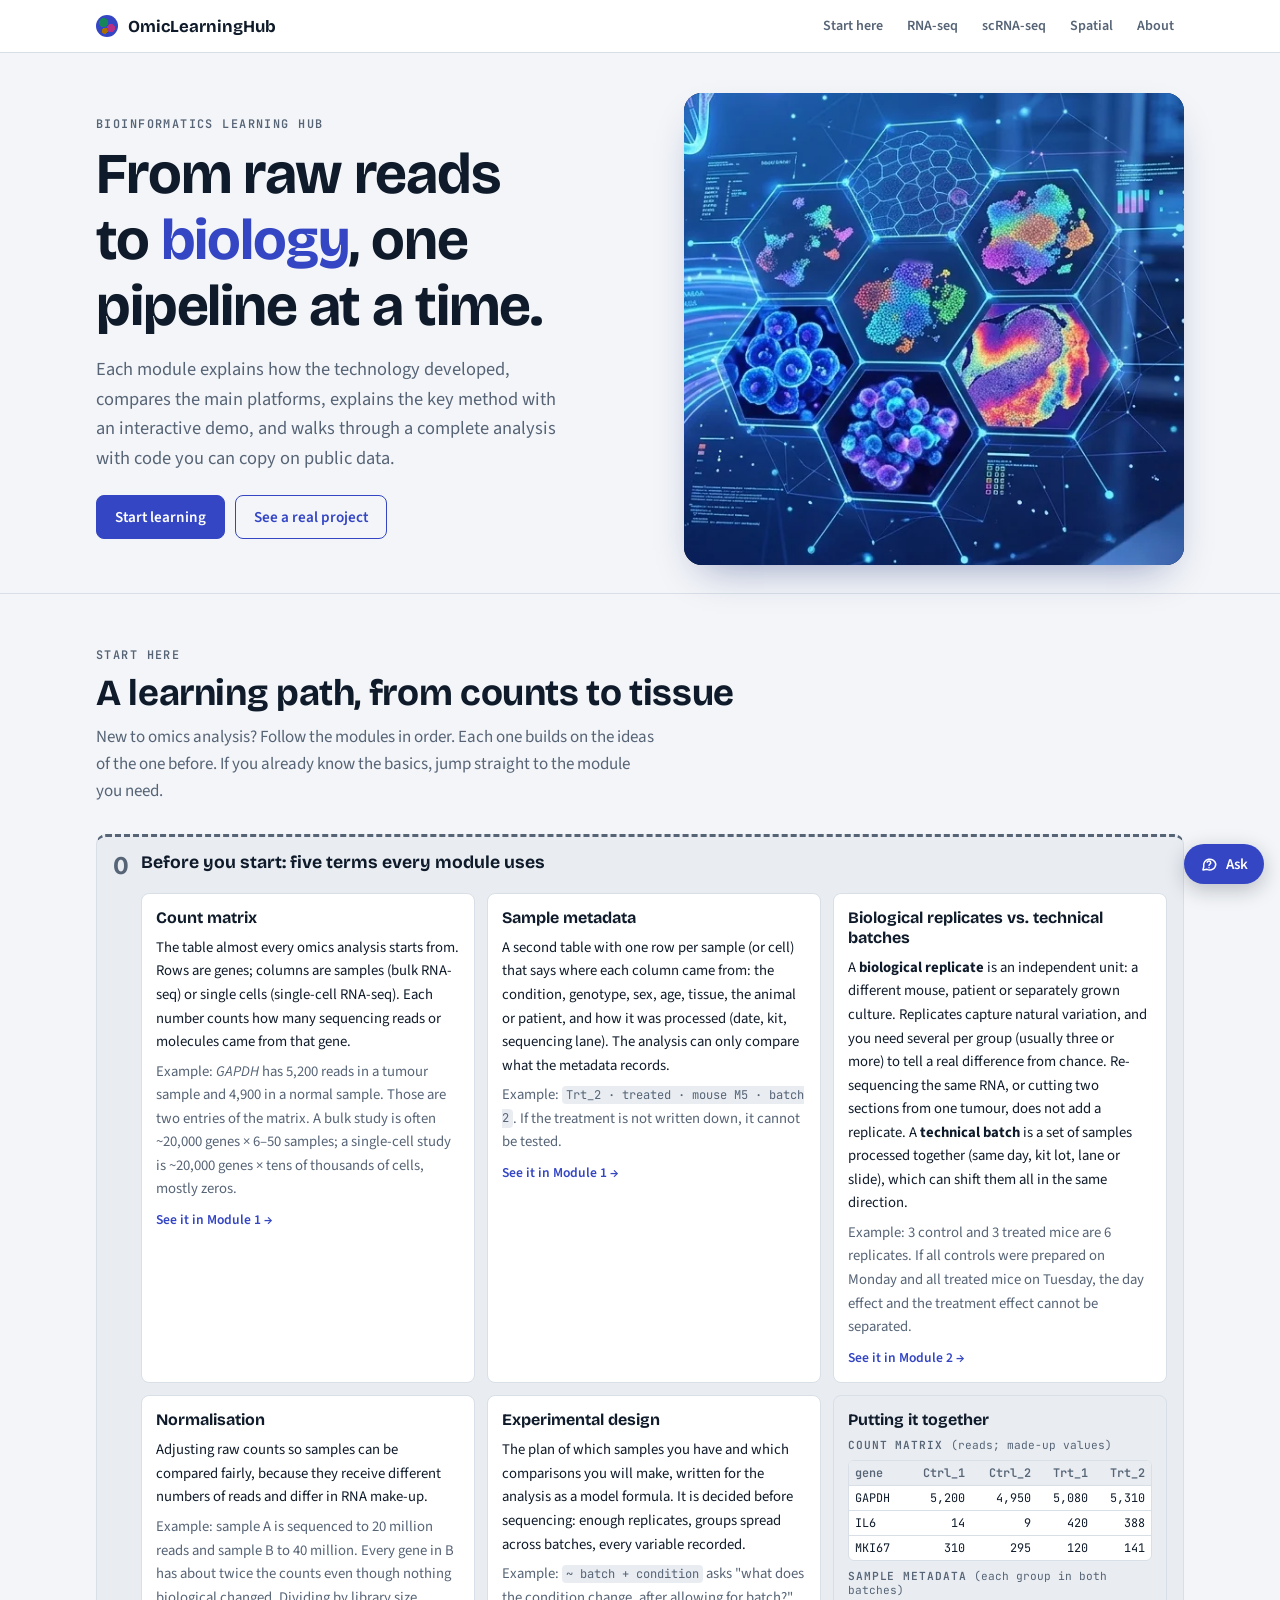
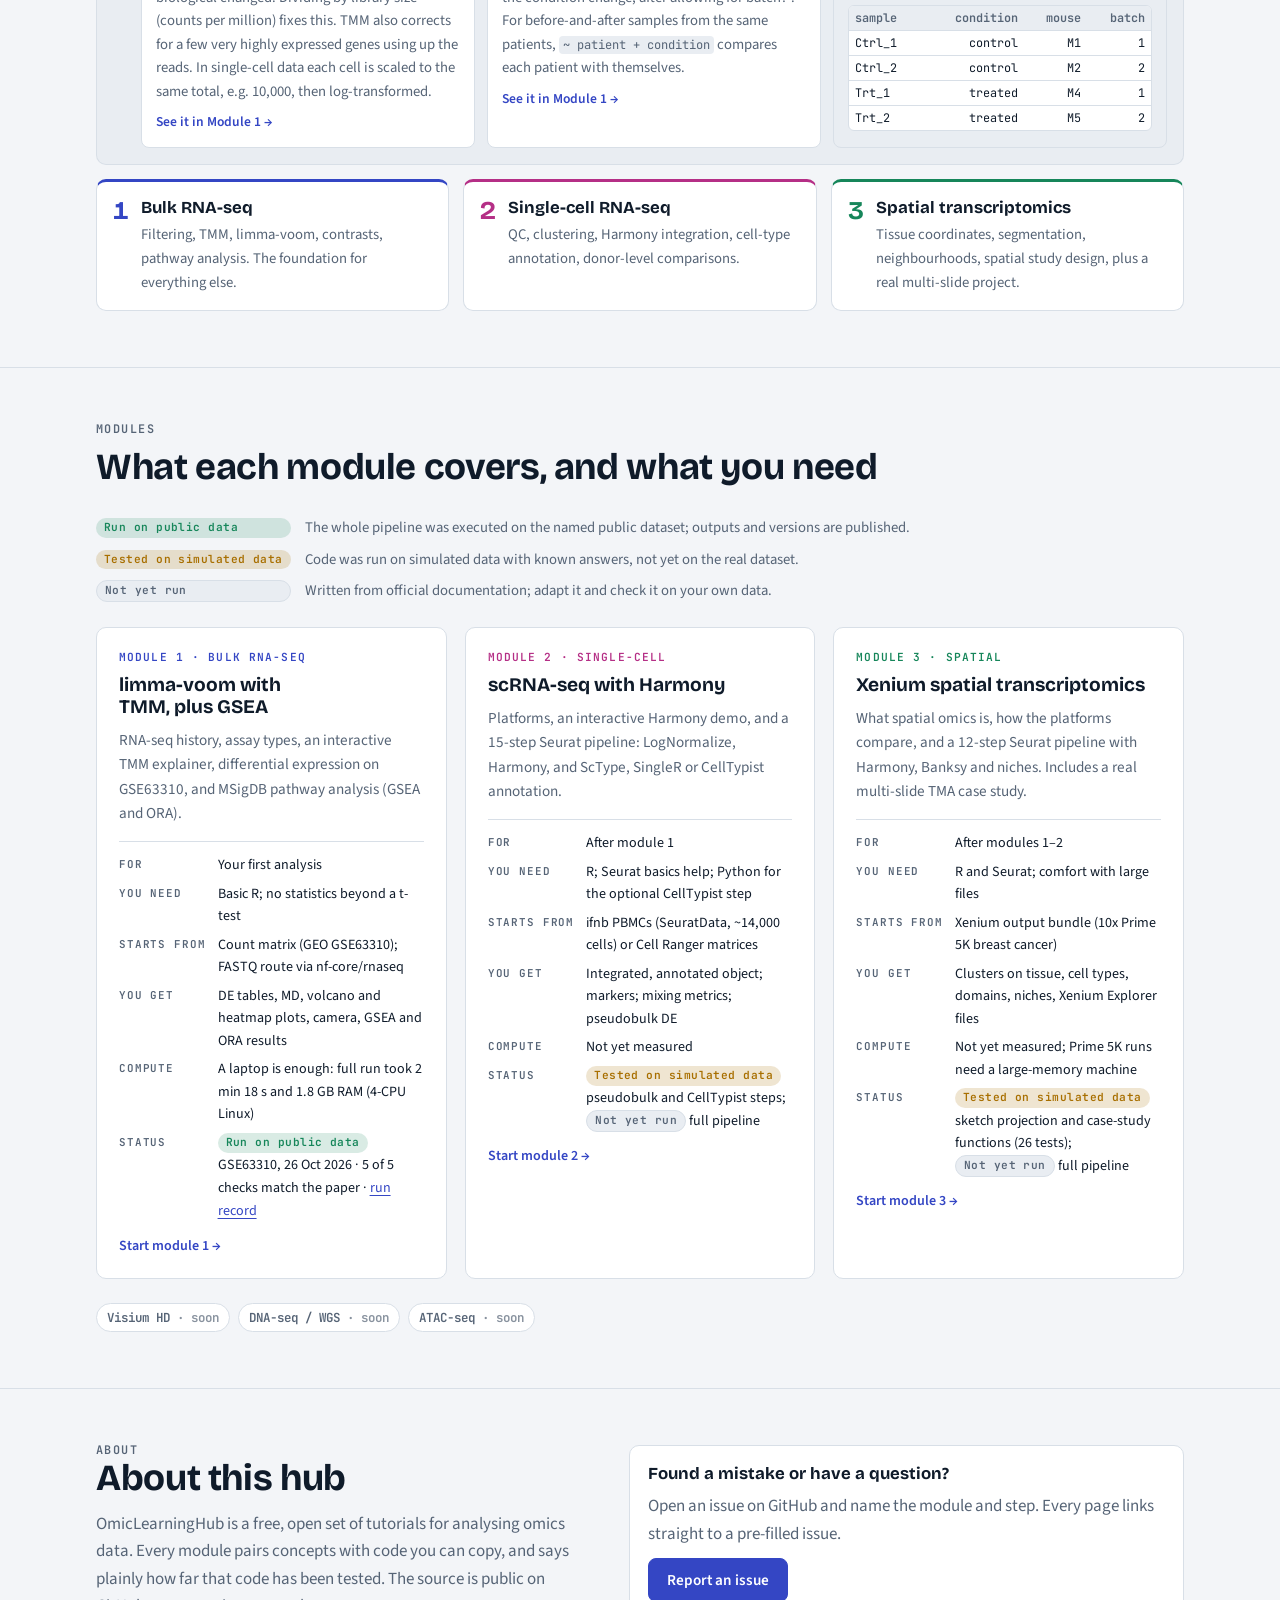
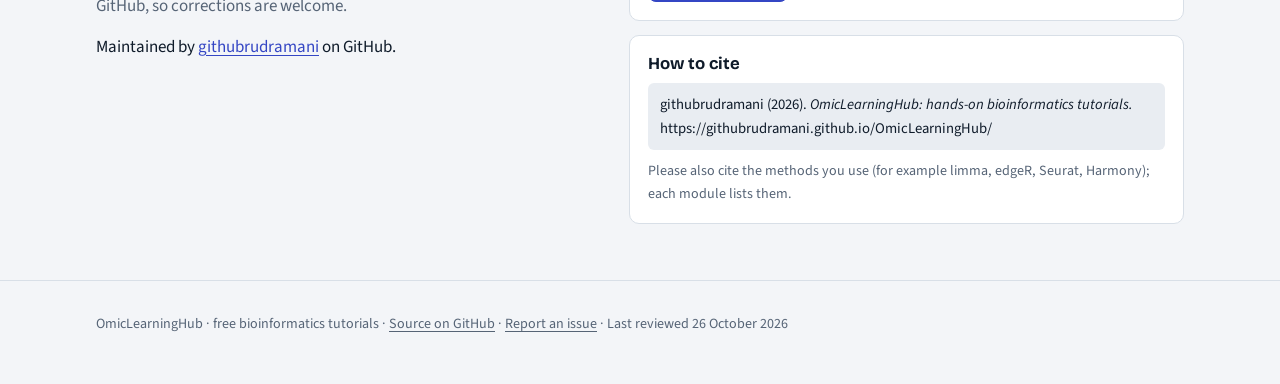
<file: index.html>
<!doctype html>
<html lang="en">
<head>
<meta charset="utf-8">
<meta name="viewport" content="width=device-width, initial-scale=1, viewport-fit=cover">
<title>OmicLearningHub</title>
<meta name="description" content="Hands-on bioinformatics learning modules: spatial transcriptomics (Xenium), bulk RNA-seq with limma-voom, and single-cell RNA-seq with Harmony.">
<meta property="og:title" content="OmicLearningHub">
<meta property="og:description" content="Hands-on bioinformatics learning hub: Xenium spatial, bulk RNA-seq (limma-voom, GSEA) and single-cell RNA-seq (Harmony, ScType, CellTypist).">
<meta property="og:image" content="https://githubrudramani.github.io/OmicLearningHub/assets/og-image.jpg">
<meta property="og:image:width" content="1200"><meta property="og:image:height" content="630">
<meta property="og:url" content="https://githubrudramani.github.io/OmicLearningHub/">
<meta property="og:type" content="website">
<meta name="twitter:card" content="summary_large_image">
<link rel="preconnect" href="https://fonts.googleapis.com">
<link rel="preconnect" href="https://fonts.gstatic.com" crossorigin>
<link rel="stylesheet" href="https://fonts.googleapis.com/css2?family=Bricolage+Grotesque:opsz,wght@12..96,500;12..96,700&family=Source+Sans+3:ital,wght@0,400;0,600;0,700;1,400&family=JetBrains+Mono:wght@400;600&display=swap">
<style>:root{padding-top:env(safe-area-inset-top,0px);padding-bottom:env(safe-area-inset-bottom,0px)}body{margin:0}img{max-width:100%}[hidden]{display:none!important}

:root{
  --bg:#F3F5F8; --surface:#FFFFFF; --sunk:#E9EDF2; --ink:#0F1B2A; --muted:#566476; --line:#D8DFE7;
  --accent:#3446C4; --ch-green:#16865A; --ch-mag:#B52F86; --ch-amber:#A86F00;
  --good:#16865A; --bad:#B42318; --up:#C2410C; --down:#2563EB; --ns:#9AA6B5;
  --code-bg:#0E1622; --code-ink:#DCE6F2; --code-dim:#7F90A6; --plot:#FFFFFF; --grid:#E4E9EF;
  --f-display:"Bricolage Grotesque","Avenir Next","Segoe UI",system-ui,sans-serif;
  --f-body:"Source Sans 3","Segoe UI",system-ui,-apple-system,sans-serif;
  --f-mono:"JetBrains Mono",ui-monospace,"SFMono-Regular",Menlo,Consolas,monospace;
  --r:10px;
}
@media (prefers-color-scheme: dark){:root:not([data-theme="light"]){
  --bg:#0A0F17; --surface:#111925; --sunk:#0D141E; --ink:#E5ECF4; --muted:#93A2B5; --line:#223042;
  --accent:#8E9CFF; --ch-green:#4CD49A; --ch-mag:#F06DC2; --ch-amber:#F0B547;
  --good:#4CD49A; --bad:#FF7A6E; --up:#FB923C; --down:#60A5FA; --ns:#5B6878;
  --code-bg:#070C13; --plot:#0D141E; --grid:#1C2836; color-scheme:dark}}
:root[data-theme="dark"]{
  --bg:#0A0F17; --surface:#111925; --sunk:#0D141E; --ink:#E5ECF4; --muted:#93A2B5; --line:#223042;
  --accent:#8E9CFF; --ch-green:#4CD49A; --ch-mag:#F06DC2; --ch-amber:#F0B547;
  --good:#4CD49A; --bad:#FF7A6E; --up:#FB923C; --down:#60A5FA; --ns:#5B6878;
  --code-bg:#070C13; --plot:#0D141E; --grid:#1C2836; color-scheme:dark}

*{box-sizing:border-box}
body{background:var(--bg);color:var(--ink);font:400 17px/1.6 var(--f-body);-webkit-font-smoothing:antialiased}
body::before{content:"";position:fixed;inset:0 0 auto;height:env(safe-area-inset-top,0px);z-index:10;background:var(--surface)}
a{color:var(--accent);text-underline-offset:3px}
a:focus-visible,button:focus-visible,summary:focus-visible,input:focus-visible{outline:2px solid var(--accent);outline-offset:2px;border-radius:4px}
h1,h2,h3{font-family:var(--f-display);text-wrap:balance;line-height:1.15;margin:0}
h2{font-size:clamp(1.7rem,3.2vw,2.3rem);font-weight:700;letter-spacing:-.01em}
h3{font-size:1.2rem;font-weight:700}
p{margin:0}
.wrap{max-width:1120px;margin:0 auto;padding-left:max(16px,env(safe-area-inset-left,0px));padding-right:max(16px,env(safe-area-inset-right,0px))}
.eyebrow{font:600 .74rem/1 var(--f-mono);letter-spacing:.12em;text-transform:uppercase;color:var(--muted)}
.prose{max-width:66ch;display:grid;gap:14px}
.muted{color:var(--muted)}
code{font-family:var(--f-mono);font-size:.86em;background:var(--sunk);padding:.1em .35em;border-radius:4px}

.top{position:sticky;top:env(safe-area-inset-top,0px);z-index:9;background:var(--surface);border-bottom:1px solid var(--line)}
.top .wrap{display:flex;align-items:center;gap:20px;padding-block:10px;flex-wrap:wrap}
.brand{display:flex;align-items:center;gap:10px;font:700 1.05rem var(--f-display);color:var(--ink);text-decoration:none}
.brand i{width:22px;height:22px;border-radius:50%;background:radial-gradient(circle at 35% 35%,var(--ch-green) 0 22%,transparent 23%),radial-gradient(circle at 68% 60%,var(--ch-mag) 0 20%,transparent 21%),radial-gradient(circle at 40% 72%,var(--ch-amber) 0 14%,transparent 15%),var(--accent);display:block}
.tabs{display:flex;gap:4px;overflow-x:auto;scrollbar-width:none;margin-left:auto}
.tabs a{font:600 .88rem var(--f-body);color:var(--muted);text-decoration:none;padding:6px 10px;border-radius:6px;white-space:nowrap}
.tabs a:hover{color:var(--ink);background:var(--sunk)}
.modules{display:flex;gap:8px;flex-wrap:wrap;margin-top:18px}
.chip{font:600 .78rem var(--f-mono);padding:5px 10px;border-radius:999px;border:1px solid var(--line);color:var(--muted);background:var(--surface);text-decoration:none}
a.chip:hover{border-color:var(--muted);color:var(--ink)}
.chip.on{border-color:var(--accent);color:var(--accent)}
.chip.soon::after{content:" · soon";opacity:.7}

.hero{padding-block:40px 28px}
.hero-grid{display:grid;grid-template-columns:1.05fr .95fr;gap:36px;align-items:center}
.hero h1{font-size:clamp(2.2rem,5vw,3.6rem);font-weight:700;letter-spacing:-.02em}
.hero h1 em{font-style:normal;color:var(--accent)}
.hero .lede{font-size:1.15rem;color:var(--muted);max-width:52ch;margin-top:16px}
.fig{margin:0;background:var(--surface);border:1px solid var(--line);border-radius:14px;padding:14px;max-width:100%}
.fig canvas{width:100%;aspect-ratio:5/4;display:block}
.fig figcaption{font:600 .72rem var(--f-mono);color:var(--muted);display:flex;gap:14px;flex-wrap:wrap;margin-top:6px}
.fig figcaption span{display:flex;align-items:center;gap:5px}
.fig figcaption b{width:8px;height:8px;border-radius:50%;display:inline-block}

section{padding-block:56px;border-top:1px solid var(--line)}
.sec-head{display:grid;gap:10px;margin-bottom:28px}

/* timeline */
.timeline{position:relative;display:grid;gap:0;margin-top:8px}
.era{display:grid;grid-template-columns:110px 28px minmax(0,1fr);gap:0 14px}
.era .yr{font:700 1.15rem/1.3 var(--f-display);text-align:right;font-variant-numeric:tabular-nums;padding-top:2px}
.era .rail{position:relative}
.era .rail::before{content:"";position:absolute;left:50%;top:0;bottom:0;width:2px;transform:translateX(-50%);background:var(--line)}
.era .rail i{position:absolute;left:50%;top:8px;width:14px;height:14px;border-radius:50%;transform:translateX(-50%);background:var(--surface);border:3px solid var(--c,var(--accent))}
.era .body{padding-bottom:26px;display:grid;gap:6px;max-width:72ch}
.era .body h3{font-size:1.08rem}
.era .kind{font:600 .68rem var(--f-mono);text-transform:uppercase;letter-spacing:.1em;color:var(--c,var(--accent))}
.era .body p{color:var(--muted);font-size:.96rem}
.era:last-child .rail::before{bottom:auto;height:20px}

.flav{margin-top:36px;overflow-x:auto;border:1px solid var(--line);border-radius:var(--r);background:var(--surface)}
.flav table,.cmp table,.res-table table{border-collapse:collapse;width:100%;font-size:.93rem}
.flav table{min-width:820px}
.flav th,.flav td,.cmp th,.cmp td,.res-table th,.res-table td{padding:11px 14px;text-align:left;border-bottom:1px solid var(--line);vertical-align:top}
.flav th,.cmp th,.res-table th{font:600 .72rem var(--f-mono);text-transform:uppercase;letter-spacing:.08em;color:var(--muted);background:var(--sunk)}
.flav tr:last-child td,.cmp tr:last-child td,.res-table tr:last-child td{border-bottom:0}
.flav td:first-child{font-weight:700;white-space:nowrap}

/* TMM explainer */
.tmm{display:grid;grid-template-columns:minmax(0,1.1fr) minmax(0,.9fr);gap:28px;align-items:start}
.ctrl{display:grid;gap:14px;background:var(--surface);border:1px solid var(--line);border-radius:var(--r);padding:20px}
.ctrl label{display:grid;gap:4px;font-weight:600;font-size:.94rem}
.ctrl label span{display:flex;justify-content:space-between;gap:8px}
.ctrl output{font:600 .9rem var(--f-mono);color:var(--accent)}
.ctrl input[type=range]{width:100%;accent-color:var(--accent)}
.seg{display:inline-flex;border:1px solid var(--line);border-radius:8px;overflow:hidden}
.seg button{font:600 .86rem var(--f-body);border:0;background:var(--surface);color:var(--muted);padding:7px 12px;cursor:pointer}
.seg button[aria-pressed="true"]{background:var(--ink);color:var(--bg)}
.readout{display:grid;grid-template-columns:1fr 1fr;gap:10px}
.readout div{background:var(--sunk);border-radius:8px;padding:10px 12px}
.readout b{display:block;font:700 1.35rem var(--f-display);font-variant-numeric:tabular-nums}
.readout small{color:var(--muted);font-size:.8rem}
.ma-wrap{background:var(--surface);border:1px solid var(--line);border-radius:var(--r);padding:14px;min-width:0}
.ma-wrap canvas{width:100%;aspect-ratio:4/3;display:block}
.ma-wrap p{font-size:.88rem;color:var(--muted);margin-top:8px}
.steps-list{margin:0;padding-left:1.2em;display:grid;gap:6px}

.cmp{margin-top:28px;overflow-x:auto;border:1px solid var(--line);border-radius:var(--r);background:var(--surface)}
.cmp table{min-width:680px}

/* pipeline */
.pipe-layout{display:grid;grid-template-columns:240px minmax(0,1fr);gap:32px;align-items:start}
.toc{position:sticky;top:calc(env(safe-area-inset-top,0px) + 76px);display:grid;gap:2px;font-size:.9rem}
.toc .prog{font:600 .78rem var(--f-mono);color:var(--muted);margin-bottom:8px}
.toc .bar{height:4px;background:var(--sunk);border-radius:2px;overflow:hidden;margin-bottom:12px}
.toc .bar i{display:block;height:100%;width:0;background:var(--ch-green);transition:width .3s}
.toc a{display:grid;grid-template-columns:28px 1fr;gap:4px;padding:5px 6px;border-radius:6px;color:var(--muted);text-decoration:none}
.toc a:hover{background:var(--sunk);color:var(--ink)}
.toc a.done{color:var(--ch-green)}
.toc a span:first-child{font:600 .78rem/1.7 var(--f-mono)}
.steps{display:grid;gap:22px;min-width:0}
.step{background:var(--surface);border:1px solid var(--line);border-radius:var(--r);padding:24px;display:grid;gap:14px;min-width:0;scroll-margin-top:90px}
.step-head{display:grid;grid-template-columns:auto 1fr auto;gap:14px;align-items:start}
.num{font:700 1.5rem/1 var(--f-display);color:var(--accent);min-width:2ch;font-variant-numeric:tabular-nums}
.step-head .kind{font:600 .7rem var(--f-mono);text-transform:uppercase;letter-spacing:.1em;color:var(--muted);margin-bottom:4px}
.done-toggle{display:flex;align-items:center;gap:6px;font:600 .8rem var(--f-body);color:var(--muted);cursor:pointer;white-space:nowrap}
.done-toggle input{accent-color:var(--ch-green);width:16px;height:16px}
.step .why{color:var(--muted);max-width:70ch}
.callout{border-left:3px solid var(--ch-amber);background:color-mix(in srgb,var(--ch-amber) 8%,var(--surface));padding:10px 14px;border-radius:0 6px 6px 0;font-size:.93rem}
.callout.new{border-color:var(--ch-mag);background:color-mix(in srgb,var(--ch-mag) 7%,var(--surface))}
.callout.warn{border-color:var(--bad);background:color-mix(in srgb,var(--bad) 7%,var(--surface))}
.callout b{font-family:var(--f-mono);font-size:.74rem;letter-spacing:.08em;text-transform:uppercase;margin-right:6px}
.check{border-left:3px solid var(--ch-green);background:color-mix(in srgb,var(--ch-green) 7%,var(--surface));padding:10px 14px;border-radius:0 6px 6px 0;font-size:.93rem}
.check b{font-family:var(--f-mono);font-size:.74rem;letter-spacing:.08em;text-transform:uppercase;margin-right:6px;color:var(--ch-green)}
.code{position:relative;background:var(--code-bg);border-radius:8px;min-width:0}
.code .lang{position:absolute;left:14px;top:9px;font:600 .68rem var(--f-mono);color:var(--code-dim);letter-spacing:.1em;text-transform:uppercase}
.code button{position:absolute;right:8px;top:6px;font:600 .74rem var(--f-mono);background:transparent;border:1px solid #2A3A50;color:var(--code-ink);padding:3px 9px;border-radius:5px;cursor:pointer}
.code button:hover{border-color:var(--code-dim)}
.code pre{margin:0;padding:34px 16px 16px;overflow-x:auto;font:400 .84rem/1.6 var(--f-mono);color:var(--code-ink);tab-size:2}
.code pre .c{color:var(--code-dim)}
.out{font:400 .82rem/1.6 var(--f-mono);background:var(--sunk);border-radius:8px;padding:12px 16px;overflow-x:auto;margin:0;white-space:pre;color:var(--ink)}
.out::before{content:"Output";display:block;font:600 .66rem var(--f-mono);letter-spacing:.1em;text-transform:uppercase;color:var(--muted);margin-bottom:4px}
.res-table{overflow-x:auto;border:1px solid var(--line);border-radius:8px}
.res-table table{min-width:420px;font-variant-numeric:tabular-nums}
.res-table td.n{text-align:right}
.res-table th.n{text-align:right}
details.track{border:1px dashed var(--line);border-radius:8px;padding:10px 14px}
details.track summary{cursor:pointer;font:600 .9rem var(--f-body);color:var(--accent)}
details.track[open] summary{margin-bottom:10px}

.res-grid{display:grid;grid-template-columns:repeat(3,minmax(0,1fr));gap:24px}
.res-grid h3{font-size:1rem;margin-bottom:10px}
.res-grid ul{list-style:none;margin:0;padding:0;display:grid;gap:8px;font-size:.95rem}
.res-grid li span{display:block;color:var(--muted);font-size:.85rem}
dl.gloss{display:grid;grid-template-columns:minmax(150px,max-content) 1fr;gap:8px 20px;margin:0;font-size:.95rem}
dl.gloss dt{font:600 .85rem var(--f-mono);color:var(--accent)}
dl.gloss dd{margin:0}
footer{padding-block:32px 48px;border-top:1px solid var(--line);color:var(--muted);font-size:.88rem}

@media (max-width:900px){
  .hero-grid,.pipe-layout,.tmm{grid-template-columns:1fr}
  .res-grid{grid-template-columns:1fr 1fr}
  .toc{position:static;grid-template-columns:1fr 1fr}
  .toc .prog,.toc .bar{grid-column:1/-1}
}
@media (max-width:560px){
  body{font-size:16px}
  .res-grid,.toc{grid-template-columns:1fr}
  .tabs{margin-left:0;width:100%}
  .step{padding:18px}
  .step-head{grid-template-columns:auto 1fr}
  .done-toggle{grid-column:2}
  .era{grid-template-columns:62px 22px minmax(0,1fr);gap:0 10px}
  .era .yr{font-size:.95rem}
  dl.gloss{grid-template-columns:1fr;gap:2px 0}
  dl.gloss dd{margin-bottom:8px}
}
@media (prefers-reduced-motion:reduce){*{transition:none!important;scroll-behavior:auto!important}}
html{scroll-behavior:smooth}

.mods{display:grid;grid-template-columns:repeat(3,minmax(0,1fr));gap:18px}
.mod{display:grid;gap:10px;align-content:start;background:var(--surface);border:1px solid var(--line);border-radius:var(--r);padding:22px;text-decoration:none;color:var(--ink);transition:border-color .2s,transform .2s}
.mod:hover{border-color:var(--accent);transform:translateY(-2px)}
.mod .k{font:600 .7rem var(--f-mono);text-transform:uppercase;letter-spacing:.1em}
.mod p{color:var(--muted);font-size:.95rem}
.mod .go{font:600 .88rem var(--f-body);color:var(--accent)}
.mod.soon{opacity:.7;border-style:dashed}
@media (max-width:900px){.mods{grid-template-columns:1fr}}

.hero-art{margin:0;border-radius:18px;overflow:hidden;background:#06122b;box-shadow:0 18px 40px -18px rgba(20,40,120,.45);max-width:100%;aspect-ratio:540/510}
.hero-art img{display:block;width:100%;height:100%;object-fit:cover}
.hero-cta{display:flex;gap:10px;flex-wrap:wrap;margin-top:22px}
.btn{font:600 .95rem var(--f-body);text-decoration:none;padding:10px 18px;border-radius:8px;background:var(--accent);color:var(--surface);border:1px solid var(--accent)}
.btn.ghost{background:transparent;color:var(--accent)}
@media (max-width:900px){.hero-art{max-width:520px}}

.sec{padding-block:56px;border-top:1px solid var(--line)}
.path{list-style:none;margin:0;padding:0;display:grid;grid-template-columns:repeat(4,minmax(0,1fr));gap:14px;counter-reset:none}
.path-step{position:relative;display:grid;grid-template-columns:auto minmax(0,1fr);gap:12px;background:var(--surface);border:1px solid var(--line);border-top:3px solid var(--c,var(--muted));border-radius:var(--r);padding:16px}
.path-step.pre{background:var(--sunk);border-top-style:dashed}
.path-n{font:700 1.6rem/1 var(--f-display);color:var(--c,var(--muted));font-variant-numeric:tabular-nums}
.path-step h3{font-size:1.05rem;margin-bottom:6px}
.path-step h3 a{color:var(--ink);text-decoration:none}
.path-step h3 a:hover{color:var(--accent)}
.path-step p,.path-step li{font-size:.92rem;color:var(--muted)}
.path-step ul{margin:6px 0 0;padding-left:1.1em;display:grid;gap:3px}
.legend-row{display:grid;grid-template-columns:max-content minmax(0,1fr);gap:8px 14px;align-items:center;margin-bottom:24px;font-size:.92rem;max-width:860px}
.st{display:inline-block;font:600 .7rem/1.4 var(--f-mono);letter-spacing:.04em;padding:2px 8px;border-radius:999px;white-space:nowrap;vertical-align:1px}
.st-run{background:color-mix(in srgb,var(--good) 16%,transparent);color:var(--good)}
.st-sim{background:color-mix(in srgb,var(--ch-amber) 18%,transparent);color:var(--ch-amber)}
.st-not{background:var(--sunk);color:var(--muted);border:1px solid var(--line)}
.mod{cursor:default}
.mod:hover{transform:none}
.mod h3 a{color:var(--ink);text-decoration:none}
.mod h3 a:hover{color:var(--accent)}
.mod .go{text-decoration:none}
.facts{display:grid;grid-template-columns:max-content minmax(0,1fr);gap:6px 12px;margin:6px 0 4px;font-size:.88rem;border-top:1px solid var(--line);padding-top:12px}
.facts dt{font:600 .68rem/1.9 var(--f-mono);text-transform:uppercase;letter-spacing:.08em;color:var(--muted)}
.facts dd{margin:0}
.about{display:grid;grid-template-columns:minmax(0,1fr) minmax(0,1.1fr);gap:28px;align-items:start}
.about-cards{display:grid;gap:14px}
.about-card{background:var(--surface);border:1px solid var(--line);border-radius:var(--r);padding:18px;display:grid;gap:10px;justify-items:start}
.about-card h3{font-size:1.05rem}
.cite{font-size:.92rem;background:var(--sunk);padding:10px 12px;border-radius:6px;margin:0;overflow-wrap:anywhere}
.foot a{color:var(--muted)}
@media (max-width:900px){.path{grid-template-columns:1fr 1fr}.about{grid-template-columns:1fr}}
@media (max-width:560px){.path{grid-template-columns:1fr}.legend-row{grid-template-columns:1fr;gap:2px}.legend-row .muted{margin-bottom:8px}}

.path{grid-template-columns:repeat(3,minmax(0,1fr))}
.path-step.pre{grid-column:1/-1}
.pre-body{display:grid;grid-template-columns:minmax(0,1.35fr) minmax(0,1fr);gap:24px;align-items:start}
.pre-body p{font-size:.95rem;line-height:1.65;color:var(--ink)}
.pre-body a{color:var(--accent)}
.pre-body code{font-size:.85em}
.pre-ex{display:grid;gap:6px;min-width:0}
.ex-cap{font:600 .7rem var(--f-mono)!important;text-transform:uppercase;letter-spacing:.08em;color:var(--muted)!important;margin-top:4px}
.ex-cap span{text-transform:none;letter-spacing:0;font-weight:400}
.ex-tbl{overflow-x:auto;background:var(--surface);border:1px solid var(--line);border-radius:6px}
.ex-tbl table{border-collapse:collapse;width:100%;font:400 .8rem var(--f-mono);font-variant-numeric:tabular-nums}
.ex-tbl th,.ex-tbl td{padding:5px 10px;text-align:right;border-bottom:1px solid var(--line);white-space:nowrap}
.ex-tbl th:first-child,.ex-tbl td:first-child{text-align:left}
.ex-tbl th{color:var(--muted);font-weight:600;background:var(--sunk)}
.ex-tbl tr:last-child td{border-bottom:0}
@media (max-width:900px){.path{grid-template-columns:1fr 1fr 1fr}.pre-body{grid-template-columns:1fr}}
@media (max-width:700px){.path{grid-template-columns:1fr}}

.pre-wrap{display:grid;gap:14px;min-width:0}
.pre-wrap>h3{font-size:1.1rem}
.terms{display:grid;grid-template-columns:repeat(3,minmax(0,1fr));gap:12px}
.term{background:var(--surface);border:1px solid var(--line);border-radius:8px;padding:14px;display:grid;gap:8px;align-content:start;min-width:0}
.term h4{margin:0;font:700 1rem/1.25 var(--f-display);color:var(--ink)}
.term p{margin:0;font-size:.92rem;line-height:1.6;color:var(--ink)}
.term .eg{display:block;margin-top:6px;color:var(--muted)}
.term a{font-size:.85rem;font-weight:600;color:var(--accent);text-decoration:none}
.term a:hover{text-decoration:underline}
.term code{font-size:.82em}
.term.together{background:var(--sunk)}
.term.together .ex-tbl table{font-size:.74rem}
.term.together .ex-tbl th,.term.together .ex-tbl td{padding:4px 6px}
@media (max-width:1000px){.terms{grid-template-columns:1fr 1fr}}
@media (max-width:640px){.terms{grid-template-columns:1fr}}
</style>
<link rel="stylesheet" href="assets/ask/ask.css">
</head>
<body>
<header class="top"><div class="wrap"><a class="brand" href="index.html"><i aria-hidden="true"></i>OmicLearningHub</a>
<nav class="tabs" aria-label="Site"><a href="#start">Start here</a><a href="rnaseq.html">RNA-seq</a><a href="scrnaseq.html">scRNA-seq</a><a href="xenium.html">Spatial</a><a href="#about">About</a></nav></div></header>
<main>
  <div class="hero"><div class="wrap hero-grid">
    <div>
      <p class="eyebrow">Bioinformatics learning hub</p>
      <h1 style="max-width:18ch;margin-top:10px">From raw reads to <em>biology</em>, one pipeline at a time.</h1>
      <p class="lede">Each module explains how the technology developed, compares the main platforms, explains the key method with an interactive demo, and walks through a complete analysis with code you can copy on public data.</p>
      <div class="hero-cta"><a class="btn" href="#start">Start learning</a><a class="btn ghost" href="xenium.html#case-study">See a real project</a></div>
    </div>
    <figure class="hero-art">
      <picture>
        <source srcset="assets/hero-omics.webp" type="image/webp">
        <img src="assets/hero-omics.jpg" width="540" height="510" alt="Hexagon panels of omics data: single-cell UMAP clusters, cell images, and spatial tissue maps">
      </picture>
    </figure>
  </div></div>
  <section id="start" class="sec"><div class="wrap">
    <div class="sec-head">
      <p class="eyebrow">Start here</p>
      <h2>A learning path, from counts to tissue</h2>
      <p class="muted" style="max-width:70ch">New to omics analysis? Follow the modules in order. Each one builds on the ideas of the one before. If you already know the basics, jump straight to the module you need.</p>
    </div>
    <ol class="path">
      <li class="path-step pre">
        <span class="path-n">0</span>
        <div class="pre-wrap">
          <h3>Before you start: five terms every module uses</h3>
          <div class="terms">
            <div class="term">
              <h4>Count matrix</h4>
              <p>The table almost every omics analysis starts from. Rows are genes; columns are samples (bulk RNA-seq) or single cells (single-cell RNA-seq). Each number counts how many sequencing reads or molecules came from that gene. <span class="eg">Example: <em>GAPDH</em> has 5,200 reads in a tumour sample and 4,900 in a normal sample. Those are two entries of the matrix. A bulk study is often ~20,000 genes × 6–50 samples; a single-cell study is ~20,000 genes × tens of thousands of cells, mostly zeros.</span></p>
              <a href="rnaseq.html#s3">See it in Module 1 →</a>
            </div>
            <div class="term">
              <h4>Sample metadata</h4>
              <p>A second table with one row per sample (or cell) that says where each column came from: the condition, genotype, sex, age, tissue, the animal or patient, and how it was processed (date, kit, sequencing lane). The analysis can only compare what the metadata records. <span class="eg">Example: <code>Trt_2 · treated · mouse M5 · batch 2</code>. If the treatment is not written down, it cannot be tested.</span></p>
              <a href="rnaseq.html#s4">See it in Module 1 →</a>
            </div>
            <div class="term">
              <h4>Biological replicates vs. technical batches</h4>
              <p>A <strong>biological replicate</strong> is an independent unit: a different mouse, patient or separately grown culture. Replicates capture natural variation, and you need several per group (usually three or more) to tell a real difference from chance. Re-sequencing the same RNA, or cutting two sections from one tumour, does not add a replicate. A <strong>technical batch</strong> is a set of samples processed together (same day, kit lot, lane or slide), which can shift them all in the same direction. <span class="eg">Example: 3 control and 3 treated mice are 6 replicates. If all controls were prepared on Monday and all treated mice on Tuesday, the day effect and the treatment effect cannot be separated.</span></p>
              <a href="scrnaseq.html#s14">See it in Module 2 →</a>
            </div>
            <div class="term">
              <h4>Normalisation</h4>
              <p>Adjusting raw counts so samples can be compared fairly, because they receive different numbers of reads and differ in RNA make-up. <span class="eg">Example: sample A is sequenced to 20 million reads and sample B to 40 million. Every gene in B has about twice the counts even though nothing biological changed. Dividing by library size (counts per million) fixes this. TMM also corrects for a few very highly expressed genes using up the reads. In single-cell data each cell is scaled to the same total, e.g. 10,000, then log-transformed.</span></p>
              <a href="rnaseq.html#tmm">See it in Module 1 →</a>
            </div>
            <div class="term">
              <h4>Experimental design</h4>
              <p>The plan of which samples you have and which comparisons you will make, written for the analysis as a model formula. It is decided before sequencing: enough replicates, groups spread across batches, every variable recorded. <span class="eg">Example: <code>~ batch + condition</code> asks "what does the condition change, after allowing for batch?". For before-and-after samples from the same patients, <code>~ patient + condition</code> compares each patient with themselves.</span></p>
              <a href="rnaseq.html#s8">See it in Module 1 →</a>
            </div>
            <div class="term together">
              <h4>Putting it together</h4>
              <p class="ex-cap">Count matrix <span>(reads; made-up values)</span></p>
              <div class="ex-tbl"><table>
                <thead><tr><th>gene</th><th>Ctrl_1</th><th>Ctrl_2</th><th>Trt_1</th><th>Trt_2</th></tr></thead>
                <tbody>
                  <tr><td>GAPDH</td><td>5,200</td><td>4,950</td><td>5,080</td><td>5,310</td></tr>
                  <tr><td>IL6</td><td>14</td><td>9</td><td>420</td><td>388</td></tr>
                  <tr><td>MKI67</td><td>310</td><td>295</td><td>120</td><td>141</td></tr>
                </tbody>
              </table></div>
              <p class="ex-cap">Sample metadata <span>(each group in both batches)</span></p>
              <div class="ex-tbl"><table>
                <thead><tr><th>sample</th><th>condition</th><th>mouse</th><th>batch</th></tr></thead>
                <tbody>
                  <tr><td>Ctrl_1</td><td>control</td><td>M1</td><td>1</td></tr>
                  <tr><td>Ctrl_2</td><td>control</td><td>M2</td><td>2</td></tr>
                  <tr><td>Trt_1</td><td>treated</td><td>M4</td><td>1</td></tr>
                  <tr><td>Trt_2</td><td>treated</td><td>M5</td><td>2</td></tr>
                </tbody>
              </table></div>
            </div>
          </div>
        </div>
      </li>
      <li class="path-step" style="--c:var(--accent)">
        <span class="path-n">1</span>
        <div><h3><a href="rnaseq.html">Bulk RNA-seq</a></h3>
        <p>Filtering, TMM, limma-voom, contrasts, pathway analysis. The foundation for everything else.</p></div>
      </li>
      <li class="path-step" style="--c:var(--ch-mag)">
        <span class="path-n">2</span>
        <div><h3><a href="scrnaseq.html">Single-cell RNA-seq</a></h3>
        <p>QC, clustering, Harmony integration, cell-type annotation, donor-level comparisons.</p></div>
      </li>
      <li class="path-step" style="--c:var(--ch-green)">
        <span class="path-n">3</span>
        <div><h3><a href="xenium.html">Spatial transcriptomics</a></h3>
        <p>Tissue coordinates, segmentation, neighbourhoods, spatial study design, plus a real multi-slide project.</p></div>
      </li>
    </ol>
  </div></section>

  <section id="modules" class="sec"><div class="wrap">
    <div class="sec-head">
      <p class="eyebrow">Modules</p>
      <h2>What each module covers, and what you need</h2>
    </div>
    <div class="legend-row" aria-label="Validation labels">
      <span class="st st-run">Run on public data</span><span class="muted">The whole pipeline was executed on the named public dataset; outputs and versions are published.</span>
      <span class="st st-sim">Tested on simulated data</span><span class="muted">Code was run on simulated data with known answers, not yet on the real dataset.</span>
      <span class="st st-not">Not yet run</span><span class="muted">Written from official documentation; adapt it and check it on your own data.</span>
    </div>
    <div class="mods">
      <article class="mod">
        <p class="k" style="color:var(--accent)">Module 1 · Bulk RNA-seq</p>
        <h3><a href="rnaseq.html">limma-voom with TMM, plus GSEA</a></h3>
        <p>RNA-seq history, assay types, an interactive TMM explainer, differential expression on GSE63310, and MSigDB pathway analysis (GSEA and ORA).</p>
        <dl class="facts">
          <dt>For</dt><dd>Your first analysis</dd>
          <dt>You need</dt><dd>Basic R; no statistics beyond a t-test</dd>
          <dt>Starts from</dt><dd>Count matrix (GEO GSE63310); FASTQ route via nf-core/rnaseq</dd>
          <dt>You get</dt><dd>DE tables, MD, volcano and heatmap plots, camera, GSEA and ORA results</dd>
          <dt>Compute</dt><dd>A laptop is enough: full run took 2 min 18 s and 1.8 GB RAM (4-CPU Linux)</dd>
          <dt>Status</dt><dd><span class="st st-run">Run on public data</span> GSE63310, 26 Oct 2026 · 5 of 5 checks match the paper · <a href="https://github.com/githubrudramani/OmicLearningHub/blob/main/rnaseq-example/RUN_RECORD.md">run record</a></dd>
        </dl>
        <a class="go" href="rnaseq.html">Start module 1 →</a>
      </article>
      <article class="mod">
        <p class="k" style="color:var(--ch-mag)">Module 2 · Single-cell</p>
        <h3><a href="scrnaseq.html">scRNA-seq with Harmony</a></h3>
        <p>Platforms, an interactive Harmony demo, and a 15-step Seurat pipeline: LogNormalize, Harmony, and ScType, SingleR or CellTypist annotation.</p>
        <dl class="facts">
          <dt>For</dt><dd>After module 1</dd>
          <dt>You need</dt><dd>R; Seurat basics help; Python for the optional CellTypist step</dd>
          <dt>Starts from</dt><dd>ifnb PBMCs (SeuratData, ~14,000 cells) or Cell Ranger matrices</dd>
          <dt>You get</dt><dd>Integrated, annotated object; markers; mixing metrics; pseudobulk DE</dd>
          <dt>Compute</dt><dd>Not yet measured</dd>
          <dt>Status</dt><dd><span class="st st-sim">Tested on simulated data</span> pseudobulk and CellTypist steps; <span class="st st-not">Not yet run</span> full pipeline</dd>
        </dl>
        <a class="go" href="scrnaseq.html">Start module 2 →</a>
      </article>
      <article class="mod">
        <p class="k" style="color:var(--ch-green)">Module 3 · Spatial</p>
        <h3><a href="xenium.html">Xenium spatial transcriptomics</a></h3>
        <p>What spatial omics is, how the platforms compare, and a 12-step Seurat pipeline with Harmony, Banksy and niches. Includes a real multi-slide TMA case study.</p>
        <dl class="facts">
          <dt>For</dt><dd>After modules 1–2</dd>
          <dt>You need</dt><dd>R and Seurat; comfort with large files</dd>
          <dt>Starts from</dt><dd>Xenium output bundle (10x Prime 5K breast cancer)</dd>
          <dt>You get</dt><dd>Clusters on tissue, cell types, domains, niches, Xenium Explorer files</dd>
          <dt>Compute</dt><dd>Not yet measured; Prime 5K runs need a large-memory machine</dd>
          <dt>Status</dt><dd><span class="st st-sim">Tested on simulated data</span> sketch projection and case-study functions (26 tests); <span class="st st-not">Not yet run</span> full pipeline</dd>
        </dl>
        <a class="go" href="xenium.html">Start module 3 →</a>
      </article>
    </div>
    <div class="modules" style="margin-top:24px"><span class="chip soon">Visium HD</span><span class="chip soon">DNA-seq / WGS</span><span class="chip soon">ATAC-seq</span></div>
  </div></section>

  <section id="about" class="sec"><div class="wrap about">
    <div>
      <p class="eyebrow">About</p>
      <h2>About this hub</h2>
      <p class="muted" style="max-width:62ch;margin-top:12px">OmicLearningHub is a free, open set of tutorials for analysing omics data. Every module pairs concepts with code you can copy, and says plainly how far that code has been tested. The source is public on GitHub, so corrections are welcome.</p>
      <p style="margin-top:14px">Maintained by <a href="https://github.com/githubrudramani" target="_blank" rel="noopener">githubrudramani</a> on GitHub.</p>
    </div>
    <div class="about-cards">
      <div class="about-card">
        <h3>Found a mistake or have a question?</h3>
        <p class="muted">Open an issue on GitHub and name the module and step. Every page links straight to a pre-filled issue.</p>
        <a class="btn" href="https://github.com/githubrudramani/OmicLearningHub/issues/new" target="_blank" rel="noopener">Report an issue</a>
      </div>
      <div class="about-card">
        <h3>How to cite</h3>
        <p class="cite" id="citeText">githubrudramani (2026). <em>OmicLearningHub: hands-on bioinformatics tutorials.</em> https://githubrudramani.github.io/OmicLearningHub/</p>
        <p class="muted" style="font-size:.88rem">Please also cite the methods you use (for example limma, edgeR, Seurat, Harmony); each module lists them.</p>
      </div>
    </div>
  </div></section>
</main>
<footer><div class="wrap foot">OmicLearningHub · free bioinformatics tutorials · <a href="https://github.com/githubrudramani/OmicLearningHub">Source on GitHub</a> · <a href="https://github.com/githubrudramani/OmicLearningHub/issues/new">Report an issue</a> · Last reviewed 26 October 2026</div></footer>
<script src="assets/ask/ask.js" defer></script>
</body>
</html>
</file>
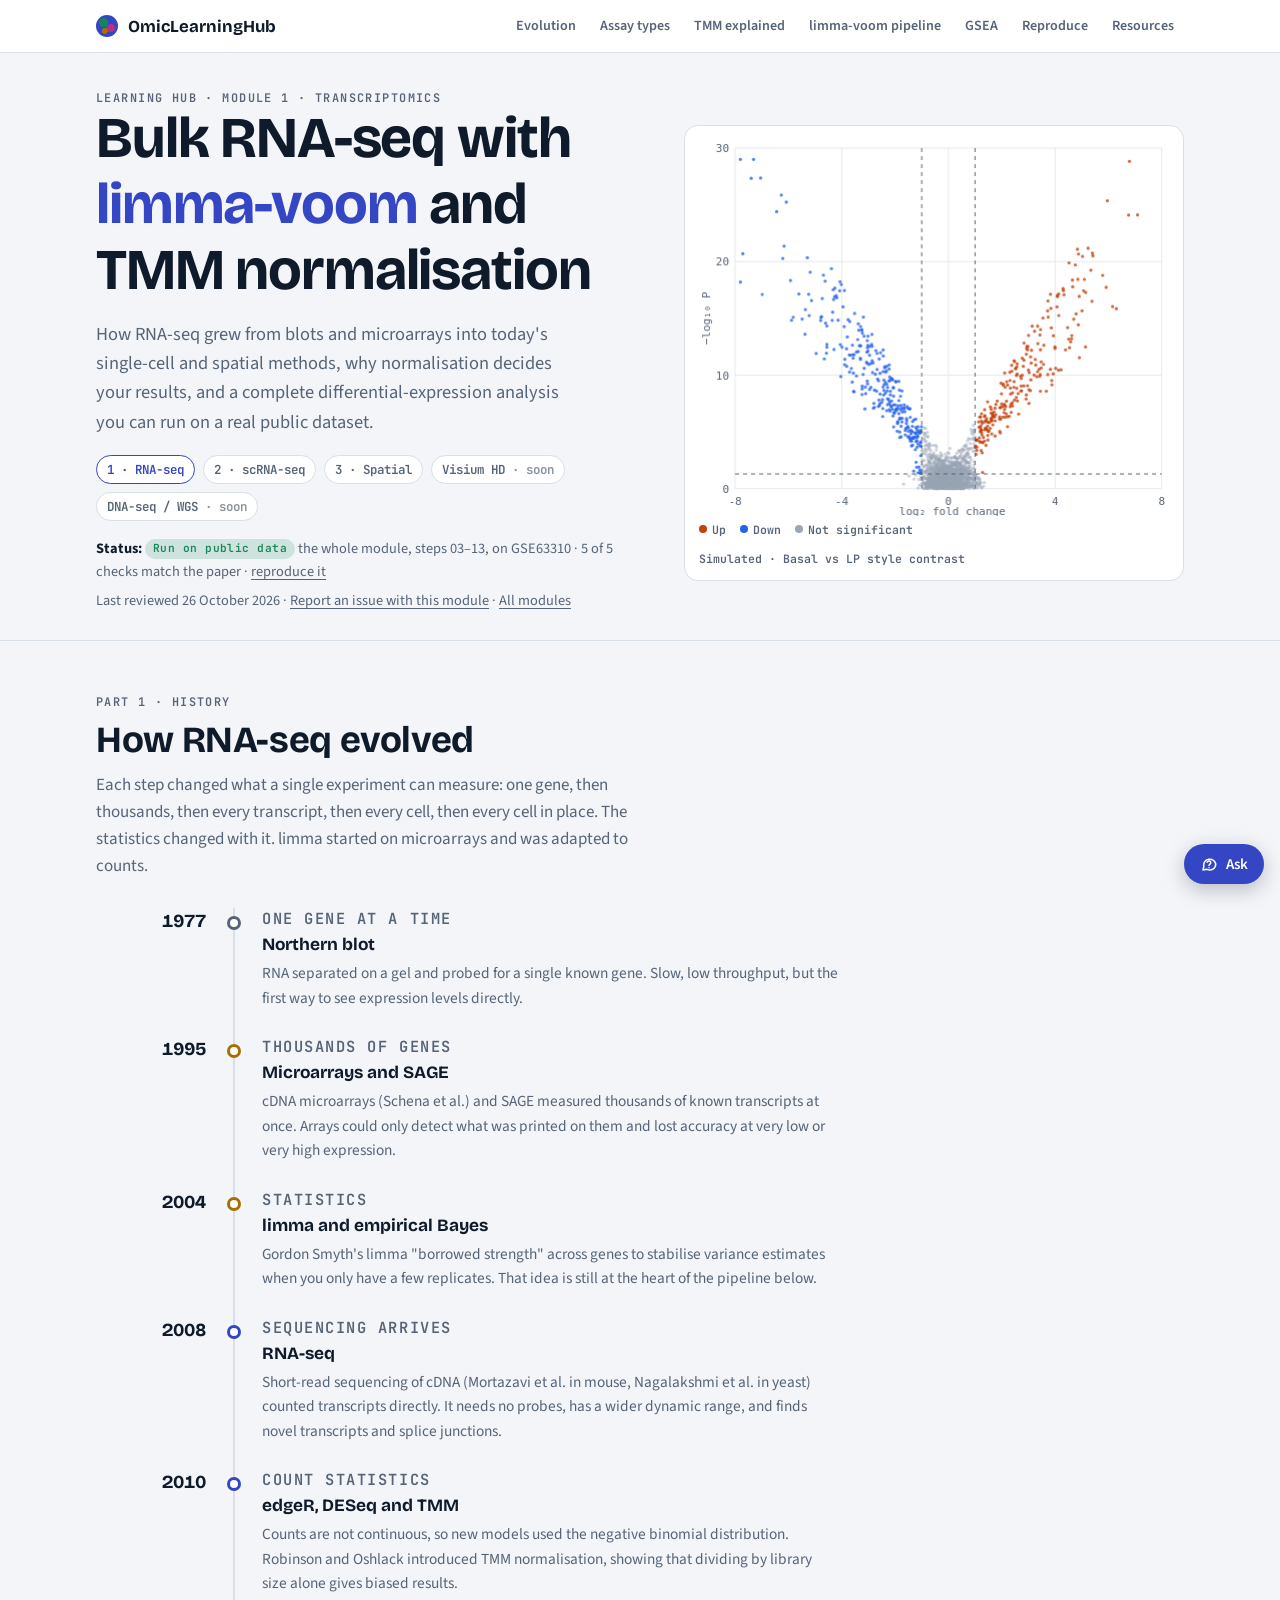
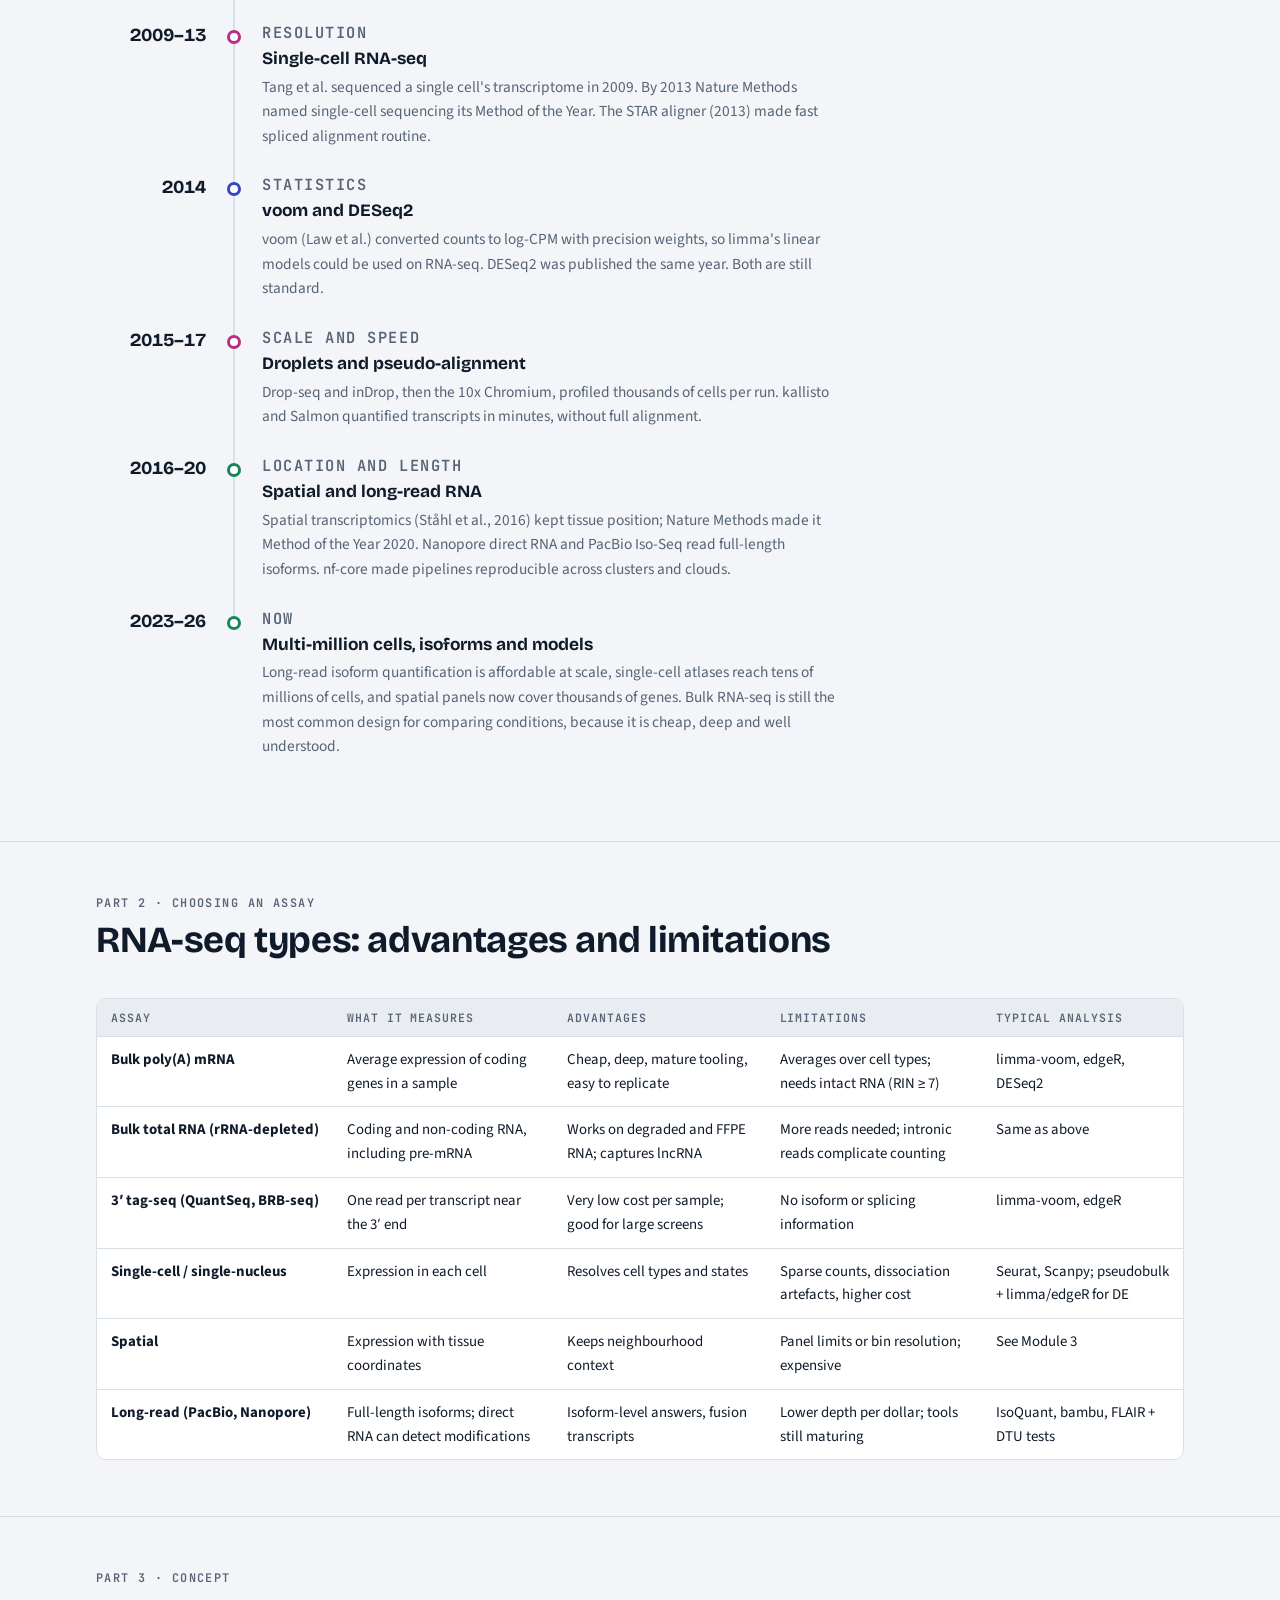
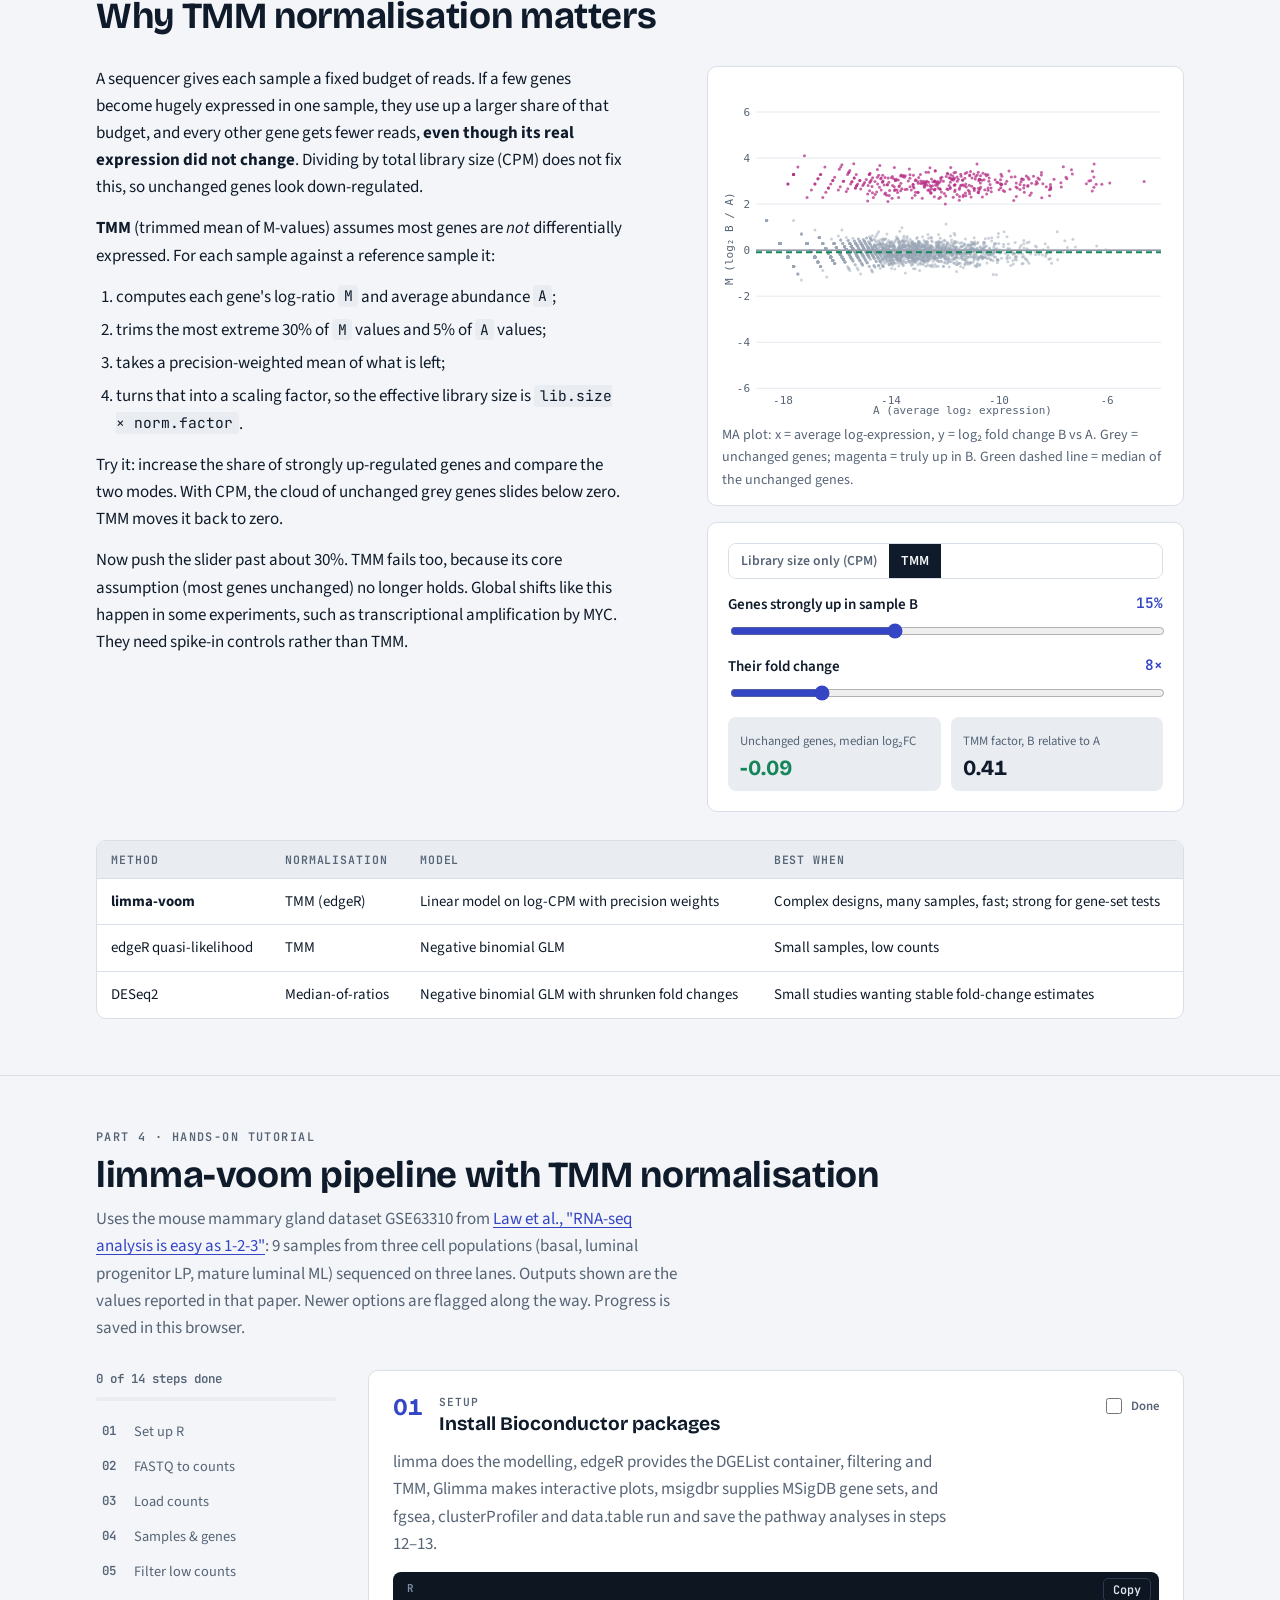
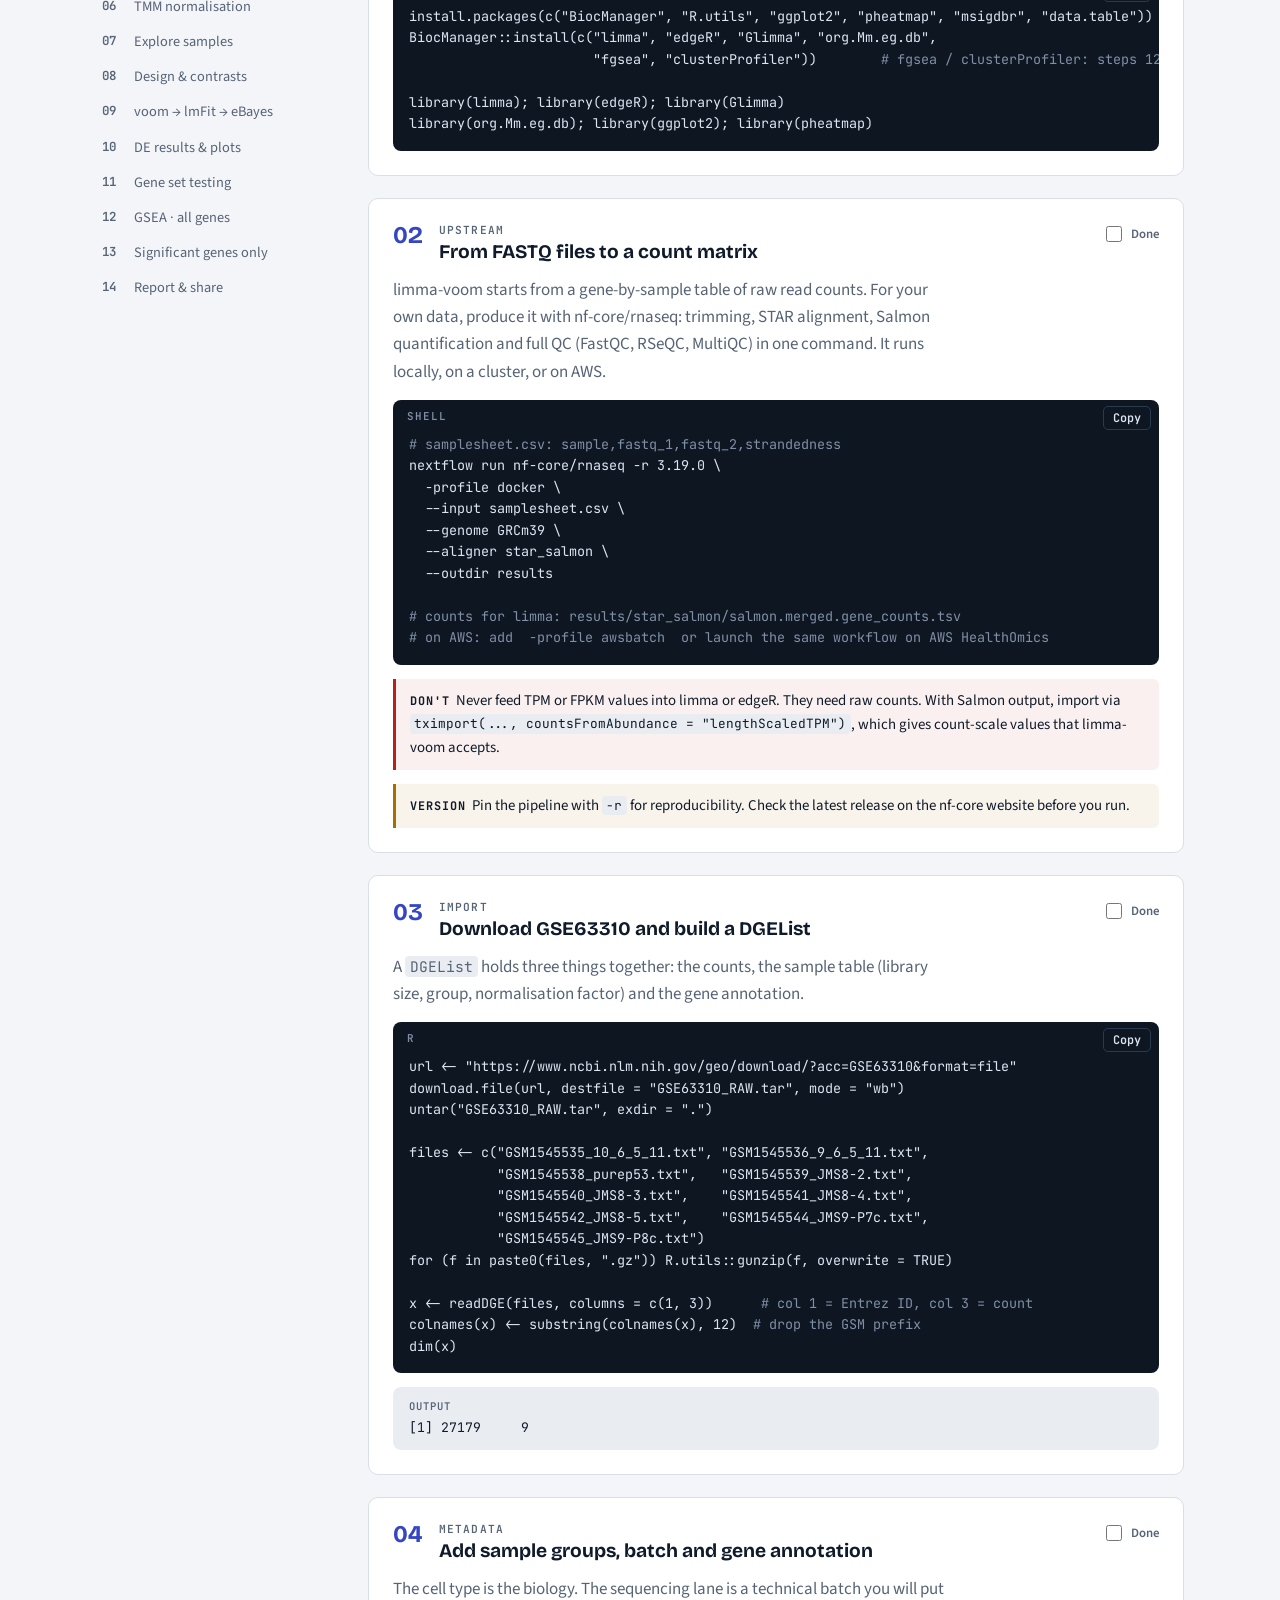
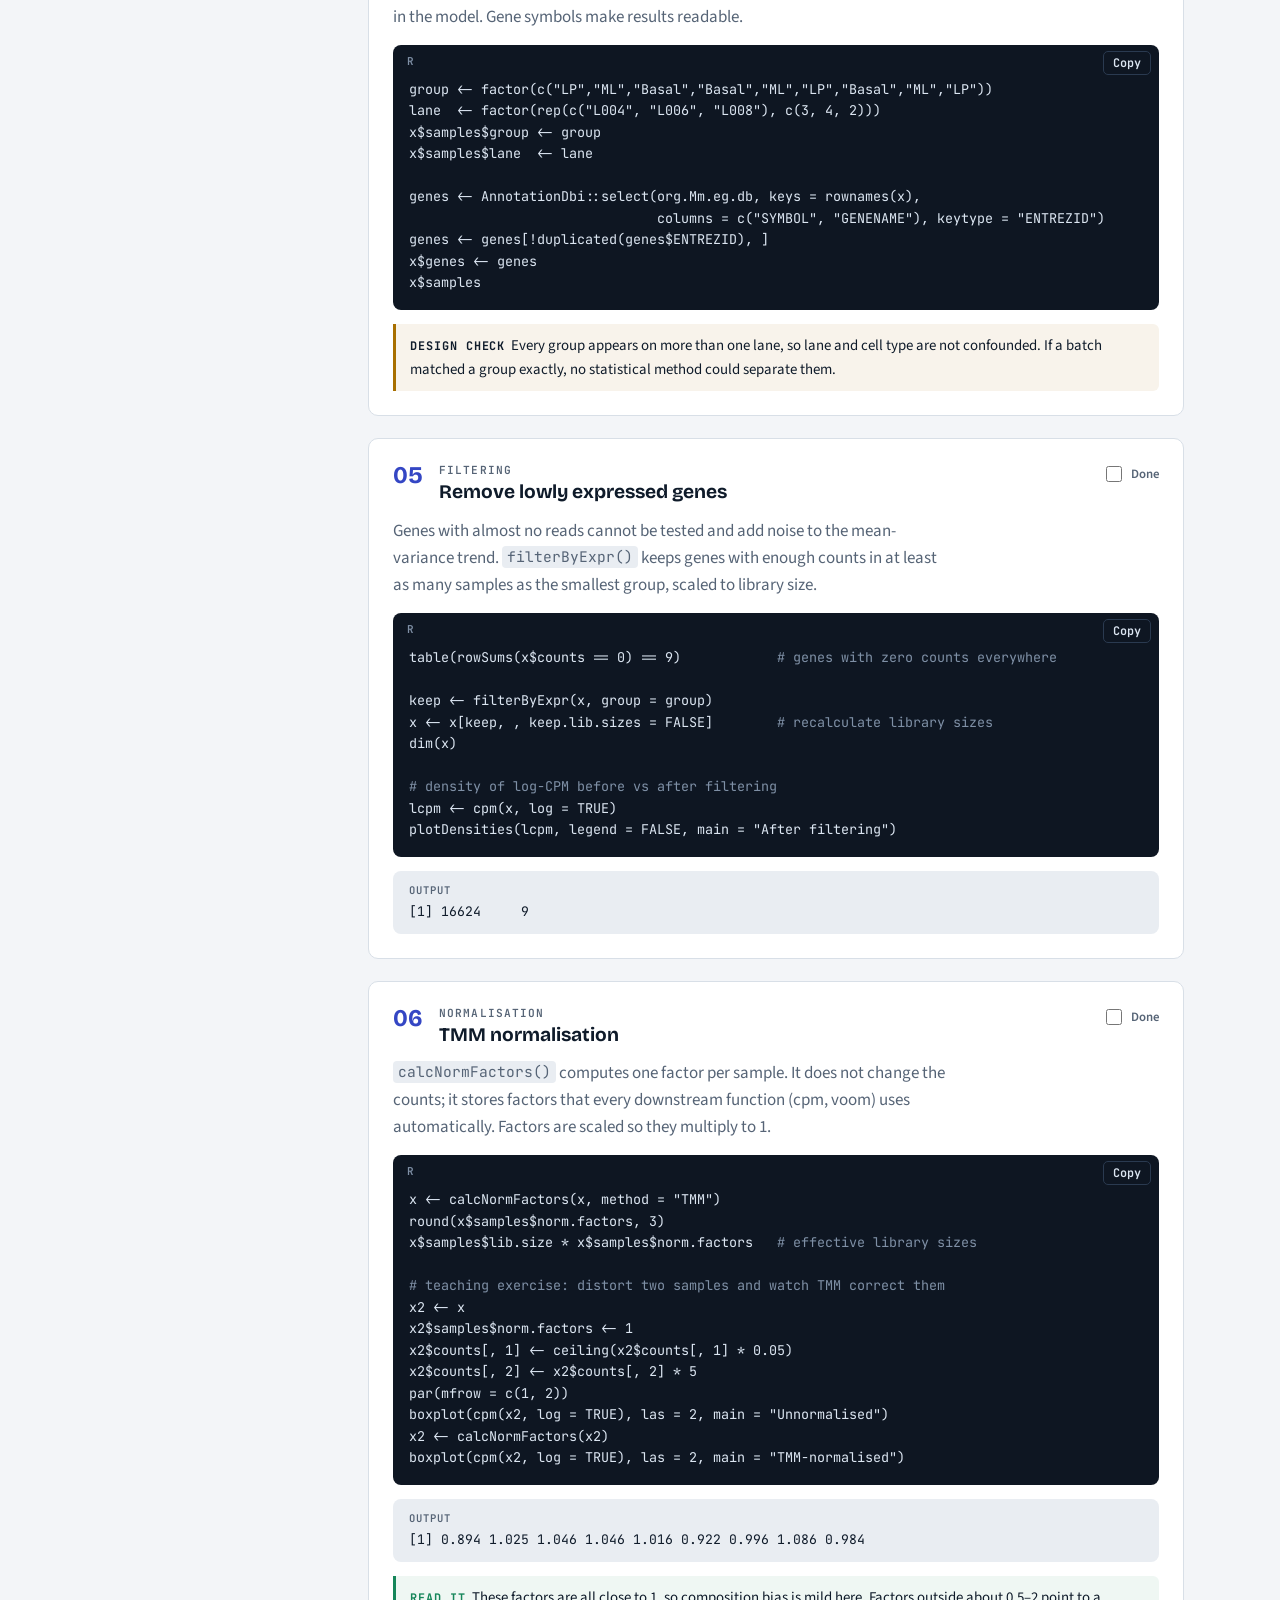
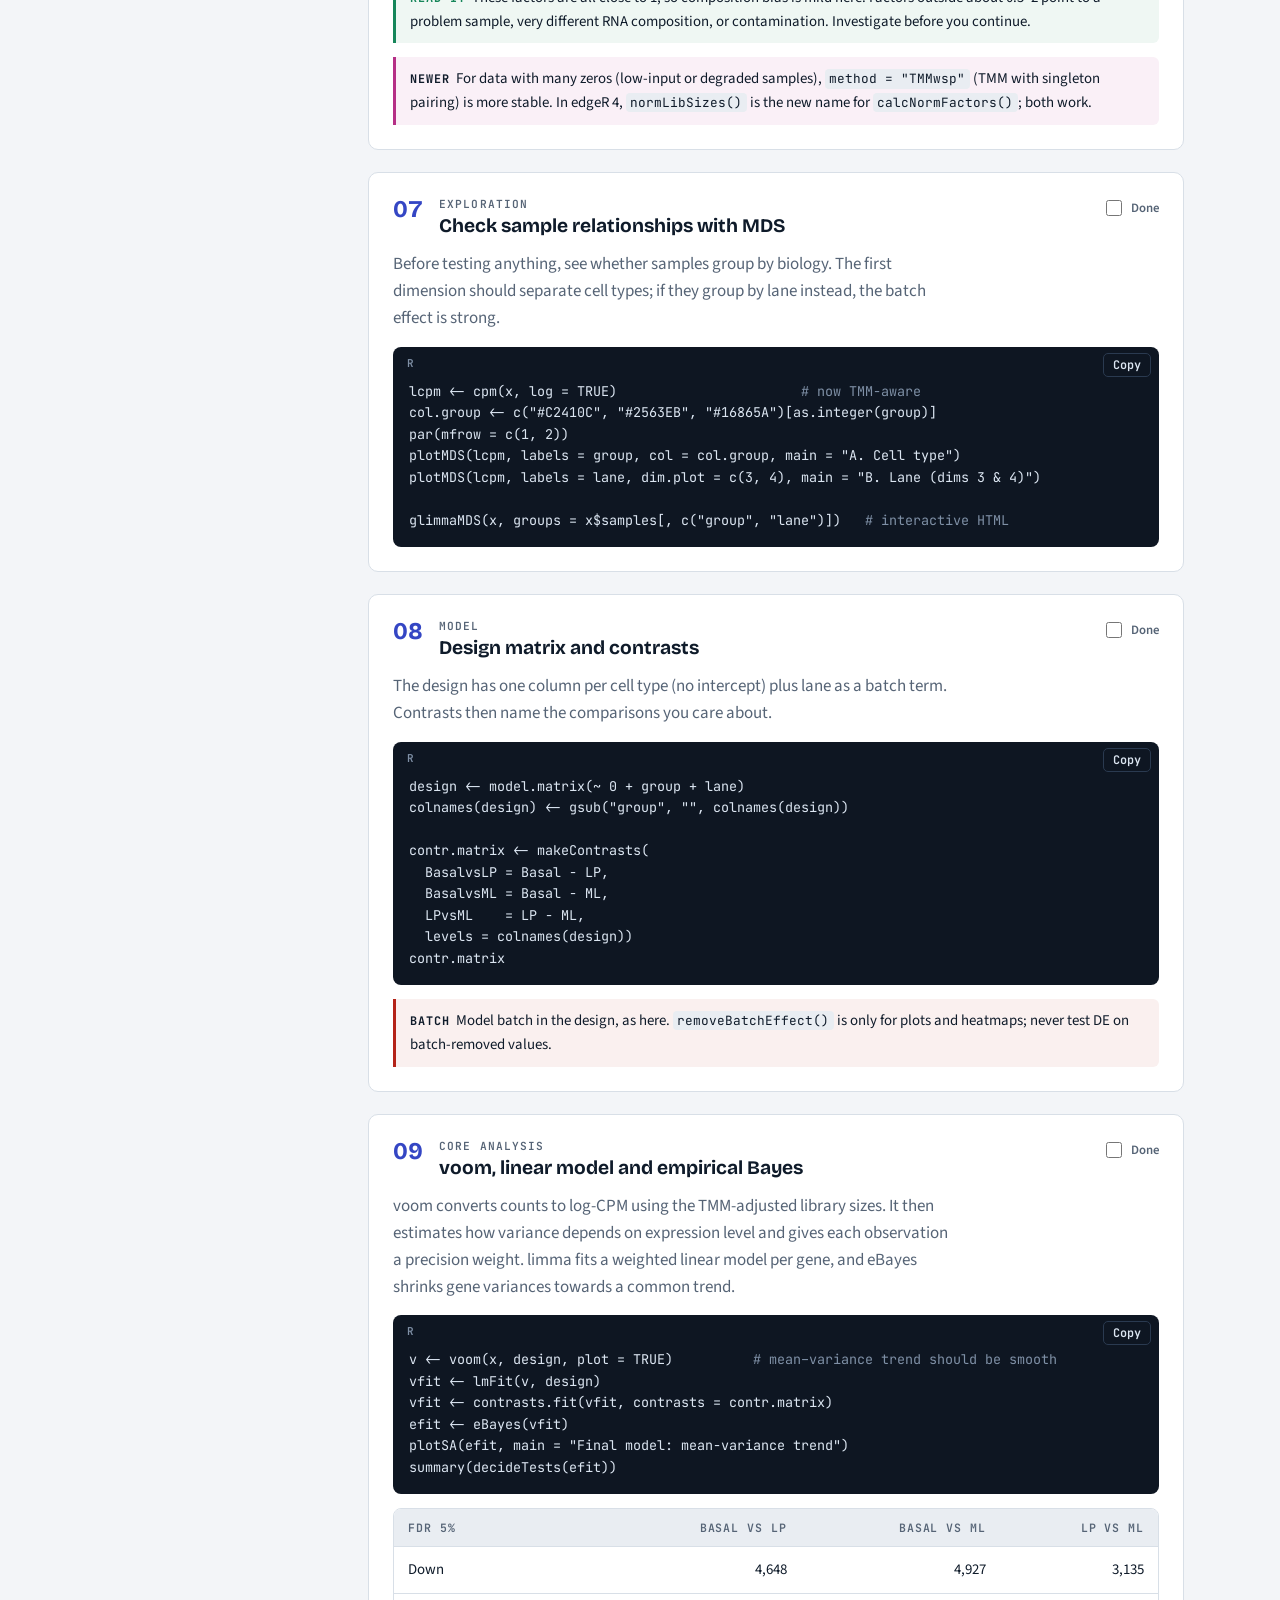
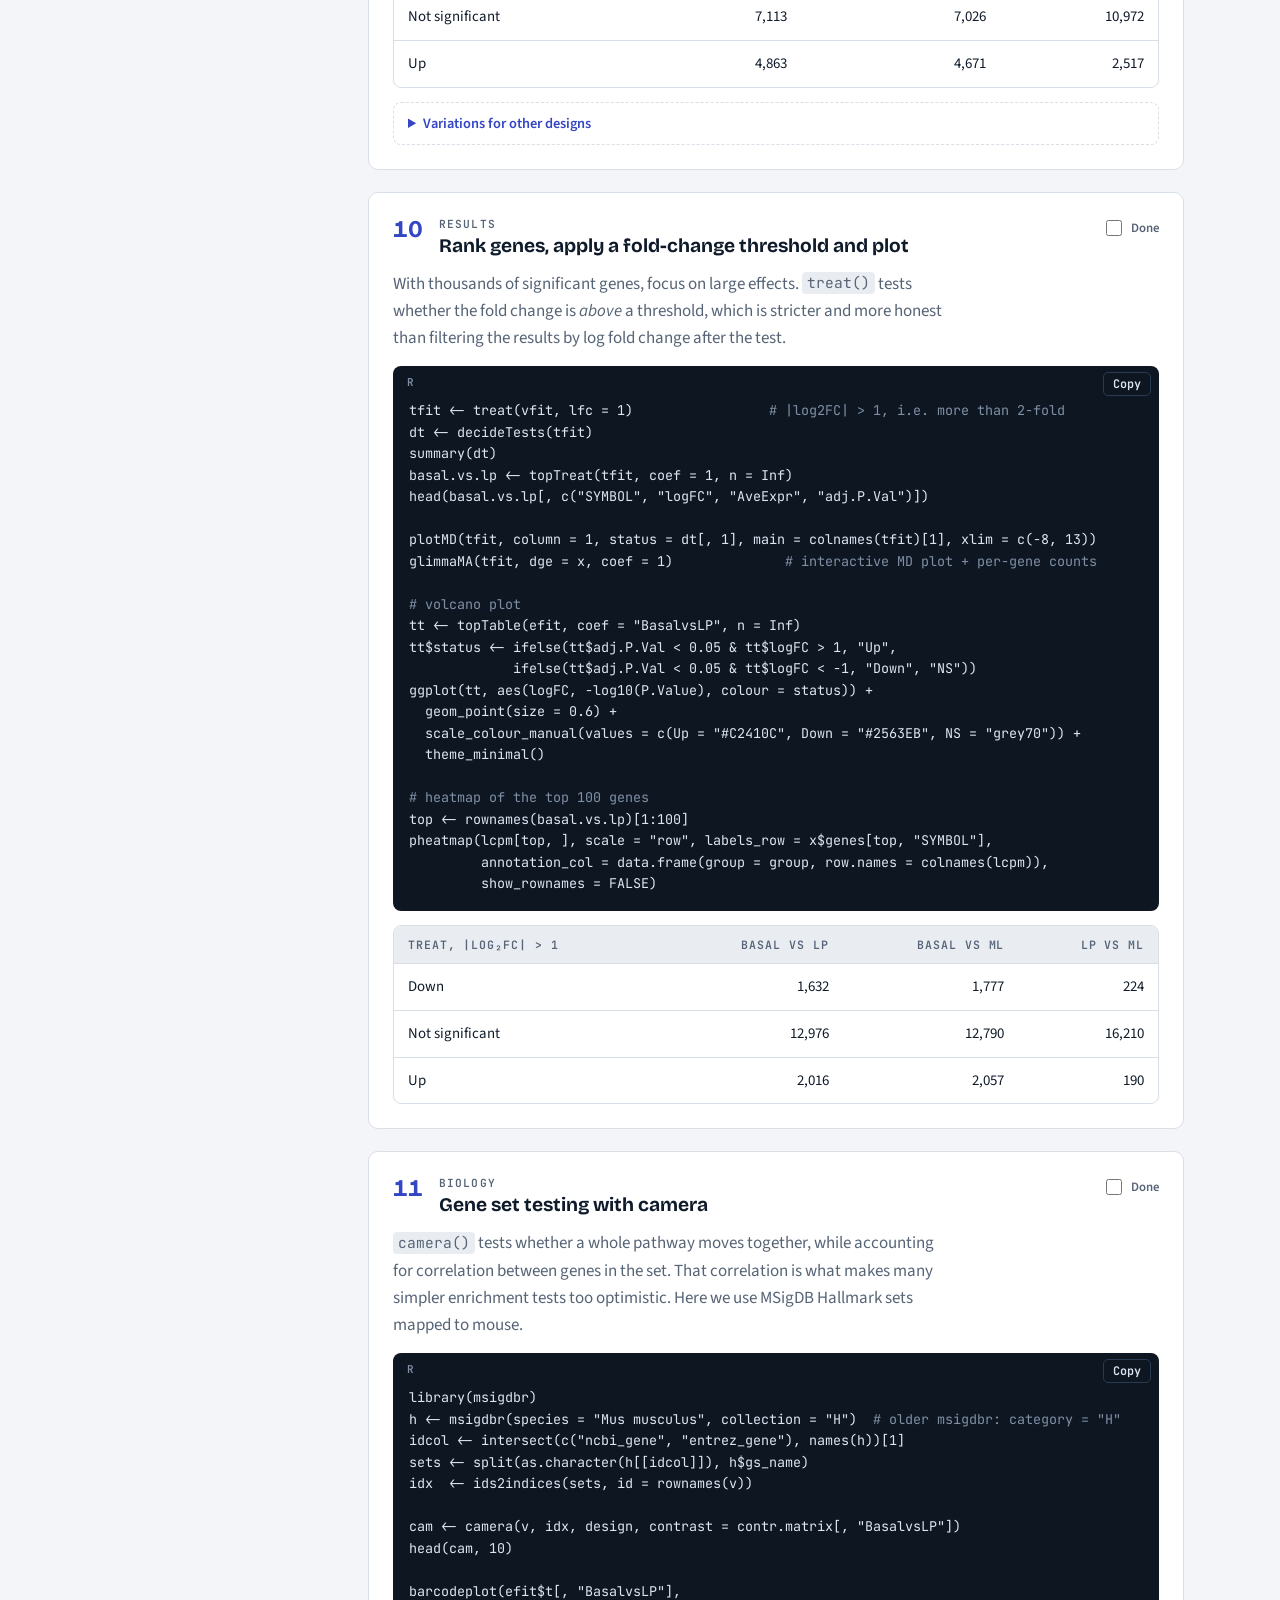
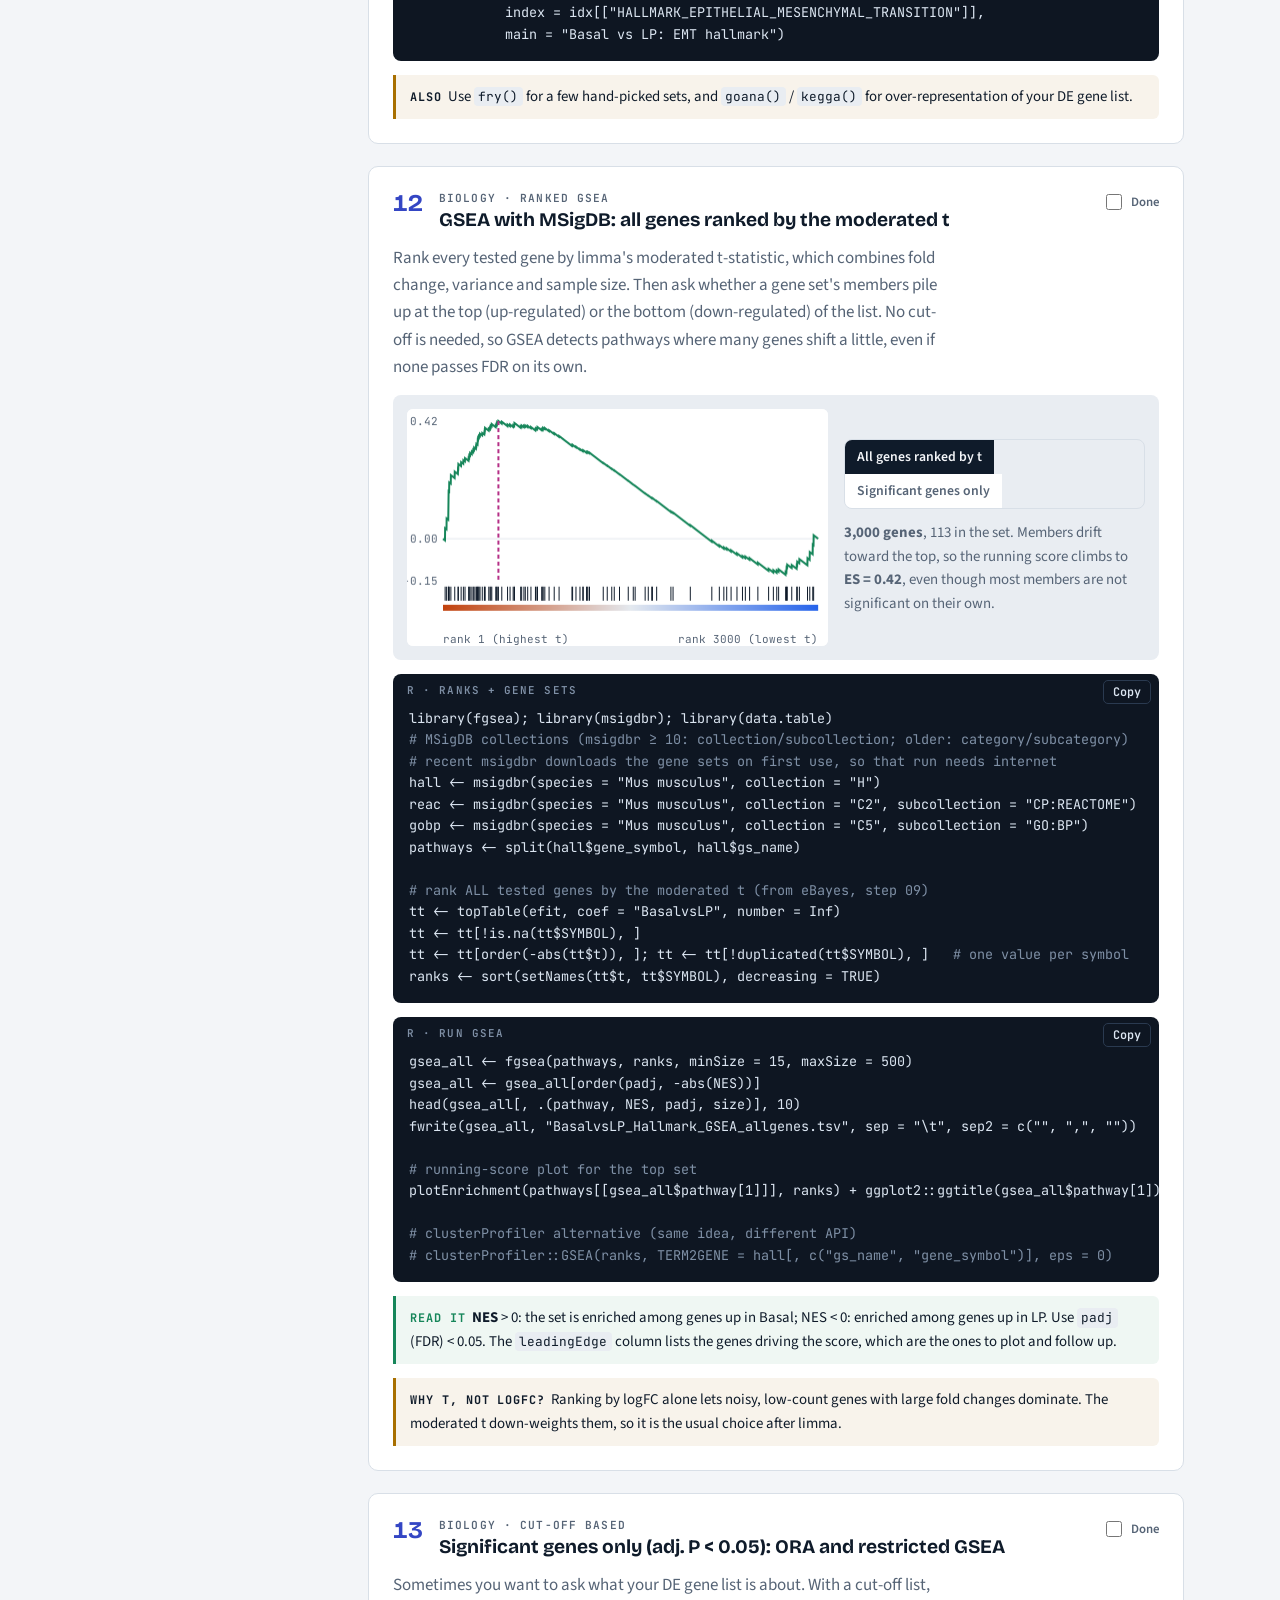
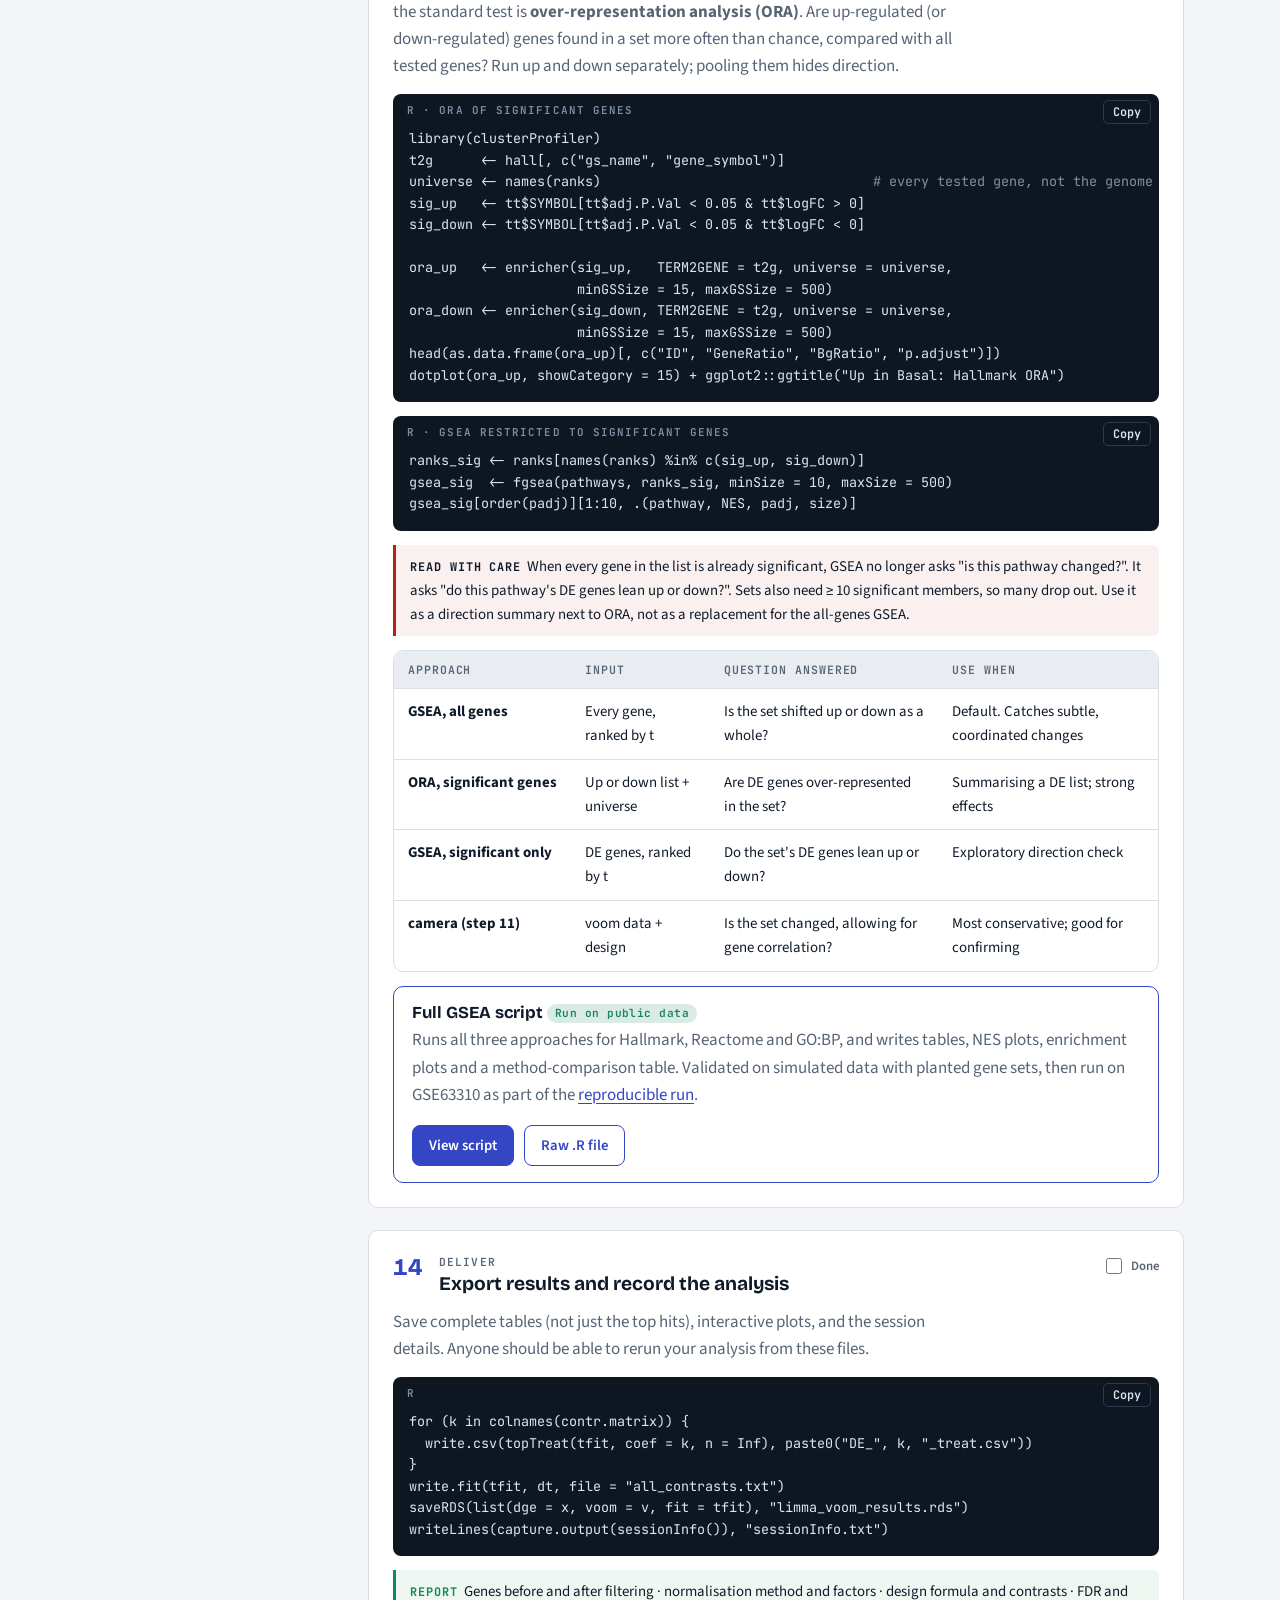
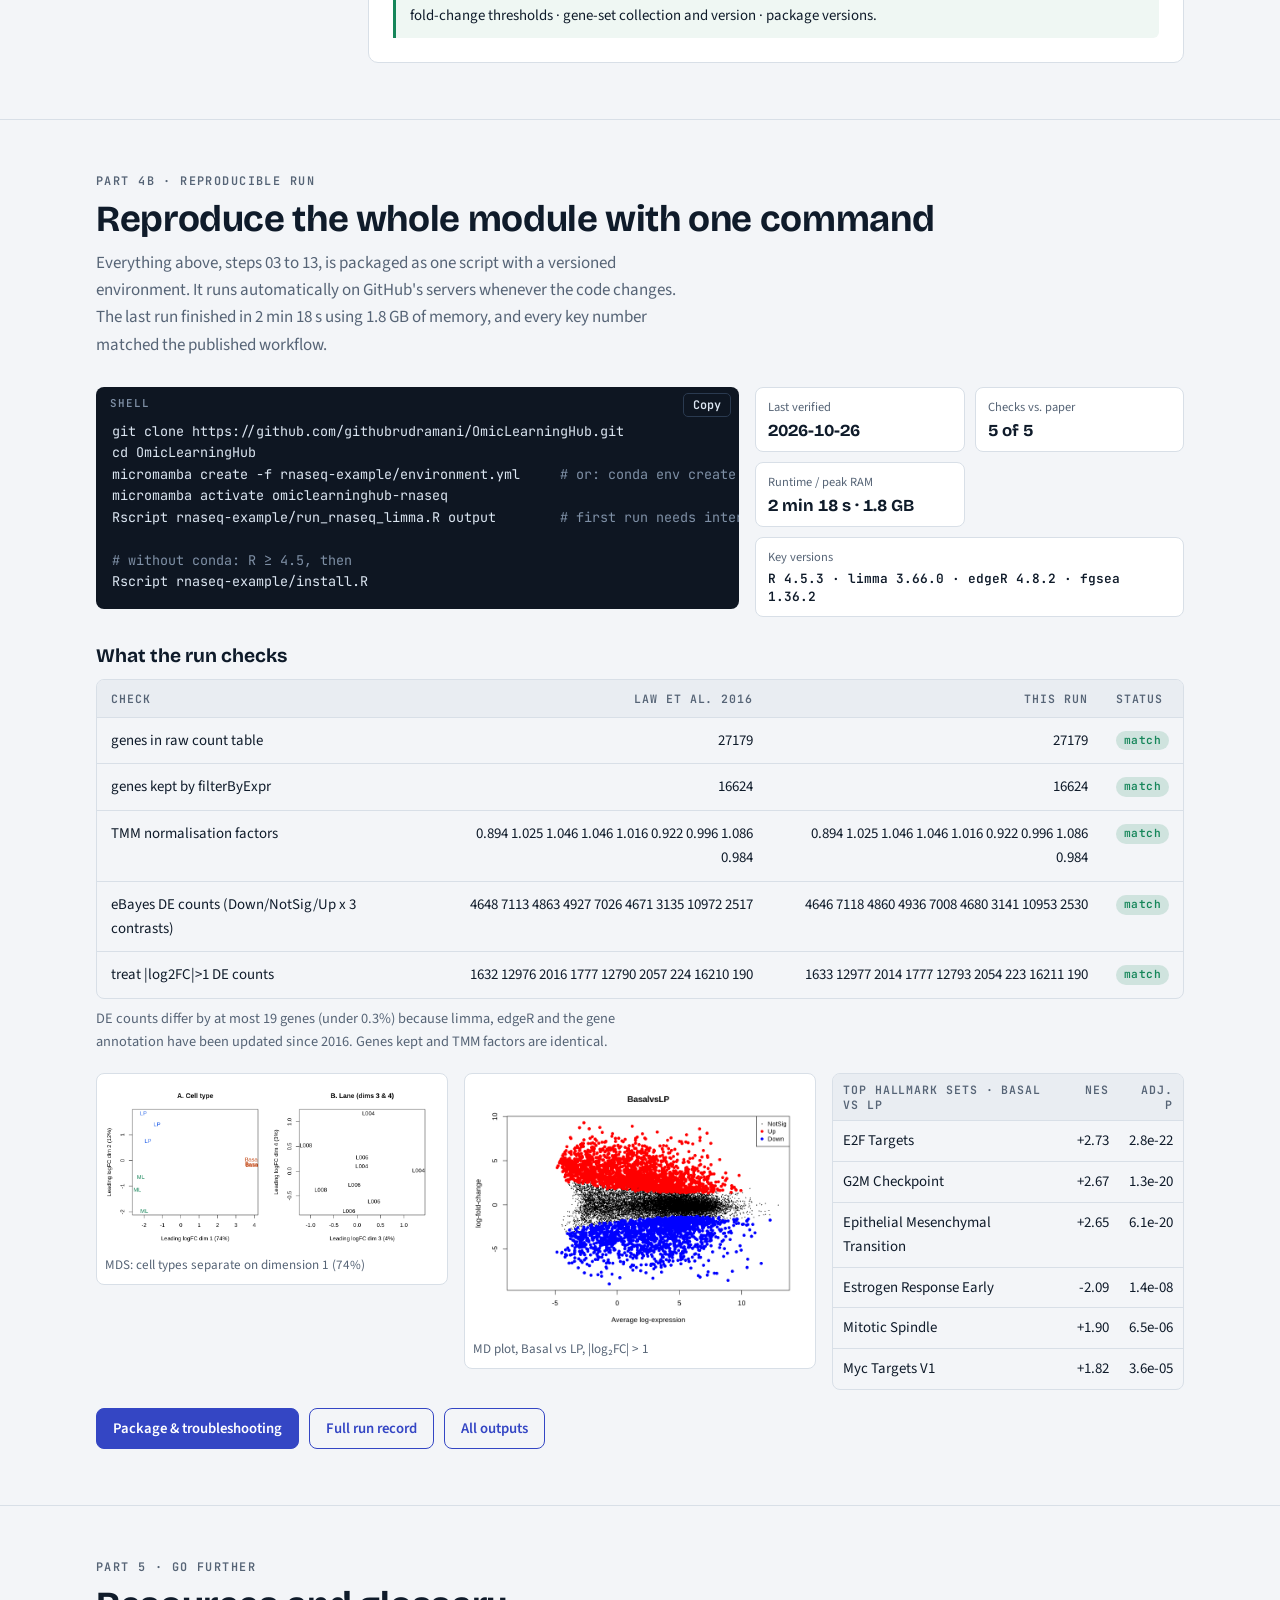
<file: rnaseq.html>
<!doctype html>
<html lang="en">
<head>
<meta charset="utf-8">
<meta name="viewport" content="width=device-width, initial-scale=1, viewport-fit=cover">
<style>:root{padding-top:env(safe-area-inset-top,0px);padding-bottom:env(safe-area-inset-bottom,0px)}body{margin:0}img{max-width:100%}[hidden]{display:none!important}</style>
<title>RNA-seq Learning Hub</title>
<meta name="description" content="Module 1: RNA-seq history, an interactive TMM explainer, limma-voom differential expression on GSE63310, and MSigDB GSEA/ORA, with a reproducible full run.">
<meta property="og:title" content="Bulk RNA-seq with limma-voom · OmicLearningHub">
<meta property="og:description" content="Module 1: RNA-seq history, an interactive TMM explainer, limma-voom differential expression on GSE63310, and MSigDB GSEA/ORA, with a reproducible full run.">
<meta property="og:image" content="https://githubrudramani.github.io/OmicLearningHub/assets/og-rnaseq.jpg">
<meta property="og:image:width" content="1200"><meta property="og:image:height" content="630">
<meta property="og:url" content="https://githubrudramani.github.io/OmicLearningHub/rnaseq.html">
<meta property="og:type" content="article">
<meta name="twitter:card" content="summary_large_image">
<link rel="preconnect" href="https://fonts.googleapis.com">
<link rel="preconnect" href="https://fonts.gstatic.com" crossorigin>
<link rel="stylesheet" href="https://fonts.googleapis.com/css2?family=Bricolage+Grotesque:opsz,wght@12..96,500;12..96,700&family=Source+Sans+3:ital,wght@0,400;0,600;0,700;1,400&family=JetBrains+Mono:wght@400;600&display=swap">
<style>
/* Layout: same lab-notebook system as Module 3 — sticky nav, volcano-plot hero, history timeline → assay types → TMM explainer → numbered limma-voom pipeline → resources. */
:root{
  --bg:#F3F5F8; --surface:#FFFFFF; --sunk:#E9EDF2; --ink:#0F1B2A; --muted:#566476; --line:#D8DFE7;
  --accent:#3446C4; --ch-green:#16865A; --ch-mag:#B52F86; --ch-amber:#A86F00;
  --good:#16865A; --bad:#B42318; --up:#C2410C; --down:#2563EB; --ns:#9AA6B5;
  --code-bg:#0E1622; --code-ink:#DCE6F2; --code-dim:#7F90A6; --plot:#FFFFFF; --grid:#E4E9EF;
  --f-display:"Bricolage Grotesque","Avenir Next","Segoe UI",system-ui,sans-serif;
  --f-body:"Source Sans 3","Segoe UI",system-ui,-apple-system,sans-serif;
  --f-mono:"JetBrains Mono",ui-monospace,"SFMono-Regular",Menlo,Consolas,monospace;
  --r:10px;
}
@media (prefers-color-scheme: dark){:root:not([data-theme="light"]){
  --bg:#0A0F17; --surface:#111925; --sunk:#0D141E; --ink:#E5ECF4; --muted:#93A2B5; --line:#223042;
  --accent:#8E9CFF; --ch-green:#4CD49A; --ch-mag:#F06DC2; --ch-amber:#F0B547;
  --good:#4CD49A; --bad:#FF7A6E; --up:#FB923C; --down:#60A5FA; --ns:#5B6878;
  --code-bg:#070C13; --plot:#0D141E; --grid:#1C2836; color-scheme:dark}}
:root[data-theme="dark"]{
  --bg:#0A0F17; --surface:#111925; --sunk:#0D141E; --ink:#E5ECF4; --muted:#93A2B5; --line:#223042;
  --accent:#8E9CFF; --ch-green:#4CD49A; --ch-mag:#F06DC2; --ch-amber:#F0B547;
  --good:#4CD49A; --bad:#FF7A6E; --up:#FB923C; --down:#60A5FA; --ns:#5B6878;
  --code-bg:#070C13; --plot:#0D141E; --grid:#1C2836; color-scheme:dark}

*{box-sizing:border-box}
body{background:var(--bg);color:var(--ink);font:400 17px/1.6 var(--f-body);-webkit-font-smoothing:antialiased}
body::before{content:"";position:fixed;inset:0 0 auto;height:env(safe-area-inset-top,0px);z-index:10;background:var(--surface)}
a{color:var(--accent);text-underline-offset:3px}
a:focus-visible,button:focus-visible,summary:focus-visible,input:focus-visible{outline:2px solid var(--accent);outline-offset:2px;border-radius:4px}
h1,h2,h3{font-family:var(--f-display);text-wrap:balance;line-height:1.15;margin:0}
h2{font-size:clamp(1.7rem,3.2vw,2.3rem);font-weight:700;letter-spacing:-.01em}
h3{font-size:1.2rem;font-weight:700}
p{margin:0}
.wrap{max-width:1120px;margin:0 auto;padding-left:max(16px,env(safe-area-inset-left,0px));padding-right:max(16px,env(safe-area-inset-right,0px))}
.eyebrow{font:600 .74rem/1 var(--f-mono);letter-spacing:.12em;text-transform:uppercase;color:var(--muted)}
.prose{max-width:66ch;display:grid;gap:14px}
.muted{color:var(--muted)}
code{font-family:var(--f-mono);font-size:.86em;background:var(--sunk);padding:.1em .35em;border-radius:4px}

.top{position:sticky;top:env(safe-area-inset-top,0px);z-index:9;background:var(--surface);border-bottom:1px solid var(--line)}
.top .wrap{display:flex;align-items:center;gap:20px;padding-block:10px;flex-wrap:wrap}
.brand{display:flex;align-items:center;gap:10px;font:700 1.05rem var(--f-display);color:var(--ink);text-decoration:none}
.brand i{width:22px;height:22px;border-radius:50%;background:radial-gradient(circle at 35% 35%,var(--ch-green) 0 22%,transparent 23%),radial-gradient(circle at 68% 60%,var(--ch-mag) 0 20%,transparent 21%),radial-gradient(circle at 40% 72%,var(--ch-amber) 0 14%,transparent 15%),var(--accent);display:block}
.tabs{display:flex;gap:4px;overflow-x:auto;scrollbar-width:none;margin-left:auto}
.tabs a{font:600 .88rem var(--f-body);color:var(--muted);text-decoration:none;padding:6px 10px;border-radius:6px;white-space:nowrap}
.tabs a:hover{color:var(--ink);background:var(--sunk)}
.modules{display:flex;gap:8px;flex-wrap:wrap;margin-top:18px}
.chip{font:600 .78rem var(--f-mono);padding:5px 10px;border-radius:999px;border:1px solid var(--line);color:var(--muted);background:var(--surface);text-decoration:none}
a.chip:hover{border-color:var(--muted);color:var(--ink)}
a.chip{text-decoration:none}
a.chip:hover{border-color:var(--muted);color:var(--ink)}
.chip.on{border-color:var(--accent);color:var(--accent)}
.chip.soon::after{content:" · soon";opacity:.7}

.hero{padding-block:40px 28px}
.hero-grid{display:grid;grid-template-columns:1.05fr .95fr;gap:36px;align-items:center}
.hero h1{font-size:clamp(2.2rem,5vw,3.6rem);font-weight:700;letter-spacing:-.02em}
.hero h1 em{font-style:normal;color:var(--accent)}
.hero .lede{font-size:1.15rem;color:var(--muted);max-width:52ch;margin-top:16px}
.fig{margin:0;background:var(--surface);border:1px solid var(--line);border-radius:14px;padding:14px;max-width:100%}
.fig canvas{width:100%;aspect-ratio:5/4;display:block}
.fig figcaption{font:600 .72rem var(--f-mono);color:var(--muted);display:flex;gap:14px;flex-wrap:wrap;margin-top:6px}
.fig figcaption span{display:flex;align-items:center;gap:5px}
.fig figcaption b{width:8px;height:8px;border-radius:50%;display:inline-block}

section{padding-block:56px;border-top:1px solid var(--line)}
.sec-head{display:grid;gap:10px;margin-bottom:28px}

/* timeline */
.timeline{position:relative;display:grid;gap:0;margin-top:8px}
.era{display:grid;grid-template-columns:110px 28px minmax(0,1fr);gap:0 14px}
.era .yr{font:700 1.15rem/1.3 var(--f-display);text-align:right;font-variant-numeric:tabular-nums;padding-top:2px}
.era .rail{position:relative}
.era .rail::before{content:"";position:absolute;left:50%;top:0;bottom:0;width:2px;transform:translateX(-50%);background:var(--line)}
.era .rail i{position:absolute;left:50%;top:8px;width:14px;height:14px;border-radius:50%;transform:translateX(-50%);background:var(--surface);border:3px solid var(--c,var(--accent))}
.era .body{padding-bottom:26px;display:grid;gap:6px;max-width:72ch}
.era .body h3{font-size:1.08rem}
.era .kind{font:600 .68rem var(--f-mono);text-transform:uppercase;letter-spacing:.1em;color:var(--c,var(--accent))}
.era .body p{color:var(--muted);font-size:.96rem}
.era:last-child .rail::before{bottom:auto;height:20px}

.flav{margin-top:36px;overflow-x:auto;border:1px solid var(--line);border-radius:var(--r);background:var(--surface)}
.flav table,.cmp table,.res-table table{border-collapse:collapse;width:100%;font-size:.93rem}
.flav table{min-width:820px}
.flav th,.flav td,.cmp th,.cmp td,.res-table th,.res-table td{padding:11px 14px;text-align:left;border-bottom:1px solid var(--line);vertical-align:top}
.flav th,.cmp th,.res-table th{font:600 .72rem var(--f-mono);text-transform:uppercase;letter-spacing:.08em;color:var(--muted);background:var(--sunk)}
.flav tr:last-child td,.cmp tr:last-child td,.res-table tr:last-child td{border-bottom:0}
.flav td:first-child{font-weight:700;white-space:nowrap}

/* TMM explainer */
.tmm{display:grid;grid-template-columns:minmax(0,1.1fr) minmax(0,.9fr);gap:28px;align-items:start}
.ctrl{display:grid;gap:14px;background:var(--surface);border:1px solid var(--line);border-radius:var(--r);padding:20px}
.ctrl label{display:grid;gap:4px;font-weight:600;font-size:.94rem}
.ctrl label span{display:flex;justify-content:space-between;gap:8px}
.ctrl output{font:600 .9rem var(--f-mono);color:var(--accent)}
.ctrl input[type=range]{width:100%;accent-color:var(--accent)}
.seg{display:inline-flex;border:1px solid var(--line);border-radius:8px;overflow:hidden}
.seg button{font:600 .86rem var(--f-body);border:0;background:var(--surface);color:var(--muted);padding:7px 12px;cursor:pointer}
.seg button[aria-pressed="true"]{background:var(--ink);color:var(--bg)}
.readout{display:grid;grid-template-columns:1fr 1fr;gap:10px}
.readout div{background:var(--sunk);border-radius:8px;padding:10px 12px}
.readout b{display:block;font:700 1.35rem var(--f-display);font-variant-numeric:tabular-nums}
.readout small{color:var(--muted);font-size:.8rem}
.ma-wrap{background:var(--surface);border:1px solid var(--line);border-radius:var(--r);padding:14px;min-width:0}
.ma-wrap canvas{width:100%;aspect-ratio:4/3;display:block}
.ma-wrap p{font-size:.88rem;color:var(--muted);margin-top:8px}
.steps-list{margin:0;padding-left:1.2em;display:grid;gap:6px}

.cmp{margin-top:28px;overflow-x:auto;border:1px solid var(--line);border-radius:var(--r);background:var(--surface)}
.cmp table{min-width:680px}

/* pipeline */
.pipe-layout{display:grid;grid-template-columns:240px minmax(0,1fr);gap:32px;align-items:start}
.toc{position:sticky;top:calc(env(safe-area-inset-top,0px) + 76px);display:grid;gap:2px;font-size:.9rem}
.toc .prog{font:600 .78rem var(--f-mono);color:var(--muted);margin-bottom:8px}
.toc .bar{height:4px;background:var(--sunk);border-radius:2px;overflow:hidden;margin-bottom:12px}
.toc .bar i{display:block;height:100%;width:0;background:var(--ch-green);transition:width .3s}
.toc a{display:grid;grid-template-columns:28px 1fr;gap:4px;padding:5px 6px;border-radius:6px;color:var(--muted);text-decoration:none}
.toc a:hover{background:var(--sunk);color:var(--ink)}
.toc a.done{color:var(--ch-green)}
.toc a span:first-child{font:600 .78rem/1.7 var(--f-mono)}
.steps{display:grid;gap:22px;min-width:0}
.step{background:var(--surface);border:1px solid var(--line);border-radius:var(--r);padding:24px;display:grid;gap:14px;min-width:0;scroll-margin-top:90px}
.step{grid-template-columns:minmax(0,1fr)}
.step>*{min-width:0}
.step .why code{overflow-wrap:anywhere}
.step-head{display:grid;grid-template-columns:auto minmax(0,1fr) auto;gap:14px;align-items:start}
.step-head h3,.step-head .kind{overflow-wrap:anywhere}
.num{font:700 1.5rem/1 var(--f-display);color:var(--accent);min-width:2ch;font-variant-numeric:tabular-nums}
.step-head .kind{font:600 .7rem var(--f-mono);text-transform:uppercase;letter-spacing:.1em;color:var(--muted);margin-bottom:4px}
.done-toggle{display:flex;align-items:center;gap:6px;font:600 .8rem var(--f-body);color:var(--muted);cursor:pointer;white-space:nowrap}
.done-toggle input{accent-color:var(--ch-green);width:16px;height:16px}
.step .why{color:var(--muted);max-width:70ch}
.callout{border-left:3px solid var(--ch-amber);background:color-mix(in srgb,var(--ch-amber) 8%,var(--surface));padding:10px 14px;border-radius:0 6px 6px 0;font-size:.93rem}
.callout.new{border-color:var(--ch-mag);background:color-mix(in srgb,var(--ch-mag) 7%,var(--surface))}
.callout.warn{border-color:var(--bad);background:color-mix(in srgb,var(--bad) 7%,var(--surface))}
.callout b{font-family:var(--f-mono);font-size:.74rem;letter-spacing:.08em;text-transform:uppercase;margin-right:6px}
.check{border-left:3px solid var(--ch-green);background:color-mix(in srgb,var(--ch-green) 7%,var(--surface));padding:10px 14px;border-radius:0 6px 6px 0;font-size:.93rem}
.check b{font-family:var(--f-mono);font-size:.74rem;letter-spacing:.08em;text-transform:uppercase;margin-right:6px;color:var(--ch-green)}
.code{position:relative;background:var(--code-bg);border-radius:8px;min-width:0}
.code .lang{position:absolute;left:14px;top:9px;font:600 .68rem var(--f-mono);color:var(--code-dim);letter-spacing:.1em;text-transform:uppercase}
.code button{position:absolute;right:8px;top:6px;font:600 .74rem var(--f-mono);background:transparent;border:1px solid #2A3A50;color:var(--code-ink);padding:3px 9px;border-radius:5px;cursor:pointer}
.code button:hover{border-color:var(--code-dim)}
.code pre{margin:0;padding:34px 16px 16px;overflow-x:auto;font:400 .84rem/1.6 var(--f-mono);color:var(--code-ink);tab-size:2}
.code pre .c{color:var(--code-dim)}
.out{font:400 .82rem/1.6 var(--f-mono);background:var(--sunk);border-radius:8px;padding:12px 16px;overflow-x:auto;margin:0;white-space:pre;color:var(--ink)}
.out::before{content:"Output";display:block;font:600 .66rem var(--f-mono);letter-spacing:.1em;text-transform:uppercase;color:var(--muted);margin-bottom:4px}
.res-table{overflow-x:auto;border:1px solid var(--line);border-radius:8px}
.res-table table{min-width:420px;font-variant-numeric:tabular-nums}
.res-table td.n{text-align:right}
.res-table th.n{text-align:right}
details.track{border:1px dashed var(--line);border-radius:8px;padding:10px 14px}
details.track summary{cursor:pointer;font:600 .9rem var(--f-body);color:var(--accent)}
details.track[open] summary{margin-bottom:10px}

.res-grid{display:grid;grid-template-columns:repeat(3,minmax(0,1fr));gap:24px}
.res-grid h3{font-size:1rem;margin-bottom:10px}
.res-grid ul{list-style:none;margin:0;padding:0;display:grid;gap:8px;font-size:.95rem}
.res-grid li span{display:block;color:var(--muted);font-size:.85rem}
dl.gloss{display:grid;grid-template-columns:minmax(150px,max-content) 1fr;gap:8px 20px;margin:0;font-size:.95rem}
dl.gloss dt{font:600 .85rem var(--f-mono);color:var(--accent)}
dl.gloss dd{margin:0}

/* GSEA demo + shared boxes */
.gsea-demo{display:grid;grid-template-columns:minmax(0,1.4fr) minmax(0,1fr);gap:16px;align-items:center;background:var(--sunk);border-radius:8px;padding:14px}
.gsea-demo canvas{width:100%;aspect-ratio:16/9;display:block;background:var(--plot);border-radius:6px}
.gsea-ctrl{display:grid;gap:12px;font-size:.93rem}
.gsea-ctrl .seg{flex-wrap:wrap}
.cs-dl{display:flex;justify-content:space-between;align-items:center;gap:16px;flex-wrap:wrap;background:var(--surface);border:1px solid var(--accent);border-radius:var(--r);padding:16px 18px}
.cs-dl h3{font-size:1.05rem;margin-bottom:4px}
.cs-btns{display:flex;gap:10px;flex-wrap:wrap}
.btn{font:600 .92rem var(--f-body);text-decoration:none;padding:9px 16px;border-radius:8px;background:var(--accent);color:var(--surface);border:1px solid var(--accent)}
.btn.ghost{background:transparent;color:var(--accent)}
@media (max-width:700px){.gsea-demo{grid-template-columns:1fr}}

.st{display:inline-block;font:600 .7rem/1.4 var(--f-mono);letter-spacing:.04em;padding:2px 8px;border-radius:999px;white-space:nowrap;vertical-align:1px}
.st-run{background:color-mix(in srgb,var(--good) 16%,transparent);color:var(--good)}
.st-sim{background:color-mix(in srgb,var(--ch-amber) 18%,transparent);color:var(--ch-amber)}
.st-not{background:var(--sunk);color:var(--muted);border:1px solid var(--line)}
.statusbar{margin-top:16px;display:grid;gap:6px;font-size:.9rem;color:var(--muted)}
.statusbar a{color:var(--muted)}

.repro{display:grid;grid-template-columns:minmax(0,1.5fr) minmax(0,1fr);gap:16px;align-items:start}
.repro-meta{display:grid;grid-template-columns:1fr 1fr;gap:10px}
.repro-meta div{background:var(--surface);border:1px solid var(--line);border-radius:8px;padding:10px 12px;display:grid;gap:2px;min-width:0}
.repro-meta small{color:var(--muted);font-size:.78rem}
.repro-meta b{font:700 1.05rem var(--f-display);font-variant-numeric:tabular-nums}
.repro-meta b.vers{font:600 .8rem/1.4 var(--f-mono)}
.repro-meta div:last-child{grid-column:1/-1}
.repro-grid{display:grid;grid-template-columns:repeat(3,minmax(0,1fr));gap:16px;margin-top:20px;align-items:start}
.repro-grid .res-table table{min-width:0}
.repro-grid .res-table td,.repro-grid .res-table th{padding:8px 10px}
.repro-grid figure{margin:0;background:#fff;border:1px solid var(--line);border-radius:8px;padding:8px;display:grid;gap:6px}
.repro-grid img{width:100%;height:auto;display:block}
.repro-grid figcaption{font-size:.82rem;color:#566476}
@media (max-width:900px){.repro,.repro-grid{grid-template-columns:1fr}}
footer{padding-block:32px 48px;border-top:1px solid var(--line);color:var(--muted);font-size:.88rem}

@media (max-width:900px){
  .hero-grid,.pipe-layout,.tmm{grid-template-columns:1fr}
  .res-grid{grid-template-columns:1fr 1fr}
  .toc{position:static;grid-template-columns:1fr 1fr}
  .toc .prog,.toc .bar{grid-column:1/-1}
}
@media (max-width:560px){
  body{font-size:16px}
  .res-grid,.toc{grid-template-columns:1fr}
  .tabs{margin-left:0;width:100%}
  .step{padding:18px}
  .step-head{grid-template-columns:auto minmax(0,1fr)}
  .done-toggle{grid-column:2}
  .era{grid-template-columns:62px 22px minmax(0,1fr);gap:0 10px}
  .era .yr{font-size:.95rem}
  dl.gloss{grid-template-columns:1fr;gap:2px 0}
  dl.gloss dd{margin-bottom:8px}
}
@media (prefers-reduced-motion:reduce){*{transition:none!important;scroll-behavior:auto!important}}
html{scroll-behavior:smooth}
</style>
<link rel="stylesheet" href="assets/ask/ask.css">
</head>
<body>


<header class="top">
  <div class="wrap">
    <a class="brand" href="index.html"><i aria-hidden="true"></i>OmicLearningHub</a>
    <nav class="tabs" aria-label="Sections">
      <a href="#evolution">Evolution</a>
      <a href="#types">Assay types</a>
      <a href="#tmm">TMM explained</a>
      <a href="#pipeline">limma-voom pipeline</a>
      <a href="#s12">GSEA</a>
      <a href="#reproduce">Reproduce</a>
      <a href="#resources">Resources</a>
    </nav>
  </div>
</header>

<main id="top">
  <div class="hero">
    <div class="wrap hero-grid">
      <div>
        <p class="eyebrow">Learning hub · Module 1 · Transcriptomics</p>
        <h1>Bulk RNA-seq with <em>limma-voom</em> and TMM normalisation</h1>
        <p class="lede">How RNA-seq grew from blots and microarrays into today's single-cell and spatial methods, why normalisation decides your results, and a complete differential-expression analysis you can run on a real public dataset.</p>
        <div class="modules" aria-label="Learning modules"><span class="chip on">1 · RNA-seq</span><a class="chip" href="scrnaseq.html">2 · scRNA-seq</a><a class="chip" href="xenium.html">3 · Spatial</a><span class="chip soon">Visium HD</span><span class="chip soon">DNA-seq / WGS</span></div>
        <div class="statusbar"><div><strong style="color:var(--ink)">Status:</strong> <span class="st st-run">Run on public data</span> the whole module, steps 03–13, on GSE63310 · 5 of 5 checks match the paper · <a href="#reproduce">reproduce it</a></div><div>Last reviewed 26 October 2026 · <a href="https://github.com/githubrudramani/OmicLearningHub/issues/new?title=%5BModule%201%20%28bulk%20RNA-seq%29%5D%20step%20__%3A%20" target="_blank" rel="noopener">Report an issue with this module</a> · <a href="index.html">All modules</a></div></div>
      </div>
      <figure class="fig">
        <canvas id="volcano" aria-label="Example volcano plot: log2 fold change against significance, up-regulated genes in orange, down-regulated in blue"></canvas>
        <figcaption><span><b style="background:var(--up)"></b>Up</span><span><b style="background:var(--down)"></b>Down</span><span><b style="background:var(--ns)"></b>Not significant</span><span>Simulated · Basal vs LP style contrast</span></figcaption>
      </figure>
    </div>
  </div>

  <!-- EVOLUTION -->
  <section id="evolution">
    <div class="wrap">
      <div class="sec-head">
        <p class="eyebrow">Part 1 · History</p>
        <h2>How RNA-seq evolved</h2>
        <p class="muted" style="max-width:68ch">Each step changed what a single experiment can measure: one gene, then thousands, then every transcript, then every cell, then every cell in place. The statistics changed with it. limma started on microarrays and was adapted to counts.</p>
      </div>
      <div class="timeline">
        <div class="era" style="--c:var(--muted)"><div class="yr">1977</div><div class="rail"><i></i></div><div class="body"><p class="kind">One gene at a time</p><h3>Northern blot</h3><p>RNA separated on a gel and probed for a single known gene. Slow, low throughput, but the first way to see expression levels directly.</p></div></div>
        <div class="era" style="--c:var(--ch-amber)"><div class="yr">1995</div><div class="rail"><i></i></div><div class="body"><p class="kind">Thousands of genes</p><h3>Microarrays and SAGE</h3><p>cDNA microarrays (Schena et al.) and SAGE measured thousands of known transcripts at once. Arrays could only detect what was printed on them and lost accuracy at very low or very high expression.</p></div></div>
        <div class="era" style="--c:var(--ch-amber)"><div class="yr">2004</div><div class="rail"><i></i></div><div class="body"><p class="kind">Statistics</p><h3>limma and empirical Bayes</h3><p>Gordon Smyth's limma "borrowed strength" across genes to stabilise variance estimates when you only have a few replicates. That idea is still at the heart of the pipeline below.</p></div></div>
        <div class="era" style="--c:var(--accent)"><div class="yr">2008</div><div class="rail"><i></i></div><div class="body"><p class="kind">Sequencing arrives</p><h3>RNA-seq</h3><p>Short-read sequencing of cDNA (Mortazavi et al. in mouse, Nagalakshmi et al. in yeast) counted transcripts directly. It needs no probes, has a wider dynamic range, and finds novel transcripts and splice junctions.</p></div></div>
        <div class="era" style="--c:var(--accent)"><div class="yr">2010</div><div class="rail"><i></i></div><div class="body"><p class="kind">Count statistics</p><h3>edgeR, DESeq and TMM</h3><p>Counts are not continuous, so new models used the negative binomial distribution. Robinson and Oshlack introduced TMM normalisation, showing that dividing by library size alone gives biased results.</p></div></div>
        <div class="era" style="--c:var(--ch-mag)"><div class="yr">2009–13</div><div class="rail"><i></i></div><div class="body"><p class="kind">Resolution</p><h3>Single-cell RNA-seq</h3><p>Tang et al. sequenced a single cell's transcriptome in 2009. By 2013 Nature Methods named single-cell sequencing its Method of the Year. The STAR aligner (2013) made fast spliced alignment routine.</p></div></div>
        <div class="era" style="--c:var(--accent)"><div class="yr">2014</div><div class="rail"><i></i></div><div class="body"><p class="kind">Statistics</p><h3>voom and DESeq2</h3><p>voom (Law et al.) converted counts to log-CPM with precision weights, so limma's linear models could be used on RNA-seq. DESeq2 was published the same year. Both are still standard.</p></div></div>
        <div class="era" style="--c:var(--ch-mag)"><div class="yr">2015–17</div><div class="rail"><i></i></div><div class="body"><p class="kind">Scale and speed</p><h3>Droplets and pseudo-alignment</h3><p>Drop-seq and inDrop, then the 10x Chromium, profiled thousands of cells per run. kallisto and Salmon quantified transcripts in minutes, without full alignment.</p></div></div>
        <div class="era" style="--c:var(--ch-green)"><div class="yr">2016–20</div><div class="rail"><i></i></div><div class="body"><p class="kind">Location and length</p><h3>Spatial and long-read RNA</h3><p>Spatial transcriptomics (Ståhl et al., 2016) kept tissue position; Nature Methods made it Method of the Year 2020. Nanopore direct RNA and PacBio Iso-Seq read full-length isoforms. nf-core made pipelines reproducible across clusters and clouds.</p></div></div>
        <div class="era" style="--c:var(--ch-green)"><div class="yr">2023–26</div><div class="rail"><i></i></div><div class="body"><p class="kind">Now</p><h3>Multi-million cells, isoforms and models</h3><p>Long-read isoform quantification is affordable at scale, single-cell atlases reach tens of millions of cells, and spatial panels now cover thousands of genes. Bulk RNA-seq is still the most common design for comparing conditions, because it is cheap, deep and well understood.</p></div></div>
      </div>
    </div>
  </section>

  <!-- TYPES -->
  <section id="types">
    <div class="wrap">
      <div class="sec-head">
        <p class="eyebrow">Part 2 · Choosing an assay</p>
        <h2>RNA-seq types: advantages and limitations</h2>
      </div>
      <div class="flav">
        <table>
          <thead><tr><th>Assay</th><th>What it measures</th><th>Advantages</th><th>Limitations</th><th>Typical analysis</th></tr></thead>
          <tbody>
            <tr><td>Bulk poly(A) mRNA</td><td>Average expression of coding genes in a sample</td><td>Cheap, deep, mature tooling, easy to replicate</td><td>Averages over cell types; needs intact RNA (RIN ≥ 7)</td><td>limma-voom, edgeR, DESeq2</td></tr>
            <tr><td>Bulk total RNA (rRNA-depleted)</td><td>Coding and non-coding RNA, including pre-mRNA</td><td>Works on degraded and FFPE RNA; captures lncRNA</td><td>More reads needed; intronic reads complicate counting</td><td>Same as above</td></tr>
            <tr><td>3′ tag-seq (QuantSeq, BRB-seq)</td><td>One read per transcript near the 3′ end</td><td>Very low cost per sample; good for large screens</td><td>No isoform or splicing information</td><td>limma-voom, edgeR</td></tr>
            <tr><td>Single-cell / single-nucleus</td><td>Expression in each cell</td><td>Resolves cell types and states</td><td>Sparse counts, dissociation artefacts, higher cost</td><td>Seurat, Scanpy; pseudobulk + limma/edgeR for DE</td></tr>
            <tr><td>Spatial</td><td>Expression with tissue coordinates</td><td>Keeps neighbourhood context</td><td>Panel limits or bin resolution; expensive</td><td>See Module 3</td></tr>
            <tr><td>Long-read (PacBio, Nanopore)</td><td>Full-length isoforms; direct RNA can detect modifications</td><td>Isoform-level answers, fusion transcripts</td><td>Lower depth per dollar; tools still maturing</td><td>IsoQuant, bambu, FLAIR + DTU tests</td></tr>
          </tbody>
        </table>
      </div>
    </div>
  </section>

  <!-- TMM -->
  <section id="tmm">
    <div class="wrap">
      <div class="sec-head">
        <p class="eyebrow">Part 3 · Concept</p>
        <h2>Why TMM normalisation matters</h2>
      </div>
      <div class="tmm">
        <div class="prose">
          <p>A sequencer gives each sample a fixed budget of reads. If a few genes become hugely expressed in one sample, they use up a larger share of that budget, and every other gene gets fewer reads, <strong>even though its real expression did not change</strong>. Dividing by total library size (CPM) does not fix this, so unchanged genes look down-regulated.</p>
          <p><strong>TMM</strong> (trimmed mean of M-values) assumes most genes are <em>not</em> differentially expressed. For each sample against a reference sample it:</p>
          <ol class="steps-list">
            <li>computes each gene's log-ratio <code>M</code> and average abundance <code>A</code>;</li>
            <li>trims the most extreme 30% of <code>M</code> values and 5% of <code>A</code> values;</li>
            <li>takes a precision-weighted mean of what is left;</li>
            <li>turns that into a scaling factor, so the effective library size is <code>lib.size × norm.factor</code>.</li>
          </ol>
          <p>Try it: increase the share of strongly up-regulated genes and compare the two modes. With CPM, the cloud of unchanged grey genes slides below zero. TMM moves it back to zero.</p>
          <p>Now push the slider past about 30%. TMM fails too, because its core assumption (most genes unchanged) no longer holds. Global shifts like this happen in some experiments, such as transcriptional amplification by MYC. They need spike-in controls rather than TMM.</p>
        </div>
        <div style="display:grid;gap:16px;min-width:0">
          <div class="ma-wrap">
            <canvas id="ma" aria-label="MA plot of simulated genes in sample B versus sample A, showing the effect of normalisation"></canvas>
            <p>MA plot: x = average log-expression, y = log₂ fold change B vs A. Grey = unchanged genes; magenta = truly up in B. Green dashed line = median of the unchanged genes.</p>
          </div>
          <div class="ctrl">
            <div class="seg" role="group" aria-label="Normalisation method">
              <button type="button" data-m="cpm" aria-pressed="false">Library size only (CPM)</button>
              <button type="button" data-m="tmm" aria-pressed="true">TMM</button>
            </div>
            <label for="pDE"><span>Genes strongly up in sample B <output id="pDEo">15%</output></span><input type="range" id="pDE" min="0" max="40" step="1" value="15"></label>
            <label for="fc"><span>Their fold change <output id="fco">8×</output></span><input type="range" id="fc" min="2" max="32" step="1" value="8"></label>
            <div class="readout">
              <div><small>Unchanged genes, median log₂FC</small><b id="medM">0.00</b></div>
              <div><small>TMM factor, B relative to A</small><b id="tmmF">1.00</b></div>
            </div>
          </div>
        </div>
      </div>

      <div class="cmp">
        <table>
          <thead><tr><th>Method</th><th>Normalisation</th><th>Model</th><th>Best when</th></tr></thead>
          <tbody>
            <tr><td><strong>limma-voom</strong></td><td>TMM (edgeR)</td><td>Linear model on log-CPM with precision weights</td><td>Complex designs, many samples, fast; strong for gene-set tests</td></tr>
            <tr><td>edgeR quasi-likelihood</td><td>TMM</td><td>Negative binomial GLM</td><td>Small samples, low counts</td></tr>
            <tr><td>DESeq2</td><td>Median-of-ratios</td><td>Negative binomial GLM with shrunken fold changes</td><td>Small studies wanting stable fold-change estimates</td></tr>
          </tbody>
        </table>
      </div>
    </div>
  </section>

  <!-- PIPELINE -->
  <section id="pipeline">
    <div class="wrap">
      <div class="sec-head">
        <p class="eyebrow">Part 4 · Hands-on tutorial</p>
        <h2>limma-voom pipeline with TMM normalisation</h2>
        <p class="muted" style="max-width:74ch">Uses the mouse mammary gland dataset GSE63310 from <a href="https://pmc.ncbi.nlm.nih.gov/articles/PMC4937821/" target="_blank" rel="noopener">Law et al., "RNA-seq analysis is easy as 1-2-3"</a>: 9 samples from three cell populations (basal, luminal progenitor LP, mature luminal ML) sequenced on three lanes. Outputs shown are the values reported in that paper. Newer options are flagged along the way. Progress is saved in this browser.</p>
      </div>

      <div class="pipe-layout">
        <nav class="toc" aria-label="Pipeline steps" id="toc">
          <p class="prog" id="progtxt">0 of 14 steps done</p>
          <div class="bar"><i id="progbar"></i></div>
        </nav>

        <div class="steps">

          <article class="step" id="s1" data-title="Set up R">
            <div class="step-head"><span class="num">01</span><div><p class="kind">Setup</p><h3>Install Bioconductor packages</h3></div><label class="done-toggle"><input type="checkbox" id="d-s1">Done</label></div>
            <p class="why">limma does the modelling, edgeR provides the DGEList container, filtering and TMM, Glimma makes interactive plots, msigdbr supplies MSigDB gene sets, and fgsea, clusterProfiler and data.table run and save the pathway analyses in steps 12–13.</p>
            <div class="code"><span class="lang">R</span><button type="button">Copy</button><pre>install.packages(c("BiocManager", "R.utils", "ggplot2", "pheatmap", "msigdbr", "data.table"))
BiocManager::install(c("limma", "edgeR", "Glimma", "org.Mm.eg.db",
                       "fgsea", "clusterProfiler"))        <span class="c"># fgsea / clusterProfiler: steps 12–13</span>

library(limma); library(edgeR); library(Glimma)
library(org.Mm.eg.db); library(ggplot2); library(pheatmap)</pre></div>
          </article>

          <article class="step" id="s2" data-title="FASTQ to counts">
            <div class="step-head"><span class="num">02</span><div><p class="kind">Upstream</p><h3>From FASTQ files to a count matrix</h3></div><label class="done-toggle"><input type="checkbox" id="d-s2">Done</label></div>
            <p class="why">limma-voom starts from a gene-by-sample table of raw read counts. For your own data, produce it with nf-core/rnaseq: trimming, STAR alignment, Salmon quantification and full QC (FastQC, RSeQC, MultiQC) in one command. It runs locally, on a cluster, or on AWS.</p>
            <div class="code"><span class="lang">Shell</span><button type="button">Copy</button><pre><span class="c"># samplesheet.csv: sample,fastq_1,fastq_2,strandedness</span>
nextflow run nf-core/rnaseq -r 3.19.0 \
  -profile docker \
  --input samplesheet.csv \
  --genome GRCm39 \
  --aligner star_salmon \
  --outdir results

<span class="c"># counts for limma: results/star_salmon/salmon.merged.gene_counts.tsv</span>
<span class="c"># on AWS: add  -profile awsbatch  or launch the same workflow on AWS HealthOmics</span></pre></div>
            <div class="callout warn"><b>Don't</b>Never feed TPM or FPKM values into limma or edgeR. They need raw counts. With Salmon output, import via <code>tximport(..., countsFromAbundance = "lengthScaledTPM")</code>, which gives count-scale values that limma-voom accepts.</div>
            <div class="callout"><b>Version</b>Pin the pipeline with <code>-r</code> for reproducibility. Check the latest release on the nf-core website before you run.</div>
          </article>

          <article class="step" id="s3" data-title="Load counts">
            <div class="step-head"><span class="num">03</span><div><p class="kind">Import</p><h3>Download GSE63310 and build a DGEList</h3></div><label class="done-toggle"><input type="checkbox" id="d-s3">Done</label></div>
            <p class="why">A <code>DGEList</code> holds three things together: the counts, the sample table (library size, group, normalisation factor) and the gene annotation.</p>
            <div class="code"><span class="lang">R</span><button type="button">Copy</button><pre>url &lt;- "https://www.ncbi.nlm.nih.gov/geo/download/?acc=GSE63310&amp;format=file"
download.file(url, destfile = "GSE63310_RAW.tar", mode = "wb")
untar("GSE63310_RAW.tar", exdir = ".")

files &lt;- c("GSM1545535_10_6_5_11.txt", "GSM1545536_9_6_5_11.txt",
           "GSM1545538_purep53.txt",   "GSM1545539_JMS8-2.txt",
           "GSM1545540_JMS8-3.txt",    "GSM1545541_JMS8-4.txt",
           "GSM1545542_JMS8-5.txt",    "GSM1545544_JMS9-P7c.txt",
           "GSM1545545_JMS9-P8c.txt")
for (f in paste0(files, ".gz")) R.utils::gunzip(f, overwrite = TRUE)

x &lt;- readDGE(files, columns = c(1, 3))      <span class="c"># col 1 = Entrez ID, col 3 = count</span>
colnames(x) &lt;- substring(colnames(x), 12)  <span class="c"># drop the GSM prefix</span>
dim(x)</pre></div>
            <pre class="out">[1] 27179     9</pre>
          </article>

          <article class="step" id="s4" data-title="Samples &amp; genes">
            <div class="step-head"><span class="num">04</span><div><p class="kind">Metadata</p><h3>Add sample groups, batch and gene annotation</h3></div><label class="done-toggle"><input type="checkbox" id="d-s4">Done</label></div>
            <p class="why">The cell type is the biology. The sequencing lane is a technical batch you will put in the model. Gene symbols make results readable.</p>
            <div class="code"><span class="lang">R</span><button type="button">Copy</button><pre>group &lt;- factor(c("LP","ML","Basal","Basal","ML","LP","Basal","ML","LP"))
lane  &lt;- factor(rep(c("L004", "L006", "L008"), c(3, 4, 2)))
x$samples$group &lt;- group
x$samples$lane  &lt;- lane

genes &lt;- AnnotationDbi::select(org.Mm.eg.db, keys = rownames(x),
                               columns = c("SYMBOL", "GENENAME"), keytype = "ENTREZID")
genes &lt;- genes[!duplicated(genes$ENTREZID), ]
x$genes &lt;- genes
x$samples</pre></div>
            <div class="callout"><b>Design check</b>Every group appears on more than one lane, so lane and cell type are not confounded. If a batch matched a group exactly, no statistical method could separate them.</div>
          </article>

          <article class="step" id="s5" data-title="Filter low counts">
            <div class="step-head"><span class="num">05</span><div><p class="kind">Filtering</p><h3>Remove lowly expressed genes</h3></div><label class="done-toggle"><input type="checkbox" id="d-s5">Done</label></div>
            <p class="why">Genes with almost no reads cannot be tested and add noise to the mean-variance trend. <code>filterByExpr()</code> keeps genes with enough counts in at least as many samples as the smallest group, scaled to library size.</p>
            <div class="code"><span class="lang">R</span><button type="button">Copy</button><pre>table(rowSums(x$counts == 0) == 9)            <span class="c"># genes with zero counts everywhere</span>

keep &lt;- filterByExpr(x, group = group)
x &lt;- x[keep, , keep.lib.sizes = FALSE]        <span class="c"># recalculate library sizes</span>
dim(x)

<span class="c"># density of log-CPM before vs after filtering</span>
lcpm &lt;- cpm(x, log = TRUE)
plotDensities(lcpm, legend = FALSE, main = "After filtering")</pre></div>
            <pre class="out">[1] 16624     9</pre>
          </article>

          <article class="step" id="s6" data-title="TMM normalisation">
            <div class="step-head"><span class="num">06</span><div><p class="kind">Normalisation</p><h3>TMM normalisation</h3></div><label class="done-toggle"><input type="checkbox" id="d-s6">Done</label></div>
            <p class="why"><code>calcNormFactors()</code> computes one factor per sample. It does not change the counts; it stores factors that every downstream function (cpm, voom) uses automatically. Factors are scaled so they multiply to 1.</p>
            <div class="code"><span class="lang">R</span><button type="button">Copy</button><pre>x &lt;- calcNormFactors(x, method = "TMM")
round(x$samples$norm.factors, 3)
x$samples$lib.size * x$samples$norm.factors   <span class="c"># effective library sizes</span>

<span class="c"># teaching exercise: distort two samples and watch TMM correct them</span>
x2 &lt;- x
x2$samples$norm.factors &lt;- 1
x2$counts[, 1] &lt;- ceiling(x2$counts[, 1] * 0.05)
x2$counts[, 2] &lt;- x2$counts[, 2] * 5
par(mfrow = c(1, 2))
boxplot(cpm(x2, log = TRUE), las = 2, main = "Unnormalised")
x2 &lt;- calcNormFactors(x2)
boxplot(cpm(x2, log = TRUE), las = 2, main = "TMM-normalised")</pre></div>
            <pre class="out">[1] 0.894 1.025 1.046 1.046 1.016 0.922 0.996 1.086 0.984</pre>
            <div class="check"><b>Read it</b>These factors are all close to 1, so composition bias is mild here. Factors outside about 0.5–2 point to a problem sample, very different RNA composition, or contamination. Investigate before you continue.</div>
            <div class="callout new"><b>Newer</b>For data with many zeros (low-input or degraded samples), <code>method = "TMMwsp"</code> (TMM with singleton pairing) is more stable. In edgeR 4, <code>normLibSizes()</code> is the new name for <code>calcNormFactors()</code>; both work.</div>
          </article>

          <article class="step" id="s7" data-title="Explore samples">
            <div class="step-head"><span class="num">07</span><div><p class="kind">Exploration</p><h3>Check sample relationships with MDS</h3></div><label class="done-toggle"><input type="checkbox" id="d-s7">Done</label></div>
            <p class="why">Before testing anything, see whether samples group by biology. The first dimension should separate cell types; if they group by lane instead, the batch effect is strong.</p>
            <div class="code"><span class="lang">R</span><button type="button">Copy</button><pre>lcpm &lt;- cpm(x, log = TRUE)                       <span class="c"># now TMM-aware</span>
col.group &lt;- c("#C2410C", "#2563EB", "#16865A")[as.integer(group)]
par(mfrow = c(1, 2))
plotMDS(lcpm, labels = group, col = col.group, main = "A. Cell type")
plotMDS(lcpm, labels = lane, dim.plot = c(3, 4), main = "B. Lane (dims 3 & 4)")

glimmaMDS(x, groups = x$samples[, c("group", "lane")])   <span class="c"># interactive HTML</span></pre></div>
          </article>

          <article class="step" id="s8" data-title="Design &amp; contrasts">
            <div class="step-head"><span class="num">08</span><div><p class="kind">Model</p><h3>Design matrix and contrasts</h3></div><label class="done-toggle"><input type="checkbox" id="d-s8">Done</label></div>
            <p class="why">The design has one column per cell type (no intercept) plus lane as a batch term. Contrasts then name the comparisons you care about.</p>
            <div class="code"><span class="lang">R</span><button type="button">Copy</button><pre>design &lt;- model.matrix(~ 0 + group + lane)
colnames(design) &lt;- gsub("group", "", colnames(design))

contr.matrix &lt;- makeContrasts(
  BasalvsLP = Basal - LP,
  BasalvsML = Basal - ML,
  LPvsML    = LP - ML,
  levels = colnames(design))
contr.matrix</pre></div>
            <div class="callout warn"><b>Batch</b>Model batch in the design, as here. <code>removeBatchEffect()</code> is only for plots and heatmaps; never test DE on batch-removed values.</div>
          </article>

          <article class="step" id="s9" data-title="voom → lmFit → eBayes">
            <div class="step-head"><span class="num">09</span><div><p class="kind">Core analysis</p><h3>voom, linear model and empirical Bayes</h3></div><label class="done-toggle"><input type="checkbox" id="d-s9">Done</label></div>
            <p class="why">voom converts counts to log-CPM using the TMM-adjusted library sizes. It then estimates how variance depends on expression level and gives each observation a precision weight. limma fits a weighted linear model per gene, and eBayes shrinks gene variances towards a common trend.</p>
            <div class="code"><span class="lang">R</span><button type="button">Copy</button><pre>v &lt;- voom(x, design, plot = TRUE)          <span class="c"># mean–variance trend should be smooth</span>
vfit &lt;- lmFit(v, design)
vfit &lt;- contrasts.fit(vfit, contrasts = contr.matrix)
efit &lt;- eBayes(vfit)
plotSA(efit, main = "Final model: mean-variance trend")
summary(decideTests(efit))</pre></div>
            <div class="res-table"><table>
              <thead><tr><th>FDR 5%</th><th class="n">Basal vs LP</th><th class="n">Basal vs ML</th><th class="n">LP vs ML</th></tr></thead>
              <tbody><tr><td>Down</td><td class="n">4,648</td><td class="n">4,927</td><td class="n">3,135</td></tr><tr><td>Not significant</td><td class="n">7,113</td><td class="n">7,026</td><td class="n">10,972</td></tr><tr><td>Up</td><td class="n">4,863</td><td class="n">4,671</td><td class="n">2,517</td></tr></tbody>
            </table></div>
            <details class="track">
              <summary>Variations for other designs</summary>
              <div class="code"><span class="lang">R</span><button type="button">Copy</button><pre><span class="c"># some samples noisier than others: down-weight them</span>
v &lt;- voomWithQualityWeights(x, design, plot = TRUE)

<span class="c"># repeated samples from the same patient (paired / blocked design)</span>
corfit &lt;- duplicateCorrelation(v, design, block = patient)
vfit &lt;- lmFit(v, design, block = patient, correlation = corfit$consensus)

<span class="c"># newer one-step alternative in edgeR (handles zeros better)</span>
vfit &lt;- voomLmFit(x, design, sample.weights = TRUE, plot = TRUE)

<span class="c"># mixed models with several random effects: variancePartition::dream()</span></pre></div>
            </details>
          </article>

          <article class="step" id="s10" data-title="DE results &amp; plots">
            <div class="step-head"><span class="num">10</span><div><p class="kind">Results</p><h3>Rank genes, apply a fold-change threshold and plot</h3></div><label class="done-toggle"><input type="checkbox" id="d-s10">Done</label></div>
            <p class="why">With thousands of significant genes, focus on large effects. <code>treat()</code> tests whether the fold change is <em>above</em> a threshold, which is stricter and more honest than filtering the results by log fold change after the test.</p>
            <div class="code"><span class="lang">R</span><button type="button">Copy</button><pre>tfit &lt;- treat(vfit, lfc = 1)                 <span class="c"># |log2FC| &gt; 1, i.e. more than 2-fold</span>
dt &lt;- decideTests(tfit)
summary(dt)
basal.vs.lp &lt;- topTreat(tfit, coef = 1, n = Inf)
head(basal.vs.lp[, c("SYMBOL", "logFC", "AveExpr", "adj.P.Val")])

plotMD(tfit, column = 1, status = dt[, 1], main = colnames(tfit)[1], xlim = c(-8, 13))
glimmaMA(tfit, dge = x, coef = 1)              <span class="c"># interactive MD plot + per-gene counts</span>

<span class="c"># volcano plot</span>
tt &lt;- topTable(efit, coef = "BasalvsLP", n = Inf)
tt$status &lt;- ifelse(tt$adj.P.Val &lt; 0.05 &amp; tt$logFC &gt; 1, "Up",
             ifelse(tt$adj.P.Val &lt; 0.05 &amp; tt$logFC &lt; -1, "Down", "NS"))
ggplot(tt, aes(logFC, -log10(P.Value), colour = status)) +
  geom_point(size = 0.6) +
  scale_colour_manual(values = c(Up = "#C2410C", Down = "#2563EB", NS = "grey70")) +
  theme_minimal()

<span class="c"># heatmap of the top 100 genes</span>
top &lt;- rownames(basal.vs.lp)[1:100]
pheatmap(lcpm[top, ], scale = "row", labels_row = x$genes[top, "SYMBOL"],
         annotation_col = data.frame(group = group, row.names = colnames(lcpm)),
         show_rownames = FALSE)</pre></div>
            <div class="res-table"><table>
              <thead><tr><th>treat, |log₂FC| &gt; 1</th><th class="n">Basal vs LP</th><th class="n">Basal vs ML</th><th class="n">LP vs ML</th></tr></thead>
              <tbody><tr><td>Down</td><td class="n">1,632</td><td class="n">1,777</td><td class="n">224</td></tr><tr><td>Not significant</td><td class="n">12,976</td><td class="n">12,790</td><td class="n">16,210</td></tr><tr><td>Up</td><td class="n">2,016</td><td class="n">2,057</td><td class="n">190</td></tr></tbody>
            </table></div>
          </article>

          <article class="step" id="s11" data-title="Gene set testing">
            <div class="step-head"><span class="num">11</span><div><p class="kind">Biology</p><h3>Gene set testing with camera</h3></div><label class="done-toggle"><input type="checkbox" id="d-s11">Done</label></div>
            <p class="why"><code>camera()</code> tests whether a whole pathway moves together, while accounting for correlation between genes in the set. That correlation is what makes many simpler enrichment tests too optimistic. Here we use MSigDB Hallmark sets mapped to mouse.</p>
            <div class="code"><span class="lang">R</span><button type="button">Copy</button><pre>library(msigdbr)
h &lt;- msigdbr(species = "Mus musculus", collection = "H")  <span class="c"># older msigdbr: category = "H"</span>
idcol &lt;- intersect(c("ncbi_gene", "entrez_gene"), names(h))[1]
sets &lt;- split(as.character(h[[idcol]]), h$gs_name)
idx  &lt;- ids2indices(sets, id = rownames(v))

cam &lt;- camera(v, idx, design, contrast = contr.matrix[, "BasalvsLP"])
head(cam, 10)

barcodeplot(efit$t[, "BasalvsLP"],
            index = idx[["HALLMARK_EPITHELIAL_MESENCHYMAL_TRANSITION"]],
            main = "Basal vs LP: EMT hallmark")</pre></div>
            <div class="callout"><b>Also</b>Use <code>fry()</code> for a few hand-picked sets, and <code>goana()</code> / <code>kegga()</code> for over-representation of your DE gene list.</div>
          </article>

          <article class="step" id="s12" data-title="GSEA · all genes">
            <div class="step-head"><span class="num">12</span><div><p class="kind">Biology · ranked GSEA</p><h3>GSEA with MSigDB: all genes ranked by the moderated t</h3></div><label class="done-toggle"><input type="checkbox" id="d-s12">Done</label></div>
            <p class="why">Rank every tested gene by limma's moderated t-statistic, which combines fold change, variance and sample size. Then ask whether a gene set's members pile up at the top (up-regulated) or the bottom (down-regulated) of the list. No cut-off is needed, so GSEA detects pathways where many genes shift a little, even if none passes FDR on its own.</p>

            <div class="gsea-demo">
              <canvas id="gseaCv" aria-label="GSEA running enrichment score for a simulated gene set, all genes or significant genes only"></canvas>
              <div class="gsea-ctrl">
                <div class="seg" role="group" aria-label="Ranked list">
                  <button type="button" data-g="all" aria-pressed="true">All genes ranked by t</button>
                  <button type="button" data-g="sig" aria-pressed="false">Significant genes only</button>
                </div>
                <p class="muted" id="gseaTxt"></p>
              </div>
            </div>

            <div class="code"><span class="lang">R · ranks + gene sets</span><button type="button">Copy</button><pre>library(fgsea); library(msigdbr); library(data.table)
<span class="c"># MSigDB collections (msigdbr ≥ 10: collection/subcollection; older: category/subcategory)</span>
<span class="c"># recent msigdbr downloads the gene sets on first use, so that run needs internet</span>
hall &lt;- msigdbr(species = "Mus musculus", collection = "H")
reac &lt;- msigdbr(species = "Mus musculus", collection = "C2", subcollection = "CP:REACTOME")
gobp &lt;- msigdbr(species = "Mus musculus", collection = "C5", subcollection = "GO:BP")
pathways &lt;- split(hall$gene_symbol, hall$gs_name)

<span class="c"># rank ALL tested genes by the moderated t (from eBayes, step 09)</span>
tt &lt;- topTable(efit, coef = "BasalvsLP", number = Inf)
tt &lt;- tt[!is.na(tt$SYMBOL), ]
tt &lt;- tt[order(-abs(tt$t)), ]; tt &lt;- tt[!duplicated(tt$SYMBOL), ]   <span class="c"># one value per symbol</span>
ranks &lt;- sort(setNames(tt$t, tt$SYMBOL), decreasing = TRUE)</pre></div>
            <div class="code"><span class="lang">R · run GSEA</span><button type="button">Copy</button><pre>gsea_all &lt;- fgsea(pathways, ranks, minSize = 15, maxSize = 500)
gsea_all &lt;- gsea_all[order(padj, -abs(NES))]
head(gsea_all[, .(pathway, NES, padj, size)], 10)
fwrite(gsea_all, "BasalvsLP_Hallmark_GSEA_allgenes.tsv", sep = "\t", sep2 = c("", ",", ""))

<span class="c"># running-score plot for the top set</span>
plotEnrichment(pathways[[gsea_all$pathway[1]]], ranks) + ggplot2::ggtitle(gsea_all$pathway[1])

<span class="c"># clusterProfiler alternative (same idea, different API)</span>
<span class="c"># clusterProfiler::GSEA(ranks, TERM2GENE = hall[, c("gs_name", "gene_symbol")], eps = 0)</span></pre></div>
            <div class="check"><b>Read it</b><strong>NES</strong> &gt; 0: the set is enriched among genes up in Basal; NES &lt; 0: enriched among genes up in LP. Use <code>padj</code> (FDR) &lt; 0.05. The <code>leadingEdge</code> column lists the genes driving the score, which are the ones to plot and follow up.</div>
            <div class="callout"><b>Why t, not logFC?</b>Ranking by logFC alone lets noisy, low-count genes with large fold changes dominate. The moderated t down-weights them, so it is the usual choice after limma.</div>
          </article>

          <article class="step" id="s13" data-title="Significant genes only">
            <div class="step-head"><span class="num">13</span><div><p class="kind">Biology · cut-off based</p><h3>Significant genes only (adj. P &lt; 0.05): ORA and restricted GSEA</h3></div><label class="done-toggle"><input type="checkbox" id="d-s13">Done</label></div>
            <p class="why">Sometimes you want to ask what your DE gene list is about. With a cut-off list, the standard test is <strong>over-representation analysis (ORA)</strong>. Are up-regulated (or down-regulated) genes found in a set more often than chance, compared with all tested genes? Run up and down separately; pooling them hides direction.</p>
            <div class="code"><span class="lang">R · ORA of significant genes</span><button type="button">Copy</button><pre>library(clusterProfiler)
t2g      &lt;- hall[, c("gs_name", "gene_symbol")]
universe &lt;- names(ranks)                                  <span class="c"># every tested gene, not the genome</span>
sig_up   &lt;- tt$SYMBOL[tt$adj.P.Val &lt; 0.05 &amp; tt$logFC &gt; 0]
sig_down &lt;- tt$SYMBOL[tt$adj.P.Val &lt; 0.05 &amp; tt$logFC &lt; 0]

ora_up   &lt;- enricher(sig_up,   TERM2GENE = t2g, universe = universe,
                     minGSSize = 15, maxGSSize = 500)
ora_down &lt;- enricher(sig_down, TERM2GENE = t2g, universe = universe,
                     minGSSize = 15, maxGSSize = 500)
head(as.data.frame(ora_up)[, c("ID", "GeneRatio", "BgRatio", "p.adjust")])
dotplot(ora_up, showCategory = 15) + ggplot2::ggtitle("Up in Basal: Hallmark ORA")</pre></div>
            <div class="code"><span class="lang">R · GSEA restricted to significant genes</span><button type="button">Copy</button><pre>ranks_sig &lt;- ranks[names(ranks) %in% c(sig_up, sig_down)]
gsea_sig  &lt;- fgsea(pathways, ranks_sig, minSize = 10, maxSize = 500)
gsea_sig[order(padj)][1:10, .(pathway, NES, padj, size)]</pre></div>
            <div class="callout warn"><b>Read with care</b>When every gene in the list is already significant, GSEA no longer asks "is this pathway changed?". It asks "do this pathway's DE genes lean up or down?". Sets also need ≥ 10 significant members, so many drop out. Use it as a direction summary next to ORA, not as a replacement for the all-genes GSEA.</div>
            <div class="flav" style="margin-top:0"><table style="min-width:640px">
              <thead><tr><th>Approach</th><th>Input</th><th>Question answered</th><th>Use when</th></tr></thead>
              <tbody>
                <tr><td>GSEA, all genes</td><td>Every gene, ranked by t</td><td>Is the set shifted up or down as a whole?</td><td>Default. Catches subtle, coordinated changes</td></tr>
                <tr><td>ORA, significant genes</td><td>Up or down list + universe</td><td>Are DE genes over-represented in the set?</td><td>Summarising a DE list; strong effects</td></tr>
                <tr><td>GSEA, significant only</td><td>DE genes, ranked by t</td><td>Do the set's DE genes lean up or down?</td><td>Exploratory direction check</td></tr>
                <tr><td>camera (step 11)</td><td>voom data + design</td><td>Is the set changed, allowing for gene correlation?</td><td>Most conservative; good for confirming</td></tr>
              </tbody>
            </table></div>
            <div class="cs-dl">
              <div>
                <h3>Full GSEA script <span class="st st-run">Run on public data</span></h3>
                <p class="muted">Runs all three approaches for Hallmark, Reactome and GO:BP, and writes tables, NES plots, enrichment plots and a method-comparison table. Validated on simulated data with planted gene sets, then run on GSE63310 as part of the <a href="#reproduce">reproducible run</a>.</p>
              </div>
              <div class="cs-btns">
                <a class="btn" href="https://github.com/githubrudramani/OmicLearningHub/blob/main/scripts/rnaseq_gsea_msigdb.R" target="_blank" rel="noopener">View script</a>
                <a class="btn ghost" href="https://raw.githubusercontent.com/githubrudramani/OmicLearningHub/main/scripts/rnaseq_gsea_msigdb.R" target="_blank" rel="noopener">Raw .R file</a>
              </div>
            </div>
          </article>

          <article class="step" id="s14" data-title="Report &amp; share">
            <div class="step-head"><span class="num">14</span><div><p class="kind">Deliver</p><h3>Export results and record the analysis</h3></div><label class="done-toggle"><input type="checkbox" id="d-s14">Done</label></div>
            <p class="why">Save complete tables (not just the top hits), interactive plots, and the session details. Anyone should be able to rerun your analysis from these files.</p>
            <div class="code"><span class="lang">R</span><button type="button">Copy</button><pre>for (k in colnames(contr.matrix)) {
  write.csv(topTreat(tfit, coef = k, n = Inf), paste0("DE_", k, "_treat.csv"))
}
write.fit(tfit, dt, file = "all_contrasts.txt")
saveRDS(list(dge = x, voom = v, fit = tfit), "limma_voom_results.rds")
writeLines(capture.output(sessionInfo()), "sessionInfo.txt")</pre></div>
            <div class="check"><b>Report</b>Genes before and after filtering · normalisation method and factors · design formula and contrasts · FDR and fold-change thresholds · gene-set collection and version · package versions.</div>
          </article>

        </div>
      </div>
    </div>
  </section>


  <!-- REPRODUCE -->
  <section id="reproduce">
    <div class="wrap">
      <div class="sec-head">
        <p class="eyebrow">Part 4b · Reproducible run</p>
        <h2>Reproduce the whole module with one command</h2>
        <p class="muted" style="max-width:74ch">Everything above, steps 03 to 13, is packaged as one script with a versioned environment. It runs automatically on GitHub's servers whenever the code changes. The last run finished in 2 min 18 s using 1.8 GB of memory, and every key number matched the published workflow.</p>
      </div>
      <div class="repro">
        <div class="code"><span class="lang">Shell</span><button type="button">Copy</button><pre>git clone https://github.com/githubrudramani/OmicLearningHub.git
cd OmicLearningHub
micromamba create -f rnaseq-example/environment.yml     <span class="c"># or: conda env create -f ...</span>
micromamba activate omiclearninghub-rnaseq
Rscript rnaseq-example/run_rnaseq_limma.R output        <span class="c"># first run needs internet</span>

<span class="c"># without conda: R ≥ 4.5, then</span>
Rscript rnaseq-example/install.R</pre></div>
        <div class="repro-meta">
          <div><small>Last verified</small><b>2026-10-26</b></div>
          <div><small>Checks vs. paper</small><b>5 of 5</b></div>
          <div><small>Runtime / peak RAM</small><b>2 min 18 s · 1.8 GB</b></div>
          <div><small>Key versions</small><b class="vers">R 4.5.3 · limma 3.66.0 · edgeR 4.8.2 · fgsea 1.36.2</b></div>
        </div>
      </div>
      <h3 style="margin:28px 0 12px">What the run checks</h3>
      <div class="res-table"><table>
        <thead><tr><th>Check</th><th class="n">Law et al. 2016</th><th class="n">This run</th><th>Status</th></tr></thead>
        <tbody><tr><td>genes in raw count table</td><td class="n">27179</td><td class="n">27179</td><td><span class="st st-run">match</span></td></tr><tr><td>genes kept by filterByExpr</td><td class="n">16624</td><td class="n">16624</td><td><span class="st st-run">match</span></td></tr><tr><td>TMM normalisation factors</td><td class="n">0.894 1.025 1.046 1.046 1.016 0.922 0.996 1.086 0.984</td><td class="n">0.894 1.025 1.046 1.046 1.016 0.922 0.996 1.086 0.984</td><td><span class="st st-run">match</span></td></tr><tr><td>eBayes DE counts (Down/NotSig/Up x 3 contrasts)</td><td class="n">4648 7113 4863 4927 7026 4671 3135 10972 2517</td><td class="n">4646 7118 4860 4936 7008 4680 3141 10953 2530</td><td><span class="st st-run">match</span></td></tr><tr><td>treat &#124;log2FC&#124;>1 DE counts</td><td class="n">1632 12976 2016 1777 12790 2057 224 16210 190</td><td class="n">1633 12977 2014 1777 12793 2054 223 16211 190</td><td><span class="st st-run">match</span></td></tr></tbody>
      </table></div>
      <p class="muted" style="font-size:.9rem;margin-top:8px;max-width:80ch">DE counts differ by at most 19 genes (under 0.3%) because limma, edgeR and the gene annotation have been updated since 2016. Genes kept and TMM factors are identical.</p>
      <div class="repro-grid">
        <figure><a href="rnaseq-example/expected/plots/07_MDS.png"><img src="rnaseq-example/expected/plots/07_MDS.png" alt="MDS plot: samples separate by cell type on dimension 1" loading="lazy" width="2000" height="1000"></a><figcaption>MDS: cell types separate on dimension 1 (74%)</figcaption></figure>
        <figure><a href="rnaseq-example/expected/plots/10_MD_BasalvsLP.png"><img src="rnaseq-example/expected/plots/10_MD_BasalvsLP.png" alt="MD plot for Basal vs LP with up and down genes" loading="lazy" width="1600" height="1200"></a><figcaption>MD plot, Basal vs LP, |log₂FC| &gt; 1</figcaption></figure>
        <div class="res-table" style="align-self:start"><table>
          <thead><tr><th>Top Hallmark sets · Basal vs LP</th><th class="n">NES</th><th class="n">adj. P</th></tr></thead>
          <tbody><tr><td>E2F Targets</td><td class="n">+2.73</td><td class="n">2.8e-22</td></tr><tr><td>G2M Checkpoint</td><td class="n">+2.67</td><td class="n">1.3e-20</td></tr><tr><td>Epithelial Mesenchymal Transition</td><td class="n">+2.65</td><td class="n">6.1e-20</td></tr><tr><td>Estrogen Response Early</td><td class="n">-2.09</td><td class="n">1.4e-08</td></tr><tr><td>Mitotic Spindle</td><td class="n">+1.90</td><td class="n">6.5e-06</td></tr><tr><td>Myc Targets V1</td><td class="n">+1.82</td><td class="n">3.6e-05</td></tr></tbody>
        </table></div>
      </div>
      <div class="cs-btns" style="margin-top:18px">
        <a class="btn" href="https://github.com/githubrudramani/OmicLearningHub/tree/main/rnaseq-example" target="_blank" rel="noopener">Package &amp; troubleshooting</a>
        <a class="btn ghost" href="https://github.com/githubrudramani/OmicLearningHub/blob/main/rnaseq-example/RUN_RECORD.md" target="_blank" rel="noopener">Full run record</a>
        <a class="btn ghost" href="https://github.com/githubrudramani/OmicLearningHub/tree/rnaseq-run/output" target="_blank" rel="noopener">All outputs</a>
      </div>
    </div>
  </section>
  <section id="resources">
    <div class="wrap">
      <div class="sec-head">
        <p class="eyebrow">Part 5 · Go further</p>
        <h2>Resources and glossary</h2>
      </div>
      <div class="res-grid">
        <div>
          <h3>Core reading</h3>
          <ul>
            <li><a href="https://pmc.ncbi.nlm.nih.gov/articles/PMC4937821/" target="_blank" rel="noopener">Law et al. · RNA-seq analysis is easy as 1-2-3</a><span>The workflow this tutorial follows</span></li>
            <li><a href="https://bioconductor.org/packages/limma/" target="_blank" rel="noopener">limma on Bioconductor</a><span>User's guide with many design examples</span></li>
            <li><a href="https://bioconductor.org/packages/edgeR/" target="_blank" rel="noopener">edgeR on Bioconductor</a><span>TMM, filterByExpr, voomLmFit</span></li>
          </ul>
        </div>
        <div>
          <h3>Pipelines</h3>
          <ul>
            <li><a href="https://nf-co.re/rnaseq" target="_blank" rel="noopener">nf-core/rnaseq</a><span>FASTQ → counts with full QC; runs on AWS</span></li>
            <li><a href="https://nf-co.re/differentialabundance" target="_blank" rel="noopener">nf-core/differentialabundance</a><span>Automated limma / DESeq2 reports</span></li>
            <li><a href="https://bioconductor.org/packages/Glimma/" target="_blank" rel="noopener">Glimma</a><span>Interactive MDS, MA and volcano plots</span></li>
          </ul>
        </div>
        <div>
          <h3>Practice data</h3>
          <ul>
            <li><a href="https://www.ncbi.nlm.nih.gov/geo/query/acc.cgi?acc=GSE63310" target="_blank" rel="noopener">GEO · GSE63310</a><span>Mouse mammary cell populations</span></li>
            <li><a href="https://www.gsea-msigdb.org/gsea/msigdb" target="_blank" rel="noopener">MSigDB</a><span>Gene set collections</span></li>
            <li><a href="xenium.html">Module 3 · Xenium</a><span>Spatial omics primer and pipeline</span></li>
          </ul>
        </div>
      </div>

      <h3 style="margin:40px 0 16px">Glossary</h3>
      <dl class="gloss">
        <dt>CPM</dt><dd>Counts per million: counts divided by library size × 10⁶. With TMM, the effective (normalised) library size is used.</dd>
        <dt>TMM</dt><dd>Trimmed mean of M-values: a scaling factor that corrects for differences in RNA composition between samples.</dd>
        <dt>M / A values</dt><dd>M is the log₂ ratio between two samples; A is the average log₂ expression. Together they form an MA plot.</dd>
        <dt>voom</dt><dd>Variance modelling at the observation level: turns counts into log-CPM with precision weights for limma.</dd>
        <dt>Empirical Bayes</dt><dd>Shrinks each gene's variance estimate towards a common trend, giving stable tests with few replicates.</dd>
        <dt>Contrast</dt><dd>A named comparison between model coefficients, for example Basal − LP.</dd>
        <dt>FDR</dt><dd>False discovery rate: the expected share of false positives among genes called significant (Benjamini–Hochberg).</dd>
        <dt>treat</dt><dd>Tests whether the fold change exceeds a threshold, not just whether it differs from zero.</dd>
      </dl>
    </div>
  </section>
</main>

<footer>
  <div class="wrap">Module 1 of OmicLearningHub. Outputs shown are from Law et al. (F1000Research, 2016); your numbers may differ slightly with newer package and annotation versions. · <a href="https://github.com/githubrudramani/OmicLearningHub/issues/new?title=%5BModule%201%20%28bulk%20RNA-seq%29%5D%20step%20__%3A%20" target="_blank" rel="noopener" style="color:inherit">Report an issue</a></div>
</footer>

<script>
(function(){
  const css = n => getComputedStyle(document.documentElement).getPropertyValue(n).trim();
  function rng(seed){let s=seed;return()=>{s=(s*16807)%2147483647;return s/2147483647}}
  function gauss(r){let u=0,v=0;while(!u)u=r();while(!v)v=r();return Math.sqrt(-2*Math.log(u))*Math.cos(2*Math.PI*v)}
  function setup(cv){const b=cv.getBoundingClientRect(),d=Math.min(devicePixelRatio||1,2);cv.width=b.width*d;cv.height=b.height*d;const g=cv.getContext('2d');g.scale(d,d);return{g,W:b.width,H:b.height}}

  /* volcano hero */
  const vc=document.getElementById('volcano');
  function drawVolcano(){
    if(!vc.getBoundingClientRect().width) return;
    const {g,W,H}=setup(vc), r=rng(11), L=36,B=28,T=8,R=8;
    g.fillStyle=css('--plot');g.fillRect(0,0,W,H);
    const sx=x=>L+(x+8)/16*(W-L-R), sy=y=>H-B-y/30*(H-B-T);
    g.strokeStyle=css('--grid');g.lineWidth=1;g.fillStyle=css('--muted');g.font='11px '+css('--f-mono');
    for(let x=-8;x<=8;x+=4){g.beginPath();g.moveTo(sx(x),T);g.lineTo(sx(x),H-B);g.stroke();g.textAlign='center';g.fillText(x,sx(x),H-B+16)}
    for(let y=0;y<=30;y+=10){g.beginPath();g.moveTo(L,sy(y));g.lineTo(W-R,sy(y));g.stroke();g.textAlign='right';g.fillText(y,L-6,sy(y)+4)}
    const up=css('--up'),dn=css('--down'),ns=css('--ns');
    for(let i=0;i<2600;i++){
      const de=r()<0.3; let lfc=de?gauss(r)*2.6:gauss(r)*0.45; lfc=Math.max(-7.8,Math.min(7.8,lfc));
      let p=de?Math.abs(lfc)*(2.2+r()*2)+r()*2:Math.abs(gauss(r))*1.1; p=Math.min(29,p);
      const sig=p>1.3&&Math.abs(lfc)>1;
      g.fillStyle=sig?(lfc>0?up:dn):ns;g.globalAlpha=sig?.8:.5;
      g.beginPath();g.arc(sx(lfc),sy(p),1.6,0,7);g.fill();
    }
    g.globalAlpha=1;g.strokeStyle=css('--muted');g.setLineDash([4,4]);
    [[-1,0],[1,0]].forEach(([x])=>{g.beginPath();g.moveTo(sx(x),T);g.lineTo(sx(x),H-B);g.stroke()});
    g.beginPath();g.moveTo(L,sy(1.3));g.lineTo(W-R,sy(1.3));g.stroke();g.setLineDash([]);
    g.fillStyle=css('--muted');g.textAlign='center';g.fillText('log₂ fold change',(L+W)/2,H-2);
    g.save();g.translate(11,(T+H-B)/2);g.rotate(-Math.PI/2);g.fillText('−log₁₀ P',0,0);g.restore();
  }

  /* TMM demo */
  const N=2500, base=[], noiseA=[], noiseB=[], ord=[];
  (function(){const r=rng(42);for(let i=0;i<N;i++){base.push(Math.exp(gauss(r)*1.6+3.2));noiseA.push(gauss(r));noiseB.push(gauss(r));ord.push(r())}})();
  let mode='tmm';
  function simulate(p,fc){
    const de=ord.map(o=>o<p);
    const muA=base.map((m,i)=>m*Math.exp(0.15*noiseA[i]));
    const muB=base.map((m,i)=>m*(de[i]?fc:1)*Math.exp(0.15*noiseB[i]));
    const D=2e7, sA=muA.reduce((a,b)=>a+b,0), sB=muB.reduce((a,b)=>a+b,0);
    const yA=muA.map(m=>Math.round(m*D/sA/50)), yB=muB.map(m=>Math.round(m*D/sB/50));
    const NA=yA.reduce((a,b)=>a+b,0), NB=yB.reduce((a,b)=>a+b,0);
    const pts=[];
    for(let i=0;i<N;i++){ if(yA[i]>0&&yB[i]>0){
      const M=Math.log2((yB[i]/NB)/(yA[i]/NA)), A=0.5*Math.log2((yB[i]/NB)*(yA[i]/NA));
      const w=1/((NA-yA[i])/(NA*yA[i])+(NB-yB[i])/(NB*yB[i]));
      pts.push({M,A,w,de:de[i]});
    }}
    // TMM: trim 30% on M, 5% on A, weighted mean
    const n=pts.length, rk=(arr,k)=>{const idx=arr.map((v,i)=>[v,i]).sort((a,b)=>a[0]-b[0]);const out=new Array(n);idx.forEach(([v,i],j)=>out[i]=j+1);return out};
    const rM=rk(pts.map(q=>q.M)), rA=rk(pts.map(q=>q.A));
    const loM=Math.floor(n*.3)+1, hiM=n+1-loM, loA=Math.floor(n*.05)+1, hiA=n+1-loA;
    let sw=0,swm=0;
    pts.forEach((q,i)=>{if(rM[i]>=loM&&rM[i]<=hiM&&rA[i]>=loA&&rA[i]<=hiA){sw+=q.w;swm+=q.w*q.M}});
    const tmm=swm/sw;
    return {pts,tmm};
  }
  const ma=document.getElementById('ma');
  function drawMA(){
    if(!ma.getBoundingClientRect().width) return;
    const p=+document.getElementById('pDE').value/100, fc=+document.getElementById('fc').value;
    document.getElementById('pDEo').textContent=Math.round(p*100)+'%';
    document.getElementById('fco').textContent=fc+'×';
    const {pts,tmm}=simulate(p,fc);
    const shift = mode==='tmm'?tmm:0;
    const {g,W,H}=setup(ma), L=34,B=28,T=8,R=8;
    g.fillStyle=css('--plot');g.fillRect(0,0,W,H);
    const xmin=-19,xmax=-4, ymin=-6, ymax=7;
    const sx=x=>L+(x-xmin)/(xmax-xmin)*(W-L-R), sy=y=>T+(ymax-y)/(ymax-ymin)*(H-B-T);
    g.strokeStyle=css('--grid');g.fillStyle=css('--muted');g.font='11px '+css('--f-mono');g.lineWidth=1;
    for(let y=-6;y<=6;y+=2){g.beginPath();g.moveTo(L,sy(y));g.lineTo(W-R,sy(y));g.stroke();g.textAlign='right';g.fillText(y,L-6,sy(y)+4)}
    for(let x=-18;x<=-6;x+=4){g.textAlign='center';g.fillText(x,sx(x),H-B+16)}
    g.strokeStyle=css('--muted');g.beginPath();g.moveTo(L,sy(0));g.lineTo(W-R,sy(0));g.stroke();
    const ns=css('--ns'), mg=css('--ch-mag');
    const nonde=[];
    pts.forEach(q=>{const m=q.M-shift; if(!q.de) nonde.push(m);
      g.fillStyle=q.de?mg:ns; g.globalAlpha=q.de?.75:.5;
      g.beginPath();g.arc(sx(Math.max(xmin,Math.min(xmax,q.A))),sy(Math.max(ymin,Math.min(ymax,m))),1.5,0,7);g.fill()});
    g.globalAlpha=1;
    nonde.sort((a,b)=>a-b); const med=nonde.length?nonde[Math.floor(nonde.length/2)]:0;
    g.strokeStyle=css('--ch-green');g.lineWidth=2;g.setLineDash([6,4]);
    g.beginPath();g.moveTo(L,sy(med));g.lineTo(W-R,sy(med));g.stroke();g.setLineDash([]);
    g.fillStyle=css('--muted');g.textAlign='center';g.fillText('A (average log₂ expression)',(L+W)/2,H-2);
    g.save();g.translate(11,(T+H-B)/2);g.rotate(-Math.PI/2);g.fillText('M (log₂ B / A)',0,0);g.restore();
    const mEl=document.getElementById('medM'); mEl.textContent=(med>=0?'+':'')+med.toFixed(2);
    mEl.style.color=Math.abs(med)>0.15?css('--bad'):css('--good');
    document.getElementById('tmmF').textContent=Math.pow(2,tmm).toFixed(2);
  }
  document.querySelectorAll('.seg button[data-m]').forEach(b=>b.addEventListener('click',()=>{
    mode=b.dataset.m; document.querySelectorAll('.seg button[data-m]').forEach(x=>x.setAttribute('aria-pressed',x===b?'true':'false')); drawMA()}));
  ['pDE','fc'].forEach(id=>document.getElementById(id).addEventListener('input',drawMA));

  function all(){drawVolcano();drawMA()}
  all(); let to; addEventListener('resize',()=>{clearTimeout(to);to=setTimeout(all,150)});
  try{matchMedia('(prefers-color-scheme: dark)').addEventListener('change',all)}catch(e){}
  new MutationObserver(all).observe(document.documentElement,{attributes:true,attributeFilter:['data-theme']});


  /* GSEA running-sum demo */
  (function(){
    const cv=document.getElementById('gseaCv'); if(!cv) return;
    const r=rng(21), N=3000, tvals=[];
    for(let i=0;i<N;i++){const de=r()<0.08; tvals.push(de?(r()<.5?-1:1)*(4+Math.abs(gauss(r))*3):gauss(r)*1.2)}
    const genes=tvals.map((t,i)=>({t,i})).sort((a,b)=>b.t-a.t);
    // gene set: 80 members, mildly shifted up (most not individually significant) + some DE members
    const member=new Set(); genes.forEach((g,rank)=>{const p=0.025+0.06*Math.max(0,1-rank/1400); if(r()<p) member.add(g.i)});
    let mode='all';
    function draw(){
      if(!cv.getBoundingClientRect().width) return;
      const list = mode==='all'?genes:genes.filter(g=>Math.abs(g.t)>=4);
      const n=list.length, hits=list.filter(g=>member.has(g.i)), NR=hits.reduce((a,g)=>a+Math.abs(g.t),0), miss=1/(n-hits.length);
      let run=0, es=0, esAt=0; const curve=[];
      list.forEach((g,k)=>{run+= member.has(g.i)?Math.abs(g.t)/NR:-miss; curve.push(run); if(Math.abs(run)>Math.abs(es)){es=run;esAt=k}});
      const {g,W,H}=setup(cv), L=36,R=10,T=12,B=40, ph=H-B-T-26;
      g.fillStyle=css('--plot');g.fillRect(0,0,W,H);
      const lo=Math.min(-0.15,...curve), hi=Math.max(0.15,...curve);
      const sx=k=>L+k/(n-1)*(W-L-R), sy=v=>T+(hi-v)/(hi-lo)*ph;
      g.strokeStyle=css('--grid');g.lineWidth=1;g.beginPath();g.moveTo(L,sy(0));g.lineTo(W-R,sy(0));g.stroke();
      g.fillStyle=css('--muted');g.font='11px '+css('--f-mono');g.textAlign='right';
      [hi,0,lo].forEach(v=>g.fillText(v.toFixed(2),L-5,sy(v)+4));
      g.strokeStyle=css('--ch-green');g.lineWidth=2;g.beginPath();curve.forEach((v,k)=>k?g.lineTo(sx(k),sy(v)):g.moveTo(sx(k),sy(v)));g.stroke();
      g.strokeStyle=css('--ch-mag');g.setLineDash([4,3]);g.beginPath();g.moveTo(sx(esAt),T);g.lineTo(sx(esAt),T+ph);g.stroke();g.setLineDash([]);
      const ty=T+ph+6; g.strokeStyle=css('--ink');g.lineWidth=1;
      list.forEach((gg,k)=>{if(member.has(gg.i)){g.beginPath();g.moveTo(sx(k),ty);g.lineTo(sx(k),ty+14);g.stroke()}});
      const by=ty+18; const grad=g.createLinearGradient(L,0,W-R,0);grad.addColorStop(0,css('--up'));grad.addColorStop(.5,css('--grid'));grad.addColorStop(1,css('--down'));
      g.fillStyle=grad;g.fillRect(L,by,W-L-R,6);
      g.fillStyle=css('--muted');g.textAlign='left';g.fillText(mode==='all'?'rank 1 (highest t)':'sig. up',L,H-4);g.textAlign='right';g.fillText(mode==='all'?'rank '+n+' (lowest t)':'sig. down',W-R,H-4);
      document.getElementById('gseaTxt').innerHTML = (mode==='all'
        ? '<strong>'+n.toLocaleString()+' genes</strong>, '+hits.length+' in the set. Members drift toward the top, so the running score climbs to <strong>ES = '+es.toFixed(2)+'</strong>, even though most members are not significant on their own.'
        : 'Only <strong>'+n+' significant genes</strong> remain, '+hits.length+' of them in the set. The score now only reflects whether those few lean up or down (<strong>ES = '+es.toFixed(2)+'</strong>). The many small shifts are gone.');
    }
    document.querySelectorAll('[data-g]').forEach(b=>b.addEventListener('click',()=>{mode=b.dataset.g;
      document.querySelectorAll('[data-g]').forEach(x=>x.setAttribute('aria-pressed',x===b?'true':'false'));draw()}));
    draw(); addEventListener('resize',draw);
    try{matchMedia('(prefers-color-scheme: dark)').addEventListener('change',draw)}catch(e){}
  })();
  /* copy */
  document.querySelectorAll('.code button').forEach(b=>b.addEventListener('click',()=>{
    const pre=b.parentElement.querySelector('pre'); const ok=()=>{b.textContent='Copied';setTimeout(()=>b.textContent='Copy',1400)};
    const sel=()=>{const r=document.createRange();r.selectNodeContents(pre);const s=getSelection();s.removeAllRanges();s.addRange(r);b.textContent='Selected';setTimeout(()=>b.textContent='Copy',1400)};
    try{navigator.clipboard.writeText(pre.innerText).then(ok,sel)}catch(e){sel()}
  }));

  /* toc + progress */
  const toc=document.getElementById('toc'), steps=[...document.querySelectorAll('.step')];
  let saved={}; try{saved=JSON.parse(localStorage.getItem('rnaseq-progress')||'{}')}catch(e){}
  steps.forEach((s,i)=>{
    const a=document.createElement('a'); a.href='#'+s.id;
    a.innerHTML='<span>'+String(i+1).padStart(2,'0')+'</span><span>'+s.dataset.title+'</span>';
    toc.appendChild(a); s._link=a;
    const cb=s.querySelector('input[type=checkbox]'); cb.checked=!!saved[s.id];
    cb.addEventListener('change',()=>{saved[s.id]=cb.checked;try{localStorage.setItem('rnaseq-progress',JSON.stringify(saved))}catch(e){} upd()});
  });
  function upd(){let n=0;steps.forEach(s=>{const d=s.querySelector('input').checked;s._link.classList.toggle('done',d);if(d)n++});
    document.getElementById('progtxt').textContent=n+' of '+steps.length+' steps done';
    document.getElementById('progbar').style.width=(100*n/steps.length)+'%'}
  upd();
})();
</script>

<script src="assets/ask/ask.js" defer></script>
</body>
</html>
</file>
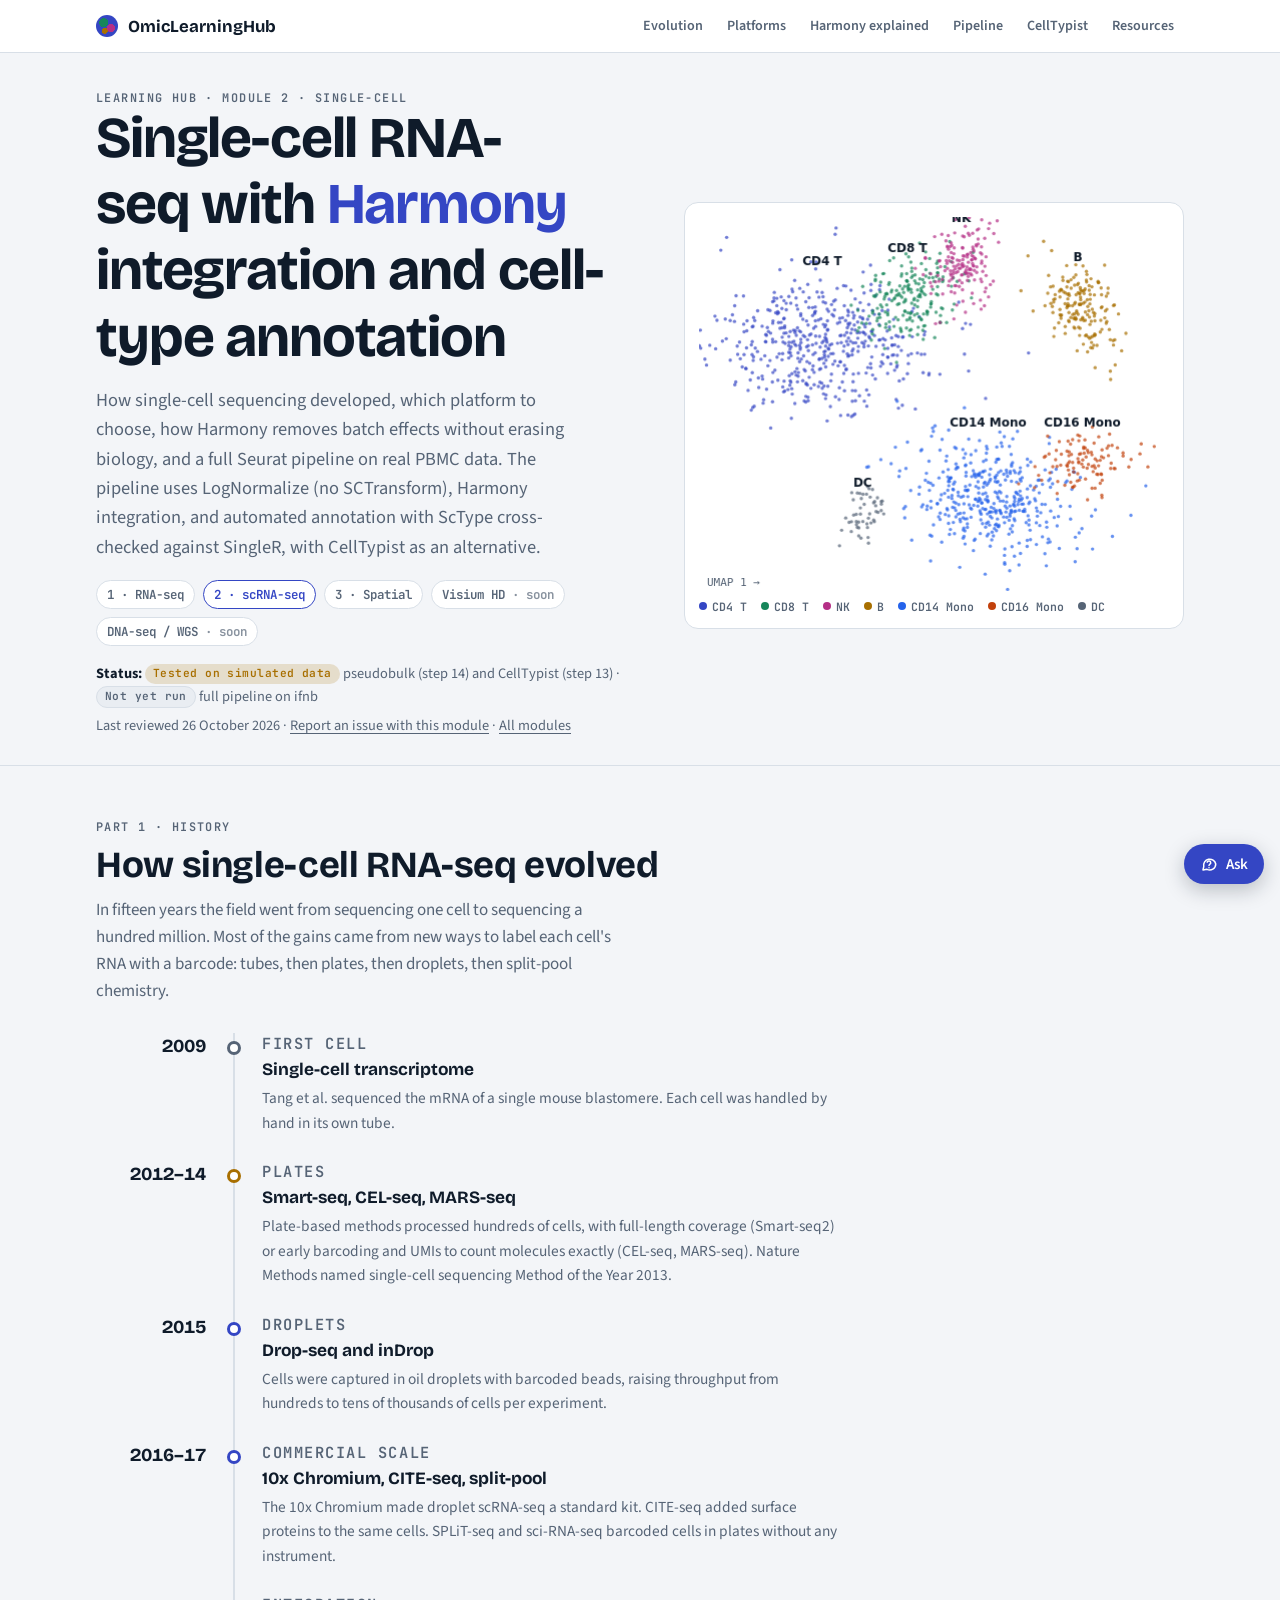
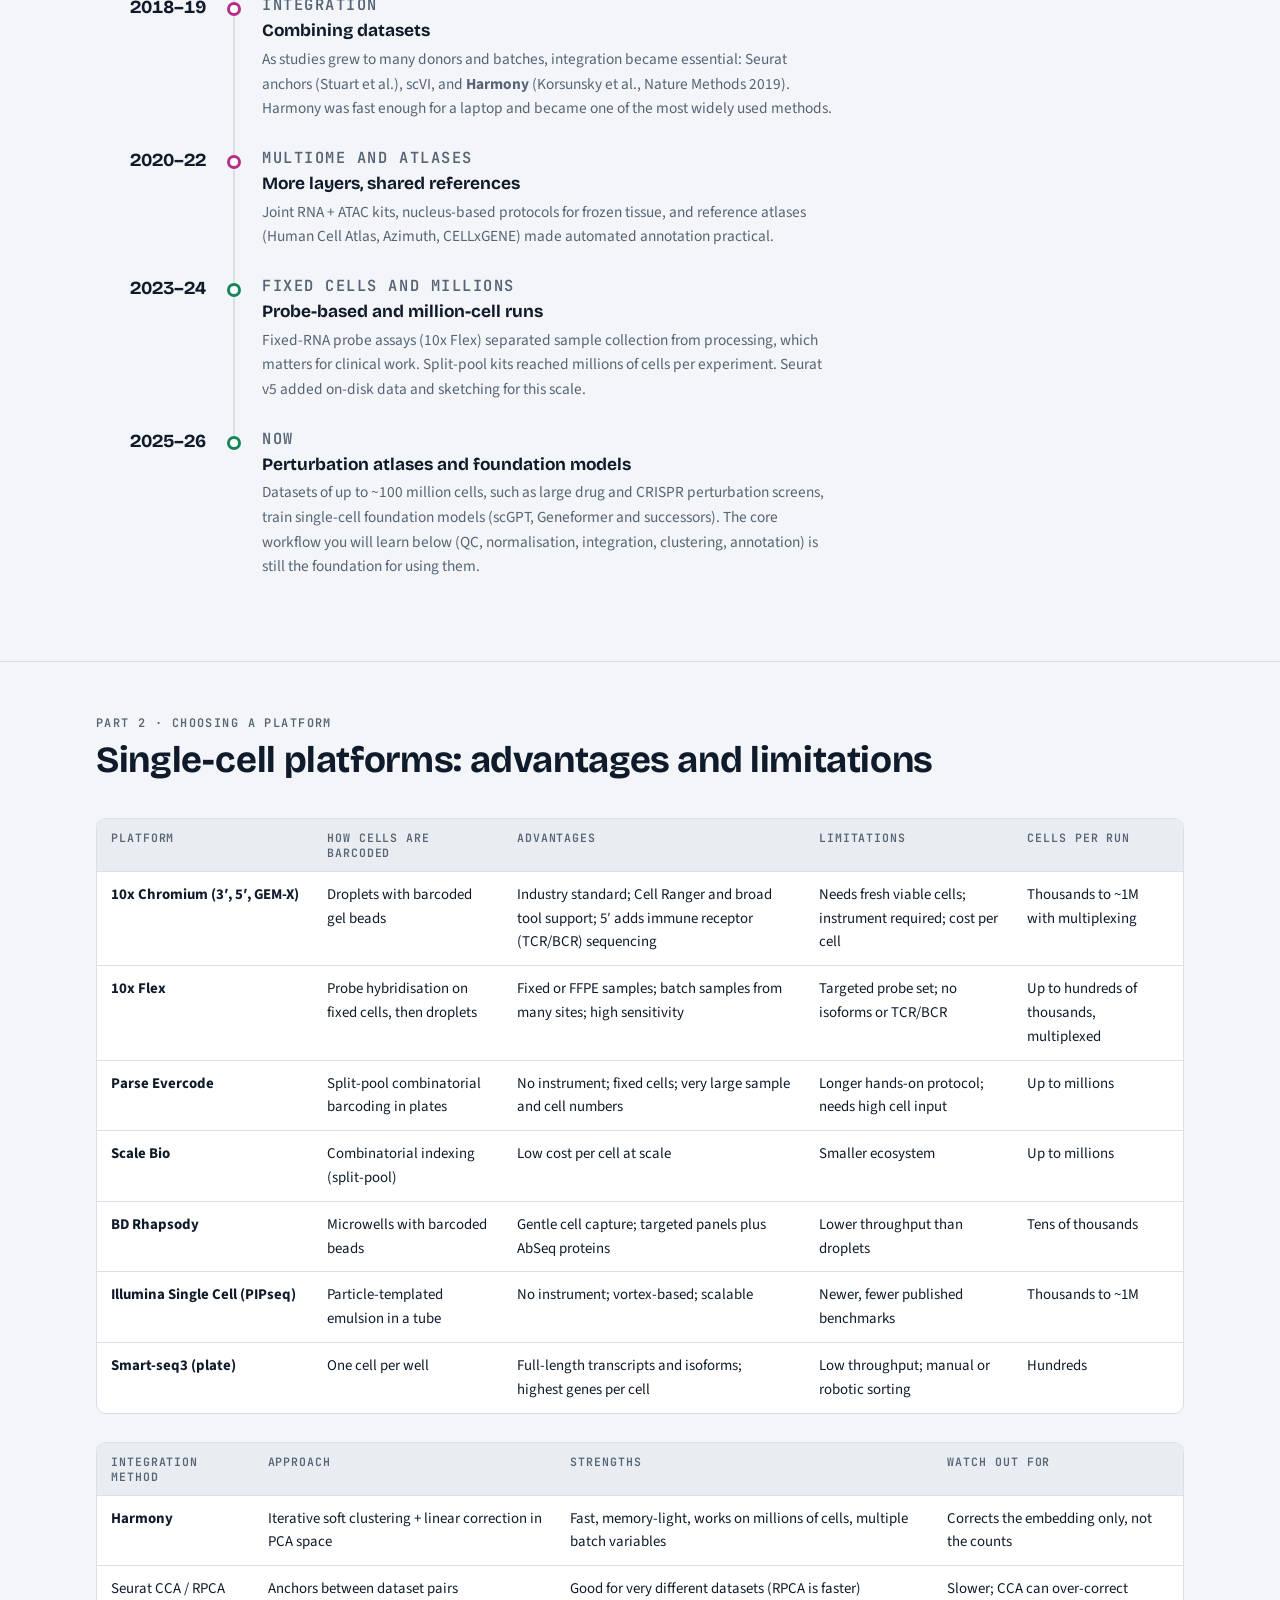
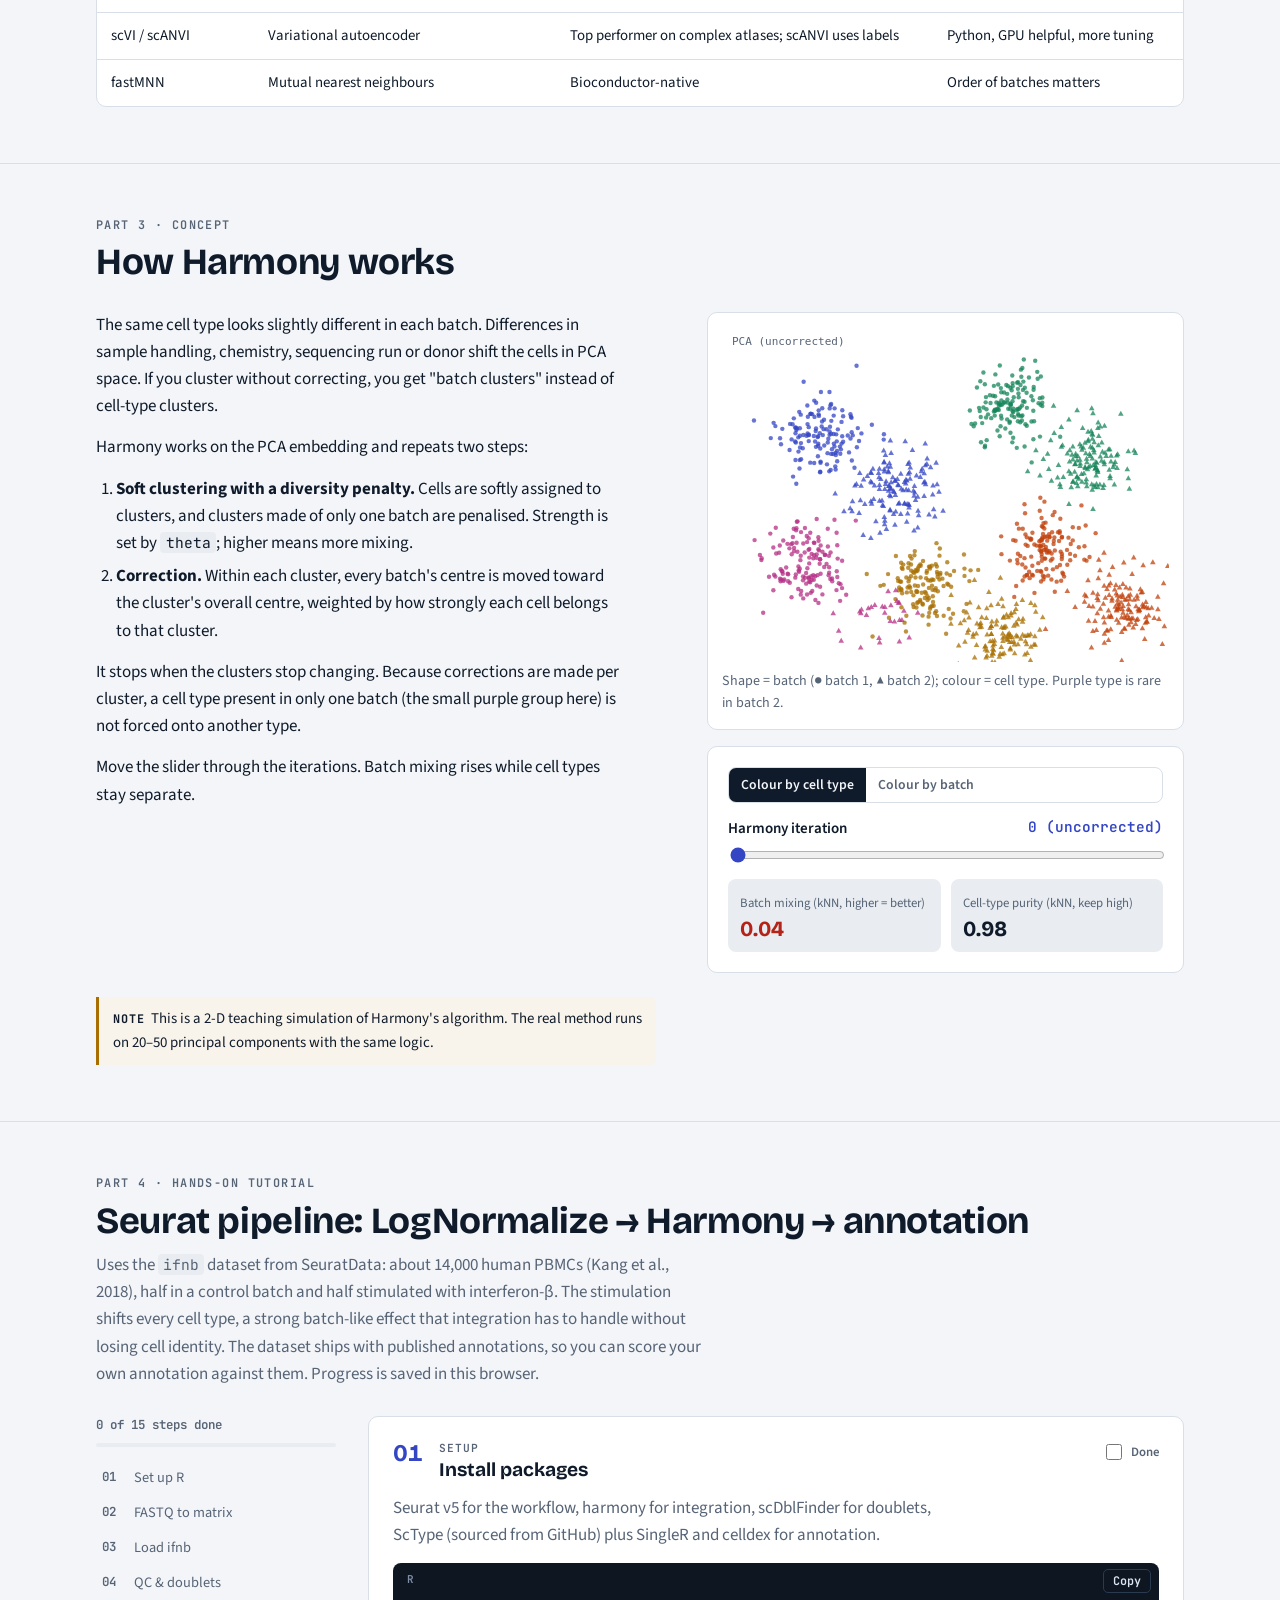
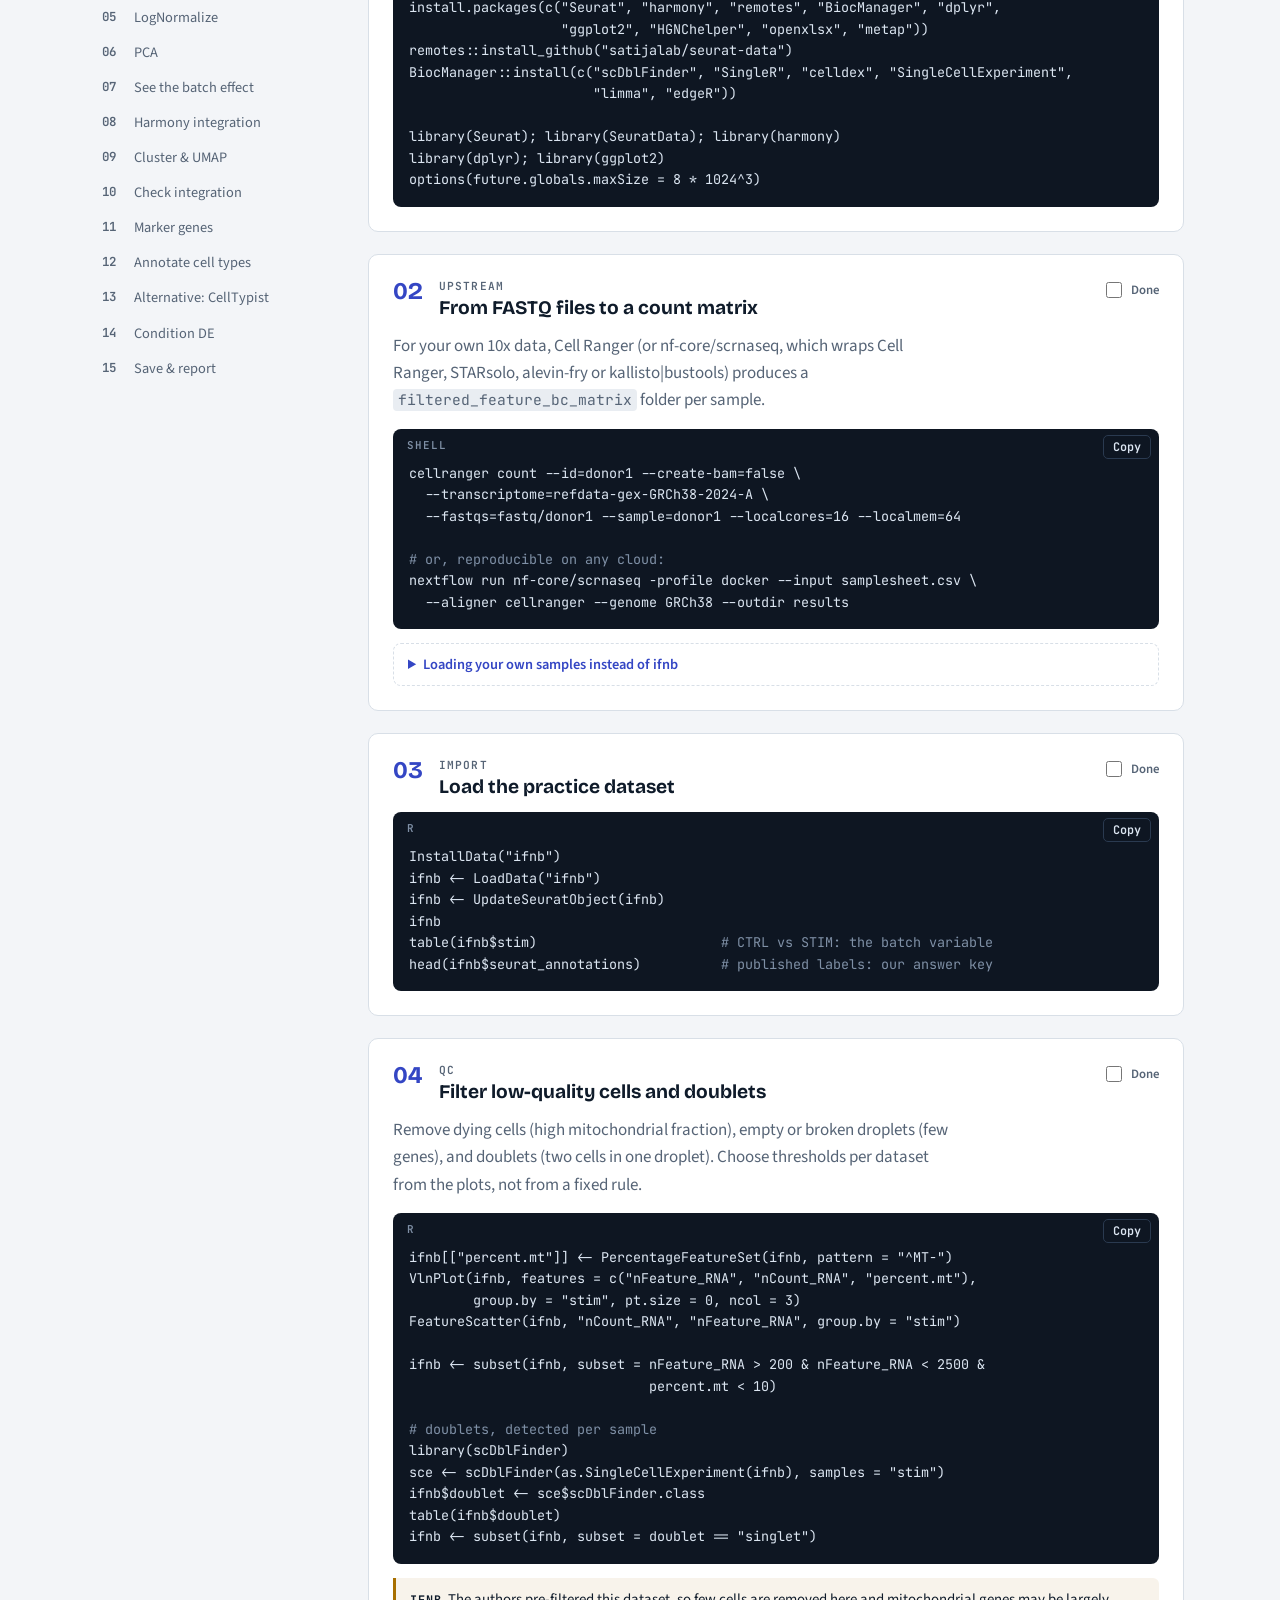
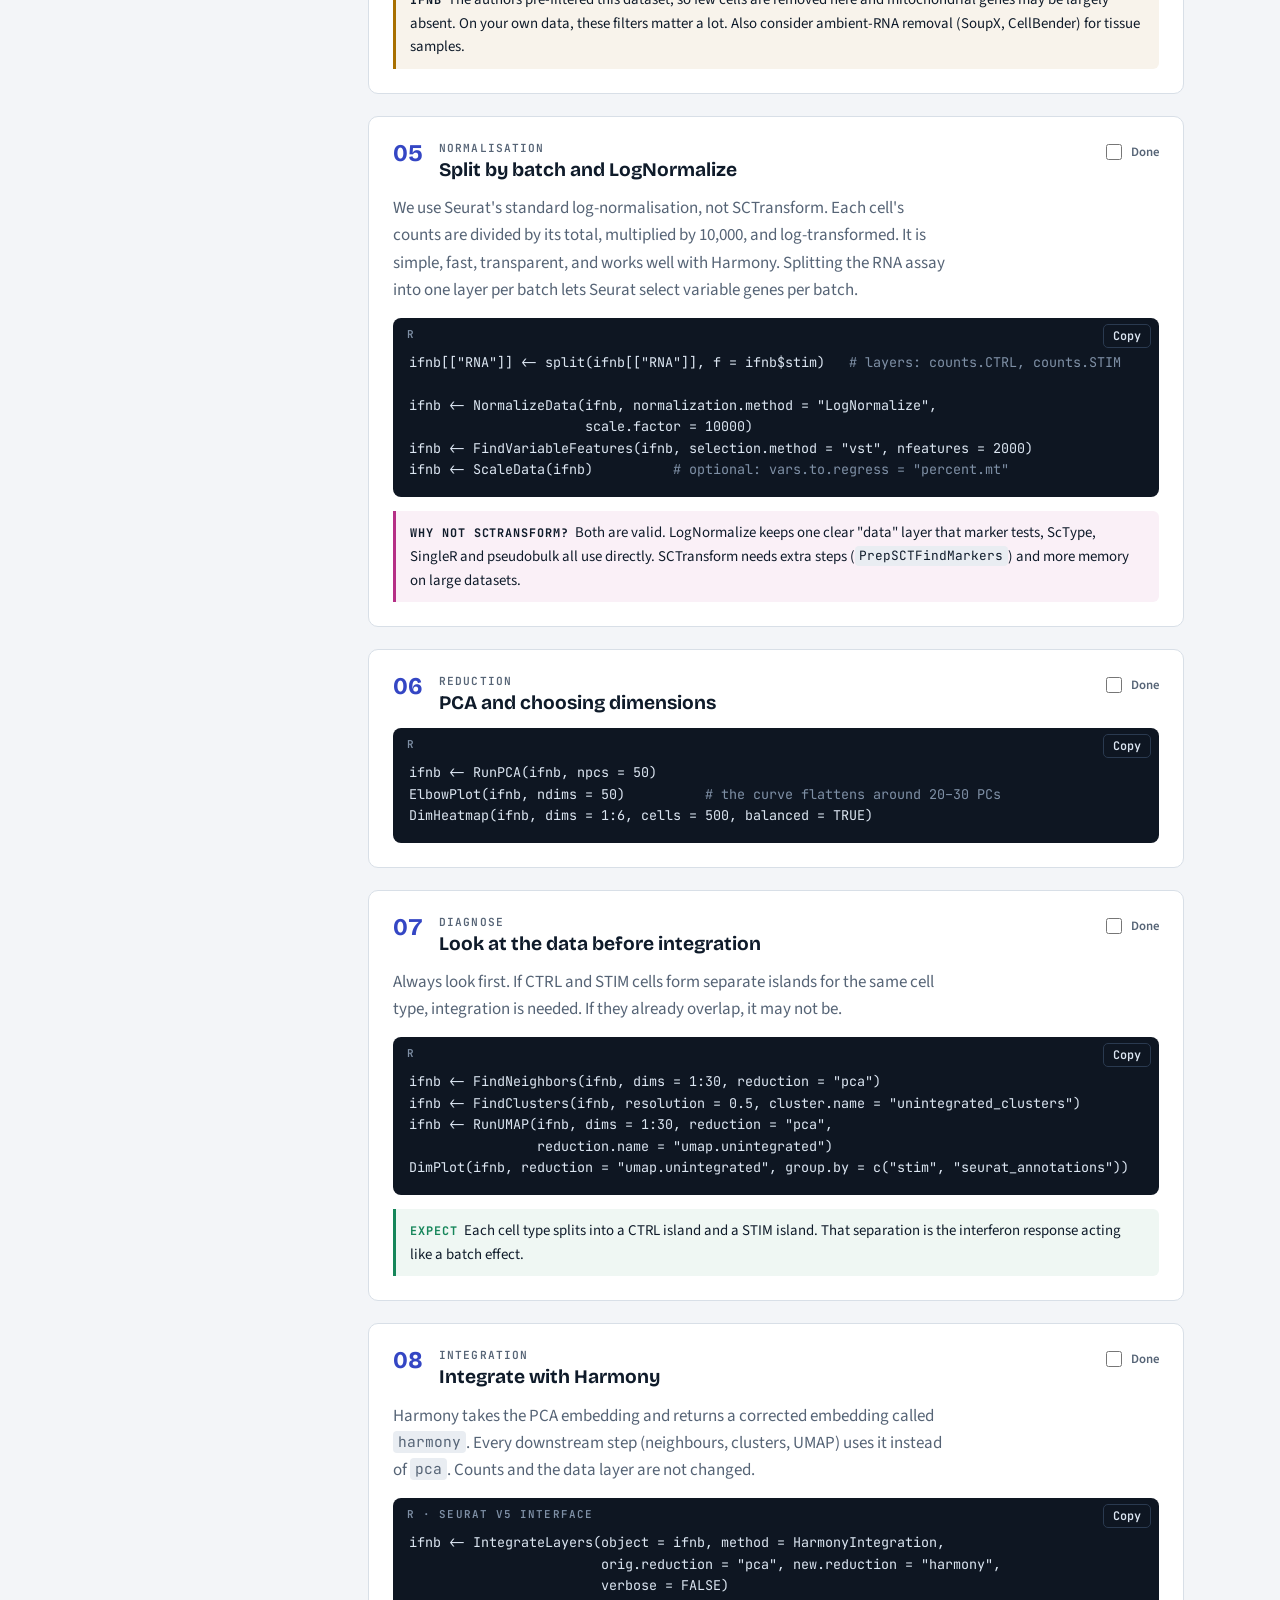
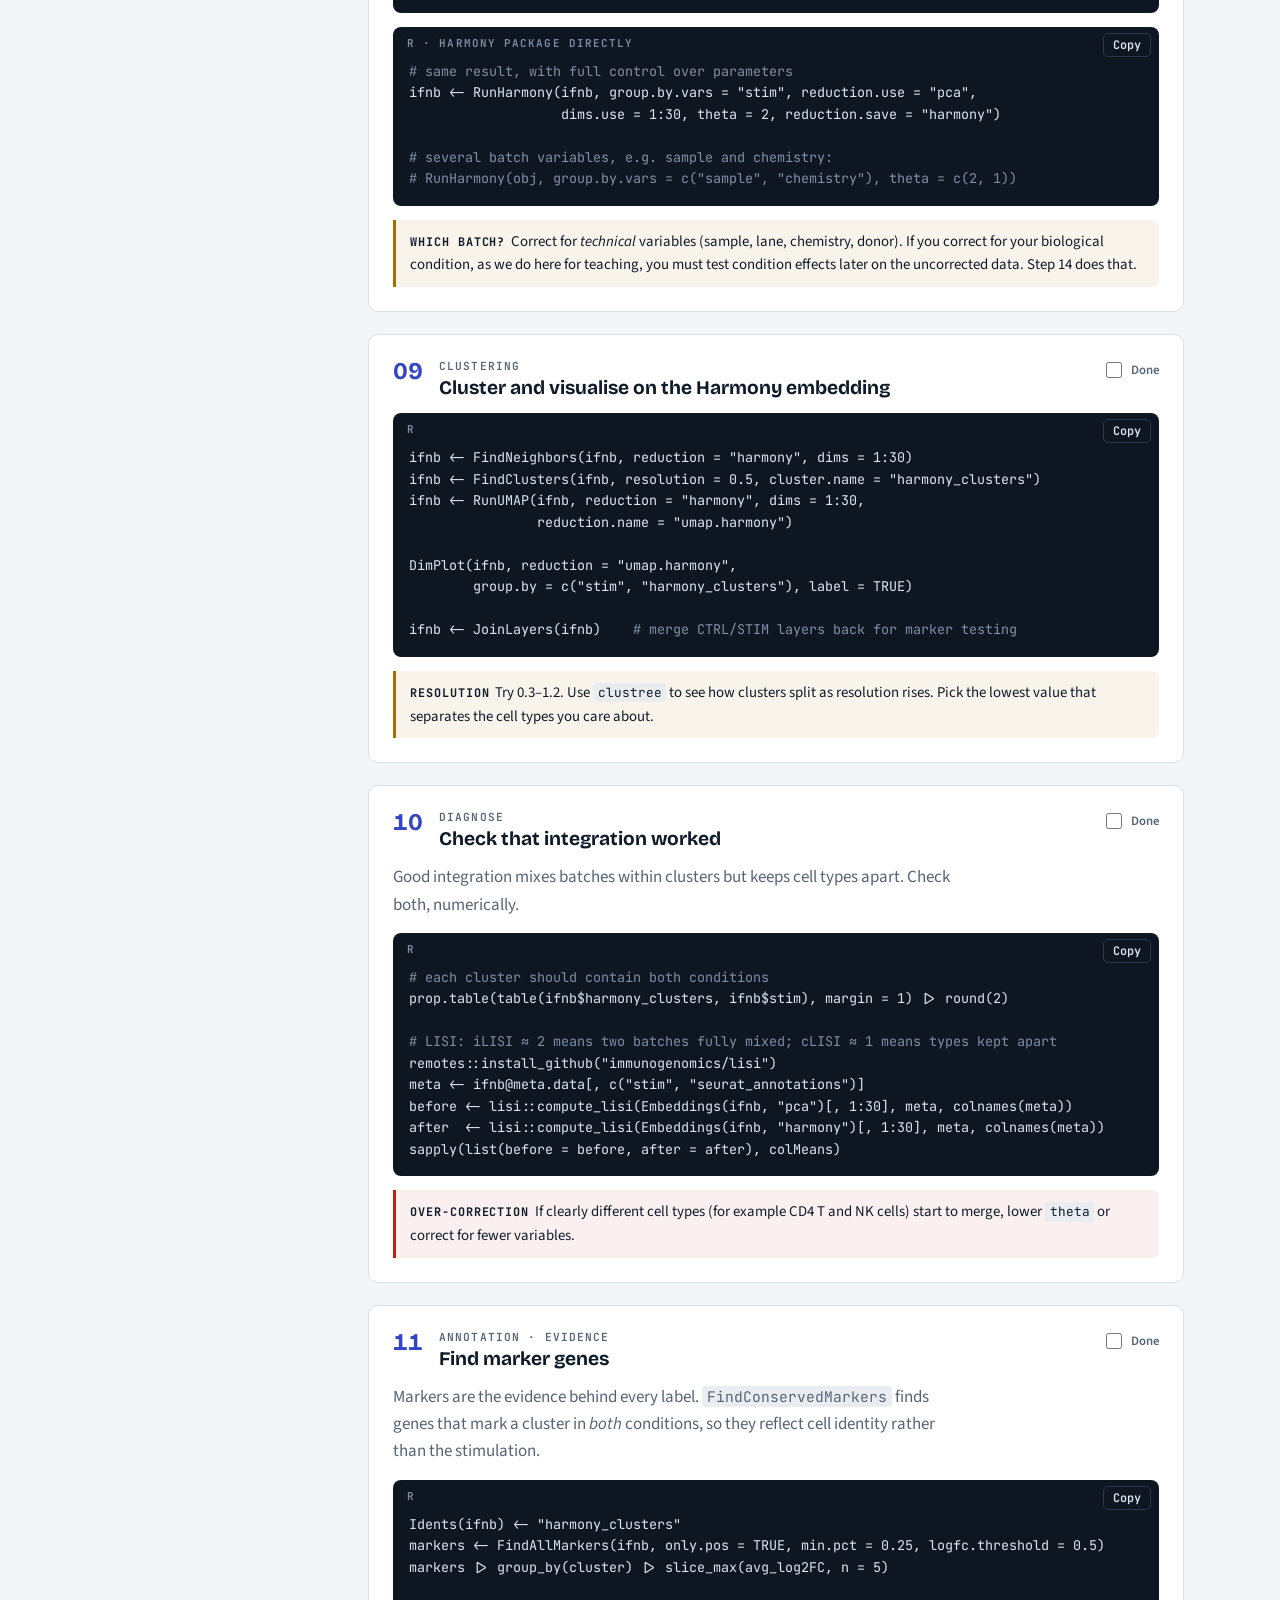
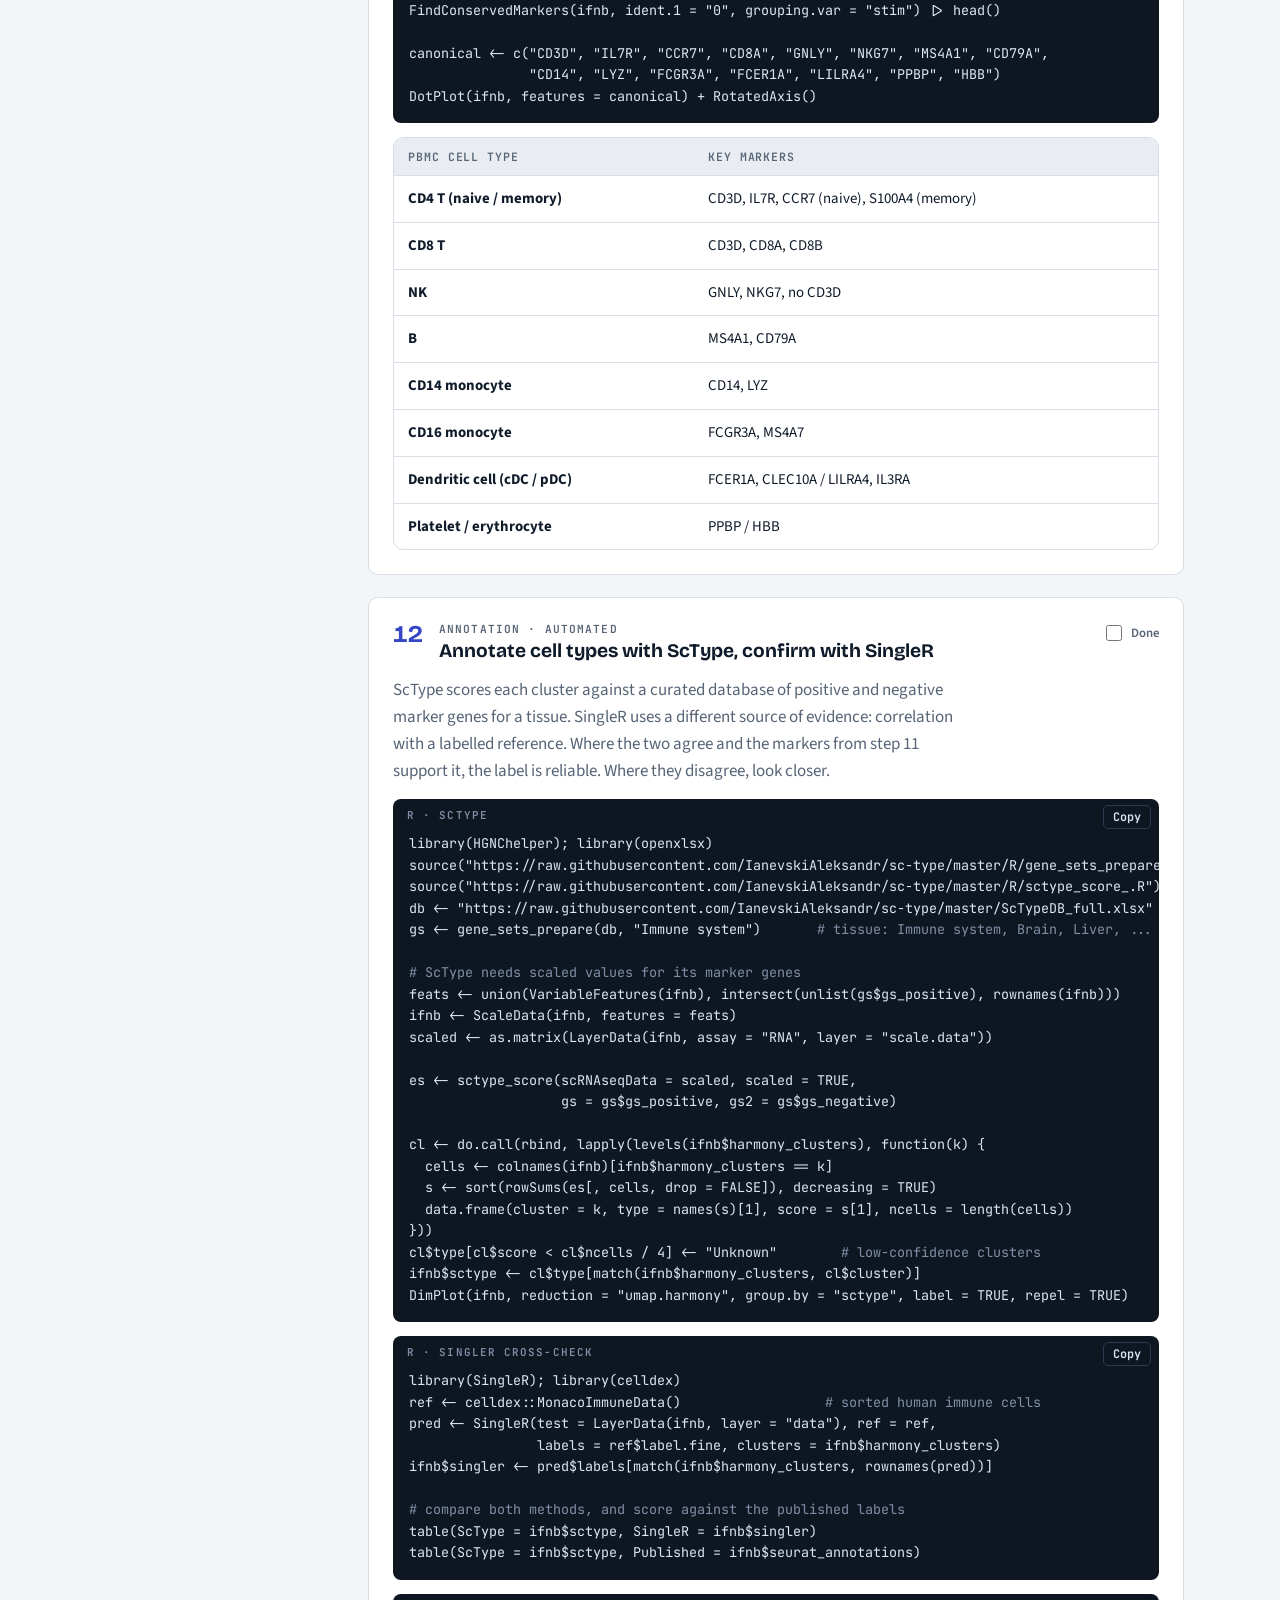
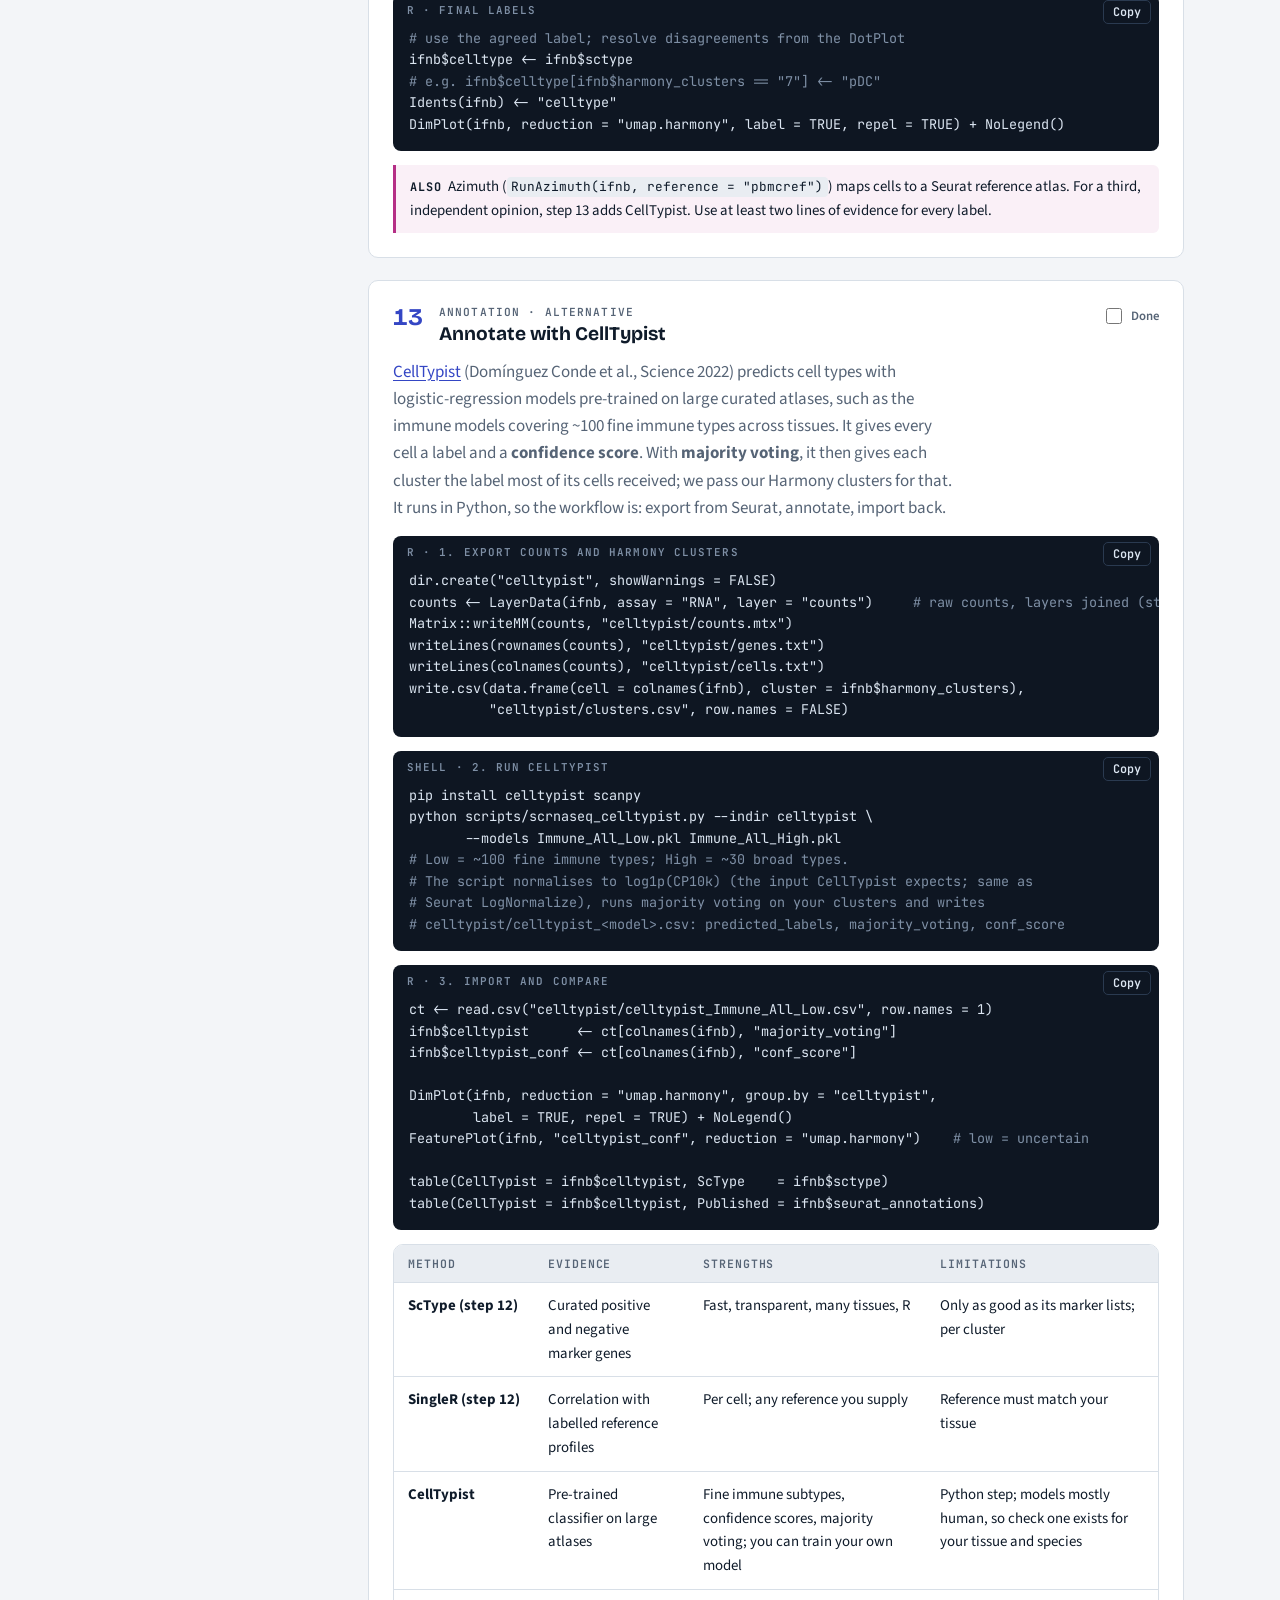
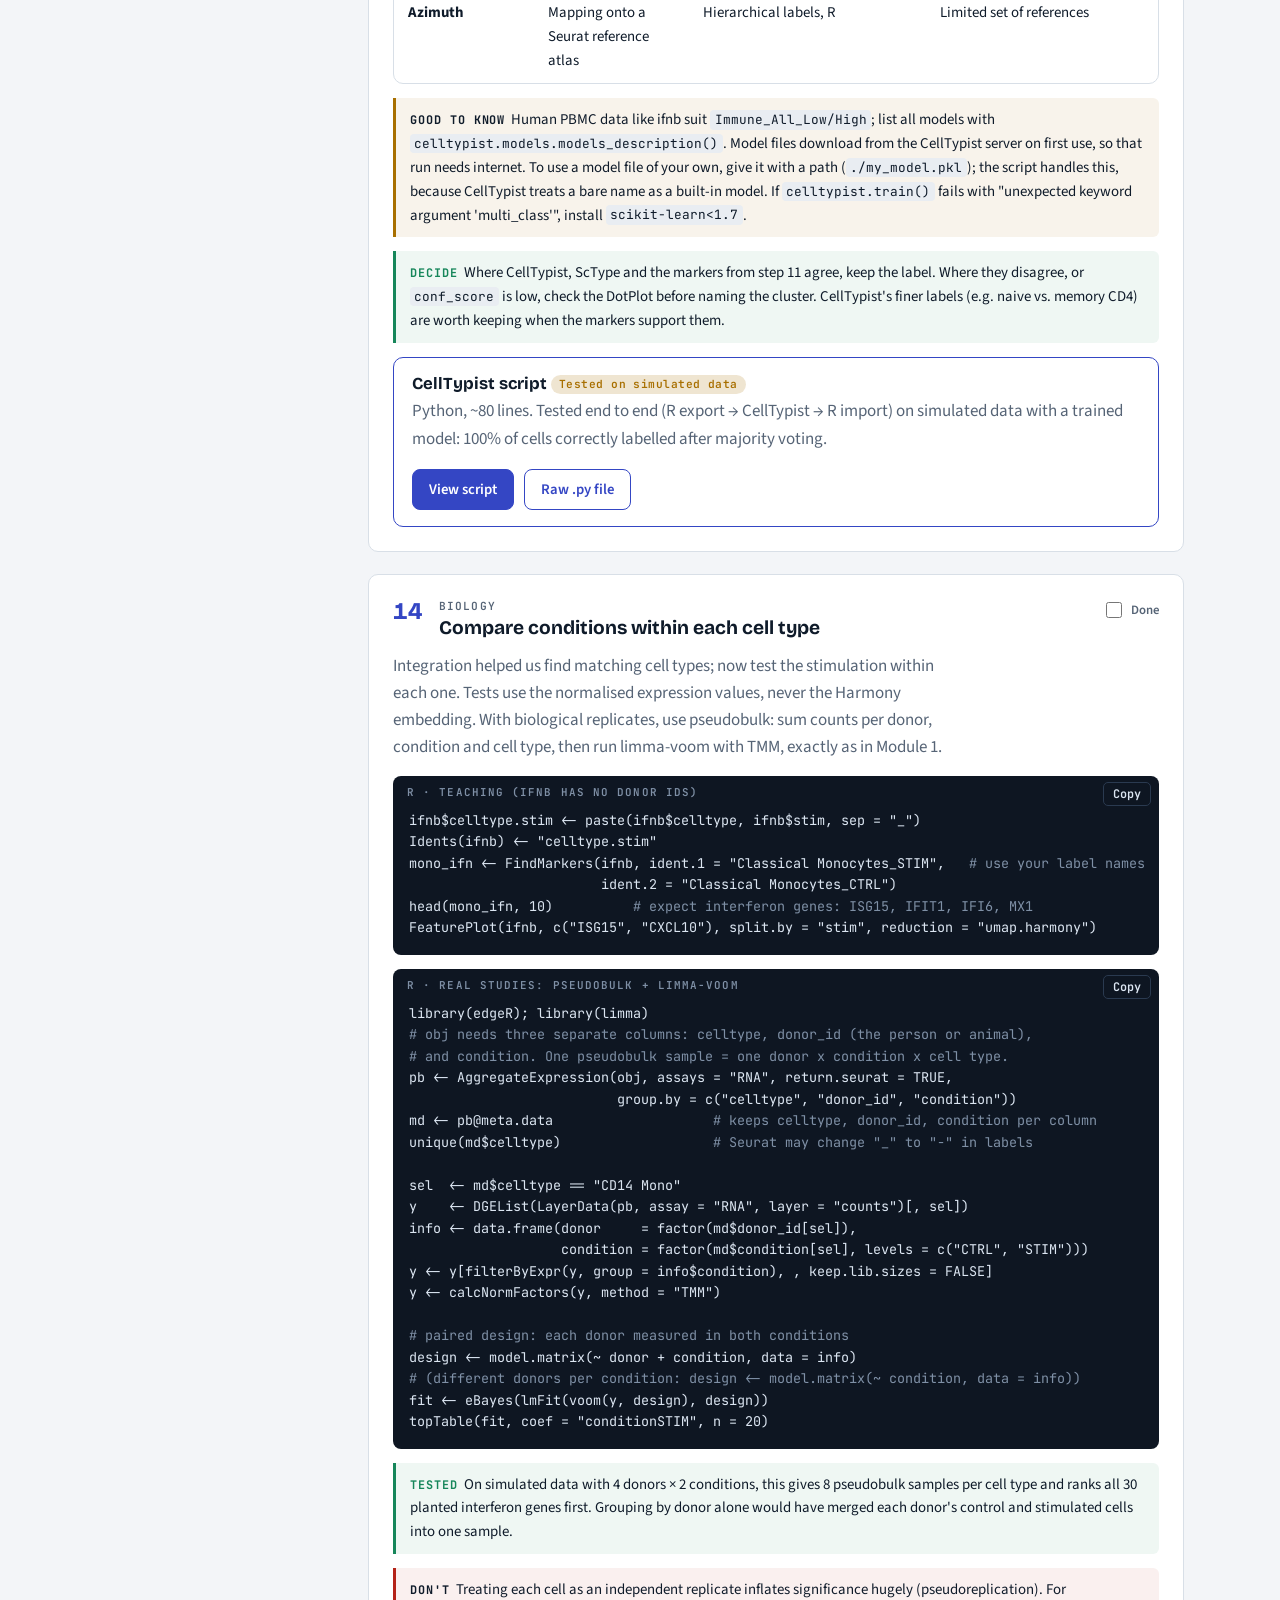
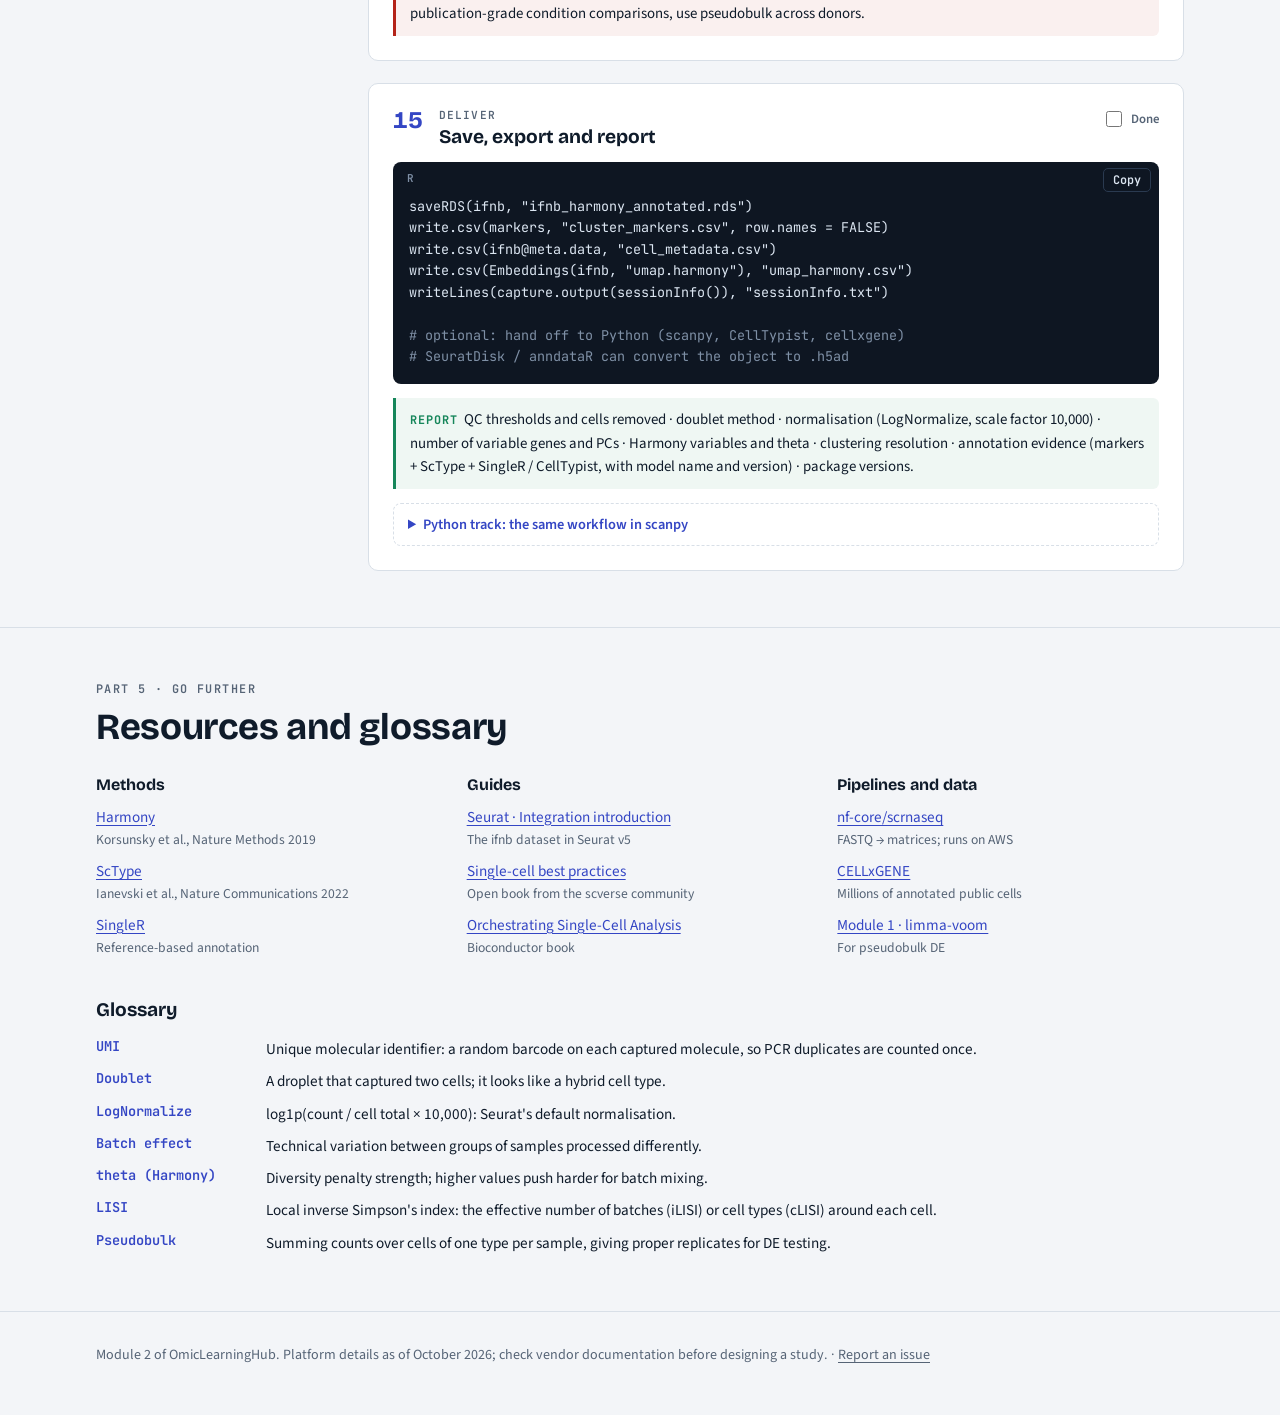
<file: scrnaseq.html>
<!doctype html>
<html lang="en">
<head>
<meta charset="utf-8">
<meta name="viewport" content="width=device-width, initial-scale=1, viewport-fit=cover">
<style>:root{padding-top:env(safe-area-inset-top,0px);padding-bottom:env(safe-area-inset-bottom,0px)}body{margin:0}img{max-width:100%}[hidden]{display:none!important}</style>
<title>Single-Cell Learning Hub</title>
<meta name="description" content="Module 2: single-cell platforms, an interactive Harmony demo, and a Seurat pipeline with LogNormalize, Harmony, ScType/SingleR/CellTypist annotation and pseudobulk DE.">
<meta property="og:title" content="Single-cell RNA-seq with Harmony · OmicLearningHub">
<meta property="og:description" content="Module 2: single-cell platforms, an interactive Harmony demo, and a Seurat pipeline with LogNormalize, Harmony, ScType/SingleR/CellTypist annotation and pseudobulk DE.">
<meta property="og:image" content="https://githubrudramani.github.io/OmicLearningHub/assets/og-scrnaseq.jpg">
<meta property="og:image:width" content="1200"><meta property="og:image:height" content="630">
<meta property="og:url" content="https://githubrudramani.github.io/OmicLearningHub/scrnaseq.html">
<meta property="og:type" content="article">
<meta name="twitter:card" content="summary_large_image">
<link rel="preconnect" href="https://fonts.googleapis.com">
<link rel="preconnect" href="https://fonts.gstatic.com" crossorigin>
<link rel="stylesheet" href="https://fonts.googleapis.com/css2?family=Bricolage+Grotesque:opsz,wght@12..96,500;12..96,700&family=Source+Sans+3:ital,wght@0,400;0,600;0,700;1,400&family=JetBrains+Mono:wght@400;600&display=swap">
<style>
/* Layout: shared lab-notebook system — sticky nav, UMAP hero, history timeline → platforms → Harmony explainer → numbered Seurat pipeline → resources. */
:root{
  --bg:#F3F5F8; --surface:#FFFFFF; --sunk:#E9EDF2; --ink:#0F1B2A; --muted:#566476; --line:#D8DFE7;
  --accent:#3446C4; --ch-green:#16865A; --ch-mag:#B52F86; --ch-amber:#A86F00;
  --good:#16865A; --bad:#B42318; --up:#C2410C; --down:#2563EB; --ns:#9AA6B5;
  --code-bg:#0E1622; --code-ink:#DCE6F2; --code-dim:#7F90A6; --plot:#FFFFFF; --grid:#E4E9EF;
  --f-display:"Bricolage Grotesque","Avenir Next","Segoe UI",system-ui,sans-serif;
  --f-body:"Source Sans 3","Segoe UI",system-ui,-apple-system,sans-serif;
  --f-mono:"JetBrains Mono",ui-monospace,"SFMono-Regular",Menlo,Consolas,monospace;
  --r:10px;
}
@media (prefers-color-scheme: dark){:root:not([data-theme="light"]){
  --bg:#0A0F17; --surface:#111925; --sunk:#0D141E; --ink:#E5ECF4; --muted:#93A2B5; --line:#223042;
  --accent:#8E9CFF; --ch-green:#4CD49A; --ch-mag:#F06DC2; --ch-amber:#F0B547;
  --good:#4CD49A; --bad:#FF7A6E; --up:#FB923C; --down:#60A5FA; --ns:#5B6878;
  --code-bg:#070C13; --plot:#0D141E; --grid:#1C2836; color-scheme:dark}}
:root[data-theme="dark"]{
  --bg:#0A0F17; --surface:#111925; --sunk:#0D141E; --ink:#E5ECF4; --muted:#93A2B5; --line:#223042;
  --accent:#8E9CFF; --ch-green:#4CD49A; --ch-mag:#F06DC2; --ch-amber:#F0B547;
  --good:#4CD49A; --bad:#FF7A6E; --up:#FB923C; --down:#60A5FA; --ns:#5B6878;
  --code-bg:#070C13; --plot:#0D141E; --grid:#1C2836; color-scheme:dark}

*{box-sizing:border-box}
body{background:var(--bg);color:var(--ink);font:400 17px/1.6 var(--f-body);-webkit-font-smoothing:antialiased}
body::before{content:"";position:fixed;inset:0 0 auto;height:env(safe-area-inset-top,0px);z-index:10;background:var(--surface)}
a{color:var(--accent);text-underline-offset:3px}
a:focus-visible,button:focus-visible,summary:focus-visible,input:focus-visible{outline:2px solid var(--accent);outline-offset:2px;border-radius:4px}
h1,h2,h3{font-family:var(--f-display);text-wrap:balance;line-height:1.15;margin:0}
h2{font-size:clamp(1.7rem,3.2vw,2.3rem);font-weight:700;letter-spacing:-.01em}
h3{font-size:1.2rem;font-weight:700}
p{margin:0}
.wrap{max-width:1120px;margin:0 auto;padding-left:max(16px,env(safe-area-inset-left,0px));padding-right:max(16px,env(safe-area-inset-right,0px))}
.eyebrow{font:600 .74rem/1 var(--f-mono);letter-spacing:.12em;text-transform:uppercase;color:var(--muted)}
.prose{max-width:66ch;display:grid;gap:14px}
.muted{color:var(--muted)}
code{font-family:var(--f-mono);font-size:.86em;background:var(--sunk);padding:.1em .35em;border-radius:4px}

.top{position:sticky;top:env(safe-area-inset-top,0px);z-index:9;background:var(--surface);border-bottom:1px solid var(--line)}
.top .wrap{display:flex;align-items:center;gap:20px;padding-block:10px;flex-wrap:wrap}
.brand{display:flex;align-items:center;gap:10px;font:700 1.05rem var(--f-display);color:var(--ink);text-decoration:none}
.brand i{width:22px;height:22px;border-radius:50%;background:radial-gradient(circle at 35% 35%,var(--ch-green) 0 22%,transparent 23%),radial-gradient(circle at 68% 60%,var(--ch-mag) 0 20%,transparent 21%),radial-gradient(circle at 40% 72%,var(--ch-amber) 0 14%,transparent 15%),var(--accent);display:block}
.tabs{display:flex;gap:4px;overflow-x:auto;scrollbar-width:none;margin-left:auto}
.tabs a{font:600 .88rem var(--f-body);color:var(--muted);text-decoration:none;padding:6px 10px;border-radius:6px;white-space:nowrap}
.tabs a:hover{color:var(--ink);background:var(--sunk)}
.modules{display:flex;gap:8px;flex-wrap:wrap;margin-top:18px}
.chip{font:600 .78rem var(--f-mono);padding:5px 10px;border-radius:999px;border:1px solid var(--line);color:var(--muted);background:var(--surface);text-decoration:none}
a.chip:hover{border-color:var(--muted);color:var(--ink)}
a.chip{text-decoration:none}
a.chip:hover{border-color:var(--muted);color:var(--ink)}
.chip.on{border-color:var(--accent);color:var(--accent)}
.chip.soon::after{content:" · soon";opacity:.7}

.hero{padding-block:40px 28px}
.hero-grid{display:grid;grid-template-columns:1.05fr .95fr;gap:36px;align-items:center}
.hero h1{font-size:clamp(2.2rem,5vw,3.6rem);font-weight:700;letter-spacing:-.02em}
.hero h1 em{font-style:normal;color:var(--accent)}
.hero .lede{font-size:1.15rem;color:var(--muted);max-width:52ch;margin-top:16px}
.fig{margin:0;background:var(--surface);border:1px solid var(--line);border-radius:14px;padding:14px;max-width:100%}
.fig canvas{width:100%;aspect-ratio:5/4;display:block}
.fig figcaption{font:600 .72rem var(--f-mono);color:var(--muted);display:flex;gap:14px;flex-wrap:wrap;margin-top:6px}
.fig figcaption span{display:flex;align-items:center;gap:5px}
.fig figcaption b{width:8px;height:8px;border-radius:50%;display:inline-block}

section{padding-block:56px;border-top:1px solid var(--line)}
.sec-head{display:grid;gap:10px;margin-bottom:28px}

/* timeline */
.timeline{position:relative;display:grid;gap:0;margin-top:8px}
.era{display:grid;grid-template-columns:110px 28px minmax(0,1fr);gap:0 14px}
.era .yr{font:700 1.15rem/1.3 var(--f-display);text-align:right;font-variant-numeric:tabular-nums;padding-top:2px}
.era .rail{position:relative}
.era .rail::before{content:"";position:absolute;left:50%;top:0;bottom:0;width:2px;transform:translateX(-50%);background:var(--line)}
.era .rail i{position:absolute;left:50%;top:8px;width:14px;height:14px;border-radius:50%;transform:translateX(-50%);background:var(--surface);border:3px solid var(--c,var(--accent))}
.era .body{padding-bottom:26px;display:grid;gap:6px;max-width:72ch}
.era .body h3{font-size:1.08rem}
.era .kind{font:600 .68rem var(--f-mono);text-transform:uppercase;letter-spacing:.1em;color:var(--c,var(--accent))}
.era .body p{color:var(--muted);font-size:.96rem}
.era:last-child .rail::before{bottom:auto;height:20px}

.flav{margin-top:36px;overflow-x:auto;border:1px solid var(--line);border-radius:var(--r);background:var(--surface)}
.flav table,.cmp table,.res-table table{border-collapse:collapse;width:100%;font-size:.93rem}
.flav table{min-width:820px}
.flav th,.flav td,.cmp th,.cmp td,.res-table th,.res-table td{padding:11px 14px;text-align:left;border-bottom:1px solid var(--line);vertical-align:top}
.flav th,.cmp th,.res-table th{font:600 .72rem var(--f-mono);text-transform:uppercase;letter-spacing:.08em;color:var(--muted);background:var(--sunk)}
.flav tr:last-child td,.cmp tr:last-child td,.res-table tr:last-child td{border-bottom:0}
.flav td:first-child{font-weight:700;white-space:nowrap}

/* TMM explainer */
.tmm{display:grid;grid-template-columns:minmax(0,1.1fr) minmax(0,.9fr);gap:28px;align-items:start}
.ctrl{display:grid;gap:14px;background:var(--surface);border:1px solid var(--line);border-radius:var(--r);padding:20px}
.ctrl label{display:grid;gap:4px;font-weight:600;font-size:.94rem}
.ctrl label span{display:flex;justify-content:space-between;gap:8px}
.ctrl output{font:600 .9rem var(--f-mono);color:var(--accent)}
.ctrl input[type=range]{width:100%;accent-color:var(--accent)}
.seg{display:inline-flex;border:1px solid var(--line);border-radius:8px;overflow:hidden}
.seg button{font:600 .86rem var(--f-body);border:0;background:var(--surface);color:var(--muted);padding:7px 12px;cursor:pointer}
.seg button[aria-pressed="true"]{background:var(--ink);color:var(--bg)}
.readout{display:grid;grid-template-columns:1fr 1fr;gap:10px}
.readout div{background:var(--sunk);border-radius:8px;padding:10px 12px}
.readout b{display:block;font:700 1.35rem var(--f-display);font-variant-numeric:tabular-nums}
.readout small{color:var(--muted);font-size:.8rem}
.ma-wrap{background:var(--surface);border:1px solid var(--line);border-radius:var(--r);padding:14px;min-width:0}
.ma-wrap canvas{width:100%;aspect-ratio:4/3;display:block}
.ma-wrap p{font-size:.88rem;color:var(--muted);margin-top:8px}
.steps-list{margin:0;padding-left:1.2em;display:grid;gap:6px}

.cmp{margin-top:28px;overflow-x:auto;border:1px solid var(--line);border-radius:var(--r);background:var(--surface)}
.cmp table{min-width:680px}

/* pipeline */
.pipe-layout{display:grid;grid-template-columns:240px minmax(0,1fr);gap:32px;align-items:start}
.toc{position:sticky;top:calc(env(safe-area-inset-top,0px) + 76px);display:grid;gap:2px;font-size:.9rem}
.toc .prog{font:600 .78rem var(--f-mono);color:var(--muted);margin-bottom:8px}
.toc .bar{height:4px;background:var(--sunk);border-radius:2px;overflow:hidden;margin-bottom:12px}
.toc .bar i{display:block;height:100%;width:0;background:var(--ch-green);transition:width .3s}
.toc a{display:grid;grid-template-columns:28px 1fr;gap:4px;padding:5px 6px;border-radius:6px;color:var(--muted);text-decoration:none}
.toc a:hover{background:var(--sunk);color:var(--ink)}
.toc a.done{color:var(--ch-green)}
.toc a span:first-child{font:600 .78rem/1.7 var(--f-mono)}
.steps{display:grid;gap:22px;min-width:0}
.step{background:var(--surface);border:1px solid var(--line);border-radius:var(--r);padding:24px;display:grid;gap:14px;min-width:0;scroll-margin-top:90px}
.step{grid-template-columns:minmax(0,1fr)}
.step>*{min-width:0}
.step .why code{overflow-wrap:anywhere}
.step-head{display:grid;grid-template-columns:auto minmax(0,1fr) auto;gap:14px;align-items:start}
.step-head h3,.step-head .kind{overflow-wrap:anywhere}
.num{font:700 1.5rem/1 var(--f-display);color:var(--accent);min-width:2ch;font-variant-numeric:tabular-nums}
.step-head .kind{font:600 .7rem var(--f-mono);text-transform:uppercase;letter-spacing:.1em;color:var(--muted);margin-bottom:4px}
.done-toggle{display:flex;align-items:center;gap:6px;font:600 .8rem var(--f-body);color:var(--muted);cursor:pointer;white-space:nowrap}
.done-toggle input{accent-color:var(--ch-green);width:16px;height:16px}
.step .why{color:var(--muted);max-width:70ch}
.callout{border-left:3px solid var(--ch-amber);background:color-mix(in srgb,var(--ch-amber) 8%,var(--surface));padding:10px 14px;border-radius:0 6px 6px 0;font-size:.93rem}
.callout.new{border-color:var(--ch-mag);background:color-mix(in srgb,var(--ch-mag) 7%,var(--surface))}
.callout.warn{border-color:var(--bad);background:color-mix(in srgb,var(--bad) 7%,var(--surface))}
.callout b{font-family:var(--f-mono);font-size:.74rem;letter-spacing:.08em;text-transform:uppercase;margin-right:6px}
.check{border-left:3px solid var(--ch-green);background:color-mix(in srgb,var(--ch-green) 7%,var(--surface));padding:10px 14px;border-radius:0 6px 6px 0;font-size:.93rem}
.check b{font-family:var(--f-mono);font-size:.74rem;letter-spacing:.08em;text-transform:uppercase;margin-right:6px;color:var(--ch-green)}
.code{position:relative;background:var(--code-bg);border-radius:8px;min-width:0}
.code .lang{position:absolute;left:14px;top:9px;font:600 .68rem var(--f-mono);color:var(--code-dim);letter-spacing:.1em;text-transform:uppercase}
.code button{position:absolute;right:8px;top:6px;font:600 .74rem var(--f-mono);background:transparent;border:1px solid #2A3A50;color:var(--code-ink);padding:3px 9px;border-radius:5px;cursor:pointer}
.code button:hover{border-color:var(--code-dim)}
.code pre{margin:0;padding:34px 16px 16px;overflow-x:auto;font:400 .84rem/1.6 var(--f-mono);color:var(--code-ink);tab-size:2}
.code pre .c{color:var(--code-dim)}
.out{font:400 .82rem/1.6 var(--f-mono);background:var(--sunk);border-radius:8px;padding:12px 16px;overflow-x:auto;margin:0;white-space:pre;color:var(--ink)}
.out::before{content:"Output";display:block;font:600 .66rem var(--f-mono);letter-spacing:.1em;text-transform:uppercase;color:var(--muted);margin-bottom:4px}
.res-table{overflow-x:auto;border:1px solid var(--line);border-radius:8px}
.res-table table{min-width:420px;font-variant-numeric:tabular-nums}
.res-table td.n{text-align:right}
.res-table th.n{text-align:right}
details.track{border:1px dashed var(--line);border-radius:8px;padding:10px 14px}
details.track summary{cursor:pointer;font:600 .9rem var(--f-body);color:var(--accent)}
details.track[open] summary{margin-bottom:10px}

.res-grid{display:grid;grid-template-columns:repeat(3,minmax(0,1fr));gap:24px}
.res-grid h3{font-size:1rem;margin-bottom:10px}
.res-grid ul{list-style:none;margin:0;padding:0;display:grid;gap:8px;font-size:.95rem}
.res-grid li span{display:block;color:var(--muted);font-size:.85rem}
dl.gloss{display:grid;grid-template-columns:minmax(150px,max-content) 1fr;gap:8px 20px;margin:0;font-size:.95rem}
dl.gloss dt{font:600 .85rem var(--f-mono);color:var(--accent)}
dl.gloss dd{margin:0}

.cs-dl{display:flex;justify-content:space-between;align-items:center;gap:16px;flex-wrap:wrap;background:var(--surface);border:1px solid var(--accent);border-radius:var(--r);padding:16px 18px}
.cs-dl h3{font-size:1.05rem;margin-bottom:4px}
.cs-btns{display:flex;gap:10px;flex-wrap:wrap}
.btn{font:600 .92rem var(--f-body);text-decoration:none;padding:9px 16px;border-radius:8px;background:var(--accent);color:var(--surface);border:1px solid var(--accent)}
.btn.ghost{background:transparent;color:var(--accent)}

.st{display:inline-block;font:600 .7rem/1.4 var(--f-mono);letter-spacing:.04em;padding:2px 8px;border-radius:999px;white-space:nowrap;vertical-align:1px}
.st-run{background:color-mix(in srgb,var(--good) 16%,transparent);color:var(--good)}
.st-sim{background:color-mix(in srgb,var(--ch-amber) 18%,transparent);color:var(--ch-amber)}
.st-not{background:var(--sunk);color:var(--muted);border:1px solid var(--line)}
.statusbar{margin-top:16px;display:grid;gap:6px;font-size:.9rem;color:var(--muted)}
.statusbar a{color:var(--muted)}
footer{padding-block:32px 48px;border-top:1px solid var(--line);color:var(--muted);font-size:.88rem}

@media (max-width:900px){
  .hero-grid,.pipe-layout,.tmm{grid-template-columns:1fr}
  .res-grid{grid-template-columns:1fr 1fr}
  .toc{position:static;grid-template-columns:1fr 1fr}
  .toc .prog,.toc .bar{grid-column:1/-1}
}
@media (max-width:560px){
  body{font-size:16px}
  .res-grid,.toc{grid-template-columns:1fr}
  .tabs{margin-left:0;width:100%}
  .step{padding:18px}
  .step-head{grid-template-columns:auto minmax(0,1fr)}
  .done-toggle{grid-column:2}
  .era{grid-template-columns:62px 22px minmax(0,1fr);gap:0 10px}
  .era .yr{font-size:.95rem}
  dl.gloss{grid-template-columns:1fr;gap:2px 0}
  dl.gloss dd{margin-bottom:8px}
}
@media (prefers-reduced-motion:reduce){*{transition:none!important;scroll-behavior:auto!important}}
html{scroll-behavior:smooth}
</style>
<link rel="stylesheet" href="assets/ask/ask.css">
</head>
<body>


<header class="top">
  <div class="wrap">
    <a class="brand" href="index.html"><i aria-hidden="true"></i>OmicLearningHub</a>
    <nav class="tabs" aria-label="Sections">
      <a href="#evolution">Evolution</a>
      <a href="#platforms">Platforms</a>
      <a href="#harmony">Harmony explained</a>
      <a href="#pipeline">Pipeline</a>
      <a href="#s13">CellTypist</a>
      <a href="#resources">Resources</a>
    </nav>
  </div>
</header>

<main id="top">
  <div class="hero">
    <div class="wrap hero-grid">
      <div>
        <p class="eyebrow">Learning hub · Module 2 · Single-cell</p>
        <h1>Single-cell RNA-seq with <em>Harmony</em> integration and cell-type annotation</h1>
        <p class="lede">How single-cell sequencing developed, which platform to choose, how Harmony removes batch effects without erasing biology, and a full Seurat pipeline on real PBMC data. The pipeline uses LogNormalize (no SCTransform), Harmony integration, and automated annotation with ScType cross-checked against SingleR, with CellTypist as an alternative.</p>
        <div class="modules" aria-label="Learning modules"><a class="chip" href="rnaseq.html">1 · RNA-seq</a><span class="chip on">2 · scRNA-seq</span><a class="chip" href="xenium.html">3 · Spatial</a><span class="chip soon">Visium HD</span><span class="chip soon">DNA-seq / WGS</span></div>
        <div class="statusbar"><div><strong style="color:var(--ink)">Status:</strong> <span class="st st-sim">Tested on simulated data</span> pseudobulk (step 14) and CellTypist (step 13) · <span class="st st-not">Not yet run</span> full pipeline on ifnb</div><div>Last reviewed 26 October 2026 · <a href="https://github.com/githubrudramani/OmicLearningHub/issues/new?title=%5BModule%202%20%28single-cell%29%5D%20step%20__%3A%20" target="_blank" rel="noopener">Report an issue with this module</a> · <a href="index.html">All modules</a></div></div>
      </div>
      <figure class="fig">
        <canvas id="umap" aria-label="Example UMAP of PBMC cell types"></canvas>
        <figcaption id="umapLegend"></figcaption>
      </figure>
    </div>
  </div>

  <!-- EVOLUTION -->
  <section id="evolution">
    <div class="wrap">
      <div class="sec-head">
        <p class="eyebrow">Part 1 · History</p>
        <h2>How single-cell RNA-seq evolved</h2>
        <p class="muted" style="max-width:68ch">In fifteen years the field went from sequencing one cell to sequencing a hundred million. Most of the gains came from new ways to label each cell's RNA with a barcode: tubes, then plates, then droplets, then split-pool chemistry.</p>
      </div>
      <div class="timeline">
        <div class="era" style="--c:var(--muted)"><div class="yr">2009</div><div class="rail"><i></i></div><div class="body"><p class="kind">First cell</p><h3>Single-cell transcriptome</h3><p>Tang et al. sequenced the mRNA of a single mouse blastomere. Each cell was handled by hand in its own tube.</p></div></div>
        <div class="era" style="--c:var(--ch-amber)"><div class="yr">2012–14</div><div class="rail"><i></i></div><div class="body"><p class="kind">Plates</p><h3>Smart-seq, CEL-seq, MARS-seq</h3><p>Plate-based methods processed hundreds of cells, with full-length coverage (Smart-seq2) or early barcoding and UMIs to count molecules exactly (CEL-seq, MARS-seq). Nature Methods named single-cell sequencing Method of the Year 2013.</p></div></div>
        <div class="era" style="--c:var(--accent)"><div class="yr">2015</div><div class="rail"><i></i></div><div class="body"><p class="kind">Droplets</p><h3>Drop-seq and inDrop</h3><p>Cells were captured in oil droplets with barcoded beads, raising throughput from hundreds to tens of thousands of cells per experiment.</p></div></div>
        <div class="era" style="--c:var(--accent)"><div class="yr">2016–17</div><div class="rail"><i></i></div><div class="body"><p class="kind">Commercial scale</p><h3>10x Chromium, CITE-seq, split-pool</h3><p>The 10x Chromium made droplet scRNA-seq a standard kit. CITE-seq added surface proteins to the same cells. SPLiT-seq and sci-RNA-seq barcoded cells in plates without any instrument.</p></div></div>
        <div class="era" style="--c:var(--ch-mag)"><div class="yr">2018–19</div><div class="rail"><i></i></div><div class="body"><p class="kind">Integration</p><h3>Combining datasets</h3><p>As studies grew to many donors and batches, integration became essential: Seurat anchors (Stuart et al.), scVI, and <strong>Harmony</strong> (Korsunsky et al., Nature Methods 2019). Harmony was fast enough for a laptop and became one of the most widely used methods.</p></div></div>
        <div class="era" style="--c:var(--ch-mag)"><div class="yr">2020–22</div><div class="rail"><i></i></div><div class="body"><p class="kind">Multiome and atlases</p><h3>More layers, shared references</h3><p>Joint RNA + ATAC kits, nucleus-based protocols for frozen tissue, and reference atlases (Human Cell Atlas, Azimuth, CELLxGENE) made automated annotation practical.</p></div></div>
        <div class="era" style="--c:var(--ch-green)"><div class="yr">2023–24</div><div class="rail"><i></i></div><div class="body"><p class="kind">Fixed cells and millions</p><h3>Probe-based and million-cell runs</h3><p>Fixed-RNA probe assays (10x Flex) separated sample collection from processing, which matters for clinical work. Split-pool kits reached millions of cells per experiment. Seurat v5 added on-disk data and sketching for this scale.</p></div></div>
        <div class="era" style="--c:var(--ch-green)"><div class="yr">2025–26</div><div class="rail"><i></i></div><div class="body"><p class="kind">Now</p><h3>Perturbation atlases and foundation models</h3><p>Datasets of up to ~100 million cells, such as large drug and CRISPR perturbation screens, train single-cell foundation models (scGPT, Geneformer and successors). The core workflow you will learn below (QC, normalisation, integration, clustering, annotation) is still the foundation for using them.</p></div></div>
      </div>
    </div>
  </section>

  <!-- PLATFORMS -->
  <section id="platforms">
    <div class="wrap">
      <div class="sec-head">
        <p class="eyebrow">Part 2 · Choosing a platform</p>
        <h2>Single-cell platforms: advantages and limitations</h2>
      </div>
      <div class="flav">
        <table>
          <thead><tr><th>Platform</th><th>How cells are barcoded</th><th>Advantages</th><th>Limitations</th><th>Cells per run</th></tr></thead>
          <tbody>
            <tr><td>10x Chromium (3′, 5′, GEM-X)</td><td>Droplets with barcoded gel beads</td><td>Industry standard; Cell Ranger and broad tool support; 5′ adds immune receptor (TCR/BCR) sequencing</td><td>Needs fresh viable cells; instrument required; cost per cell</td><td>Thousands to ~1M with multiplexing</td></tr>
            <tr><td>10x Flex</td><td>Probe hybridisation on fixed cells, then droplets</td><td>Fixed or FFPE samples; batch samples from many sites; high sensitivity</td><td>Targeted probe set; no isoforms or TCR/BCR</td><td>Up to hundreds of thousands, multiplexed</td></tr>
            <tr><td>Parse Evercode</td><td>Split-pool combinatorial barcoding in plates</td><td>No instrument; fixed cells; very large sample and cell numbers</td><td>Longer hands-on protocol; needs high cell input</td><td>Up to millions</td></tr>
            <tr><td>Scale Bio</td><td>Combinatorial indexing (split-pool)</td><td>Low cost per cell at scale</td><td>Smaller ecosystem</td><td>Up to millions</td></tr>
            <tr><td>BD Rhapsody</td><td>Microwells with barcoded beads</td><td>Gentle cell capture; targeted panels plus AbSeq proteins</td><td>Lower throughput than droplets</td><td>Tens of thousands</td></tr>
            <tr><td>Illumina Single Cell (PIPseq)</td><td>Particle-templated emulsion in a tube</td><td>No instrument; vortex-based; scalable</td><td>Newer, fewer published benchmarks</td><td>Thousands to ~1M</td></tr>
            <tr><td>Smart-seq3 (plate)</td><td>One cell per well</td><td>Full-length transcripts and isoforms; highest genes per cell</td><td>Low throughput; manual or robotic sorting</td><td>Hundreds</td></tr>
          </tbody>
        </table>
      </div>
      <div class="cmp">
        <table>
          <thead><tr><th>Integration method</th><th>Approach</th><th>Strengths</th><th>Watch out for</th></tr></thead>
          <tbody>
            <tr><td><strong>Harmony</strong></td><td>Iterative soft clustering + linear correction in PCA space</td><td>Fast, memory-light, works on millions of cells, multiple batch variables</td><td>Corrects the embedding only, not the counts</td></tr>
            <tr><td>Seurat CCA / RPCA</td><td>Anchors between dataset pairs</td><td>Good for very different datasets (RPCA is faster)</td><td>Slower; CCA can over-correct</td></tr>
            <tr><td>scVI / scANVI</td><td>Variational autoencoder</td><td>Top performer on complex atlases; scANVI uses labels</td><td>Python, GPU helpful, more tuning</td></tr>
            <tr><td>fastMNN</td><td>Mutual nearest neighbours</td><td>Bioconductor-native</td><td>Order of batches matters</td></tr>
          </tbody>
        </table>
      </div>
    </div>
  </section>

  <!-- HARMONY -->
  <section id="harmony">
    <div class="wrap">
      <div class="sec-head">
        <p class="eyebrow">Part 3 · Concept</p>
        <h2>How Harmony works</h2>
      </div>
      <div class="tmm">
        <div class="prose">
          <p>The same cell type looks slightly different in each batch. Differences in sample handling, chemistry, sequencing run or donor shift the cells in PCA space. If you cluster without correcting, you get "batch clusters" instead of cell-type clusters.</p>
          <p>Harmony works on the PCA embedding and repeats two steps:</p>
          <ol class="steps-list">
            <li><strong>Soft clustering with a diversity penalty.</strong> Cells are softly assigned to clusters, and clusters made of only one batch are penalised. Strength is set by <code>theta</code>; higher means more mixing.</li>
            <li><strong>Correction.</strong> Within each cluster, every batch's centre is moved toward the cluster's overall centre, weighted by how strongly each cell belongs to that cluster.</li>
          </ol>
          <p>It stops when the clusters stop changing. Because corrections are made per cluster, a cell type present in only one batch (the small purple group here) is not forced onto another type.</p>
          <p>Move the slider through the iterations. Batch mixing rises while cell types stay separate.</p>
        </div>
        <div style="display:grid;gap:16px;min-width:0">
          <div class="ma-wrap">
            <canvas id="harm" aria-label="Simulated PCA embedding of two batches and five cell types, before and during Harmony iterations"></canvas>
            <p id="harmCap">Shape = batch (● batch 1, ▲ batch 2); colour = cell type. Purple type is rare in batch 2.</p>
          </div>
          <div class="ctrl">
            <div class="seg" role="group" aria-label="Colour by">
              <button type="button" data-c="type" aria-pressed="true">Colour by cell type</button>
              <button type="button" data-c="batch" aria-pressed="false">Colour by batch</button>
            </div>
            <label for="iter"><span>Harmony iteration <output id="itero">0 (uncorrected)</output></span><input type="range" id="iter" min="0" max="5" step="1" value="0"></label>
            <div class="readout">
              <div><small>Batch mixing (kNN, higher = better)</small><b id="mixV">0.00</b></div>
              <div><small>Cell-type purity (kNN, keep high)</small><b id="purV">0.00</b></div>
            </div>
          </div>
        </div>
      </div>
      <div class="callout" style="margin-top:24px;max-width:80ch"><b>Note</b>This is a 2-D teaching simulation of Harmony's algorithm. The real method runs on 20–50 principal components with the same logic.</div>
    </div>
  </section>

  <!-- PIPELINE -->
  <section id="pipeline">
    <div class="wrap">
      <div class="sec-head">
        <p class="eyebrow">Part 4 · Hands-on tutorial</p>
        <h2>Seurat pipeline: LogNormalize → Harmony → annotation</h2>
        <p class="muted" style="max-width:76ch">Uses the <code>ifnb</code> dataset from SeuratData: about 14,000 human PBMCs (Kang et al., 2018), half in a control batch and half stimulated with interferon-β. The stimulation shifts every cell type, a strong batch-like effect that integration has to handle without losing cell identity. The dataset ships with published annotations, so you can score your own annotation against them. Progress is saved in this browser.</p>
      </div>

      <div class="pipe-layout">
        <nav class="toc" aria-label="Pipeline steps" id="toc">
          <p class="prog" id="progtxt">0 of 15 steps done</p>
          <div class="bar"><i id="progbar"></i></div>
        </nav>

        <div class="steps">

          <article class="step" id="s1" data-title="Set up R">
            <div class="step-head"><span class="num">01</span><div><p class="kind">Setup</p><h3>Install packages</h3></div><label class="done-toggle"><input type="checkbox" id="d-s1">Done</label></div>
            <p class="why">Seurat v5 for the workflow, harmony for integration, scDblFinder for doublets, ScType (sourced from GitHub) plus SingleR and celldex for annotation.</p>
            <div class="code"><span class="lang">R</span><button type="button">Copy</button><pre>install.packages(c("Seurat", "harmony", "remotes", "BiocManager", "dplyr",
                   "ggplot2", "HGNChelper", "openxlsx", "metap"))
remotes::install_github("satijalab/seurat-data")
BiocManager::install(c("scDblFinder", "SingleR", "celldex", "SingleCellExperiment",
                       "limma", "edgeR"))

library(Seurat); library(SeuratData); library(harmony)
library(dplyr); library(ggplot2)
options(future.globals.maxSize = 8 * 1024^3)</pre></div>
          </article>

          <article class="step" id="s2" data-title="FASTQ to matrix">
            <div class="step-head"><span class="num">02</span><div><p class="kind">Upstream</p><h3>From FASTQ files to a count matrix</h3></div><label class="done-toggle"><input type="checkbox" id="d-s2">Done</label></div>
            <p class="why">For your own 10x data, Cell Ranger (or nf-core/scrnaseq, which wraps Cell Ranger, STARsolo, alevin-fry or kallisto|bustools) produces a <code>filtered_feature_bc_matrix</code> folder per sample.</p>
            <div class="code"><span class="lang">Shell</span><button type="button">Copy</button><pre>cellranger count --id=donor1 --create-bam=false \
  --transcriptome=refdata-gex-GRCh38-2024-A \
  --fastqs=fastq/donor1 --sample=donor1 --localcores=16 --localmem=64

<span class="c"># or, reproducible on any cloud:</span>
nextflow run nf-core/scrnaseq -profile docker --input samplesheet.csv \
  --aligner cellranger --genome GRCh38 --outdir results</pre></div>
            <details class="track">
              <summary>Loading your own samples instead of ifnb</summary>
              <div class="code"><span class="lang">R</span><button type="button">Copy</button><pre>samples &lt;- c("donor1", "donor2", "donor3")
objs &lt;- lapply(samples, function(s) {
  m &lt;- Read10X(file.path("results", s, "outs/filtered_feature_bc_matrix"))
  o &lt;- CreateSeuratObject(m, project = s, min.cells = 3, min.features = 200)
  o$sample &lt;- s
  o
})
obj &lt;- merge(objs[[1]], objs[-1], add.cell.ids = samples)
<span class="c"># merge() keeps one counts layer per sample, ready for step 05</span></pre></div>
            </details>
          </article>

          <article class="step" id="s3" data-title="Load ifnb">
            <div class="step-head"><span class="num">03</span><div><p class="kind">Import</p><h3>Load the practice dataset</h3></div><label class="done-toggle"><input type="checkbox" id="d-s3">Done</label></div>
            <div class="code"><span class="lang">R</span><button type="button">Copy</button><pre>InstallData("ifnb")
ifnb &lt;- LoadData("ifnb")
ifnb &lt;- UpdateSeuratObject(ifnb)
ifnb
table(ifnb$stim)                       <span class="c"># CTRL vs STIM: the batch variable</span>
head(ifnb$seurat_annotations)          <span class="c"># published labels: our answer key</span></pre></div>
          </article>

          <article class="step" id="s4" data-title="QC &amp; doublets">
            <div class="step-head"><span class="num">04</span><div><p class="kind">QC</p><h3>Filter low-quality cells and doublets</h3></div><label class="done-toggle"><input type="checkbox" id="d-s4">Done</label></div>
            <p class="why">Remove dying cells (high mitochondrial fraction), empty or broken droplets (few genes), and doublets (two cells in one droplet). Choose thresholds per dataset from the plots, not from a fixed rule.</p>
            <div class="code"><span class="lang">R</span><button type="button">Copy</button><pre>ifnb[["percent.mt"]] &lt;- PercentageFeatureSet(ifnb, pattern = "^MT-")
VlnPlot(ifnb, features = c("nFeature_RNA", "nCount_RNA", "percent.mt"),
        group.by = "stim", pt.size = 0, ncol = 3)
FeatureScatter(ifnb, "nCount_RNA", "nFeature_RNA", group.by = "stim")

ifnb &lt;- subset(ifnb, subset = nFeature_RNA &gt; 200 &amp; nFeature_RNA &lt; 2500 &amp;
                              percent.mt &lt; 10)

<span class="c"># doublets, detected per sample</span>
library(scDblFinder)
sce &lt;- scDblFinder(as.SingleCellExperiment(ifnb), samples = "stim")
ifnb$doublet &lt;- sce$scDblFinder.class
table(ifnb$doublet)
ifnb &lt;- subset(ifnb, subset = doublet == "singlet")</pre></div>
            <div class="callout"><b>ifnb</b>The authors pre-filtered this dataset, so few cells are removed here and mitochondrial genes may be largely absent. On your own data, these filters matter a lot. Also consider ambient-RNA removal (SoupX, CellBender) for tissue samples.</div>
          </article>

          <article class="step" id="s5" data-title="LogNormalize">
            <div class="step-head"><span class="num">05</span><div><p class="kind">Normalisation</p><h3>Split by batch and LogNormalize</h3></div><label class="done-toggle"><input type="checkbox" id="d-s5">Done</label></div>
            <p class="why">We use Seurat's standard log-normalisation, not SCTransform. Each cell's counts are divided by its total, multiplied by 10,000, and log-transformed. It is simple, fast, transparent, and works well with Harmony. Splitting the RNA assay into one layer per batch lets Seurat select variable genes per batch.</p>
            <div class="code"><span class="lang">R</span><button type="button">Copy</button><pre>ifnb[["RNA"]] &lt;- split(ifnb[["RNA"]], f = ifnb$stim)   <span class="c"># layers: counts.CTRL, counts.STIM</span>

ifnb &lt;- NormalizeData(ifnb, normalization.method = "LogNormalize",
                      scale.factor = 10000)
ifnb &lt;- FindVariableFeatures(ifnb, selection.method = "vst", nfeatures = 2000)
ifnb &lt;- ScaleData(ifnb)          <span class="c"># optional: vars.to.regress = "percent.mt"</span></pre></div>
            <div class="callout new"><b>Why not SCTransform?</b>Both are valid. LogNormalize keeps one clear "data" layer that marker tests, ScType, SingleR and pseudobulk all use directly. SCTransform needs extra steps (<code>PrepSCTFindMarkers</code>) and more memory on large datasets.</div>
          </article>

          <article class="step" id="s6" data-title="PCA">
            <div class="step-head"><span class="num">06</span><div><p class="kind">Reduction</p><h3>PCA and choosing dimensions</h3></div><label class="done-toggle"><input type="checkbox" id="d-s6">Done</label></div>
            <div class="code"><span class="lang">R</span><button type="button">Copy</button><pre>ifnb &lt;- RunPCA(ifnb, npcs = 50)
ElbowPlot(ifnb, ndims = 50)          <span class="c"># the curve flattens around 20–30 PCs</span>
DimHeatmap(ifnb, dims = 1:6, cells = 500, balanced = TRUE)</pre></div>
          </article>

          <article class="step" id="s7" data-title="See the batch effect">
            <div class="step-head"><span class="num">07</span><div><p class="kind">Diagnose</p><h3>Look at the data before integration</h3></div><label class="done-toggle"><input type="checkbox" id="d-s7">Done</label></div>
            <p class="why">Always look first. If CTRL and STIM cells form separate islands for the same cell type, integration is needed. If they already overlap, it may not be.</p>
            <div class="code"><span class="lang">R</span><button type="button">Copy</button><pre>ifnb &lt;- FindNeighbors(ifnb, dims = 1:30, reduction = "pca")
ifnb &lt;- FindClusters(ifnb, resolution = 0.5, cluster.name = "unintegrated_clusters")
ifnb &lt;- RunUMAP(ifnb, dims = 1:30, reduction = "pca",
                reduction.name = "umap.unintegrated")
DimPlot(ifnb, reduction = "umap.unintegrated", group.by = c("stim", "seurat_annotations"))</pre></div>
            <div class="check"><b>Expect</b>Each cell type splits into a CTRL island and a STIM island. That separation is the interferon response acting like a batch effect.</div>
          </article>

          <article class="step" id="s8" data-title="Harmony integration">
            <div class="step-head"><span class="num">08</span><div><p class="kind">Integration</p><h3>Integrate with Harmony</h3></div><label class="done-toggle"><input type="checkbox" id="d-s8">Done</label></div>
            <p class="why">Harmony takes the PCA embedding and returns a corrected embedding called <code>harmony</code>. Every downstream step (neighbours, clusters, UMAP) uses it instead of <code>pca</code>. Counts and the data layer are not changed.</p>
            <div class="code"><span class="lang">R · Seurat v5 interface</span><button type="button">Copy</button><pre>ifnb &lt;- IntegrateLayers(object = ifnb, method = HarmonyIntegration,
                        orig.reduction = "pca", new.reduction = "harmony",
                        verbose = FALSE)</pre></div>
            <div class="code"><span class="lang">R · harmony package directly</span><button type="button">Copy</button><pre><span class="c"># same result, with full control over parameters</span>
ifnb &lt;- RunHarmony(ifnb, group.by.vars = "stim", reduction.use = "pca",
                   dims.use = 1:30, theta = 2, reduction.save = "harmony")

<span class="c"># several batch variables, e.g. sample and chemistry:</span>
<span class="c"># RunHarmony(obj, group.by.vars = c("sample", "chemistry"), theta = c(2, 1))</span></pre></div>
            <div class="callout"><b>Which batch?</b>Correct for <em>technical</em> variables (sample, lane, chemistry, donor). If you correct for your biological condition, as we do here for teaching, you must test condition effects later on the uncorrected data. Step 14 does that.</div>
          </article>

          <article class="step" id="s9" data-title="Cluster &amp; UMAP">
            <div class="step-head"><span class="num">09</span><div><p class="kind">Clustering</p><h3>Cluster and visualise on the Harmony embedding</h3></div><label class="done-toggle"><input type="checkbox" id="d-s9">Done</label></div>
            <div class="code"><span class="lang">R</span><button type="button">Copy</button><pre>ifnb &lt;- FindNeighbors(ifnb, reduction = "harmony", dims = 1:30)
ifnb &lt;- FindClusters(ifnb, resolution = 0.5, cluster.name = "harmony_clusters")
ifnb &lt;- RunUMAP(ifnb, reduction = "harmony", dims = 1:30,
                reduction.name = "umap.harmony")

DimPlot(ifnb, reduction = "umap.harmony",
        group.by = c("stim", "harmony_clusters"), label = TRUE)

ifnb &lt;- JoinLayers(ifnb)    <span class="c"># merge CTRL/STIM layers back for marker testing</span></pre></div>
            <div class="callout"><b>Resolution</b>Try 0.3–1.2. Use <code>clustree</code> to see how clusters split as resolution rises. Pick the lowest value that separates the cell types you care about.</div>
          </article>

          <article class="step" id="s10" data-title="Check integration">
            <div class="step-head"><span class="num">10</span><div><p class="kind">Diagnose</p><h3>Check that integration worked</h3></div><label class="done-toggle"><input type="checkbox" id="d-s10">Done</label></div>
            <p class="why">Good integration mixes batches within clusters but keeps cell types apart. Check both, numerically.</p>
            <div class="code"><span class="lang">R</span><button type="button">Copy</button><pre><span class="c"># each cluster should contain both conditions</span>
prop.table(table(ifnb$harmony_clusters, ifnb$stim), margin = 1) |&gt; round(2)

<span class="c"># LISI: iLISI ≈ 2 means two batches fully mixed; cLISI ≈ 1 means types kept apart</span>
remotes::install_github("immunogenomics/lisi")
meta &lt;- ifnb@meta.data[, c("stim", "seurat_annotations")]
before &lt;- lisi::compute_lisi(Embeddings(ifnb, "pca")[, 1:30], meta, colnames(meta))
after  &lt;- lisi::compute_lisi(Embeddings(ifnb, "harmony")[, 1:30], meta, colnames(meta))
sapply(list(before = before, after = after), colMeans)</pre></div>
            <div class="callout warn"><b>Over-correction</b>If clearly different cell types (for example CD4 T and NK cells) start to merge, lower <code>theta</code> or correct for fewer variables.</div>
          </article>

          <article class="step" id="s11" data-title="Marker genes">
            <div class="step-head"><span class="num">11</span><div><p class="kind">Annotation · evidence</p><h3>Find marker genes</h3></div><label class="done-toggle"><input type="checkbox" id="d-s11">Done</label></div>
            <p class="why">Markers are the evidence behind every label. <code>FindConservedMarkers</code> finds genes that mark a cluster in <em>both</em> conditions, so they reflect cell identity rather than the stimulation.</p>
            <div class="code"><span class="lang">R</span><button type="button">Copy</button><pre>Idents(ifnb) &lt;- "harmony_clusters"
markers &lt;- FindAllMarkers(ifnb, only.pos = TRUE, min.pct = 0.25, logfc.threshold = 0.5)
markers |&gt; group_by(cluster) |&gt; slice_max(avg_log2FC, n = 5)

FindConservedMarkers(ifnb, ident.1 = "0", grouping.var = "stim") |&gt; head()

canonical &lt;- c("CD3D", "IL7R", "CCR7", "CD8A", "GNLY", "NKG7", "MS4A1", "CD79A",
               "CD14", "LYZ", "FCGR3A", "FCER1A", "LILRA4", "PPBP", "HBB")
DotPlot(ifnb, features = canonical) + RotatedAxis()</pre></div>
            <div class="flav" style="margin-top:0"><table style="min-width:520px">
              <thead><tr><th>PBMC cell type</th><th>Key markers</th></tr></thead>
              <tbody>
                <tr><td>CD4 T (naive / memory)</td><td>CD3D, IL7R, CCR7 (naive), S100A4 (memory)</td></tr>
                <tr><td>CD8 T</td><td>CD3D, CD8A, CD8B</td></tr>
                <tr><td>NK</td><td>GNLY, NKG7, no CD3D</td></tr>
                <tr><td>B</td><td>MS4A1, CD79A</td></tr>
                <tr><td>CD14 monocyte</td><td>CD14, LYZ</td></tr>
                <tr><td>CD16 monocyte</td><td>FCGR3A, MS4A7</td></tr>
                <tr><td>Dendritic cell (cDC / pDC)</td><td>FCER1A, CLEC10A / LILRA4, IL3RA</td></tr>
                <tr><td>Platelet / erythrocyte</td><td>PPBP / HBB</td></tr>
              </tbody>
            </table></div>
          </article>

          <article class="step" id="s12" data-title="Annotate cell types">
            <div class="step-head"><span class="num">12</span><div><p class="kind">Annotation · automated</p><h3>Annotate cell types with ScType, confirm with SingleR</h3></div><label class="done-toggle"><input type="checkbox" id="d-s12">Done</label></div>
            <p class="why">ScType scores each cluster against a curated database of positive and negative marker genes for a tissue. SingleR uses a different source of evidence: correlation with a labelled reference. Where the two agree and the markers from step 11 support it, the label is reliable. Where they disagree, look closer.</p>
            <div class="code"><span class="lang">R · ScType</span><button type="button">Copy</button><pre>library(HGNChelper); library(openxlsx)
source("https://raw.githubusercontent.com/IanevskiAleksandr/sc-type/master/R/gene_sets_prepare.R")
source("https://raw.githubusercontent.com/IanevskiAleksandr/sc-type/master/R/sctype_score_.R")
db &lt;- "https://raw.githubusercontent.com/IanevskiAleksandr/sc-type/master/ScTypeDB_full.xlsx"
gs &lt;- gene_sets_prepare(db, "Immune system")       <span class="c"># tissue: Immune system, Brain, Liver, ...</span>

<span class="c"># ScType needs scaled values for its marker genes</span>
feats &lt;- union(VariableFeatures(ifnb), intersect(unlist(gs$gs_positive), rownames(ifnb)))
ifnb &lt;- ScaleData(ifnb, features = feats)
scaled &lt;- as.matrix(LayerData(ifnb, assay = "RNA", layer = "scale.data"))

es &lt;- sctype_score(scRNAseqData = scaled, scaled = TRUE,
                   gs = gs$gs_positive, gs2 = gs$gs_negative)

cl &lt;- do.call(rbind, lapply(levels(ifnb$harmony_clusters), function(k) {
  cells &lt;- colnames(ifnb)[ifnb$harmony_clusters == k]
  s &lt;- sort(rowSums(es[, cells, drop = FALSE]), decreasing = TRUE)
  data.frame(cluster = k, type = names(s)[1], score = s[1], ncells = length(cells))
}))
cl$type[cl$score &lt; cl$ncells / 4] &lt;- "Unknown"        <span class="c"># low-confidence clusters</span>
ifnb$sctype &lt;- cl$type[match(ifnb$harmony_clusters, cl$cluster)]
DimPlot(ifnb, reduction = "umap.harmony", group.by = "sctype", label = TRUE, repel = TRUE)</pre></div>
            <div class="code"><span class="lang">R · SingleR cross-check</span><button type="button">Copy</button><pre>library(SingleR); library(celldex)
ref &lt;- celldex::MonacoImmuneData()                  <span class="c"># sorted human immune cells</span>
pred &lt;- SingleR(test = LayerData(ifnb, layer = "data"), ref = ref,
                labels = ref$label.fine, clusters = ifnb$harmony_clusters)
ifnb$singler &lt;- pred$labels[match(ifnb$harmony_clusters, rownames(pred))]

<span class="c"># compare both methods, and score against the published labels</span>
table(ScType = ifnb$sctype, SingleR = ifnb$singler)
table(ScType = ifnb$sctype, Published = ifnb$seurat_annotations)</pre></div>
            <div class="code"><span class="lang">R · final labels</span><button type="button">Copy</button><pre><span class="c"># use the agreed label; resolve disagreements from the DotPlot</span>
ifnb$celltype &lt;- ifnb$sctype
<span class="c"># e.g. ifnb$celltype[ifnb$harmony_clusters == "7"] &lt;- "pDC"</span>
Idents(ifnb) &lt;- "celltype"
DimPlot(ifnb, reduction = "umap.harmony", label = TRUE, repel = TRUE) + NoLegend()</pre></div>
            <div class="callout new"><b>Also</b>Azimuth (<code>RunAzimuth(ifnb, reference = "pbmcref")</code>) maps cells to a Seurat reference atlas. For a third, independent opinion, step 13 adds CellTypist. Use at least two lines of evidence for every label.</div>
          </article>

                    <article class="step" id="s13" data-title="Alternative: CellTypist">
            <div class="step-head"><span class="num">13</span><div><p class="kind">Annotation · alternative</p><h3>Annotate with CellTypist</h3></div><label class="done-toggle"><input type="checkbox" id="d-s13">Done</label></div>
            <p class="why"><a href="https://www.celltypist.org/" target="_blank" rel="noopener">CellTypist</a> (Domínguez Conde et al., Science 2022) predicts cell types with logistic-regression models pre-trained on large curated atlases, such as the immune models covering ~100 fine immune types across tissues. It gives every cell a label and a <strong>confidence score</strong>. With <strong>majority voting</strong>, it then gives each cluster the label most of its cells received; we pass our Harmony clusters for that. It runs in Python, so the workflow is: export from Seurat, annotate, import back.</p>

            <div class="code"><span class="lang">R · 1. export counts and Harmony clusters</span><button type="button">Copy</button><pre>dir.create("celltypist", showWarnings = FALSE)
counts &lt;- LayerData(ifnb, assay = "RNA", layer = "counts")     <span class="c"># raw counts, layers joined (step 09)</span>
Matrix::writeMM(counts, "celltypist/counts.mtx")
writeLines(rownames(counts), "celltypist/genes.txt")
writeLines(colnames(counts), "celltypist/cells.txt")
write.csv(data.frame(cell = colnames(ifnb), cluster = ifnb$harmony_clusters),
          "celltypist/clusters.csv", row.names = FALSE)</pre></div>

            <div class="code"><span class="lang">Shell · 2. run CellTypist</span><button type="button">Copy</button><pre>pip install celltypist scanpy
python scripts/scrnaseq_celltypist.py --indir celltypist \
       --models Immune_All_Low.pkl Immune_All_High.pkl
<span class="c"># Low = ~100 fine immune types; High = ~30 broad types.</span>
<span class="c"># The script normalises to log1p(CP10k) (the input CellTypist expects; same as</span>
<span class="c"># Seurat LogNormalize), runs majority voting on your clusters and writes</span>
<span class="c"># celltypist/celltypist_&lt;model&gt;.csv: predicted_labels, majority_voting, conf_score</span></pre></div>

            <div class="code"><span class="lang">R · 3. import and compare</span><button type="button">Copy</button><pre>ct &lt;- read.csv("celltypist/celltypist_Immune_All_Low.csv", row.names = 1)
ifnb$celltypist      &lt;- ct[colnames(ifnb), "majority_voting"]
ifnb$celltypist_conf &lt;- ct[colnames(ifnb), "conf_score"]

DimPlot(ifnb, reduction = "umap.harmony", group.by = "celltypist",
        label = TRUE, repel = TRUE) + NoLegend()
FeaturePlot(ifnb, "celltypist_conf", reduction = "umap.harmony")    <span class="c"># low = uncertain</span>

table(CellTypist = ifnb$celltypist, ScType    = ifnb$sctype)
table(CellTypist = ifnb$celltypist, Published = ifnb$seurat_annotations)</pre></div>

            <div class="flav" style="margin-top:0"><table style="min-width:640px">
              <thead><tr><th>Method</th><th>Evidence</th><th>Strengths</th><th>Limitations</th></tr></thead>
              <tbody>
                <tr><td>ScType (step 12)</td><td>Curated positive and negative marker genes</td><td>Fast, transparent, many tissues, R</td><td>Only as good as its marker lists; per cluster</td></tr>
                <tr><td>SingleR (step 12)</td><td>Correlation with labelled reference profiles</td><td>Per cell; any reference you supply</td><td>Reference must match your tissue</td></tr>
                <tr><td><strong>CellTypist</strong></td><td>Pre-trained classifier on large atlases</td><td>Fine immune subtypes, confidence scores, majority voting; you can train your own model</td><td>Python step; models mostly human, so check one exists for your tissue and species</td></tr>
                <tr><td>Azimuth</td><td>Mapping onto a Seurat reference atlas</td><td>Hierarchical labels, R</td><td>Limited set of references</td></tr>
              </tbody>
            </table></div>

            <div class="callout"><b>Good to know</b>Human PBMC data like ifnb suit <code>Immune_All_Low/High</code>; list all models with <code>celltypist.models.models_description()</code>. Model files download from the CellTypist server on first use, so that run needs internet. To use a model file of your own, give it with a path (<code>./my_model.pkl</code>); the script handles this, because CellTypist treats a bare name as a built-in model. If <code>celltypist.train()</code> fails with "unexpected keyword argument 'multi_class'", install <code>scikit-learn&lt;1.7</code>.</div>
            <div class="check"><b>Decide</b>Where CellTypist, ScType and the markers from step 11 agree, keep the label. Where they disagree, or <code>conf_score</code> is low, check the DotPlot before naming the cluster. CellTypist's finer labels (e.g. naive vs. memory CD4) are worth keeping when the markers support them.</div>
            <div class="cs-dl">
              <div>
                <h3>CellTypist script <span class="st st-sim">Tested on simulated data</span></h3>
                <p class="muted">Python, ~80 lines. Tested end to end (R export → CellTypist → R import) on simulated data with a trained model: 100% of cells correctly labelled after majority voting.</p>
              </div>
              <div class="cs-btns">
                <a class="btn" href="https://github.com/githubrudramani/OmicLearningHub/blob/main/scripts/scrnaseq_celltypist.py" target="_blank" rel="noopener">View script</a>
                <a class="btn ghost" href="https://raw.githubusercontent.com/githubrudramani/OmicLearningHub/main/scripts/scrnaseq_celltypist.py" target="_blank" rel="noopener">Raw .py file</a>
              </div>
            </div>
          </article>

<article class="step" id="s14" data-title="Condition DE">
            <div class="step-head"><span class="num">14</span><div><p class="kind">Biology</p><h3>Compare conditions within each cell type</h3></div><label class="done-toggle"><input type="checkbox" id="d-s14">Done</label></div>
            <p class="why">Integration helped us find matching cell types; now test the stimulation within each one. Tests use the normalised expression values, never the Harmony embedding. With biological replicates, use pseudobulk: sum counts per donor, condition and cell type, then run limma-voom with TMM, exactly as in Module 1.</p>
            <div class="code"><span class="lang">R · teaching (ifnb has no donor IDs)</span><button type="button">Copy</button><pre>ifnb$celltype.stim &lt;- paste(ifnb$celltype, ifnb$stim, sep = "_")
Idents(ifnb) &lt;- "celltype.stim"
mono_ifn &lt;- FindMarkers(ifnb, ident.1 = "Classical Monocytes_STIM",   <span class="c"># use your label names</span>
                        ident.2 = "Classical Monocytes_CTRL")
head(mono_ifn, 10)          <span class="c"># expect interferon genes: ISG15, IFIT1, IFI6, MX1</span>
FeaturePlot(ifnb, c("ISG15", "CXCL10"), split.by = "stim", reduction = "umap.harmony")</pre></div>
            <div class="code"><span class="lang">R · real studies: pseudobulk + limma-voom</span><button type="button">Copy</button><pre>library(edgeR); library(limma)
<span class="c"># obj needs three separate columns: celltype, donor_id (the person or animal),</span>
<span class="c"># and condition. One pseudobulk sample = one donor x condition x cell type.</span>
pb &lt;- AggregateExpression(obj, assays = "RNA", return.seurat = TRUE,
                          group.by = c("celltype", "donor_id", "condition"))
md &lt;- pb@meta.data                    <span class="c"># keeps celltype, donor_id, condition per column</span>
unique(md$celltype)                   <span class="c"># Seurat may change "_" to "-" in labels</span>

sel  &lt;- md$celltype == "CD14 Mono"
y    &lt;- DGEList(LayerData(pb, assay = "RNA", layer = "counts")[, sel])
info &lt;- data.frame(donor     = factor(md$donor_id[sel]),
                   condition = factor(md$condition[sel], levels = c("CTRL", "STIM")))
y &lt;- y[filterByExpr(y, group = info$condition), , keep.lib.sizes = FALSE]
y &lt;- calcNormFactors(y, method = "TMM")

<span class="c"># paired design: each donor measured in both conditions</span>
design &lt;- model.matrix(~ donor + condition, data = info)
<span class="c"># (different donors per condition: design &lt;- model.matrix(~ condition, data = info))</span>
fit &lt;- eBayes(lmFit(voom(y, design), design))
topTable(fit, coef = "conditionSTIM", n = 20)</pre></div>
            <div class="check"><b>Tested</b>On simulated data with 4 donors × 2 conditions, this gives 8 pseudobulk samples per cell type and ranks all 30 planted interferon genes first. Grouping by donor alone would have merged each donor's control and stimulated cells into one sample.</div>
            <div class="callout warn"><b>Don't</b>Treating each cell as an independent replicate inflates significance hugely (pseudoreplication). For publication-grade condition comparisons, use pseudobulk across donors.</div>
          </article>

          <article class="step" id="s15" data-title="Save &amp; report">
            <div class="step-head"><span class="num">15</span><div><p class="kind">Deliver</p><h3>Save, export and report</h3></div><label class="done-toggle"><input type="checkbox" id="d-s15">Done</label></div>
            <div class="code"><span class="lang">R</span><button type="button">Copy</button><pre>saveRDS(ifnb, "ifnb_harmony_annotated.rds")
write.csv(markers, "cluster_markers.csv", row.names = FALSE)
write.csv(ifnb@meta.data, "cell_metadata.csv")
write.csv(Embeddings(ifnb, "umap.harmony"), "umap_harmony.csv")
writeLines(capture.output(sessionInfo()), "sessionInfo.txt")

<span class="c"># optional: hand off to Python (scanpy, CellTypist, cellxgene)</span>
<span class="c"># SeuratDisk / anndataR can convert the object to .h5ad</span></pre></div>
            <div class="check"><b>Report</b>QC thresholds and cells removed · doublet method · normalisation (LogNormalize, scale factor 10,000) · number of variable genes and PCs · Harmony variables and theta · clustering resolution · annotation evidence (markers + ScType + SingleR / CellTypist, with model name and version) · package versions.</div>
            <details class="track">
              <summary>Python track: the same workflow in scanpy</summary>
              <div class="code"><span class="lang">Python</span><button type="button">Copy</button><pre>import scanpy as sc, celltypist

adata = sc.read_h5ad("pbmc.h5ad")
sc.pp.filter_cells(adata, min_genes=200)
adata.var["mt"] = adata.var_names.str.startswith("MT-")
sc.pp.calculate_qc_metrics(adata, qc_vars=["mt"], inplace=True)
adata = adata[adata.obs.pct_counts_mt &lt; 10].copy()
adata.layers["counts"] = adata.X.copy()

sc.pp.normalize_total(adata, target_sum=1e4); sc.pp.log1p(adata)   <span class="c"># = LogNormalize</span>
sc.pp.highly_variable_genes(adata, n_top_genes=2000, batch_key="stim")
sc.pp.scale(adata, max_value=10); sc.tl.pca(adata, n_comps=50)

sc.external.pp.harmony_integrate(adata, key="stim")          <span class="c"># needs harmonypy</span>
sc.pp.neighbors(adata, use_rep="X_pca_harmony", n_pcs=30)
sc.tl.leiden(adata, resolution=0.5); sc.tl.umap(adata)

pred = celltypist.annotate(adata, model="Immune_All_Low.pkl", majority_voting=True)
adata.obs["celltypist"] = pred.predicted_labels["majority_voting"]</pre></div>
            </details>
          </article>

        </div>
      </div>
    </div>
  </section>

  <section id="resources">
    <div class="wrap">
      <div class="sec-head">
        <p class="eyebrow">Part 5 · Go further</p>
        <h2>Resources and glossary</h2>
      </div>
      <div class="res-grid">
        <div>
          <h3>Methods</h3>
          <ul>
            <li><a href="https://github.com/immunogenomics/harmony" target="_blank" rel="noopener">Harmony</a><span>Korsunsky et al., Nature Methods 2019</span></li>
            <li><a href="https://github.com/IanevskiAleksandr/sc-type" target="_blank" rel="noopener">ScType</a><span>Ianevski et al., Nature Communications 2022</span></li>
            <li><a href="https://bioconductor.org/packages/SingleR/" target="_blank" rel="noopener">SingleR</a><span>Reference-based annotation</span></li>
          </ul>
        </div>
        <div>
          <h3>Guides</h3>
          <ul>
            <li><a href="https://satijalab.org/seurat/articles/integration_introduction" target="_blank" rel="noopener">Seurat · Integration introduction</a><span>The ifnb dataset in Seurat v5</span></li>
            <li><a href="https://www.sc-best-practices.org/" target="_blank" rel="noopener">Single-cell best practices</a><span>Open book from the scverse community</span></li>
            <li><a href="https://bioconductor.org/books/release/OSCA/" target="_blank" rel="noopener">Orchestrating Single-Cell Analysis</a><span>Bioconductor book</span></li>
          </ul>
        </div>
        <div>
          <h3>Pipelines and data</h3>
          <ul>
            <li><a href="https://nf-co.re/scrnaseq" target="_blank" rel="noopener">nf-core/scrnaseq</a><span>FASTQ → matrices; runs on AWS</span></li>
            <li><a href="https://cellxgene.cziscience.com/" target="_blank" rel="noopener">CELLxGENE</a><span>Millions of annotated public cells</span></li>
            <li><a href="rnaseq.html">Module 1 · limma-voom</a><span>For pseudobulk DE</span></li>
          </ul>
        </div>
      </div>
      <h3 style="margin:40px 0 16px">Glossary</h3>
      <dl class="gloss">
        <dt>UMI</dt><dd>Unique molecular identifier: a random barcode on each captured molecule, so PCR duplicates are counted once.</dd>
        <dt>Doublet</dt><dd>A droplet that captured two cells; it looks like a hybrid cell type.</dd>
        <dt>LogNormalize</dt><dd>log1p(count / cell total × 10,000): Seurat's default normalisation.</dd>
        <dt>Batch effect</dt><dd>Technical variation between groups of samples processed differently.</dd>
        <dt>theta (Harmony)</dt><dd>Diversity penalty strength; higher values push harder for batch mixing.</dd>
        <dt>LISI</dt><dd>Local inverse Simpson's index: the effective number of batches (iLISI) or cell types (cLISI) around each cell.</dd>
        <dt>Pseudobulk</dt><dd>Summing counts over cells of one type per sample, giving proper replicates for DE testing.</dd>
      </dl>
    </div>
  </section>
</main>

<footer>
  <div class="wrap">Module 2 of OmicLearningHub. Platform details as of October 2026; check vendor documentation before designing a study. · <a href="https://github.com/githubrudramani/OmicLearningHub/issues/new?title=%5BModule%202%20%28single-cell%29%5D%20step%20__%3A%20" target="_blank" rel="noopener" style="color:inherit">Report an issue</a></div>
</footer>

<script>
(function(){
  const css=n=>getComputedStyle(document.documentElement).getPropertyValue(n).trim();
  function rng(seed){let s=seed;return()=>{s=(s*16807)%2147483647;return s/2147483647}}
  function gauss(r){let u=0,v=0;while(!u)u=r();while(!v)v=r();return Math.sqrt(-2*Math.log(u))*Math.cos(2*Math.PI*v)}
  function setup(cv){const b=cv.getBoundingClientRect(),d=Math.min(devicePixelRatio||1,2);cv.width=b.width*d;cv.height=b.height*d;const g=cv.getContext('2d');g.scale(d,d);return{g,W:b.width,H:b.height}}
  const PAL=['--accent','--ch-green','--ch-mag','--ch-amber','--down','--up','--muted'];

  /* hero UMAP */
  const types=[['CD4 T',[-2.5,1.5],1.1,500],['CD8 T',[-0.6,2.6],0.6,200],['NK',[0.6,3.4],0.55,160],['B',[3.2,2.4],0.6,180],['CD14 Mono',[1.2,-2.2],1.0,420],['CD16 Mono',[3.3,-1.4],0.5,110],['DC',[-1.6,-2.6],0.35,50]];
  const uc=document.getElementById('umap');
  document.getElementById('umapLegend').innerHTML=types.map((t,i)=>'<span><b style="background:var('+PAL[i]+')"></b>'+t[0]+'</span>').join('');
  function drawUMAP(){
    if(!uc.getBoundingClientRect().width)return;
    const {g,W,H}=setup(uc), r=rng(3);
    g.fillStyle=css('--plot');g.fillRect(0,0,W,H);
    const sx=x=>W/2+x*W/10.5, sy=y=>H/2-y*H/9;
    types.forEach((t,i)=>{g.fillStyle=css(PAL[i]);g.globalAlpha=.7;
      for(let k=0;k<t[3];k++){const a=gauss(r)*t[2],b=gauss(r)*t[2]*0.7,rot=i*0.7;
        g.beginPath();g.arc(sx(t[1][0]+a*Math.cos(rot)-b*Math.sin(rot)),sy(t[1][1]+a*Math.sin(rot)+b*Math.cos(rot)),1.7,0,7);g.fill()}});
    g.globalAlpha=1;g.fillStyle=css('--ink');g.font='600 12px '+css('--f-body');g.textAlign='center';
    types.forEach(t=>g.fillText(t[0],sx(t[1][0]),sy(t[1][1])-t[2]*H/9*1.6-4));
    g.fillStyle=css('--muted');g.font='11px '+css('--f-mono');g.textAlign='left';g.fillText('UMAP 1 →',8,H-8);
  }

  /* Harmony simulation (2-D teaching version of the algorithm) */
  function makeData(){
    const r=rng(5), C=[[-3,2],[2.5,2.8],[0,-2.5],[3.5,-1.5],[-3.5,-1.8]], pts=[], sh=[2.2,-1.6];
    for(let t=0;t<C.length;t++)for(let b=0;b<2;b++){const n=t===4&&b===1?30:140;
      for(let i=0;i<n;i++)pts.push({x:C[t][0]+gauss(r)*.6+(b?sh[0]:0),y:C[t][1]+gauss(r)*.6+(b?sh[1]:0),t,b})}
    return pts;
  }
  function harmony(pts,iters,K=6,theta=1,sigma=1.5){
    const n=pts.length; let Z=pts.map(p=>[p.x,p.y]); const out=[Z.map(p=>p.slice())];
    const Nb=[0,0]; pts.forEach(p=>Nb[p.b]++); const Pb=Nb.map(v=>v/n); const r=rng(9);
    let C=[Z[Math.floor(r()*n)]];
    while(C.length<K){const d=Z.map(z=>Math.min(...C.map(c=>(z[0]-c[0])**2+(z[1]-c[1])**2)));const s=d.reduce((a,b)=>a+b);let u=r()*s,i=0;for(;i<n;i++){u-=d[i];if(u<=0)break}C.push(Z[Math.min(i,n-1)])}
    let R=null;
    for(let it=0;it<iters;it++){
      for(let inner=0;inner<10;inner++){
        const O=C.map(()=>[0,0]); if(R)R.forEach((rk,i)=>rk.forEach((v,k)=>O[k][pts[i].b]+=v));
        const Ek=C.map((_,k)=>O[k][0]+O[k][1]);
        R=Z.map((z,i)=>{const row=C.map((c,k)=>{let w=Math.exp(-((z[0]-c[0])**2+(z[1]-c[1])**2)/(2*sigma*sigma));
          if(Ek[k]>0){const E=Ek[k]*Pb[pts[i].b];w*=Math.pow((E+1)/(O[k][pts[i].b]+1),theta)}return w+1e-12});
          const s=row.reduce((a,b)=>a+b);return row.map(v=>v/s)});
        C=C.map((_,k)=>{let sw=0,sx=0,sy=0;R.forEach((rr,i)=>{sw+=rr[k];sx+=rr[k]*Z[i][0];sy+=rr[k]*Z[i][1]});return[sx/sw,sy/sw]});
      }
      const Z0=Z.map(p=>p.slice());
      for(let k=0;k<K;k++){const m=[[0,0,0],[0,0,0]],a=[0,0,0];
        R.forEach((rr,i)=>{const b=pts[i].b,w=rr[k];m[b][0]+=w*Z0[i][0];m[b][1]+=w*Z0[i][1];m[b][2]+=w;a[0]+=w*Z0[i][0];a[1]+=w*Z0[i][1];a[2]+=w});
        const mu=[a[0]/a[2],a[1]/a[2]];
        R.forEach((rr,i)=>{const b=pts[i].b;if(m[b][2]<1e-6)return;Z[i][0]-=rr[k]*(m[b][0]/m[b][2]-mu[0]);Z[i][1]-=rr[k]*(m[b][1]/m[b][2]-mu[1])});
      }
      out.push(Z.map(p=>p.slice()));
    }
    return out;
  }
  const hp=makeData(), states=harmony(hp,5), metr={};
  function metrics(i){ if(metr[i])return metr[i]; const Z=states[i],k=15,r=rng(2);let mix=0,pur=0,q=0;
    for(let j=0;j<hp.length;j+=4){q++;const d=Z.map((z,m)=>[(z[0]-Z[j][0])**2+(z[1]-Z[j][1])**2,m]).sort((a,b)=>a[0]-b[0]).slice(1,k+1);
      mix+=d.filter(([_,m])=>hp[m].b!==hp[j].b).length/k; pur+=d.filter(([_,m])=>hp[m].t===hp[j].t).length/k}
    return metr[i]=[mix/q,pur/q]; }
  let colourBy='type';
  const hc=document.getElementById('harm');
  function drawHarm(){
    if(!hc.getBoundingClientRect().width)return;
    const it=+document.getElementById('iter').value, Z=states[it];
    document.getElementById('itero').textContent=it===0?'0 (uncorrected)':String(it);
    const {g,W,H}=setup(hc), L=10,T=10;
    g.fillStyle=css('--plot');g.fillRect(0,0,W,H);
    const sx=x=>W/2+(x-0.6)*W/13, sy=y=>H/2-(y-0.2)*H/10;
    const tc=['--accent','--ch-green','--ch-amber','--up','--ch-mag'], bc=['--down','--up'];
    hp.forEach((p,i)=>{const col=css(colourBy==='type'?tc[p.t]:bc[p.b]);g.fillStyle=col;g.globalAlpha=.75;
      const x=sx(Z[i][0]),y=sy(Z[i][1]);g.beginPath();
      if(p.b===0)g.arc(x,y,2.2,0,7);else{g.moveTo(x,y-3);g.lineTo(x+2.8,y+2);g.lineTo(x-2.8,y+2);g.closePath()}g.fill()});
    g.globalAlpha=1;g.fillStyle=css('--muted');g.font='11px '+css('--f-mono');g.fillText(it===0?'PCA (uncorrected)':'Harmony embedding',L,T+8);
    const [mx,pu]=metrics(it);
    const mEl=document.getElementById('mixV'); mEl.textContent=mx.toFixed(2); mEl.style.color=mx>0.3?css('--good'):css('--bad');
    document.getElementById('purV').textContent=pu.toFixed(2);
  }
  document.querySelectorAll('.seg button').forEach(b=>b.addEventListener('click',()=>{colourBy=b.dataset.c;
    document.querySelectorAll('.seg button').forEach(x=>x.setAttribute('aria-pressed',x===b?'true':'false'));
    document.getElementById('harmCap').textContent=colourBy==='type'?'Shape = batch (● batch 1, ▲ batch 2); colour = cell type. Purple type is rare in batch 2.':'Colour = batch (blue batch 1, orange batch 2). Mixed colours inside each group = good integration.';
    drawHarm()}));
  document.getElementById('iter').addEventListener('input',drawHarm);

  function all(){drawUMAP();drawHarm()}
  all(); let to; addEventListener('resize',()=>{clearTimeout(to);to=setTimeout(all,150)});
  try{matchMedia('(prefers-color-scheme: dark)').addEventListener('change',all)}catch(e){}
  new MutationObserver(all).observe(document.documentElement,{attributes:true,attributeFilter:['data-theme']});

  document.querySelectorAll('.code button').forEach(b=>b.addEventListener('click',()=>{
    const pre=b.parentElement.querySelector('pre');const ok=()=>{b.textContent='Copied';setTimeout(()=>b.textContent='Copy',1400)};
    const sel=()=>{const r=document.createRange();r.selectNodeContents(pre);const s=getSelection();s.removeAllRanges();s.addRange(r);b.textContent='Selected';setTimeout(()=>b.textContent='Copy',1400)};
    try{navigator.clipboard.writeText(pre.innerText).then(ok,sel)}catch(e){sel()}}));

  const toc=document.getElementById('toc'),steps=[...document.querySelectorAll('.step')];
  let saved={};try{saved=JSON.parse(localStorage.getItem('sc-progress')||'{}')}catch(e){}
  steps.forEach((s,i)=>{const a=document.createElement('a');a.href='#'+s.id;
    a.innerHTML='<span>'+String(i+1).padStart(2,'0')+'</span><span>'+s.dataset.title+'</span>';toc.appendChild(a);s._link=a;
    const cb=s.querySelector('input[type=checkbox]');cb.checked=!!saved[s.id];
    cb.addEventListener('change',()=>{saved[s.id]=cb.checked;try{localStorage.setItem('sc-progress',JSON.stringify(saved))}catch(e){}upd()})});
  function upd(){let n=0;steps.forEach(s=>{const d=s.querySelector('input').checked;s._link.classList.toggle('done',d);if(d)n++});
    document.getElementById('progtxt').textContent=n+' of '+steps.length+' steps done';
    document.getElementById('progbar').style.width=(100*n/steps.length)+'%'}
  upd();
})();
</script>

<script src="assets/ask/ask.js" defer></script>
</body>
</html>
</file>
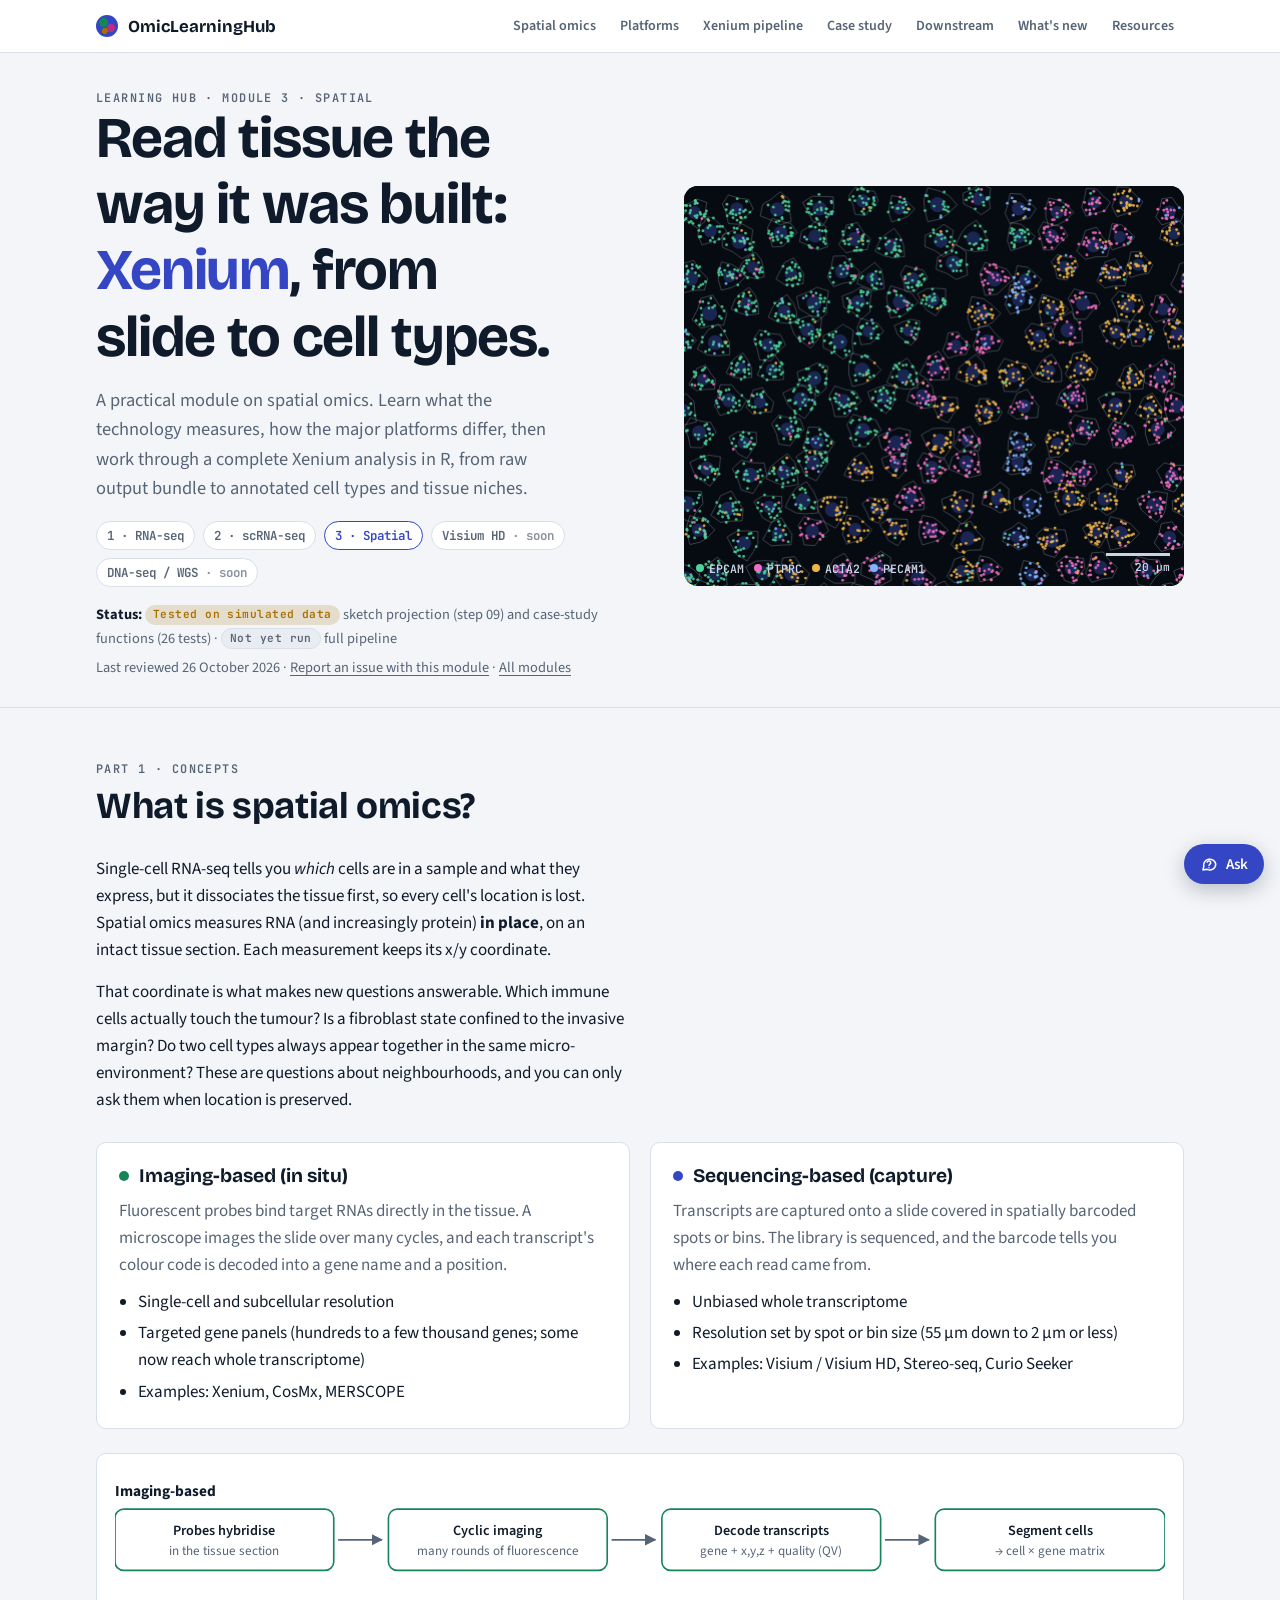
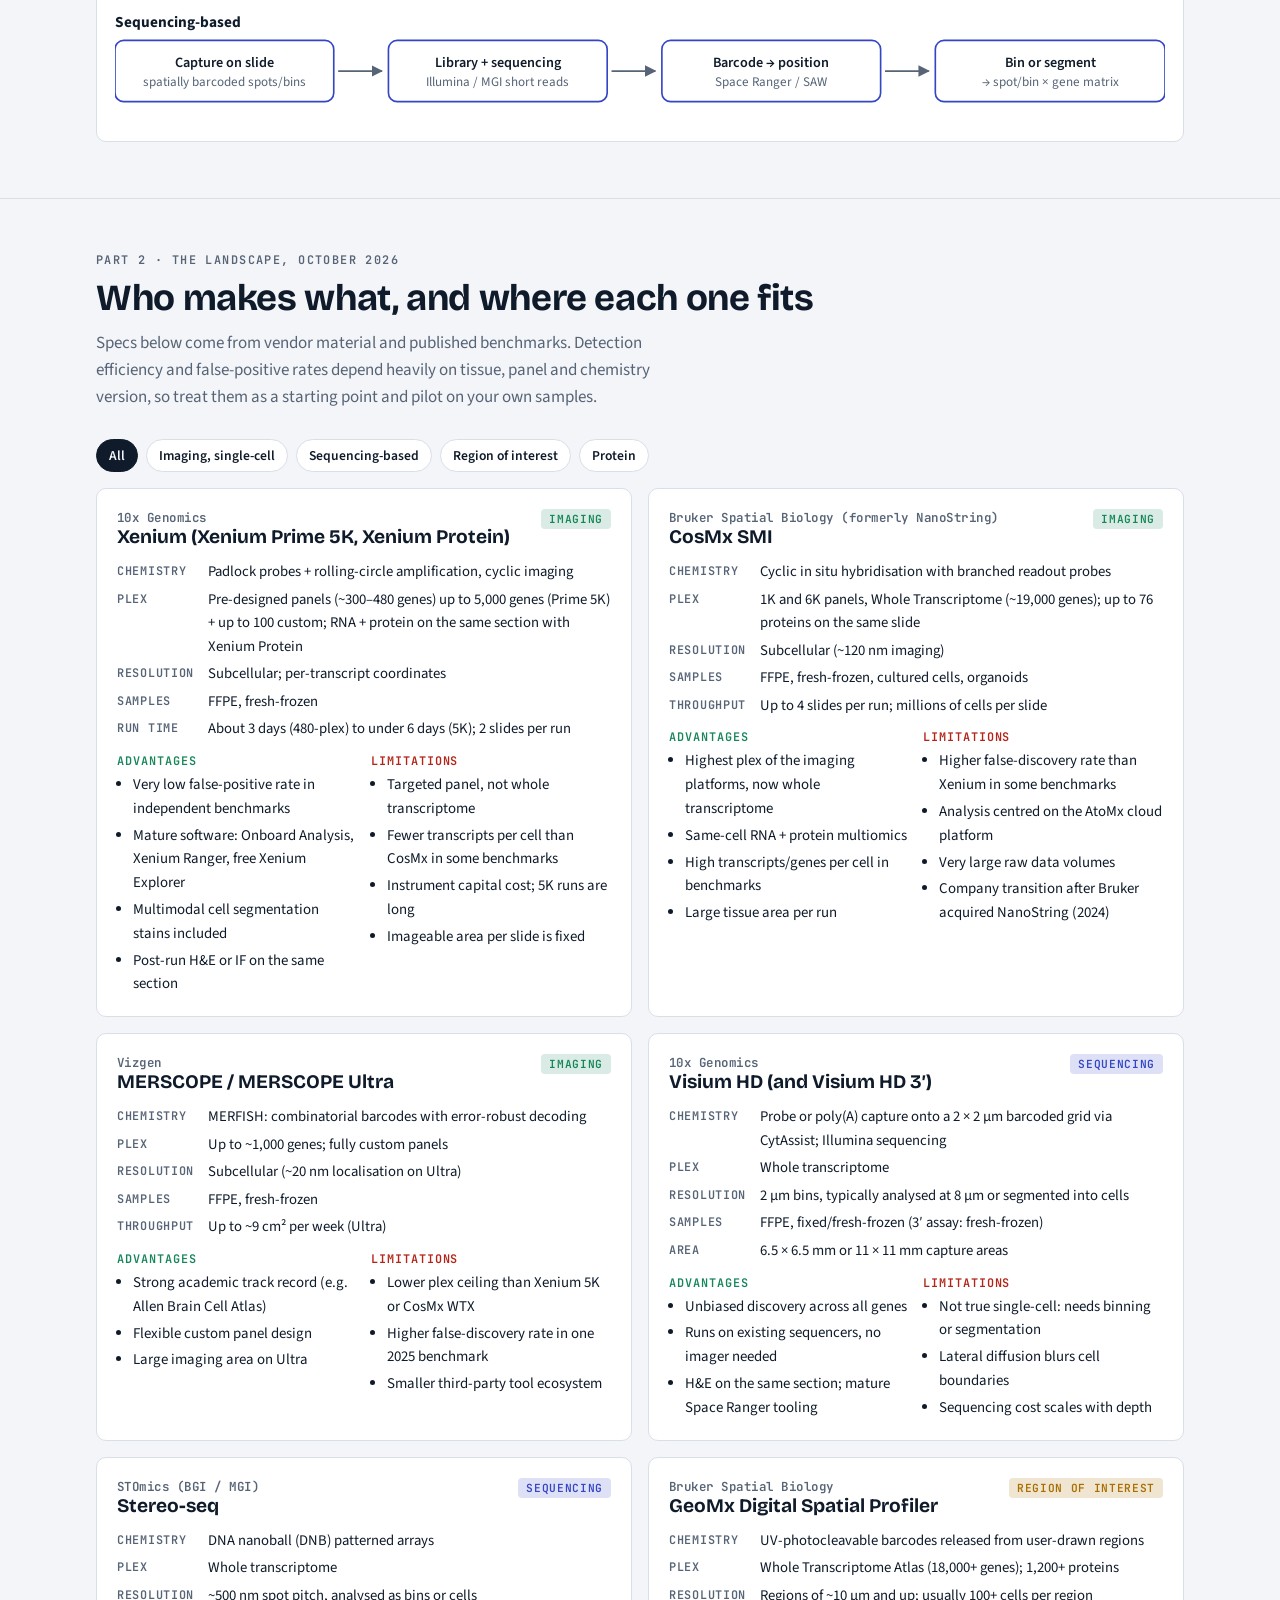
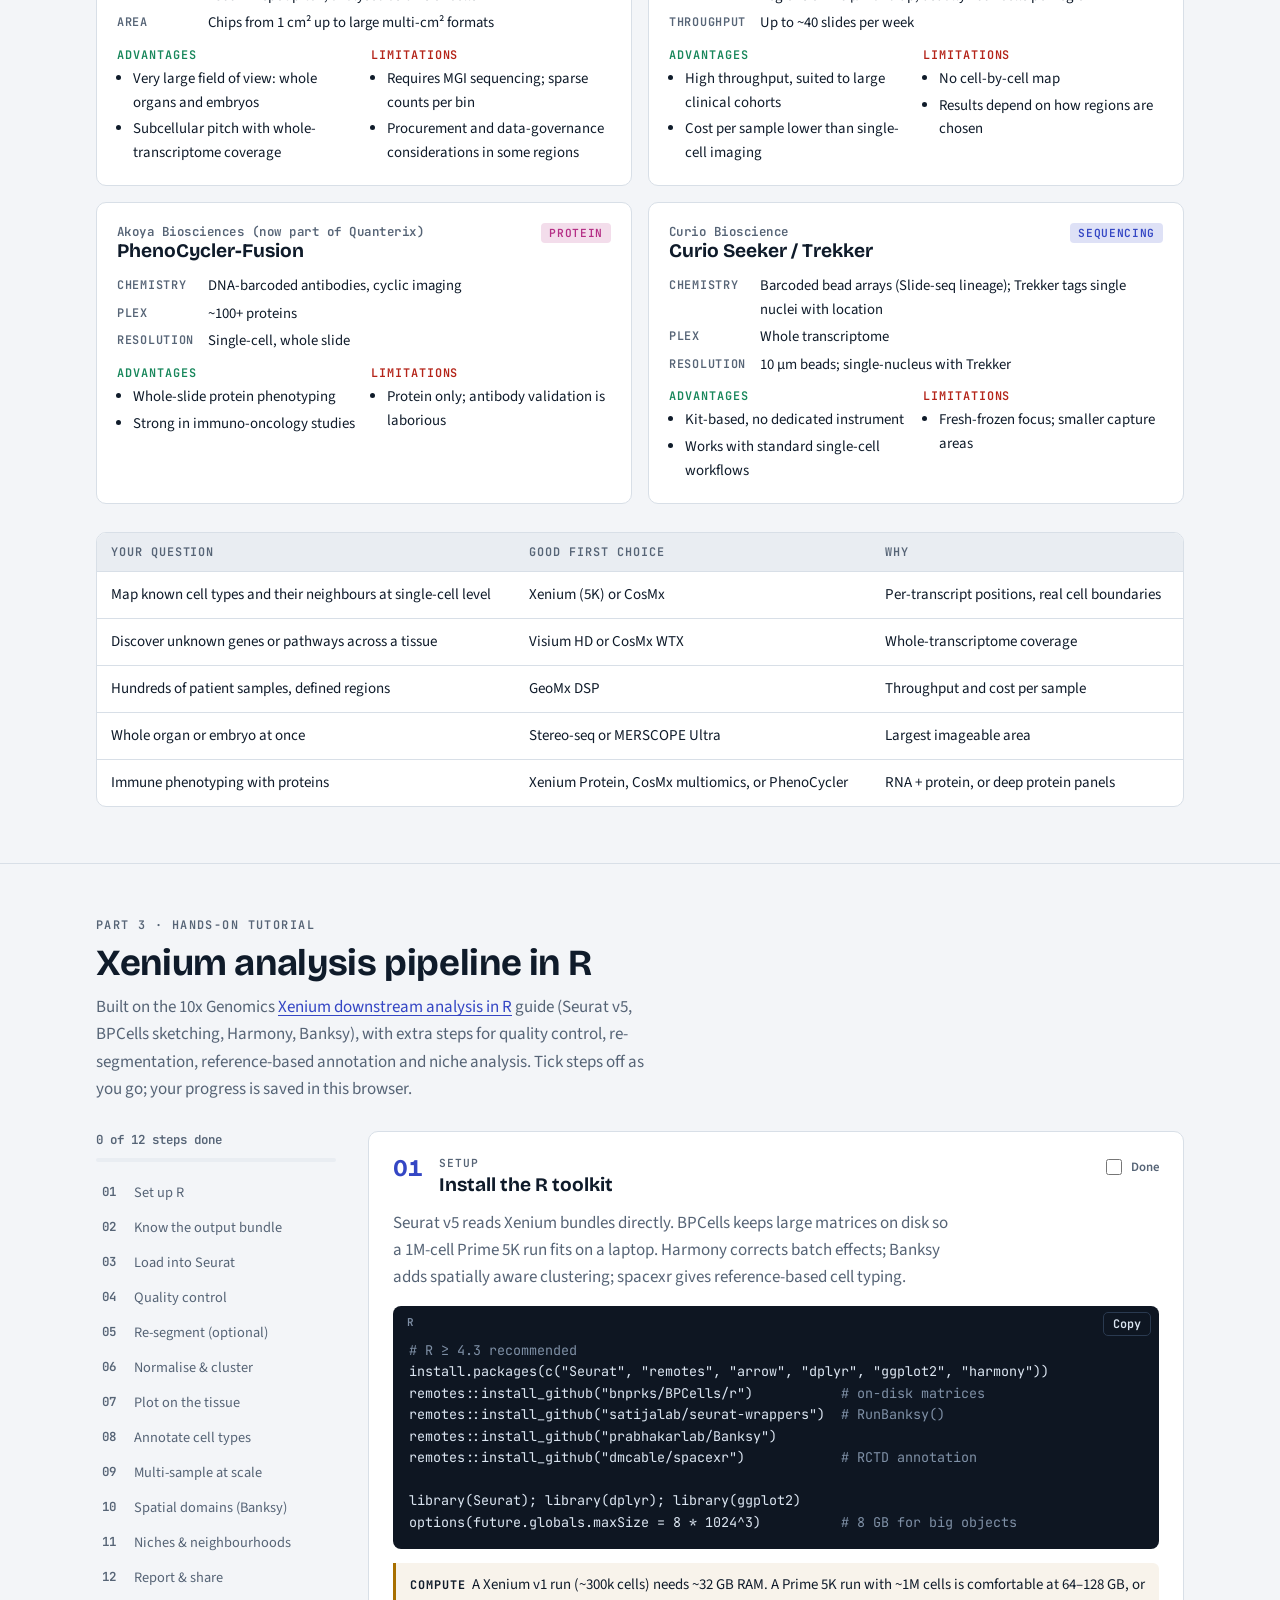
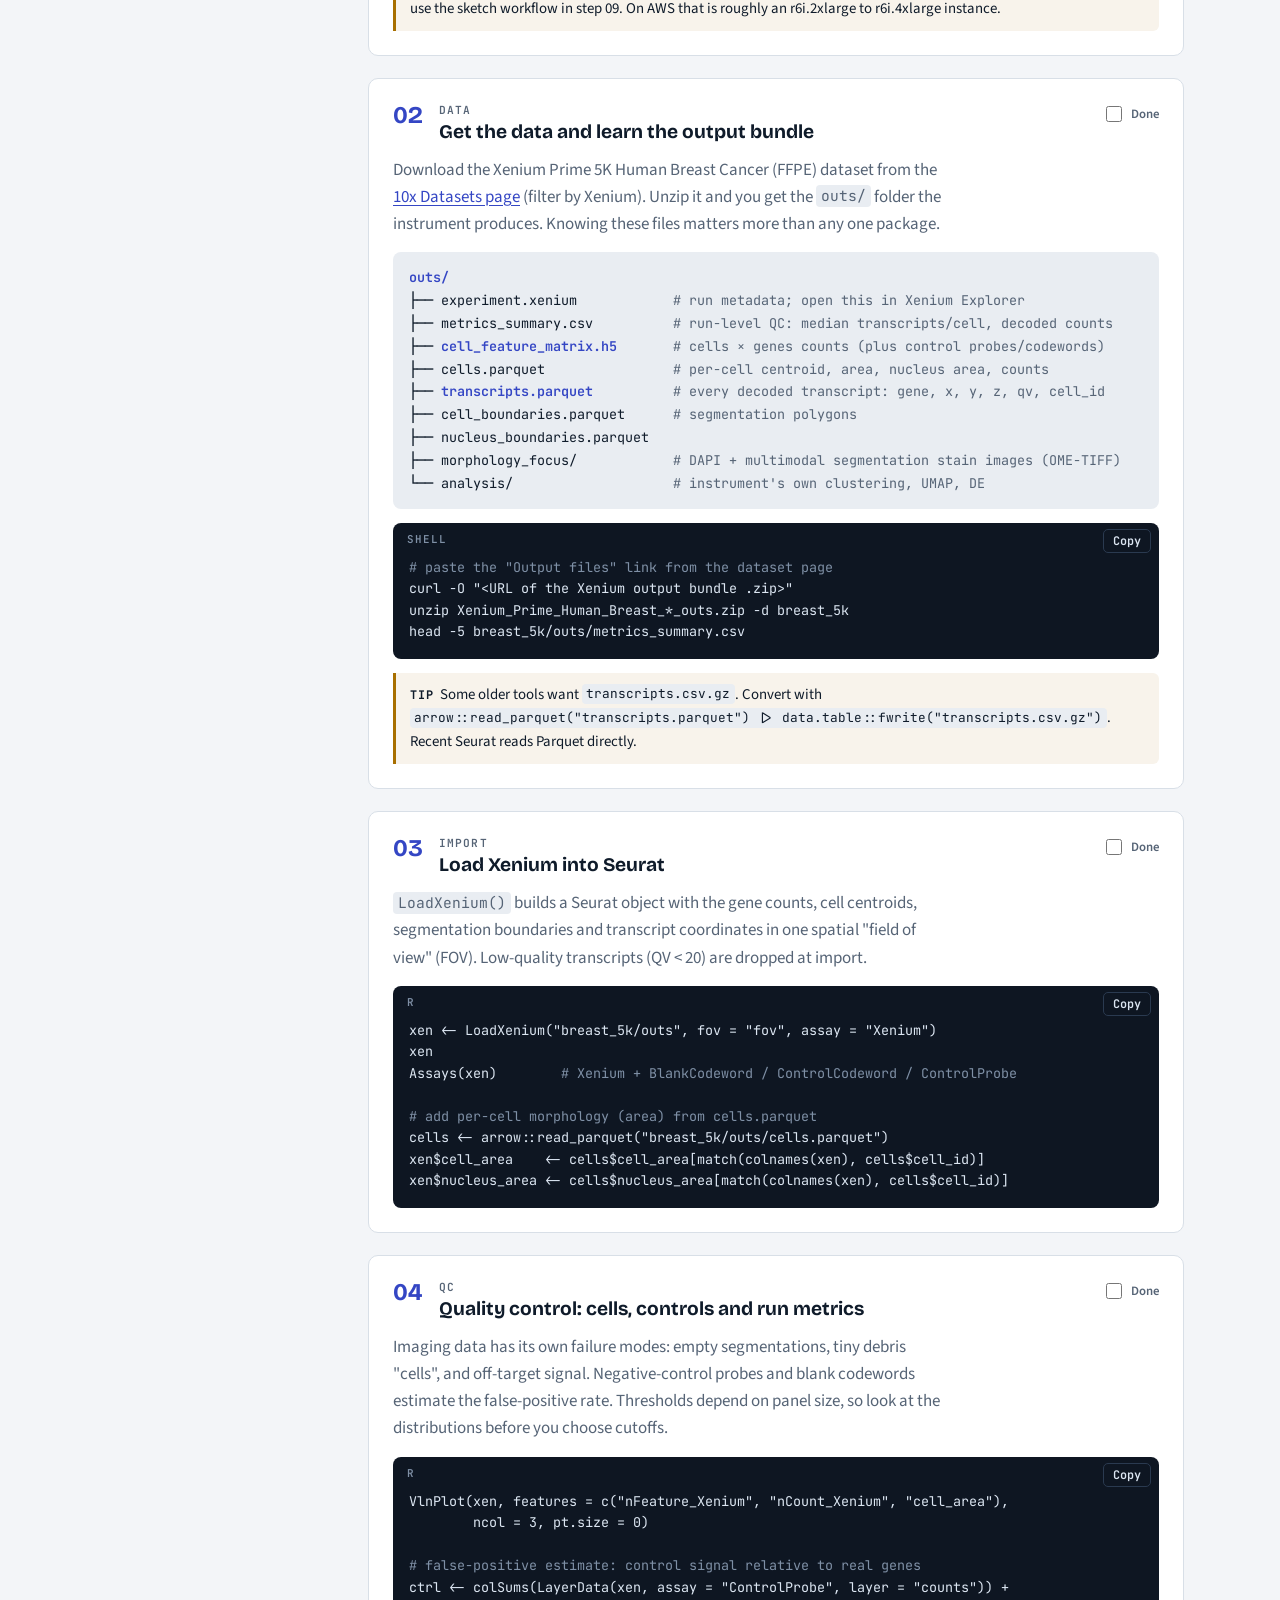
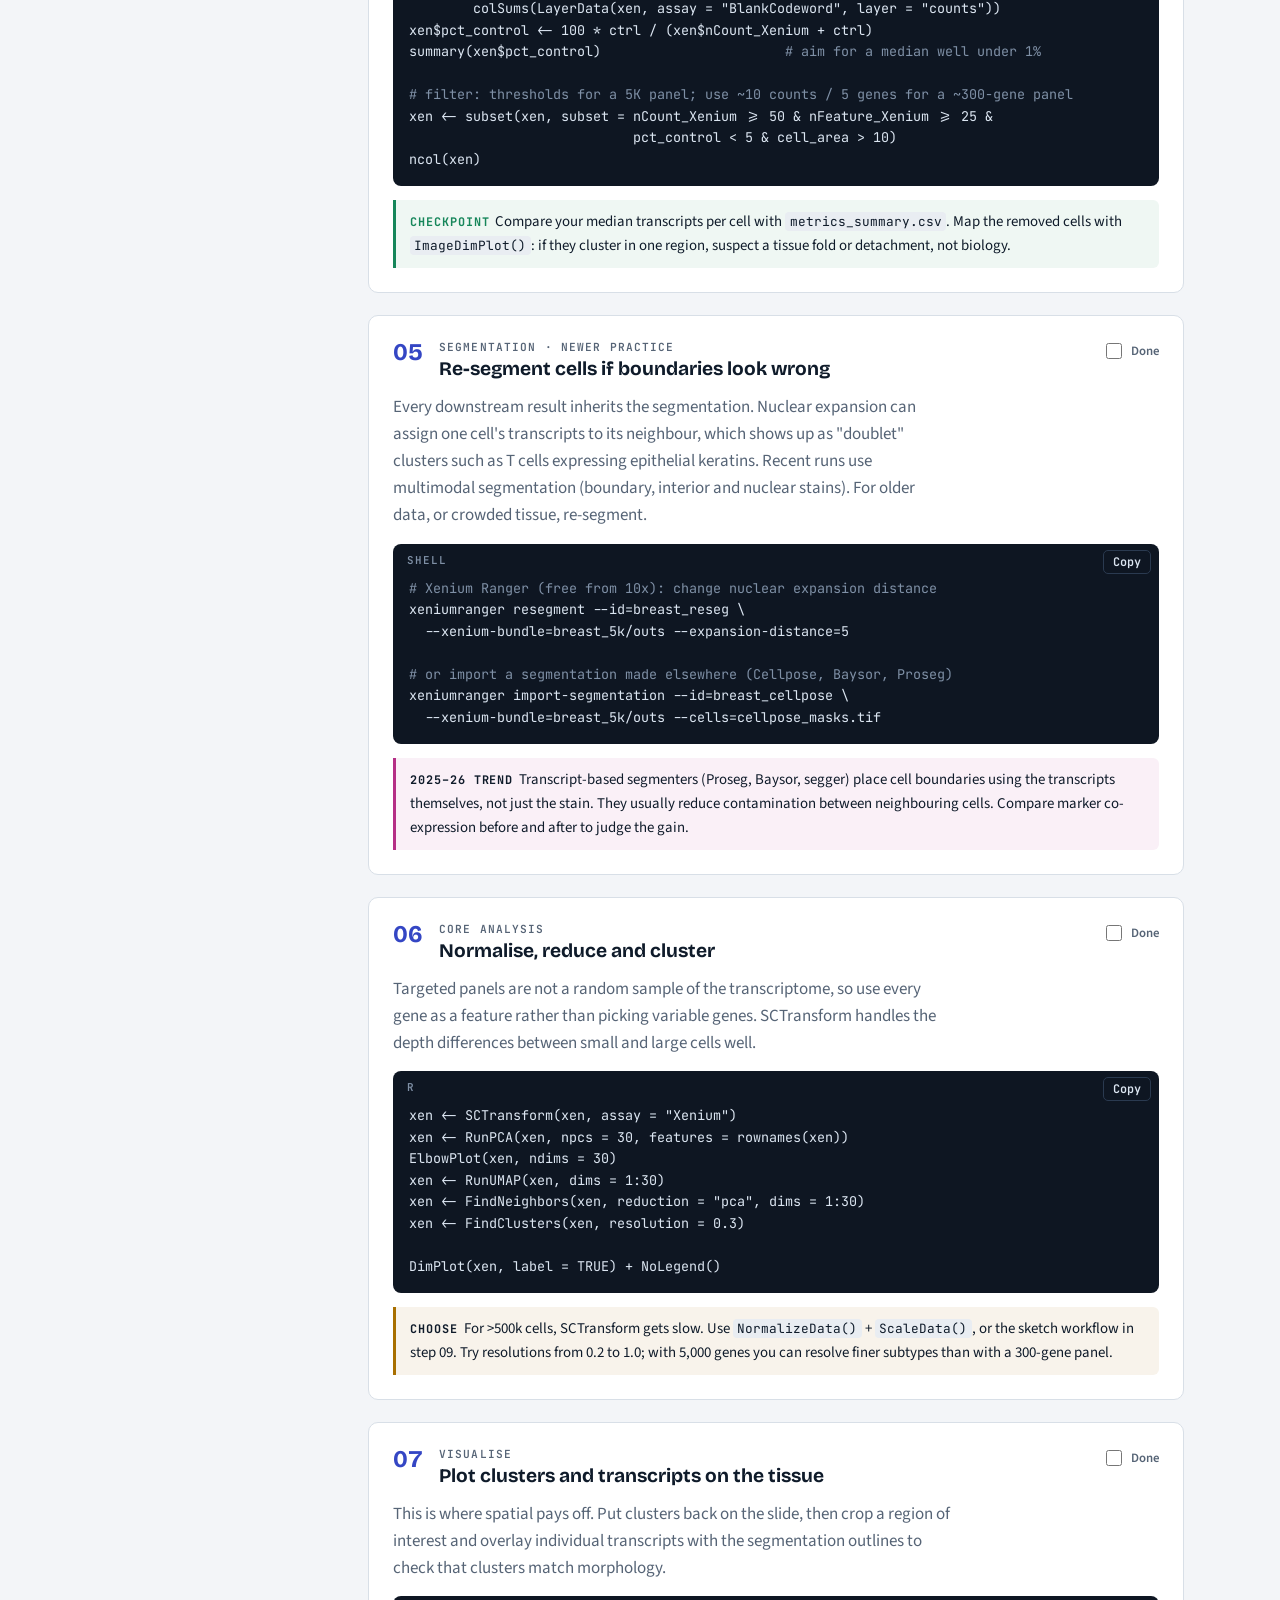
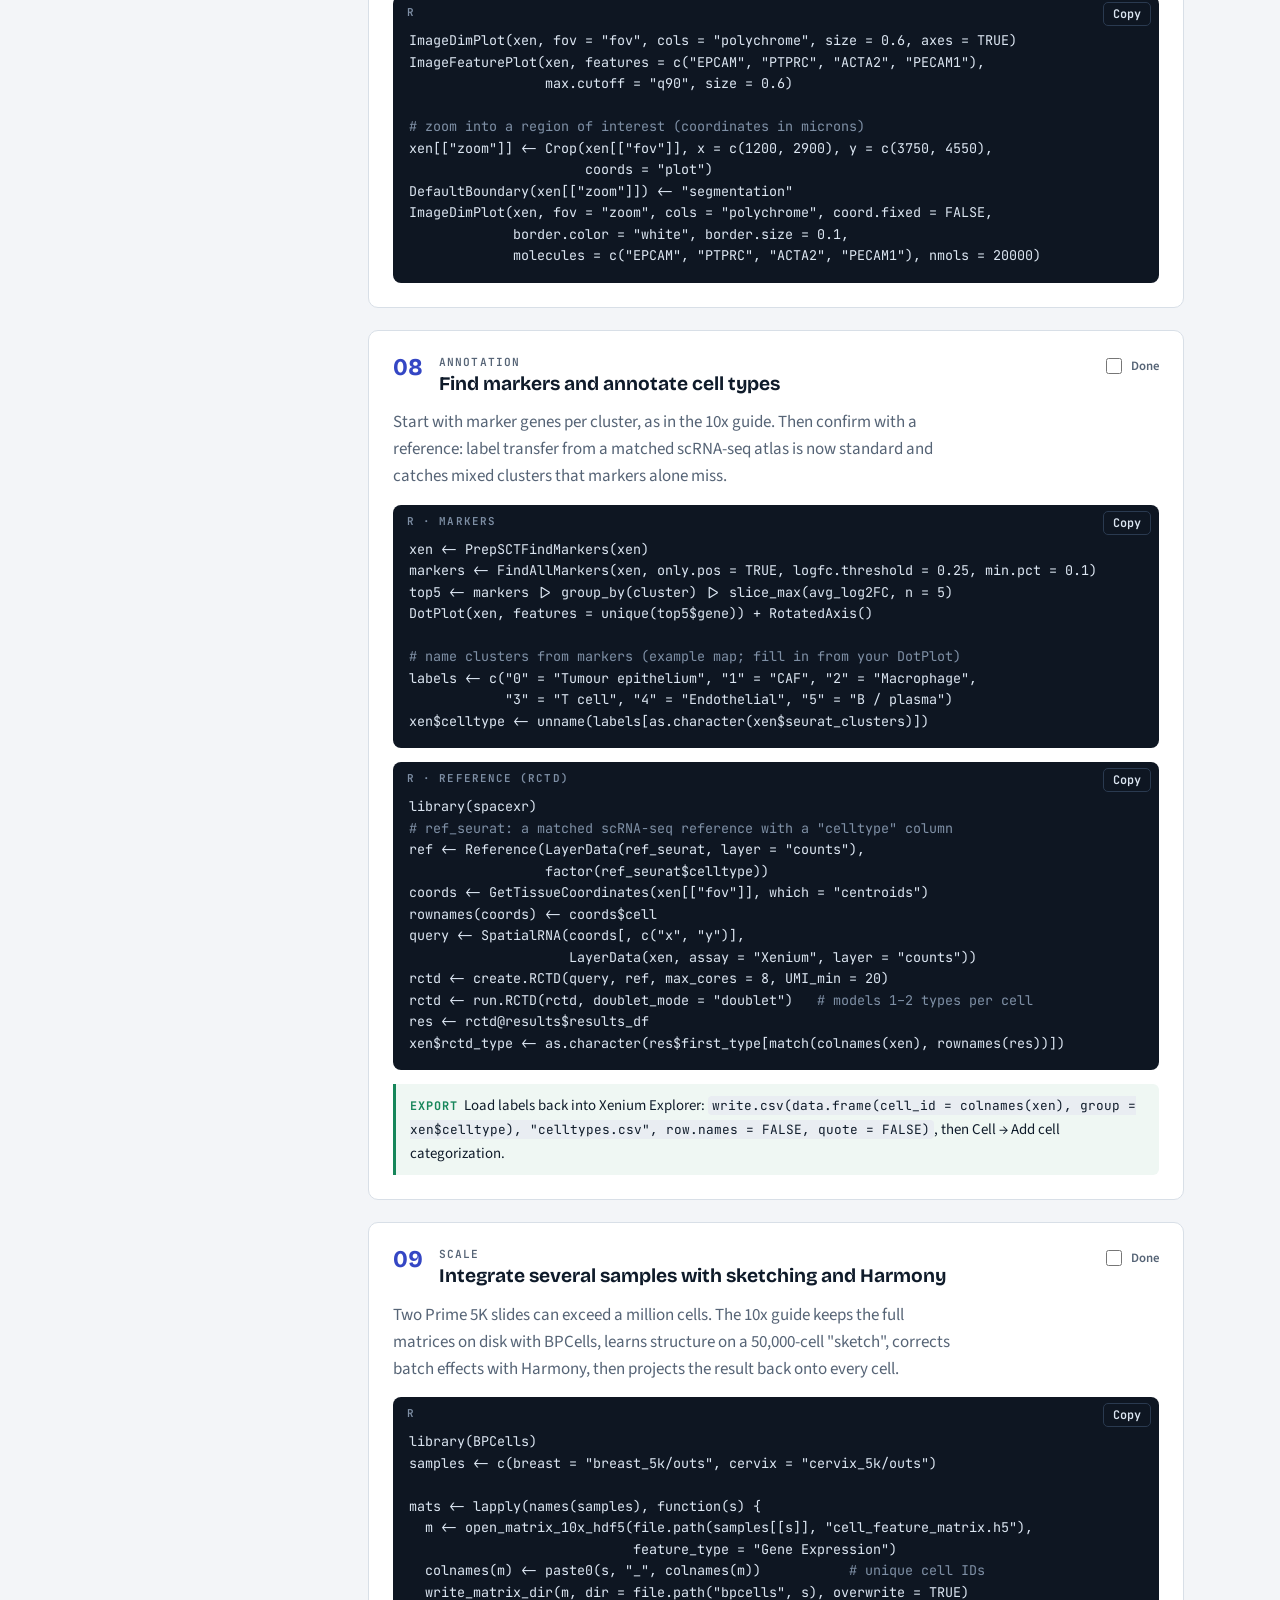
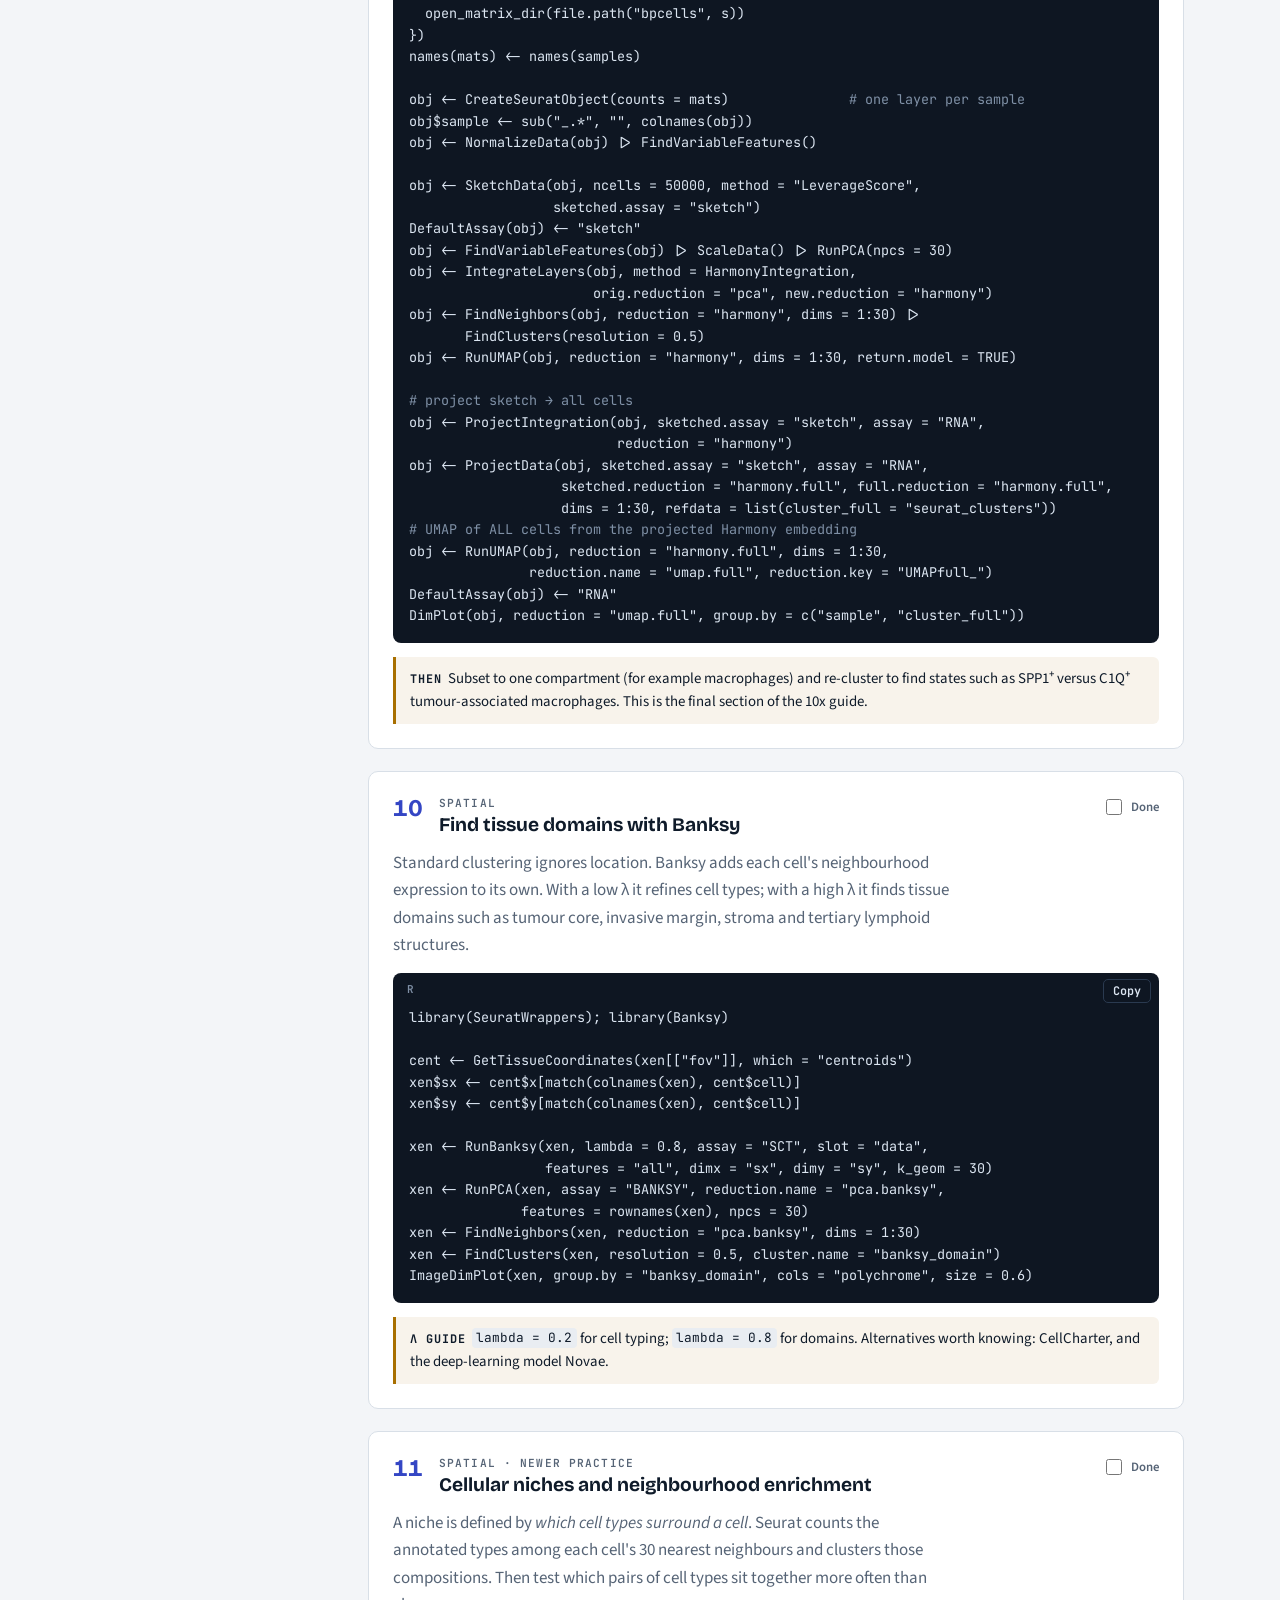
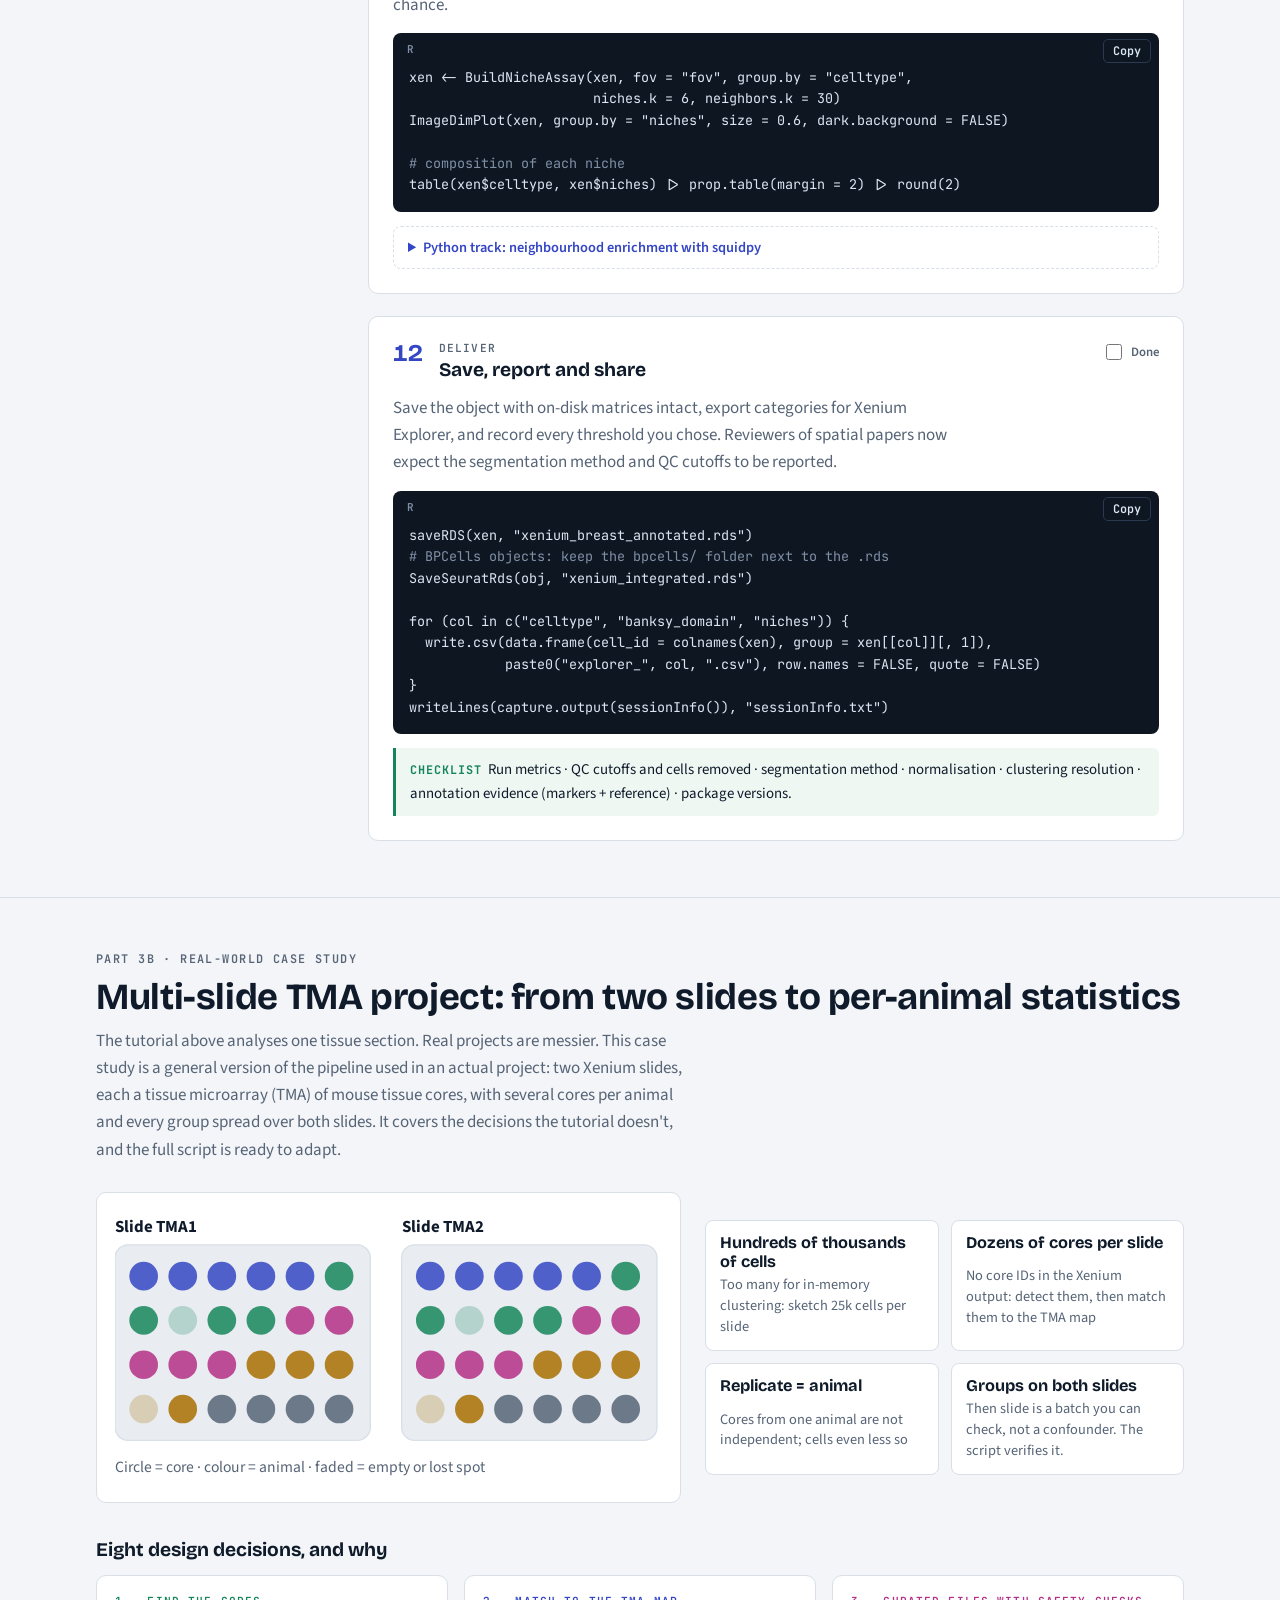
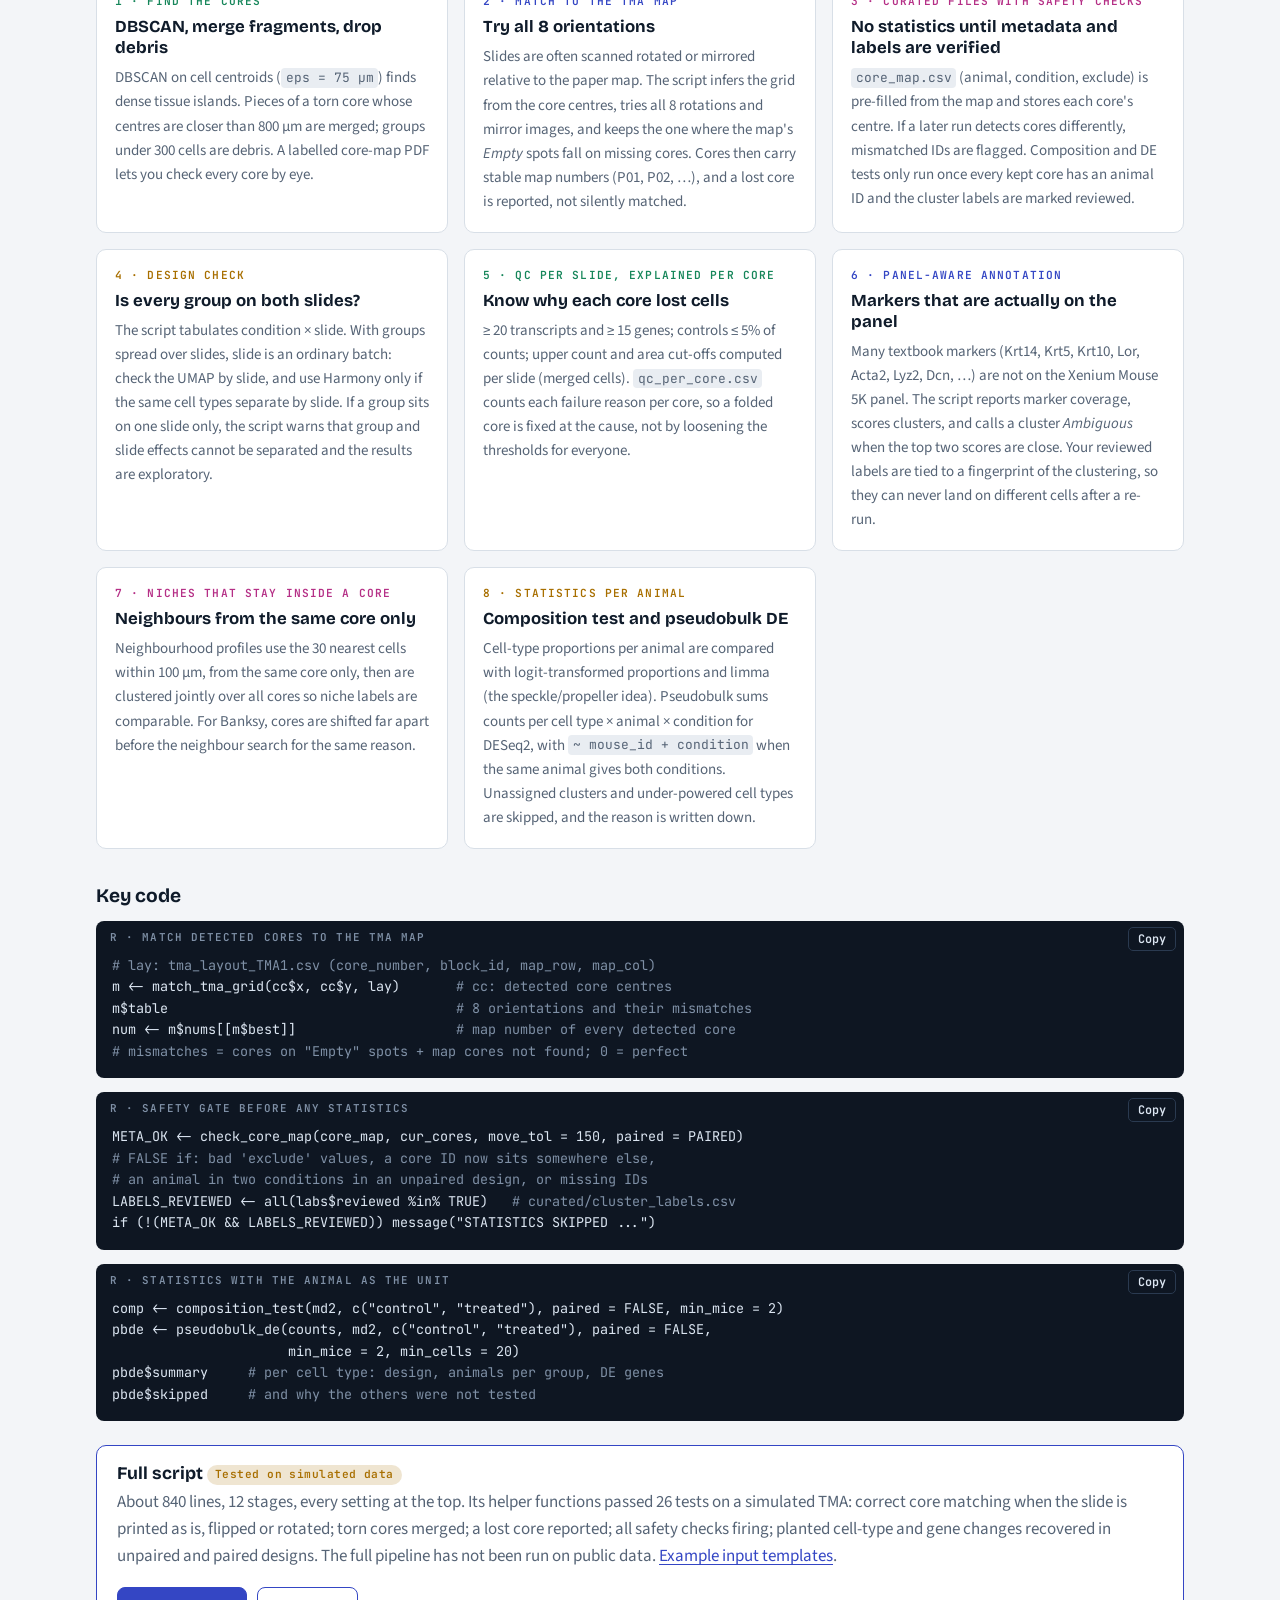
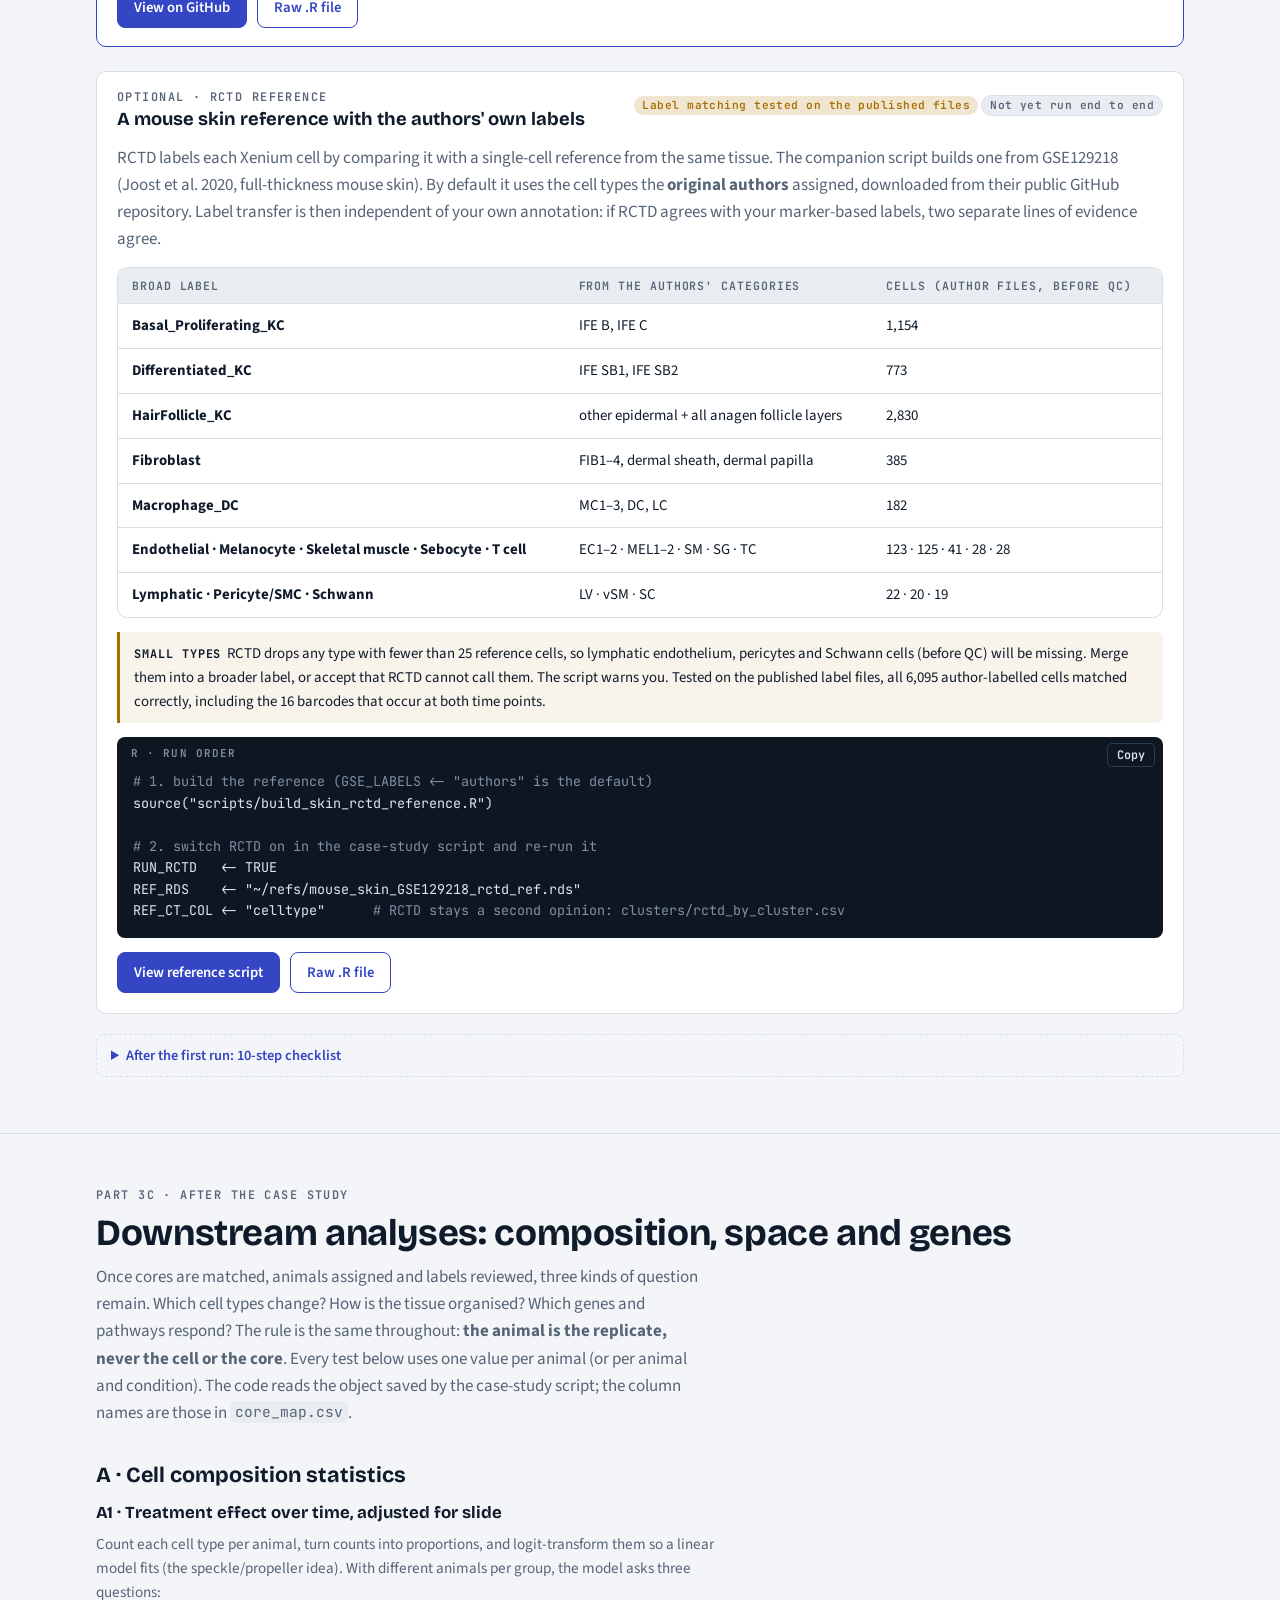
<file: xenium.html>
<!doctype html>
<html lang="en">
<head>
<meta charset="utf-8">
<meta name="viewport" content="width=device-width, initial-scale=1, viewport-fit=cover">
<style>:root{padding-top:env(safe-area-inset-top,0px);padding-bottom:env(safe-area-inset-bottom,0px)}body{margin:0}img{max-width:100%}[hidden]{display:none!important}</style>
<title>Xenium Learning Hub</title>
<meta name="description" content="Module 3: what spatial omics is, how 10x, Bruker, Vizgen and others compare, a Seurat Xenium pipeline, and a real multi-slide TMA case study.">
<meta property="og:title" content="Xenium spatial transcriptomics · OmicLearningHub">
<meta property="og:description" content="Module 3: what spatial omics is, how 10x, Bruker, Vizgen and others compare, a Seurat Xenium pipeline, and a real multi-slide TMA case study.">
<meta property="og:image" content="https://githubrudramani.github.io/OmicLearningHub/assets/og-xenium.jpg">
<meta property="og:image:width" content="1200"><meta property="og:image:height" content="630">
<meta property="og:url" content="https://githubrudramani.github.io/OmicLearningHub/xenium.html">
<meta property="og:type" content="article">
<meta name="twitter:card" content="summary_large_image">
<link rel="preconnect" href="https://fonts.googleapis.com">
<link rel="preconnect" href="https://fonts.gstatic.com" crossorigin>
<link rel="stylesheet" href="https://fonts.googleapis.com/css2?family=Bricolage+Grotesque:opsz,wght@12..96,500;12..96,700&family=Source+Sans+3:ital,wght@0,400;0,600;0,700;1,400&family=JetBrains+Mono:wght@400;600&display=swap">
<style>
/* Layout: a lab-notebook site — sticky module nav, fluorescence "slide" hero, then primer → platforms → numbered pipeline → trends → resources.
   Channel colours (DAPI / FITC / Cy5 / Cy3) double as the page accents. */
:root{
  --bg:#F3F5F8; --surface:#FFFFFF; --sunk:#E9EDF2; --ink:#0F1B2A; --muted:#566476; --line:#D8DFE7;
  --accent:#3446C4;      /* DAPI */
  --ch-green:#16865A;    /* FITC */
  --ch-mag:#B52F86;      /* Cy5 */
  --ch-amber:#A86F00;    /* Cy3 */
  --good:#16865A; --warn:#A86F00; --bad:#B42318;
  --code-bg:#0E1622; --code-ink:#DCE6F2; --code-dim:#7F90A6;
  --slide:#060A11;
  --f-display:"Bricolage Grotesque", "Avenir Next", "Segoe UI", system-ui, sans-serif;
  --f-body:"Source Sans 3", "Segoe UI", system-ui, -apple-system, sans-serif;
  --f-mono:"JetBrains Mono", ui-monospace, "SFMono-Regular", Menlo, Consolas, monospace;
  --r:10px;
}
@media (prefers-color-scheme: dark){:root:not([data-theme="light"]){
  --bg:#0A0F17; --surface:#111925; --sunk:#0D141E; --ink:#E5ECF4; --muted:#93A2B5; --line:#223042;
  --accent:#8E9CFF; --ch-green:#4CD49A; --ch-mag:#F06DC2; --ch-amber:#F0B547;
  --good:#4CD49A; --warn:#F0B547; --bad:#FF7A6E;
  --code-bg:#070C13; --code-ink:#DCE6F2; --code-dim:#7F90A6; color-scheme:dark}}
:root[data-theme="dark"]{
  --bg:#0A0F17; --surface:#111925; --sunk:#0D141E; --ink:#E5ECF4; --muted:#93A2B5; --line:#223042;
  --accent:#8E9CFF; --ch-green:#4CD49A; --ch-mag:#F06DC2; --ch-amber:#F0B547;
  --good:#4CD49A; --warn:#F0B547; --bad:#FF7A6E;
  --code-bg:#070C13; --code-ink:#DCE6F2; --code-dim:#7F90A6; color-scheme:dark}

*{box-sizing:border-box}
body{background:var(--bg);color:var(--ink);font:400 17px/1.6 var(--f-body);-webkit-font-smoothing:antialiased}
body::before{content:"";position:fixed;inset:0 0 auto;height:env(safe-area-inset-top,0px);z-index:10;background:var(--surface)}
a{color:var(--accent);text-underline-offset:3px}
a:focus-visible,button:focus-visible,summary:focus-visible,input:focus-visible{outline:2px solid var(--accent);outline-offset:2px;border-radius:4px}
h1,h2,h3{font-family:var(--f-display);text-wrap:balance;line-height:1.15;margin:0}
h2{font-size:clamp(1.7rem,3.2vw,2.3rem);font-weight:700;letter-spacing:-.01em}
h3{font-size:1.2rem;font-weight:700}
p{margin:0}
.wrap{max-width:1120px;margin:0 auto;padding-left:max(16px,env(safe-area-inset-left,0px));padding-right:max(16px,env(safe-area-inset-right,0px))}
.eyebrow{font:600 .74rem/1 var(--f-mono);letter-spacing:.12em;text-transform:uppercase;color:var(--muted)}
.prose{max-width:66ch;display:grid;gap:14px}
.muted{color:var(--muted)}
code{font-family:var(--f-mono);font-size:.86em;background:var(--sunk);padding:.1em .35em;border-radius:4px}

/* top bar */
.top{position:sticky;top:env(safe-area-inset-top,0px);z-index:9;background:var(--surface);border-bottom:1px solid var(--line)}
.top .wrap{display:flex;align-items:center;gap:20px;padding-block:10px;flex-wrap:wrap}
.brand{display:flex;align-items:center;gap:10px;font:700 1.05rem var(--f-display);color:var(--ink);text-decoration:none}
.brand i{width:22px;height:22px;border-radius:50%;background:radial-gradient(circle at 35% 35%,var(--ch-green) 0 22%,transparent 23%),radial-gradient(circle at 68% 60%,var(--ch-mag) 0 20%,transparent 21%),radial-gradient(circle at 40% 72%,var(--ch-amber) 0 14%,transparent 15%),var(--accent);display:block}
.tabs{display:flex;gap:4px;overflow-x:auto;scrollbar-width:none;margin-left:auto}
.tabs a{font:600 .88rem var(--f-body);color:var(--muted);text-decoration:none;padding:6px 10px;border-radius:6px;white-space:nowrap}
.tabs a:hover{color:var(--ink);background:var(--sunk)}

/* modules strip */
.modules{display:flex;gap:8px;flex-wrap:wrap;margin-top:18px}
.chip{font:600 .78rem var(--f-mono);padding:5px 10px;border-radius:999px;border:1px solid var(--line);color:var(--muted);background:var(--surface)}
a.chip{text-decoration:none}
a.chip:hover{border-color:var(--muted);color:var(--ink)}
.chip.on{border-color:var(--accent);color:var(--accent)}
.chip.soon::after{content:" · soon";opacity:.7}

/* hero */
.hero{padding-block:40px 28px}
.hero-grid{display:grid;grid-template-columns:1.05fr .95fr;gap:36px;align-items:center}
.hero h1{font-size:clamp(2.2rem,5vw,3.6rem);font-weight:700;letter-spacing:-.02em}
.hero h1 em{font-style:normal;color:var(--accent)}
.hero .lede{font-size:1.15rem;color:var(--muted);max-width:52ch;margin-top:16px}
.slide{position:relative;border-radius:14px;overflow:hidden;background:var(--slide);aspect-ratio:5/4;max-width:100%}
.slide canvas{width:100%;height:100%;display:block}
.legend{position:absolute;left:12px;bottom:10px;display:flex;gap:10px;flex-wrap:wrap;font:600 .72rem var(--f-mono);color:#C9D4E3}
.legend span{display:flex;align-items:center;gap:5px}
.legend b{width:8px;height:8px;border-radius:50%;display:inline-block}
.scalebar{position:absolute;right:14px;bottom:12px;font:600 .7rem var(--f-mono);color:#C9D4E3;text-align:right}
.scalebar::before{content:"";display:block;width:64px;height:3px;background:#C9D4E3;margin-left:auto;margin-bottom:4px}

section{padding-block:56px;border-top:1px solid var(--line)}
.sec-head{display:grid;gap:10px;margin-bottom:28px}

/* primer */
.two{display:grid;grid-template-columns:1fr 1fr;gap:20px}
.panel{background:var(--surface);border:1px solid var(--line);border-radius:var(--r);padding:22px;display:grid;gap:10px;align-content:start;min-width:0}
.panel h3{display:flex;align-items:center;gap:10px}
.dot{width:10px;height:10px;border-radius:50%;flex:none}
.panel ul{margin:0;padding-left:1.1em;display:grid;gap:4px}
.diagram{overflow-x:auto;margin-top:24px;background:var(--surface);border:1px solid var(--line);border-radius:var(--r);padding:18px}
.diagram svg{display:block;min-width:720px;width:100%;height:auto}
.diagram text{font-family:var(--f-body);fill:var(--ink)}
.diagram .sm{font-size:12px;fill:var(--muted)}

/* platforms */
.filters{display:flex;gap:8px;flex-wrap:wrap;margin-bottom:16px}
.filters button{font:600 .85rem var(--f-body);border:1px solid var(--line);background:var(--surface);color:var(--ink);padding:6px 12px;border-radius:999px;cursor:pointer}
.filters button[aria-pressed="true"]{background:var(--ink);color:var(--bg);border-color:var(--ink)}
.plat-grid{display:grid;grid-template-columns:repeat(2,minmax(0,1fr));gap:16px}
.plat{background:var(--surface);border:1px solid var(--line);border-radius:var(--r);padding:20px;display:grid;gap:12px;align-content:start;min-width:0}
.plat header{display:flex;justify-content:space-between;gap:12px;align-items:flex-start;flex-wrap:wrap}
.plat .co{font:600 .78rem var(--f-mono);color:var(--muted);letter-spacing:.04em}
.tag{font:600 .7rem var(--f-mono);padding:3px 8px;border-radius:4px;text-transform:uppercase;letter-spacing:.06em;white-space:nowrap}
.t-img{background:color-mix(in srgb,var(--ch-green) 16%,transparent);color:var(--ch-green)}
.t-seq{background:color-mix(in srgb,var(--accent) 16%,transparent);color:var(--accent)}
.t-roi{background:color-mix(in srgb,var(--ch-amber) 18%,transparent);color:var(--ch-amber)}
.t-pro{background:color-mix(in srgb,var(--ch-mag) 16%,transparent);color:var(--ch-mag)}
.specs{display:grid;grid-template-columns:auto 1fr;gap:4px 14px;font-size:.92rem;margin:0}
.specs dt{color:var(--muted);font:600 .74rem/1.9 var(--f-mono);text-transform:uppercase;letter-spacing:.06em}
.specs dd{margin:0;font-variant-numeric:tabular-nums}
.pc{display:grid;grid-template-columns:1fr 1fr;gap:14px;font-size:.93rem}
.pc h4{margin:0 0 4px;font:600 .74rem var(--f-mono);text-transform:uppercase;letter-spacing:.08em}
.pc .pro h4{color:var(--good)} .pc .con h4{color:var(--bad)}
.pc ul{margin:0;padding-left:1.05em;display:grid;gap:3px}
.note{font-size:.88rem;color:var(--muted);margin-top:16px;max-width:80ch}

.chooser{margin-top:28px;overflow-x:auto;border:1px solid var(--line);border-radius:var(--r);background:var(--surface)}
.chooser table{border-collapse:collapse;width:100%;min-width:640px;font-size:.94rem}
.chooser th,.chooser td{padding:11px 14px;text-align:left;border-bottom:1px solid var(--line);vertical-align:top}
.chooser th{font:600 .74rem var(--f-mono);text-transform:uppercase;letter-spacing:.08em;color:var(--muted);background:var(--sunk)}
.chooser tr:last-child td{border-bottom:0}

/* pipeline */
.pipe-layout{display:grid;grid-template-columns:240px minmax(0,1fr);gap:32px;align-items:start}
.toc{position:sticky;top:calc(env(safe-area-inset-top,0px) + 76px);display:grid;gap:2px;font-size:.9rem}
.toc .prog{font:600 .78rem var(--f-mono);color:var(--muted);margin-bottom:8px}
.toc .bar{height:4px;background:var(--sunk);border-radius:2px;overflow:hidden;margin-bottom:12px}
.toc .bar i{display:block;height:100%;width:0;background:var(--ch-green);transition:width .3s}
.toc a{display:grid;grid-template-columns:28px 1fr;gap:4px;padding:5px 6px;border-radius:6px;color:var(--muted);text-decoration:none}
.toc a:hover{background:var(--sunk);color:var(--ink)}
.toc a.done{color:var(--ch-green)}
.toc a span:first-child{font:600 .78rem/1.7 var(--f-mono)}
.steps{display:grid;gap:22px;min-width:0}
.step{background:var(--surface);border:1px solid var(--line);border-radius:var(--r);padding:24px;display:grid;gap:14px;min-width:0;scroll-margin-top:90px}
.step{grid-template-columns:minmax(0,1fr)}
.step>*{min-width:0}
.step .why code{overflow-wrap:anywhere}
.step-head{display:grid;grid-template-columns:auto minmax(0,1fr) auto;gap:14px;align-items:start}
.step-head h3,.step-head .kind{overflow-wrap:anywhere}
.num{font:700 1.5rem/1 var(--f-display);color:var(--accent);min-width:2ch;font-variant-numeric:tabular-nums}
.step-head .kind{font:600 .7rem var(--f-mono);text-transform:uppercase;letter-spacing:.1em;color:var(--muted);margin-bottom:4px}
.done-toggle{display:flex;align-items:center;gap:6px;font:600 .8rem var(--f-body);color:var(--muted);cursor:pointer;white-space:nowrap}
.done-toggle input{accent-color:var(--ch-green);width:16px;height:16px}
.step .why{color:var(--muted);max-width:70ch}
.callout{border-left:3px solid var(--ch-amber);background:color-mix(in srgb,var(--ch-amber) 8%,var(--surface));padding:10px 14px;border-radius:0 6px 6px 0;font-size:.93rem}
.callout.new{border-color:var(--ch-mag);background:color-mix(in srgb,var(--ch-mag) 7%,var(--surface))}
.callout.warn{border-color:var(--bad);background:color-mix(in srgb,var(--bad) 7%,var(--surface))}
.callout b{font-family:var(--f-mono);font-size:.74rem;letter-spacing:.08em;text-transform:uppercase;margin-right:6px}
.check{border-left:3px solid var(--ch-green);background:color-mix(in srgb,var(--ch-green) 7%,var(--surface));padding:10px 14px;border-radius:0 6px 6px 0;font-size:.93rem}
.check b{font-family:var(--f-mono);font-size:.74rem;letter-spacing:.08em;text-transform:uppercase;margin-right:6px;color:var(--ch-green)}

.code{position:relative;background:var(--code-bg);border-radius:8px;min-width:0}
.code .lang{position:absolute;left:14px;top:9px;font:600 .68rem var(--f-mono);color:var(--code-dim);letter-spacing:.1em;text-transform:uppercase}
.code button{position:absolute;right:8px;top:6px;font:600 .74rem var(--f-mono);background:transparent;border:1px solid #2A3A50;color:var(--code-ink);padding:3px 9px;border-radius:5px;cursor:pointer}
.code button:hover{border-color:var(--code-dim)}
.code pre{margin:0;padding:34px 16px 16px;overflow-x:auto;font:400 .84rem/1.6 var(--f-mono);color:var(--code-ink);tab-size:2}
.code pre .c{color:var(--code-dim)}
.tree{font:400 .84rem/1.7 var(--f-mono);background:var(--sunk);border-radius:8px;padding:14px 16px;overflow-x:auto;margin:0;white-space:pre}
.tree b{color:var(--accent);font-weight:600}
.tree i{color:var(--muted);font-style:normal}

details.track{border:1px dashed var(--line);border-radius:8px;padding:10px 14px}
details.track summary{cursor:pointer;font:600 .9rem var(--f-body);color:var(--accent)}
details.track[open] summary{margin-bottom:10px}

/* trends */
.trend-grid{display:grid;grid-template-columns:repeat(3,minmax(0,1fr));gap:16px}
.trend{background:var(--surface);border:1px solid var(--line);border-radius:var(--r);padding:18px;display:grid;gap:8px;align-content:start;min-width:0}
.trend .k{font:600 .7rem var(--f-mono);text-transform:uppercase;letter-spacing:.1em}

/* resources */
.res-grid{display:grid;grid-template-columns:repeat(3,minmax(0,1fr));gap:24px}
.res-grid h3{font-size:1rem;margin-bottom:10px}
.res-grid ul{list-style:none;margin:0;padding:0;display:grid;gap:8px;font-size:.95rem}
.res-grid li span{display:block;color:var(--muted);font-size:.85rem}
dl.gloss{display:grid;grid-template-columns:minmax(140px,max-content) 1fr;gap:8px 20px;margin:0;font-size:.95rem}
dl.gloss dt{font:600 .85rem var(--f-mono);color:var(--accent)}
dl.gloss dd{margin:0}


/* case study */
.cs-layout{display:grid;grid-template-columns:minmax(0,1.1fr) minmax(0,.9fr);gap:24px;align-items:center}
.cs-design{margin:0;background:var(--surface);border:1px solid var(--line);border-radius:var(--r);padding:18px;min-width:0}
.cs-design svg{width:100%;height:auto;display:block}
.cs-points{display:grid;grid-template-columns:1fr 1fr;gap:12px}
.cs-points div{background:var(--surface);border:1px solid var(--line);border-radius:8px;padding:12px 14px;display:grid;gap:4px}
.cs-points b{font:700 1.02rem var(--f-display)}
.cs-points span{color:var(--muted);font-size:.9rem;line-height:1.45}
.cs-grid{display:grid;grid-template-columns:repeat(3,minmax(0,1fr));gap:16px}
.cs-card{background:var(--surface);border:1px solid var(--line);border-radius:var(--r);padding:18px;display:grid;gap:8px;align-content:start;min-width:0}
.cs-card .k{font:600 .7rem var(--f-mono);text-transform:uppercase;letter-spacing:.1em}
.cs-card h4{margin:0;font:700 1.05rem/1.25 var(--f-display)}
.cs-card p:last-child{color:var(--muted);font-size:.94rem}
.cs-code{display:grid;gap:14px}
.cs-dl{margin-top:24px;display:flex;justify-content:space-between;align-items:center;gap:16px;flex-wrap:wrap;background:var(--surface);border:1px solid var(--accent);border-radius:var(--r);padding:18px 20px}
.cs-dl h3{font-size:1.1rem;margin-bottom:4px}
.cs-btns{display:flex;gap:10px;flex-wrap:wrap}
.btn{font:600 .92rem var(--f-body);text-decoration:none;padding:9px 16px;border-radius:8px;background:var(--accent);color:var(--surface);border:1px solid var(--accent)}
.btn.ghost{background:transparent;color:var(--accent)}
.flav{overflow-x:auto;border:1px solid var(--line);border-radius:var(--r);background:var(--surface)}
.flav table{border-collapse:collapse;width:100%;font-size:.93rem}
.flav th,.flav td{padding:10px 14px;text-align:left;border-bottom:1px solid var(--line);vertical-align:top}
.flav th{font:600 .72rem var(--f-mono);text-transform:uppercase;letter-spacing:.08em;color:var(--muted);background:var(--sunk)}
.flav tr:last-child td{border-bottom:0}
.flav td:first-child{font-weight:700;white-space:nowrap}
.cs-ref{margin-top:24px;display:grid;gap:14px;background:var(--surface);border:1px solid var(--line);border-radius:var(--r);padding:20px;min-width:0}
.cs-ref>*{min-width:0}
.cs-ref-head{display:flex;justify-content:space-between;align-items:flex-start;gap:12px;flex-wrap:wrap}
.cs-ref-head h3{font-size:1.15rem;margin-top:6px}

.dn-h{margin:36px 0 14px;font-size:1.35rem}
.dn-grid{display:grid;grid-template-columns:minmax(0,1fr);gap:12px;margin-bottom:26px}
.dn-text{max-width:78ch}
.dn-text{display:grid;gap:8px;min-width:0}
.dn-text h4{margin:0;font:700 1.05rem/1.3 var(--f-display)}
.dn-text p,.dn-text li{font-size:.95rem;color:var(--muted)}
.dn-text ul{margin:0;padding-left:1.1em;display:grid;gap:4px}
@media (max-width:900px){.dn-grid{grid-template-columns:1fr}}
.cs-next{margin:0;padding-left:1.3em;display:grid;gap:6px;font-size:.95rem}
@media (max-width:900px){.cs-layout{grid-template-columns:1fr}.cs-grid{grid-template-columns:1fr 1fr}}
@media (max-width:560px){.cs-grid,.cs-points{grid-template-columns:1fr}}

.st{display:inline-block;font:600 .7rem/1.4 var(--f-mono);letter-spacing:.04em;padding:2px 8px;border-radius:999px;white-space:nowrap;vertical-align:1px}
.st-run{background:color-mix(in srgb,var(--good) 16%,transparent);color:var(--good)}
.st-sim{background:color-mix(in srgb,var(--ch-amber) 18%,transparent);color:var(--ch-amber)}
.st-not{background:var(--sunk);color:var(--muted);border:1px solid var(--line)}
.statusbar{margin-top:16px;display:grid;gap:6px;font-size:.9rem;color:var(--muted)}
.statusbar a{color:var(--muted)}
footer{padding-block:32px 48px;border-top:1px solid var(--line);color:var(--muted);font-size:.88rem}

@media (max-width:900px){
  .hero-grid,.two,.pipe-layout{grid-template-columns:1fr}
  .plat-grid{grid-template-columns:1fr}
  .trend-grid,.res-grid{grid-template-columns:1fr 1fr}
  .toc{position:static;grid-template-columns:1fr 1fr}
  .toc .prog,.toc .bar{grid-column:1/-1}
}
@media (max-width:560px){
  body{font-size:16px}
  .trend-grid,.res-grid,.pc,.toc{grid-template-columns:1fr}
  .tabs{margin-left:0;width:100%}
  .step{padding:18px}
  .step-head{grid-template-columns:auto minmax(0,1fr)}
  .done-toggle{grid-column:2}
  dl.gloss{grid-template-columns:1fr;gap:2px 0}
  dl.gloss dd{margin-bottom:8px}
}
@media (prefers-reduced-motion:reduce){*{transition:none!important;scroll-behavior:auto!important}}
html{scroll-behavior:smooth}
</style>
<link rel="stylesheet" href="assets/ask/ask.css">
</head>
<body>


<header class="top">
  <div class="wrap">
    <a class="brand" href="index.html"><i aria-hidden="true"></i>OmicLearningHub</a>
    <nav class="tabs" aria-label="Sections">
      <a href="#primer">Spatial omics</a>
      <a href="#platforms">Platforms</a>
      <a href="#pipeline">Xenium pipeline</a>
      <a href="#case-study">Case study</a>
      <a href="#downstream">Downstream</a>
      <a href="#trends">What's new</a>
      <a href="#resources">Resources</a>
    </nav>
  </div>
</header>

<main id="top">
  <div class="hero">
    <div class="wrap hero-grid">
      <div>
        <p class="eyebrow">Learning hub · Module 3 · Spatial</p>
        <h1>Read tissue the way it was built: <em>Xenium</em>, from slide to cell types.</h1>
        <p class="lede">A practical module on spatial omics. Learn what the technology measures, how the major platforms differ, then work through a complete Xenium analysis in R, from raw output bundle to annotated cell types and tissue niches.</p>
        <div class="modules" aria-label="Learning modules"><a class="chip" href="rnaseq.html">1 · RNA-seq</a><a class="chip" href="scrnaseq.html">2 · scRNA-seq</a><span class="chip on">3 · Spatial</span><span class="chip soon">Visium HD</span><span class="chip soon">DNA-seq / WGS</span></div>
        <div class="statusbar"><div><strong style="color:var(--ink)">Status:</strong> <span class="st st-sim">Tested on simulated data</span> sketch projection (step 09) and case-study functions (26 tests) · <span class="st st-not">Not yet run</span> full pipeline</div><div>Last reviewed 26 October 2026 · <a href="https://github.com/githubrudramani/OmicLearningHub/issues/new?title=%5BModule%203%20%28spatial%29%5D%20step%20__%3A%20" target="_blank" rel="noopener">Report an issue with this module</a> · <a href="index.html">All modules</a></div></div>
      </div>
      <figure class="slide" style="margin:0">
        <canvas id="tissue" aria-label="Simulated Xenium field of view: cell outlines with transcripts coloured by gene"></canvas>
        <div class="legend" aria-hidden="true">
          <span><b style="background:#4CD49A"></b>EPCAM</span>
          <span><b style="background:#F06DC2"></b>PTPRC</span>
          <span><b style="background:#F0B547"></b>ACTA2</span>
          <span><b style="background:#7FB4FF"></b>PECAM1</span>
        </div>
        <div class="scalebar" aria-hidden="true">20 µm</div>
      </figure>
    </div>
  </div>

  <!-- PRIMER -->
  <section id="primer">
    <div class="wrap">
      <div class="sec-head">
        <p class="eyebrow">Part 1 · Concepts</p>
        <h2>What is spatial omics?</h2>
      </div>
      <div class="prose">
        <p>Single-cell RNA-seq tells you <em>which</em> cells are in a sample and what they express, but it dissociates the tissue first, so every cell's location is lost. Spatial omics measures RNA (and increasingly protein) <strong>in place</strong>, on an intact tissue section. Each measurement keeps its x/y coordinate.</p>
        <p>That coordinate is what makes new questions answerable. Which immune cells actually touch the tumour? Is a fibroblast state confined to the invasive margin? Do two cell types always appear together in the same micro-environment? These are questions about neighbourhoods, and you can only ask them when location is preserved.</p>
      </div>

      <div class="two" style="margin-top:28px">
        <div class="panel">
          <h3><span class="dot" style="background:var(--ch-green)"></span>Imaging-based (in situ)</h3>
          <p class="muted">Fluorescent probes bind target RNAs directly in the tissue. A microscope images the slide over many cycles, and each transcript's colour code is decoded into a gene name and a position.</p>
          <ul>
            <li>Single-cell and subcellular resolution</li>
            <li>Targeted gene panels (hundreds to a few thousand genes; some now reach whole transcriptome)</li>
            <li>Examples: Xenium, CosMx, MERSCOPE</li>
          </ul>
        </div>
        <div class="panel">
          <h3><span class="dot" style="background:var(--accent)"></span>Sequencing-based (capture)</h3>
          <p class="muted">Transcripts are captured onto a slide covered in spatially barcoded spots or bins. The library is sequenced, and the barcode tells you where each read came from.</p>
          <ul>
            <li>Unbiased whole transcriptome</li>
            <li>Resolution set by spot or bin size (55 µm down to 2 µm or less)</li>
            <li>Examples: Visium / Visium HD, Stereo-seq, Curio Seeker</li>
          </ul>
        </div>
      </div>

      <div class="diagram" role="img" aria-label="Diagram comparing the imaging-based workflow (probe hybridisation, cyclic imaging, decoding, cell segmentation) with the sequencing-based workflow (capture on barcoded slide, library prep and sequencing, barcode-to-position mapping, binning).">
        <svg viewBox="0 0 960 230" xmlns="http://www.w3.org/2000/svg">
          <defs><marker id="ar" viewBox="0 0 10 10" refX="9" refY="5" markerWidth="7" markerHeight="7" orient="auto"><path d="M0 0L10 5L0 10z" style="fill:var(--muted)"/></marker></defs>
          <text x="0" y="22" style="font-weight:700;font-size:14px">Imaging-based</text>
          <g style="fill:var(--surface);stroke:var(--ch-green);stroke-width:1.5">
            <rect x="0" y="34" width="200" height="56" rx="8"/><rect x="250" y="34" width="200" height="56" rx="8"/><rect x="500" y="34" width="200" height="56" rx="8"/><rect x="750" y="34" width="210" height="56" rx="8"/>
          </g>
          <g style="stroke:var(--muted);stroke-width:1.5" marker-end="url(#ar)"><line x1="204" y1="62" x2="244" y2="62"/><line x1="454" y1="62" x2="494" y2="62"/><line x1="704" y1="62" x2="744" y2="62"/></g>
          <text x="100" y="58" text-anchor="middle" style="font-size:13px;font-weight:600">Probes hybridise</text><text x="100" y="76" text-anchor="middle" class="sm">in the tissue section</text>
          <text x="350" y="58" text-anchor="middle" style="font-size:13px;font-weight:600">Cyclic imaging</text><text x="350" y="76" text-anchor="middle" class="sm">many rounds of fluorescence</text>
          <text x="600" y="58" text-anchor="middle" style="font-size:13px;font-weight:600">Decode transcripts</text><text x="600" y="76" text-anchor="middle" class="sm">gene + x,y,z + quality (QV)</text>
          <text x="855" y="58" text-anchor="middle" style="font-size:13px;font-weight:600">Segment cells</text><text x="855" y="76" text-anchor="middle" class="sm">→ cell × gene matrix</text>

          <text x="0" y="142" style="font-weight:700;font-size:14px">Sequencing-based</text>
          <g style="fill:var(--surface);stroke:var(--accent);stroke-width:1.5">
            <rect x="0" y="154" width="200" height="56" rx="8"/><rect x="250" y="154" width="200" height="56" rx="8"/><rect x="500" y="154" width="200" height="56" rx="8"/><rect x="750" y="154" width="210" height="56" rx="8"/>
          </g>
          <g style="stroke:var(--muted);stroke-width:1.5" marker-end="url(#ar)"><line x1="204" y1="182" x2="244" y2="182"/><line x1="454" y1="182" x2="494" y2="182"/><line x1="704" y1="182" x2="744" y2="182"/></g>
          <text x="100" y="178" text-anchor="middle" style="font-size:13px;font-weight:600">Capture on slide</text><text x="100" y="196" text-anchor="middle" class="sm">spatially barcoded spots/bins</text>
          <text x="350" y="178" text-anchor="middle" style="font-size:13px;font-weight:600">Library + sequencing</text><text x="350" y="196" text-anchor="middle" class="sm">Illumina / MGI short reads</text>
          <text x="600" y="178" text-anchor="middle" style="font-size:13px;font-weight:600">Barcode → position</text><text x="600" y="196" text-anchor="middle" class="sm">Space Ranger / SAW</text>
          <text x="855" y="178" text-anchor="middle" style="font-size:13px;font-weight:600">Bin or segment</text><text x="855" y="196" text-anchor="middle" class="sm">→ spot/bin × gene matrix</text>
        </svg>
      </div>
    </div>
  </section>

  <!-- PLATFORMS -->
  <section id="platforms">
    <div class="wrap">
      <div class="sec-head">
        <p class="eyebrow">Part 2 · The landscape, October 2026</p>
        <h2>Who makes what, and where each one fits</h2>
        <p class="muted" style="max-width:70ch">Specs below come from vendor material and published benchmarks. Detection efficiency and false-positive rates depend heavily on tissue, panel and chemistry version, so treat them as a starting point and pilot on your own samples.</p>
      </div>

      <div class="filters" role="group" aria-label="Filter platforms">
        <button type="button" data-f="all" aria-pressed="true">All</button>
        <button type="button" data-f="img" aria-pressed="false">Imaging, single-cell</button>
        <button type="button" data-f="seq" aria-pressed="false">Sequencing-based</button>
        <button type="button" data-f="roi" aria-pressed="false">Region of interest</button>
        <button type="button" data-f="pro" aria-pressed="false">Protein</button>
      </div>

      <div class="plat-grid" id="plats">
        <article class="plat" data-k="img">
          <header><div><p class="co">10x Genomics</p><h3>Xenium (Xenium Prime 5K, Xenium Protein)</h3></div><span class="tag t-img">Imaging</span></header>
          <dl class="specs"><dt>Chemistry</dt><dd>Padlock probes + rolling-circle amplification, cyclic imaging</dd><dt>Plex</dt><dd>Pre-designed panels (~300–480 genes) up to 5,000 genes (Prime 5K) + up to 100 custom; RNA + protein on the same section with Xenium Protein</dd><dt>Resolution</dt><dd>Subcellular; per-transcript coordinates</dd><dt>Samples</dt><dd>FFPE, fresh-frozen</dd><dt>Run time</dt><dd>About 3 days (480-plex) to under 6 days (5K); 2 slides per run</dd></dl>
          <div class="pc"><div class="pro"><h4>Advantages</h4><ul><li>Very low false-positive rate in independent benchmarks</li><li>Mature software: Onboard Analysis, Xenium Ranger, free Xenium Explorer</li><li>Multimodal cell segmentation stains included</li><li>Post-run H&amp;E or IF on the same section</li></ul></div><div class="con"><h4>Limitations</h4><ul><li>Targeted panel, not whole transcriptome</li><li>Fewer transcripts per cell than CosMx in some benchmarks</li><li>Instrument capital cost; 5K runs are long</li><li>Imageable area per slide is fixed</li></ul></div></div>
        </article>

        <article class="plat" data-k="img pro">
          <header><div><p class="co">Bruker Spatial Biology (formerly NanoString)</p><h3>CosMx SMI</h3></div><span class="tag t-img">Imaging</span></header>
          <dl class="specs"><dt>Chemistry</dt><dd>Cyclic in situ hybridisation with branched readout probes</dd><dt>Plex</dt><dd>1K and 6K panels, Whole Transcriptome (~19,000 genes); up to 76 proteins on the same slide</dd><dt>Resolution</dt><dd>Subcellular (~120 nm imaging)</dd><dt>Samples</dt><dd>FFPE, fresh-frozen, cultured cells, organoids</dd><dt>Throughput</dt><dd>Up to 4 slides per run; millions of cells per slide</dd></dl>
          <div class="pc"><div class="pro"><h4>Advantages</h4><ul><li>Highest plex of the imaging platforms, now whole transcriptome</li><li>Same-cell RNA + protein multiomics</li><li>High transcripts/genes per cell in benchmarks</li><li>Large tissue area per run</li></ul></div><div class="con"><h4>Limitations</h4><ul><li>Higher false-discovery rate than Xenium in some benchmarks</li><li>Analysis centred on the AtoMx cloud platform</li><li>Very large raw data volumes</li><li>Company transition after Bruker acquired NanoString (2024)</li></ul></div></div>
        </article>

        <article class="plat" data-k="img">
          <header><div><p class="co">Vizgen</p><h3>MERSCOPE / MERSCOPE Ultra</h3></div><span class="tag t-img">Imaging</span></header>
          <dl class="specs"><dt>Chemistry</dt><dd>MERFISH: combinatorial barcodes with error-robust decoding</dd><dt>Plex</dt><dd>Up to ~1,000 genes; fully custom panels</dd><dt>Resolution</dt><dd>Subcellular (~20 nm localisation on Ultra)</dd><dt>Samples</dt><dd>FFPE, fresh-frozen</dd><dt>Throughput</dt><dd>Up to ~9 cm² per week (Ultra)</dd></dl>
          <div class="pc"><div class="pro"><h4>Advantages</h4><ul><li>Strong academic track record (e.g. Allen Brain Cell Atlas)</li><li>Flexible custom panel design</li><li>Large imaging area on Ultra</li></ul></div><div class="con"><h4>Limitations</h4><ul><li>Lower plex ceiling than Xenium 5K or CosMx WTX</li><li>Higher false-discovery rate in one 2025 benchmark</li><li>Smaller third-party tool ecosystem</li></ul></div></div>
        </article>

        <article class="plat" data-k="seq">
          <header><div><p class="co">10x Genomics</p><h3>Visium HD (and Visium HD 3′)</h3></div><span class="tag t-seq">Sequencing</span></header>
          <dl class="specs"><dt>Chemistry</dt><dd>Probe or poly(A) capture onto a 2 × 2 µm barcoded grid via CytAssist; Illumina sequencing</dd><dt>Plex</dt><dd>Whole transcriptome</dd><dt>Resolution</dt><dd>2 µm bins, typically analysed at 8 µm or segmented into cells</dd><dt>Samples</dt><dd>FFPE, fixed/fresh-frozen (3′ assay: fresh-frozen)</dd><dt>Area</dt><dd>6.5 × 6.5 mm or 11 × 11 mm capture areas</dd></dl>
          <div class="pc"><div class="pro"><h4>Advantages</h4><ul><li>Unbiased discovery across all genes</li><li>Runs on existing sequencers, no imager needed</li><li>H&amp;E on the same section; mature Space Ranger tooling</li></ul></div><div class="con"><h4>Limitations</h4><ul><li>Not true single-cell: needs binning or segmentation</li><li>Lateral diffusion blurs cell boundaries</li><li>Sequencing cost scales with depth</li></ul></div></div>
        </article>

        <article class="plat" data-k="seq">
          <header><div><p class="co">STOmics (BGI / MGI)</p><h3>Stereo-seq</h3></div><span class="tag t-seq">Sequencing</span></header>
          <dl class="specs"><dt>Chemistry</dt><dd>DNA nanoball (DNB) patterned arrays</dd><dt>Plex</dt><dd>Whole transcriptome</dd><dt>Resolution</dt><dd>~500 nm spot pitch, analysed as bins or cells</dd><dt>Area</dt><dd>Chips from 1 cm² up to large multi-cm² formats</dd></dl>
          <div class="pc"><div class="pro"><h4>Advantages</h4><ul><li>Very large field of view: whole organs and embryos</li><li>Subcellular pitch with whole-transcriptome coverage</li></ul></div><div class="con"><h4>Limitations</h4><ul><li>Requires MGI sequencing; sparse counts per bin</li><li>Procurement and data-governance considerations in some regions</li></ul></div></div>
        </article>

        <article class="plat" data-k="roi pro">
          <header><div><p class="co">Bruker Spatial Biology</p><h3>GeoMx Digital Spatial Profiler</h3></div><span class="tag t-roi">Region of interest</span></header>
          <dl class="specs"><dt>Chemistry</dt><dd>UV-photocleavable barcodes released from user-drawn regions</dd><dt>Plex</dt><dd>Whole Transcriptome Atlas (18,000+ genes); 1,200+ proteins</dd><dt>Resolution</dt><dd>Regions of ~10 µm and up; usually 100+ cells per region</dd><dt>Throughput</dt><dd>Up to ~40 slides per week</dd></dl>
          <div class="pc"><div class="pro"><h4>Advantages</h4><ul><li>High throughput, suited to large clinical cohorts</li><li>Cost per sample lower than single-cell imaging</li></ul></div><div class="con"><h4>Limitations</h4><ul><li>No cell-by-cell map</li><li>Results depend on how regions are chosen</li></ul></div></div>
        </article>

        <article class="plat" data-k="pro">
          <header><div><p class="co">Akoya Biosciences (now part of Quanterix)</p><h3>PhenoCycler-Fusion</h3></div><span class="tag t-pro">Protein</span></header>
          <dl class="specs"><dt>Chemistry</dt><dd>DNA-barcoded antibodies, cyclic imaging</dd><dt>Plex</dt><dd>~100+ proteins</dd><dt>Resolution</dt><dd>Single-cell, whole slide</dd></dl>
          <div class="pc"><div class="pro"><h4>Advantages</h4><ul><li>Whole-slide protein phenotyping</li><li>Strong in immuno-oncology studies</li></ul></div><div class="con"><h4>Limitations</h4><ul><li>Protein only; antibody validation is laborious</li></ul></div></div>
        </article>

        <article class="plat" data-k="seq">
          <header><div><p class="co">Curio Bioscience</p><h3>Curio Seeker / Trekker</h3></div><span class="tag t-seq">Sequencing</span></header>
          <dl class="specs"><dt>Chemistry</dt><dd>Barcoded bead arrays (Slide-seq lineage); Trekker tags single nuclei with location</dd><dt>Plex</dt><dd>Whole transcriptome</dd><dt>Resolution</dt><dd>10 µm beads; single-nucleus with Trekker</dd></dl>
          <div class="pc"><div class="pro"><h4>Advantages</h4><ul><li>Kit-based, no dedicated instrument</li><li>Works with standard single-cell workflows</li></ul></div><div class="con"><h4>Limitations</h4><ul><li>Fresh-frozen focus; smaller capture areas</li></ul></div></div>
        </article>
      </div>

      <div class="chooser">
        <table>
          <thead><tr><th>Your question</th><th>Good first choice</th><th>Why</th></tr></thead>
          <tbody>
            <tr><td>Map known cell types and their neighbours at single-cell level</td><td>Xenium (5K) or CosMx</td><td>Per-transcript positions, real cell boundaries</td></tr>
            <tr><td>Discover unknown genes or pathways across a tissue</td><td>Visium HD or CosMx WTX</td><td>Whole-transcriptome coverage</td></tr>
            <tr><td>Hundreds of patient samples, defined regions</td><td>GeoMx DSP</td><td>Throughput and cost per sample</td></tr>
            <tr><td>Whole organ or embryo at once</td><td>Stereo-seq or MERSCOPE Ultra</td><td>Largest imageable area</td></tr>
            <tr><td>Immune phenotyping with proteins</td><td>Xenium Protein, CosMx multiomics, or PhenoCycler</td><td>RNA + protein, or deep protein panels</td></tr>
          </tbody>
        </table>
      </div>
    </div>
  </section>

  <!-- PIPELINE -->
  <section id="pipeline">
    <div class="wrap">
      <div class="sec-head">
        <p class="eyebrow">Part 3 · Hands-on tutorial</p>
        <h2>Xenium analysis pipeline in R</h2>
        <p class="muted" style="max-width:72ch">Built on the 10x Genomics <a href="https://www.10xgenomics.com/analysis-guides/xenium-downstream-analysis-in-r-tutorial" target="_blank" rel="noopener">Xenium downstream analysis in R</a> guide (Seurat v5, BPCells sketching, Harmony, Banksy), with extra steps for quality control, re-segmentation, reference-based annotation and niche analysis. Tick steps off as you go; your progress is saved in this browser.</p>
      </div>

      <div class="pipe-layout">
        <nav class="toc" aria-label="Pipeline steps" id="toc">
          <p class="prog" id="progtxt">0 of 12 steps done</p>
          <div class="bar"><i id="progbar"></i></div>
        </nav>

        <div class="steps" id="steps">

          <article class="step" id="s1" data-title="Set up R">
            <div class="step-head"><span class="num">01</span><div><p class="kind">Setup</p><h3>Install the R toolkit</h3></div><label class="done-toggle"><input type="checkbox" id="d-s1">Done</label></div>
            <p class="why">Seurat v5 reads Xenium bundles directly. BPCells keeps large matrices on disk so a 1M-cell Prime 5K run fits on a laptop. Harmony corrects batch effects; Banksy adds spatially aware clustering; spacexr gives reference-based cell typing.</p>
            <div class="code"><span class="lang">R</span><button type="button">Copy</button><pre><span class="c"># R ≥ 4.3 recommended</span>
install.packages(c("Seurat", "remotes", "arrow", "dplyr", "ggplot2", "harmony"))
remotes::install_github("bnprks/BPCells/r")           <span class="c"># on-disk matrices</span>
remotes::install_github("satijalab/seurat-wrappers")  <span class="c"># RunBanksy()</span>
remotes::install_github("prabhakarlab/Banksy")
remotes::install_github("dmcable/spacexr")            <span class="c"># RCTD annotation</span>

library(Seurat); library(dplyr); library(ggplot2)
options(future.globals.maxSize = 8 * 1024^3)          <span class="c"># 8 GB for big objects</span></pre></div>
            <div class="callout"><b>Compute</b>A Xenium v1 run (~300k cells) needs ~32 GB RAM. A Prime 5K run with ~1M cells is comfortable at 64–128 GB, or use the sketch workflow in step 09. On AWS that is roughly an r6i.2xlarge to r6i.4xlarge instance.</div>
          </article>

          <article class="step" id="s2" data-title="Know the output bundle">
            <div class="step-head"><span class="num">02</span><div><p class="kind">Data</p><h3>Get the data and learn the output bundle</h3></div><label class="done-toggle"><input type="checkbox" id="d-s2">Done</label></div>
            <p class="why">Download the Xenium Prime 5K Human Breast Cancer (FFPE) dataset from the <a href="https://www.10xgenomics.com/datasets" target="_blank" rel="noopener">10x Datasets page</a> (filter by Xenium). Unzip it and you get the <code>outs/</code> folder the instrument produces. Knowing these files matters more than any one package.</p>
<pre class="tree"><b>outs/</b>
├── experiment.xenium            <i># run metadata; open this in Xenium Explorer</i>
├── metrics_summary.csv          <i># run-level QC: median transcripts/cell, decoded counts</i>
├── <b>cell_feature_matrix.h5</b>       <i># cells × genes counts (plus control probes/codewords)</i>
├── cells.parquet                <i># per-cell centroid, area, nucleus area, counts</i>
├── <b>transcripts.parquet</b>          <i># every decoded transcript: gene, x, y, z, qv, cell_id</i>
├── cell_boundaries.parquet      <i># segmentation polygons</i>
├── nucleus_boundaries.parquet
├── morphology_focus/            <i># DAPI + multimodal segmentation stain images (OME-TIFF)</i>
└── analysis/                    <i># instrument's own clustering, UMAP, DE</i></pre>
            <div class="code"><span class="lang">Shell</span><button type="button">Copy</button><pre><span class="c"># paste the "Output files" link from the dataset page</span>
curl -O "&lt;URL of the Xenium output bundle .zip&gt;"
unzip Xenium_Prime_Human_Breast_*_outs.zip -d breast_5k
head -5 breast_5k/outs/metrics_summary.csv</pre></div>
            <div class="callout"><b>Tip</b>Some older tools want <code>transcripts.csv.gz</code>. Convert with <code>arrow::read_parquet("transcripts.parquet") |&gt; data.table::fwrite("transcripts.csv.gz")</code>. Recent Seurat reads Parquet directly.</div>
          </article>

          <article class="step" id="s3" data-title="Load into Seurat">
            <div class="step-head"><span class="num">03</span><div><p class="kind">Import</p><h3>Load Xenium into Seurat</h3></div><label class="done-toggle"><input type="checkbox" id="d-s3">Done</label></div>
            <p class="why"><code>LoadXenium()</code> builds a Seurat object with the gene counts, cell centroids, segmentation boundaries and transcript coordinates in one spatial "field of view" (FOV). Low-quality transcripts (QV &lt; 20) are dropped at import.</p>
            <div class="code"><span class="lang">R</span><button type="button">Copy</button><pre>xen &lt;- LoadXenium("breast_5k/outs", fov = "fov", assay = "Xenium")
xen
Assays(xen)        <span class="c"># Xenium + BlankCodeword / ControlCodeword / ControlProbe</span>

<span class="c"># add per-cell morphology (area) from cells.parquet</span>
cells &lt;- arrow::read_parquet("breast_5k/outs/cells.parquet")
xen$cell_area    &lt;- cells$cell_area[match(colnames(xen), cells$cell_id)]
xen$nucleus_area &lt;- cells$nucleus_area[match(colnames(xen), cells$cell_id)]</pre></div>
          </article>

          <article class="step" id="s4" data-title="Quality control">
            <div class="step-head"><span class="num">04</span><div><p class="kind">QC</p><h3>Quality control: cells, controls and run metrics</h3></div><label class="done-toggle"><input type="checkbox" id="d-s4">Done</label></div>
            <p class="why">Imaging data has its own failure modes: empty segmentations, tiny debris "cells", and off-target signal. Negative-control probes and blank codewords estimate the false-positive rate. Thresholds depend on panel size, so look at the distributions before you choose cutoffs.</p>
            <div class="code"><span class="lang">R</span><button type="button">Copy</button><pre>VlnPlot(xen, features = c("nFeature_Xenium", "nCount_Xenium", "cell_area"),
        ncol = 3, pt.size = 0)

<span class="c"># false-positive estimate: control signal relative to real genes</span>
ctrl &lt;- colSums(LayerData(xen, assay = "ControlProbe", layer = "counts")) +
        colSums(LayerData(xen, assay = "BlankCodeword", layer = "counts"))
xen$pct_control &lt;- 100 * ctrl / (xen$nCount_Xenium + ctrl)
summary(xen$pct_control)                       <span class="c"># aim for a median well under 1%</span>

<span class="c"># filter: thresholds for a 5K panel; use ~10 counts / 5 genes for a ~300-gene panel</span>
xen &lt;- subset(xen, subset = nCount_Xenium &gt;= 50 &amp; nFeature_Xenium &gt;= 25 &amp;
                            pct_control &lt; 5 &amp; cell_area &gt; 10)
ncol(xen)</pre></div>
            <div class="check"><b>Checkpoint</b>Compare your median transcripts per cell with <code>metrics_summary.csv</code>. Map the removed cells with <code>ImageDimPlot()</code>: if they cluster in one region, suspect a tissue fold or detachment, not biology.</div>
          </article>

          <article class="step" id="s5" data-title="Re-segment (optional)">
            <div class="step-head"><span class="num">05</span><div><p class="kind">Segmentation · newer practice</p><h3>Re-segment cells if boundaries look wrong</h3></div><label class="done-toggle"><input type="checkbox" id="d-s5">Done</label></div>
            <p class="why">Every downstream result inherits the segmentation. Nuclear expansion can assign one cell's transcripts to its neighbour, which shows up as "doublet" clusters such as T cells expressing epithelial keratins. Recent runs use multimodal segmentation (boundary, interior and nuclear stains). For older data, or crowded tissue, re-segment.</p>
            <div class="code"><span class="lang">Shell</span><button type="button">Copy</button><pre><span class="c"># Xenium Ranger (free from 10x): change nuclear expansion distance</span>
xeniumranger resegment --id=breast_reseg \
  --xenium-bundle=breast_5k/outs --expansion-distance=5

<span class="c"># or import a segmentation made elsewhere (Cellpose, Baysor, Proseg)</span>
xeniumranger import-segmentation --id=breast_cellpose \
  --xenium-bundle=breast_5k/outs --cells=cellpose_masks.tif</pre></div>
            <div class="callout new"><b>2025–26 trend</b>Transcript-based segmenters (Proseg, Baysor, segger) place cell boundaries using the transcripts themselves, not just the stain. They usually reduce contamination between neighbouring cells. Compare marker co-expression before and after to judge the gain.</div>
          </article>

          <article class="step" id="s6" data-title="Normalise &amp; cluster">
            <div class="step-head"><span class="num">06</span><div><p class="kind">Core analysis</p><h3>Normalise, reduce and cluster</h3></div><label class="done-toggle"><input type="checkbox" id="d-s6">Done</label></div>
            <p class="why">Targeted panels are not a random sample of the transcriptome, so use every gene as a feature rather than picking variable genes. SCTransform handles the depth differences between small and large cells well.</p>
            <div class="code"><span class="lang">R</span><button type="button">Copy</button><pre>xen &lt;- SCTransform(xen, assay = "Xenium")
xen &lt;- RunPCA(xen, npcs = 30, features = rownames(xen))
ElbowPlot(xen, ndims = 30)
xen &lt;- RunUMAP(xen, dims = 1:30)
xen &lt;- FindNeighbors(xen, reduction = "pca", dims = 1:30)
xen &lt;- FindClusters(xen, resolution = 0.3)

DimPlot(xen, label = TRUE) + NoLegend()</pre></div>
            <div class="callout"><b>Choose</b>For &gt;500k cells, SCTransform gets slow. Use <code>NormalizeData()</code> + <code>ScaleData()</code>, or the sketch workflow in step 09. Try resolutions from 0.2 to 1.0; with 5,000 genes you can resolve finer subtypes than with a 300-gene panel.</div>
          </article>

          <article class="step" id="s7" data-title="Plot on the tissue">
            <div class="step-head"><span class="num">07</span><div><p class="kind">Visualise</p><h3>Plot clusters and transcripts on the tissue</h3></div><label class="done-toggle"><input type="checkbox" id="d-s7">Done</label></div>
            <p class="why">This is where spatial pays off. Put clusters back on the slide, then crop a region of interest and overlay individual transcripts with the segmentation outlines to check that clusters match morphology.</p>
            <div class="code"><span class="lang">R</span><button type="button">Copy</button><pre>ImageDimPlot(xen, fov = "fov", cols = "polychrome", size = 0.6, axes = TRUE)
ImageFeaturePlot(xen, features = c("EPCAM", "PTPRC", "ACTA2", "PECAM1"),
                 max.cutoff = "q90", size = 0.6)

<span class="c"># zoom into a region of interest (coordinates in microns)</span>
xen[["zoom"]] &lt;- Crop(xen[["fov"]], x = c(1200, 2900), y = c(3750, 4550),
                      coords = "plot")
DefaultBoundary(xen[["zoom"]]) &lt;- "segmentation"
ImageDimPlot(xen, fov = "zoom", cols = "polychrome", coord.fixed = FALSE,
             border.color = "white", border.size = 0.1,
             molecules = c("EPCAM", "PTPRC", "ACTA2", "PECAM1"), nmols = 20000)</pre></div>
          </article>

          <article class="step" id="s8" data-title="Annotate cell types">
            <div class="step-head"><span class="num">08</span><div><p class="kind">Annotation</p><h3>Find markers and annotate cell types</h3></div><label class="done-toggle"><input type="checkbox" id="d-s8">Done</label></div>
            <p class="why">Start with marker genes per cluster, as in the 10x guide. Then confirm with a reference: label transfer from a matched scRNA-seq atlas is now standard and catches mixed clusters that markers alone miss.</p>
            <div class="code"><span class="lang">R · markers</span><button type="button">Copy</button><pre>xen &lt;- PrepSCTFindMarkers(xen)
markers &lt;- FindAllMarkers(xen, only.pos = TRUE, logfc.threshold = 0.25, min.pct = 0.1)
top5 &lt;- markers |&gt; group_by(cluster) |&gt; slice_max(avg_log2FC, n = 5)
DotPlot(xen, features = unique(top5$gene)) + RotatedAxis()

<span class="c"># name clusters from markers (example map; fill in from your DotPlot)</span>
labels &lt;- c("0" = "Tumour epithelium", "1" = "CAF", "2" = "Macrophage",
            "3" = "T cell", "4" = "Endothelial", "5" = "B / plasma")
xen$celltype &lt;- unname(labels[as.character(xen$seurat_clusters)])</pre></div>
            <div class="code"><span class="lang">R · reference (RCTD)</span><button type="button">Copy</button><pre>library(spacexr)
<span class="c"># ref_seurat: a matched scRNA-seq reference with a "celltype" column</span>
ref &lt;- Reference(LayerData(ref_seurat, layer = "counts"),
                 factor(ref_seurat$celltype))
coords &lt;- GetTissueCoordinates(xen[["fov"]], which = "centroids")
rownames(coords) &lt;- coords$cell
query &lt;- SpatialRNA(coords[, c("x", "y")],
                    LayerData(xen, assay = "Xenium", layer = "counts"))
rctd &lt;- create.RCTD(query, ref, max_cores = 8, UMI_min = 20)
rctd &lt;- run.RCTD(rctd, doublet_mode = "doublet")   <span class="c"># models 1–2 types per cell</span>
res &lt;- rctd@results$results_df
xen$rctd_type &lt;- as.character(res$first_type[match(colnames(xen), rownames(res))])</pre></div>
            <div class="check"><b>Export</b>Load labels back into Xenium Explorer: <code>write.csv(data.frame(cell_id = colnames(xen), group = xen$celltype), "celltypes.csv", row.names = FALSE, quote = FALSE)</code>, then Cell → Add cell categorization.</div>
          </article>

          <article class="step" id="s9" data-title="Multi-sample at scale">
            <div class="step-head"><span class="num">09</span><div><p class="kind">Scale</p><h3>Integrate several samples with sketching and Harmony</h3></div><label class="done-toggle"><input type="checkbox" id="d-s9">Done</label></div>
            <p class="why">Two Prime 5K slides can exceed a million cells. The 10x guide keeps the full matrices on disk with BPCells, learns structure on a 50,000-cell "sketch", corrects batch effects with Harmony, then projects the result back onto every cell.</p>
            <div class="code"><span class="lang">R</span><button type="button">Copy</button><pre>library(BPCells)
samples &lt;- c(breast = "breast_5k/outs", cervix = "cervix_5k/outs")

mats &lt;- lapply(names(samples), function(s) {
  m &lt;- open_matrix_10x_hdf5(file.path(samples[[s]], "cell_feature_matrix.h5"),
                            feature_type = "Gene Expression")
  colnames(m) &lt;- paste0(s, "_", colnames(m))           <span class="c"># unique cell IDs</span>
  write_matrix_dir(m, dir = file.path("bpcells", s), overwrite = TRUE)
  open_matrix_dir(file.path("bpcells", s))
})
names(mats) &lt;- names(samples)

obj &lt;- CreateSeuratObject(counts = mats)               <span class="c"># one layer per sample</span>
obj$sample &lt;- sub("_.*", "", colnames(obj))
obj &lt;- NormalizeData(obj) |&gt; FindVariableFeatures()

obj &lt;- SketchData(obj, ncells = 50000, method = "LeverageScore",
                  sketched.assay = "sketch")
DefaultAssay(obj) &lt;- "sketch"
obj &lt;- FindVariableFeatures(obj) |&gt; ScaleData() |&gt; RunPCA(npcs = 30)
obj &lt;- IntegrateLayers(obj, method = HarmonyIntegration,
                       orig.reduction = "pca", new.reduction = "harmony")
obj &lt;- FindNeighbors(obj, reduction = "harmony", dims = 1:30) |&gt;
       FindClusters(resolution = 0.5)
obj &lt;- RunUMAP(obj, reduction = "harmony", dims = 1:30, return.model = TRUE)

<span class="c"># project sketch → all cells</span>
obj &lt;- ProjectIntegration(obj, sketched.assay = "sketch", assay = "RNA",
                          reduction = "harmony")
obj &lt;- ProjectData(obj, sketched.assay = "sketch", assay = "RNA",
                   sketched.reduction = "harmony.full", full.reduction = "harmony.full",
                   dims = 1:30, refdata = list(cluster_full = "seurat_clusters"))
<span class="c"># UMAP of ALL cells from the projected Harmony embedding</span>
obj &lt;- RunUMAP(obj, reduction = "harmony.full", dims = 1:30,
               reduction.name = "umap.full", reduction.key = "UMAPfull_")
DefaultAssay(obj) &lt;- "RNA"
DimPlot(obj, reduction = "umap.full", group.by = c("sample", "cluster_full"))</pre></div>
            <div class="callout"><b>Then</b>Subset to one compartment (for example macrophages) and re-cluster to find states such as SPP1⁺ versus C1Q⁺ tumour-associated macrophages. This is the final section of the 10x guide.</div>
          </article>

          <article class="step" id="s10" data-title="Spatial domains (Banksy)">
            <div class="step-head"><span class="num">10</span><div><p class="kind">Spatial</p><h3>Find tissue domains with Banksy</h3></div><label class="done-toggle"><input type="checkbox" id="d-s10">Done</label></div>
            <p class="why">Standard clustering ignores location. Banksy adds each cell's neighbourhood expression to its own. With a low λ it refines cell types; with a high λ it finds tissue domains such as tumour core, invasive margin, stroma and tertiary lymphoid structures.</p>
            <div class="code"><span class="lang">R</span><button type="button">Copy</button><pre>library(SeuratWrappers); library(Banksy)

cent &lt;- GetTissueCoordinates(xen[["fov"]], which = "centroids")
xen$sx &lt;- cent$x[match(colnames(xen), cent$cell)]
xen$sy &lt;- cent$y[match(colnames(xen), cent$cell)]

xen &lt;- RunBanksy(xen, lambda = 0.8, assay = "SCT", slot = "data",
                 features = "all", dimx = "sx", dimy = "sy", k_geom = 30)
xen &lt;- RunPCA(xen, assay = "BANKSY", reduction.name = "pca.banksy",
              features = rownames(xen), npcs = 30)
xen &lt;- FindNeighbors(xen, reduction = "pca.banksy", dims = 1:30)
xen &lt;- FindClusters(xen, resolution = 0.5, cluster.name = "banksy_domain")
ImageDimPlot(xen, group.by = "banksy_domain", cols = "polychrome", size = 0.6)</pre></div>
            <div class="callout"><b>λ guide</b><code>lambda = 0.2</code> for cell typing; <code>lambda = 0.8</code> for domains. Alternatives worth knowing: CellCharter, and the deep-learning model Novae.</div>
          </article>

          <article class="step" id="s11" data-title="Niches &amp; neighbourhoods">
            <div class="step-head"><span class="num">11</span><div><p class="kind">Spatial · newer practice</p><h3>Cellular niches and neighbourhood enrichment</h3></div><label class="done-toggle"><input type="checkbox" id="d-s11">Done</label></div>
            <p class="why">A niche is defined by <em>which cell types surround a cell</em>. Seurat counts the annotated types among each cell's 30 nearest neighbours and clusters those compositions. Then test which pairs of cell types sit together more often than chance.</p>
            <div class="code"><span class="lang">R</span><button type="button">Copy</button><pre>xen &lt;- BuildNicheAssay(xen, fov = "fov", group.by = "celltype",
                       niches.k = 6, neighbors.k = 30)
ImageDimPlot(xen, group.by = "niches", size = 0.6, dark.background = FALSE)

<span class="c"># composition of each niche</span>
table(xen$celltype, xen$niches) |&gt; prop.table(margin = 2) |&gt; round(2)</pre></div>
            <details class="track">
              <summary>Python track: neighbourhood enrichment with squidpy</summary>
              <div class="code"><span class="lang">Python</span><button type="button">Copy</button><pre>import spatialdata_io as sdio, scanpy as sc, squidpy as sq

sdata = sdio.xenium("breast_5k/outs")          <span class="c"># images, shapes, points + table</span>
adata = sdata.tables["table"]
sc.pp.filter_cells(adata, min_counts=50)
sc.pp.normalize_total(adata); sc.pp.log1p(adata)
sc.pp.pca(adata); sc.pp.neighbors(adata); sc.tl.umap(adata)
sc.tl.leiden(adata, resolution=0.5)

sq.gr.spatial_neighbors(adata, coord_type="generic", delaunay=True)
sq.gr.nhood_enrichment(adata, cluster_key="leiden")
sq.pl.nhood_enrichment(adata, cluster_key="leiden")
sq.gr.co_occurrence(adata, cluster_key="leiden")</pre></div>
            </details>
          </article>

          <article class="step" id="s12" data-title="Report &amp; share">
            <div class="step-head"><span class="num">12</span><div><p class="kind">Deliver</p><h3>Save, report and share</h3></div><label class="done-toggle"><input type="checkbox" id="d-s12">Done</label></div>
            <p class="why">Save the object with on-disk matrices intact, export categories for Xenium Explorer, and record every threshold you chose. Reviewers of spatial papers now expect the segmentation method and QC cutoffs to be reported.</p>
            <div class="code"><span class="lang">R</span><button type="button">Copy</button><pre>saveRDS(xen, "xenium_breast_annotated.rds")
<span class="c"># BPCells objects: keep the bpcells/ folder next to the .rds</span>
SaveSeuratRds(obj, "xenium_integrated.rds")

for (col in c("celltype", "banksy_domain", "niches")) {
  write.csv(data.frame(cell_id = colnames(xen), group = xen[[col]][, 1]),
            paste0("explorer_", col, ".csv"), row.names = FALSE, quote = FALSE)
}
writeLines(capture.output(sessionInfo()), "sessionInfo.txt")</pre></div>
            <div class="check"><b>Checklist</b>Run metrics · QC cutoffs and cells removed · segmentation method · normalisation · clustering resolution · annotation evidence (markers + reference) · package versions.</div>
          </article>

        </div>
      </div>
    </div>
  </section>

  <!-- CASE STUDY -->
  <section id="case-study">
    <div class="wrap">
      <div class="sec-head">
        <p class="eyebrow">Part 3b · Real-world case study</p>
        <h2>Multi-slide TMA project: from two slides to per-animal statistics</h2>
        <p class="muted" style="max-width:74ch">The tutorial above analyses one tissue section. Real projects are messier. This case study is a general version of the pipeline used in an actual project: two Xenium slides, each a tissue microarray (TMA) of mouse tissue cores, with several cores per animal and every group spread over both slides. It covers the decisions the tutorial doesn't, and the full script is ready to adapt.</p>
      </div>

      <div class="cs-layout">
        <figure class="cs-design" aria-label="Study design: two slides, each with many cores, cores grouped by animal, groups on both slides">
          <svg viewBox="0 0 420 210" xmlns="http://www.w3.org/2000/svg" role="img">
            <text x="0" y="16" style="font:700 13px var(--f-body);fill:var(--ink)">Slide TMA1</text>
            <text x="220" y="16" style="font:700 13px var(--f-body);fill:var(--ink)">Slide TMA2</text>
            <rect x="0" y="26" width="196" height="150" rx="10" style="fill:var(--sunk);stroke:var(--line)"/>
            <rect x="220" y="26" width="196" height="150" rx="10" style="fill:var(--sunk);stroke:var(--line)"/>
            <g id="cores1"></g><g id="cores2"></g>
            <text x="0" y="200" style="font:12px var(--f-body);fill:var(--muted)">Circle = core · colour = animal · faded = empty or lost spot</text>
          </svg>
        </figure>
        <div class="cs-points">
          <div><b>Hundreds of thousands of cells</b><span>Too many for in-memory clustering: sketch 25k cells per slide</span></div>
          <div><b>Dozens of cores per slide</b><span>No core IDs in the Xenium output: detect them, then match them to the TMA map</span></div>
          <div><b>Replicate = animal</b><span>Cores from one animal are not independent; cells even less so</span></div>
          <div><b>Groups on both slides</b><span>Then slide is a batch you can check, not a confounder. The script verifies it.</span></div>
        </div>
      </div>

      <h3 style="margin:36px 0 14px">Eight design decisions, and why</h3>
      <div class="cs-grid">
        <article class="cs-card">
          <p class="k" style="color:var(--ch-green)">1 · Find the cores</p>
          <h4>DBSCAN, merge fragments, drop debris</h4>
          <p>DBSCAN on cell centroids (<code>eps = 75 µm</code>) finds dense tissue islands. Pieces of a torn core whose centres are closer than 800 µm are merged; groups under 300 cells are debris. A labelled core-map PDF lets you check every core by eye.</p>
        </article>
        <article class="cs-card">
          <p class="k" style="color:var(--accent)">2 · Match to the TMA map</p>
          <h4>Try all 8 orientations</h4>
          <p>Slides are often scanned rotated or mirrored relative to the paper map. The script infers the grid from the core centres, tries all 8 rotations and mirror images, and keeps the one where the map's <em>Empty</em> spots fall on missing cores. Cores then carry stable map numbers (P01, P02, …), and a lost core is reported, not silently matched.</p>
        </article>
        <article class="cs-card">
          <p class="k" style="color:var(--ch-mag)">3 · Curated files with safety checks</p>
          <h4>No statistics until metadata and labels are verified</h4>
          <p><code>core_map.csv</code> (animal, condition, exclude) is pre-filled from the map and stores each core's centre. If a later run detects cores differently, mismatched IDs are flagged. Composition and DE tests only run once every kept core has an animal ID and the cluster labels are marked reviewed.</p>
        </article>
        <article class="cs-card">
          <p class="k" style="color:var(--ch-amber)">4 · Design check</p>
          <h4>Is every group on both slides?</h4>
          <p>The script tabulates condition × slide. With groups spread over slides, slide is an ordinary batch: check the UMAP by slide, and use Harmony only if the same cell types separate by slide. If a group sits on one slide only, the script warns that group and slide effects cannot be separated and the results are exploratory.</p>
        </article>
        <article class="cs-card">
          <p class="k" style="color:var(--ch-green)">5 · QC per slide, explained per core</p>
          <h4>Know why each core lost cells</h4>
          <p>≥ 20 transcripts and ≥ 15 genes; controls ≤ 5% of counts; upper count and area cut-offs computed per slide (merged cells). <code>qc_per_core.csv</code> counts each failure reason per core, so a folded core is fixed at the cause, not by loosening the thresholds for everyone.</p>
        </article>
        <article class="cs-card">
          <p class="k" style="color:var(--accent)">6 · Panel-aware annotation</p>
          <h4>Markers that are actually on the panel</h4>
          <p>Many textbook markers (Krt14, Krt5, Krt10, Lor, Acta2, Lyz2, Dcn, …) are not on the Xenium Mouse 5K panel. The script reports marker coverage, scores clusters, and calls a cluster <em>Ambiguous</em> when the top two scores are close. Your reviewed labels are tied to a fingerprint of the clustering, so they can never land on different cells after a re-run.</p>
        </article>
        <article class="cs-card">
          <p class="k" style="color:var(--ch-mag)">7 · Niches that stay inside a core</p>
          <h4>Neighbours from the same core only</h4>
          <p>Neighbourhood profiles use the 30 nearest cells within 100 µm, from the same core only, then are clustered jointly over all cores so niche labels are comparable. For Banksy, cores are shifted far apart before the neighbour search for the same reason.</p>
        </article>
        <article class="cs-card">
          <p class="k" style="color:var(--ch-amber)">8 · Statistics per animal</p>
          <h4>Composition test and pseudobulk DE</h4>
          <p>Cell-type proportions per animal are compared with logit-transformed proportions and limma (the speckle/propeller idea). Pseudobulk sums counts per cell type × animal × condition for DESeq2, with <code>~ mouse_id + condition</code> when the same animal gives both conditions. Unassigned clusters and under-powered cell types are skipped, and the reason is written down.</p>
        </article>
      </div>

      <h3 style="margin:36px 0 14px">Key code</h3>
      <div class="cs-code">
        <div class="code"><span class="lang">R · match detected cores to the TMA map</span><button type="button">Copy</button><pre><span class="c"># lay: tma_layout_TMA1.csv (core_number, block_id, map_row, map_col)</span>
m &lt;- match_tma_grid(cc$x, cc$y, lay)       <span class="c"># cc: detected core centres</span>
m$table                                    <span class="c"># 8 orientations and their mismatches</span>
num &lt;- m$nums[[m$best]]                    <span class="c"># map number of every detected core</span>
<span class="c"># mismatches = cores on "Empty" spots + map cores not found; 0 = perfect</span></pre></div>
        <div class="code"><span class="lang">R · safety gate before any statistics</span><button type="button">Copy</button><pre>META_OK &lt;- check_core_map(core_map, cur_cores, move_tol = 150, paired = PAIRED)
<span class="c"># FALSE if: bad 'exclude' values, a core ID now sits somewhere else,</span>
<span class="c"># an animal in two conditions in an unpaired design, or missing IDs</span>
LABELS_REVIEWED &lt;- all(labs$reviewed %in% TRUE)   <span class="c"># curated/cluster_labels.csv</span>
if (!(META_OK &amp;&amp; LABELS_REVIEWED)) message("STATISTICS SKIPPED ...")</pre></div>
        <div class="code"><span class="lang">R · statistics with the animal as the unit</span><button type="button">Copy</button><pre>comp &lt;- composition_test(md2, c("control", "treated"), paired = FALSE, min_mice = 2)
pbde &lt;- pseudobulk_de(counts, md2, c("control", "treated"), paired = FALSE,
                      min_mice = 2, min_cells = 20)
pbde$summary     <span class="c"># per cell type: design, animals per group, DE genes</span>
pbde$skipped     <span class="c"># and why the others were not tested</span></pre></div>
      </div>

      <div class="cs-dl">
        <div>
          <h3>Full script <span class="st st-sim">Tested on simulated data</span></h3>
          <p class="muted">About 840 lines, 12 stages, every setting at the top. Its helper functions passed 26 tests on a simulated TMA: correct core matching when the slide is printed as is, flipped or rotated; torn cores merged; a lost core reported; all safety checks firing; planted cell-type and gene changes recovered in unpaired and paired designs. The full pipeline has not been run on public data. <a href="https://github.com/githubrudramani/OmicLearningHub/tree/main/scripts/tma_templates" target="_blank" rel="noopener">Example input templates</a>.</p>
        </div>
        <div class="cs-btns">
          <a class="btn" href="https://github.com/githubrudramani/OmicLearningHub/blob/main/scripts/xenium_tma_case_study.R" target="_blank" rel="noopener">View on GitHub</a>
          <a class="btn ghost" href="https://raw.githubusercontent.com/githubrudramani/OmicLearningHub/main/scripts/xenium_tma_case_study.R" target="_blank" rel="noopener">Raw .R file</a>
        </div>
      </div>

      <div class="cs-ref">
        <div class="cs-ref-head">
          <div>
            <p class="eyebrow">Optional · RCTD reference</p>
            <h3>A mouse skin reference with the authors' own labels</h3>
          </div>
          <span><span class="st st-sim">Label matching tested on the published files</span> <span class="st st-not">Not yet run end to end</span></span>
        </div>
        <p class="muted">RCTD labels each Xenium cell by comparing it with a single-cell reference from the same tissue. The companion script builds one from GSE129218 (Joost et al. 2020, full-thickness mouse skin). By default it uses the cell types the <strong>original authors</strong> assigned, downloaded from their public GitHub repository. Label transfer is then independent of your own annotation: if RCTD agrees with your marker-based labels, two separate lines of evidence agree.</p>
        <div class="flav" style="margin-top:0"><table style="min-width:560px">
          <thead><tr><th>Broad label</th><th>From the authors' categories</th><th>Cells (author files, before QC)</th></tr></thead>
          <tbody>
            <tr><td>Basal_Proliferating_KC</td><td>IFE B, IFE C</td><td>1,154</td></tr>
            <tr><td>Differentiated_KC</td><td>IFE SB1, IFE SB2</td><td>773</td></tr>
            <tr><td>HairFollicle_KC</td><td>other epidermal + all anagen follicle layers</td><td>2,830</td></tr>
            <tr><td>Fibroblast</td><td>FIB1–4, dermal sheath, dermal papilla</td><td>385</td></tr>
            <tr><td>Macrophage_DC</td><td>MC1–3, DC, LC</td><td>182</td></tr>
            <tr><td>Endothelial · Melanocyte · Skeletal muscle · Sebocyte · T cell</td><td>EC1–2 · MEL1–2 · SM · SG · TC</td><td>123 · 125 · 41 · 28 · 28</td></tr>
            <tr><td>Lymphatic · Pericyte/SMC · Schwann</td><td>LV · vSM · SC</td><td>22 · 20 · 19</td></tr>
          </tbody>
        </table></div>
        <div class="callout"><b>Small types</b>RCTD drops any type with fewer than 25 reference cells, so lymphatic endothelium, pericytes and Schwann cells (before QC) will be missing. Merge them into a broader label, or accept that RCTD cannot call them. The script warns you. Tested on the published label files, all 6,095 author-labelled cells matched correctly, including the 16 barcodes that occur at both time points.</div>
        <div class="code"><span class="lang">R · run order</span><button type="button">Copy</button><pre><span class="c"># 1. build the reference (GSE_LABELS &lt;- "authors" is the default)</span>
source("scripts/build_skin_rctd_reference.R")

<span class="c"># 2. switch RCTD on in the case-study script and re-run it</span>
RUN_RCTD   &lt;- TRUE
REF_RDS    &lt;- "~/refs/mouse_skin_GSE129218_rctd_ref.rds"
REF_CT_COL &lt;- "celltype"      <span class="c"># RCTD stays a second opinion: clusters/rctd_by_cluster.csv</span></pre></div>
        <div class="cs-btns">
          <a class="btn" href="https://github.com/githubrudramani/OmicLearningHub/blob/main/scripts/build_skin_rctd_reference.R" target="_blank" rel="noopener">View reference script</a>
          <a class="btn ghost" href="https://raw.githubusercontent.com/githubrudramani/OmicLearningHub/main/scripts/build_skin_rctd_reference.R" target="_blank" rel="noopener">Raw .R file</a>
        </div>
      </div>

      <details class="track" style="margin-top:20px">
        <summary>After the first run: 10-step checklist</summary>
        <ol class="cs-next">
          <li><strong>Cores:</strong> open <code>cores/*_core_map.pdf</code> and <code>*_core_map_matched.pdf</code>; compare a few cores with the H&amp;E. The chosen orientation in <code>*_orientations.csv</code> should have 0 mismatches.</li>
          <li><strong>Metadata:</strong> check <code>curated/core_map.csv</code>; every kept core needs an animal, condition and stratum; set <code>exclude</code> for folded cores. <code>condition_by_slide.csv</code> should show every group on both slides.</li>
          <li><strong>QC:</strong> read <code>qc/qc_per_core.csv</code>; fix causes before changing thresholds, and keep one rule for all samples.</li>
          <li><strong>Batch:</strong> UMAP by slide; the same cell types should overlap. Add Harmony only if they don't.</li>
          <li><strong>Labels:</strong> compare module scores, marker dot plot, markers and spatial plots (plus RCTD); edit <code>curated/cluster_labels.csv</code>, keep doubtful clusters Unassigned/Ambiguous, set <code>reviewed = TRUE</code>, re-run.</li>
          <li><strong>Explorer:</strong> load <code>explorer/*.csv</code> and check labels on DAPI / H&amp;E.</li>
          <li><strong>Niches:</strong> name niches from the heatmap; only keep niches that stay stable when you change <code>NICHE_K</code> and <code>N_NICHES</code>.</li>
          <li><strong>Statistics</strong> then run automatically: composition test, pseudobulk DE, and a file saying which cell types were skipped and why. Aim for ≥ 3 animals per group.</li>
          <li><strong>Pathways:</strong> use the panel genes as the background, not the whole genome.</li>
          <li><strong>Methods:</strong> each run folder keeps its settings, session info and the curated files it used.</li>
        </ol>
      </details>
    </div>
  </section>

  <!-- DOWNSTREAM -->
  <section id="downstream">
    <div class="wrap">
      <div class="sec-head">
        <p class="eyebrow">Part 3c · After the case study</p>
        <h2>Downstream analyses: composition, space and genes</h2>
        <p class="muted" style="max-width:76ch">Once cores are matched, animals assigned and labels reviewed, three kinds of question remain. Which cell types change? How is the tissue organised? Which genes and pathways respond? The rule is the same throughout: <strong>the animal is the replicate, never the cell or the core</strong>. Every test below uses one value per animal (or per animal and condition). The code reads the object saved by the case-study script; the column names are those in <code>core_map.csv</code>.</p>
      </div>

      <h3 class="dn-h">A · Cell composition statistics</h3>
      <div class="dn-grid">
        <div class="dn-text">
          <h4>A1 · Treatment effect over time, adjusted for slide</h4>
          <p>Count each cell type per animal, turn counts into proportions, and logit-transform them so a linear model fits (the speckle/propeller idea). With different animals per group, the model asks three questions:</p>
          <ul>
            <li><strong>Overall:</strong> is a cell type changed by treatment, after allowing for slide and time point?</li>
            <li><strong>Per time point:</strong> treated vs control at each time.</li>
            <li><strong>Over time:</strong> does the treatment effect itself change? This is the time × treatment interaction.</li>
          </ul>
        </div>
        <div class="code"><span class="lang">R · A1</span><button type="button">Copy</button><pre>library(limma)
<span class="c"># one sample per animal (x condition): logit cell-type proportions + sample table</span>
per_animal &lt;- function(m) {
  m$sample &lt;- paste(m$mouse_id, m$condition, sep = "|")
  cnt  &lt;- as.matrix(as.data.frame.matrix(table(m$sample, m$celltype)))
  samp &lt;- m[!duplicated(m$sample), c("sample", "mouse_id", "condition", "stratum", "slide")]
  list(y = t(qlogis((cnt + 0.5) / rowSums(cnt + 0.5))),
       samp = samp[match(rownames(cnt), samp$sample), ])
}
a &lt;- per_animal(md[md$condition %in% c("control", "treated"), ])
a$samp$condition &lt;- factor(a$samp$condition, levels = c("control", "treated"))

<span class="c"># overall effect, adjusted for slide and time</span>
d1 &lt;- model.matrix(~ slide + stratum + condition, a$samp)
topTable(eBayes(lmFit(a$y, d1), robust = TRUE), coef = "conditiontreated")

<span class="c"># does the effect change over time? (interaction, F-test)</span>
d2 &lt;- model.matrix(~ slide + stratum * condition, a$samp)
topTable(eBayes(lmFit(a$y, d2), robust = TRUE), coef = grep(":", colnames(d2)))</pre></div>
      </div>
      <div class="dn-grid">
        <div class="dn-text">
          <h4>A2 · Progression within the same animal (paired)</h4>
          <p>When one animal provides an early and an advanced lesion, compare each animal with itself. Adding the animal to the model removes the large differences between animals, so smaller shifts become visible. Only animals with both stages are used. To pool stages first (e.g. two advanced stages), relabel them before counting.</p>
        </div>
        <div class="code"><span class="lang">R · A2</span><button type="button">Copy</button><pre>p &lt;- per_animal(md[md$condition %in% c("early_lesion", "advanced_lesion"), ])
both &lt;- names(which(table(p$samp$mouse_id) == 2))            <span class="c"># complete pairs only</span>
keep &lt;- p$samp$mouse_id %in% both
ps &lt;- droplevels(p$samp[keep, ])
ps$condition &lt;- factor(ps$condition, levels = c("early_lesion", "advanced_lesion"))

d &lt;- model.matrix(~ mouse_id + condition, ps)                <span class="c"># animal as a block</span>
fit &lt;- eBayes(lmFit(p$y[, keep], d), robust = TRUE)
topTable(fit, coef = "conditionadvanced_lesion")</pre></div>
      </div>
      <div class="callout warn" style="max-width:none"><b>Proportions add up to 100%</b>If one cell type expands, every other type's share falls, even when its cell numbers don't change. In our test, rising T cells made fibroblasts look like they fell over time. Read a drop in a large population next to the rise that caused it, and confirm key results with a ratio (e.g. T cells per epithelial cell) or cells per mm² of tissue.</div>

      <h3 class="dn-h">B · Spatial analysis: neighbourhoods and niches</h3>
      <div class="dn-grid">
        <div class="dn-text">
          <h4>B1 · Who sits next to whom</h4>
          <p>For each core, count each cell type's neighbours (here the 10 nearest cells), then shuffle the cell-type labels within the core many times. The z-score says whether type B sits next to type A more (z &gt; 0) or less (z &lt; 0) often than chance. Average per animal, then compare groups. This is how you test, for example, whether T cells move into contact with the epithelium.</p>
        </div>
        <div class="code"><span class="lang">R · B1</span><button type="button">Copy</button><pre>z_core &lt;- function(xy, ct, k = 10, nperm = 200) {
  ct &lt;- factor(ct); nn &lt;- dbscan::kNN(xy, k = k)$id
  tab &lt;- function(l) as.matrix(table(factor(rep(l, k), levels(ct)),
                                     factor(l[as.vector(nn)], levels(ct))))
  obs &lt;- tab(ct); perm &lt;- replicate(nperm, tab(sample(ct)))   <span class="c"># shuffle within the core</span>
  (obs - apply(perm, 1:2, mean)) / apply(perm, 1:2, sd)
}
d &lt;- md[md$sample_id == "TMA1_P01", ]
z &lt;- z_core(as.matrix(d[, c("x_centroid", "y_centroid")]), d$celltype)
z["T_cell", "Basal_KC"]          <span class="c"># &gt; 2: T cells contact basal cells more than by chance</span></pre></div>
      </div>
      <div class="dn-grid">
        <div class="dn-text">
          <h4>B2 · Immune infiltration and the epithelium–stroma interface</h4>
          <p>Measure distances, not just counts. For every immune cell, take the distance to the nearest epithelial (or tumour) cell. Infiltration is the fraction of immune cells within, say, 30 µm. The <strong>interface</strong> is the band of cells within 30 µm of both epithelium and stroma, which is where tumour–stroma contact happens. Summarise per animal and test with the same design as A1.</p>
        </div>
        <div class="code"><span class="lang">R · B2</span><button type="button">Copy</button><pre>xy  &lt;- as.matrix(d[, c("x_centroid", "y_centroid")])
epi &lt;- d$celltype %in% c("Basal_KC", "Differentiated_KC")
str &lt;- d$celltype %in% c("Fibroblast", "Endothelial")
imm &lt;- d$celltype %in% c("T_cell", "Macrophage")

d_epi &lt;- dbscan::kNN(xy[epi, ], k = 1, query = xy)$dist[, 1]   <span class="c"># to nearest epithelial cell</span>
d_str &lt;- dbscan::kNN(xy[str, ], k = 1, query = xy)$dist[, 1]
mean(d_epi[imm] &lt;= 30)                         <span class="c"># immune infiltration</span>
interface &lt;- d_epi &lt;= 30 &amp; d_str &lt;= 30         <span class="c"># epithelium–stroma interface</span>
mean(imm[interface])                           <span class="c"># immune share at the interface</span>
<span class="c"># repeat per core, average per animal, then lm(metric ~ slide + stratum + condition)</span></pre></div>
      </div>
      <div class="dn-grid">
        <div class="dn-text">
          <h4>B3 · Tissue layering: epidermis to dermis</h4>
          <p>Use the basal layer as a ruler. Bin every other cell by its distance from the nearest basal cell (0–25, 25–50, 50–100 µm, …) and plot the cell-type mix per bin. In normal skin the profile runs from differentiated keratinocytes above, through the basal layer, into fibroblast-rich dermis. A flattened profile is a quantitative sign of disorganisation. For data-driven tissue domains, use the niches or Banksy from the case-study script.</p>
        </div>
        <div class="code"><span class="lang">R · B3</span><button type="button">Copy</button><pre>bas &lt;- d$celltype == "Basal_KC"
d$d_basal &lt;- dbscan::kNN(xy[bas, ], k = 1, query = xy)$dist[, 1]
d$bin &lt;- cut(d$d_basal, c(0, 25, 50, 100, 200, Inf), include.lowest = TRUE)
prop.table(table(d$bin[!bas], d$celltype[!bas]), 1) |&gt; round(2)</pre></div>
      </div>

      <h3 class="dn-h">C · Gene-level changes</h3>
      <div class="dn-grid">
        <div class="dn-text">
          <h4>C1 · Pseudobulk DE per cell type</h4>
          <p>Sum the raw counts of each cell type per animal (and condition), then run DESeq2 with the same designs as A: <code>~ slide + stratum + condition</code> for treatment, <code>~ mouse_id + condition</code> for paired progression. Cell types with too few animals, or fewer than 20 cells per animal, are skipped with the reason recorded.</p>
        </div>
        <div class="code"><span class="lang">R · C1</span><button type="button">Copy</button><pre>counts &lt;- LayerData(obj, "counts", assay = "Xenium")
kc &lt;- md[md$celltype == "Basal_KC" &amp; md$condition %in% c("control", "treated"), ]
f  &lt;- factor(paste(kc$mouse_id, kc$condition, sep = "|"))     <span class="c"># same sample ids as A1</span>
pb &lt;- as.matrix(counts[, rownames(kc)] %*% Matrix::sparse.model.matrix(~ 0 + f))
colnames(pb) &lt;- levels(f)                                    <span class="c"># genes x animals</span>
info &lt;- a$samp[match(colnames(pb), a$samp$sample), ]; rownames(info) &lt;- info$sample

dds &lt;- DESeq2::DESeqDataSetFromMatrix(pb, info, ~ slide + stratum + condition)
dds &lt;- DESeq2::DESeq(dds)
res &lt;- DESeq2::results(dds, contrast = c("condition", "treated", "control"))</pre></div>
      </div>
      <div class="dn-grid">
        <div class="dn-text">
          <h4>C2 · Pathways: p53, DNA repair, inflammation</h4>
          <p>Rank the tested genes by the DESeq2 statistic and run GSEA on MSigDB Hallmark sets: <code>P53_PATHWAY</code>, <code>DNA_REPAIR</code>, <code>UV_RESPONSE_UP</code>, <code>INFLAMMATORY_RESPONSE</code>, <code>TNFA_SIGNALING_VIA_NFKB</code>, <code>G2M_CHECKPOINT</code>. Cut each set to the genes on your panel first: a 5K panel holds only part of each set, and the background must be the panel, not the genome. A per-cell pathway score, averaged per animal, makes the result easy to plot.</p>
        </div>
        <div class="code"><span class="lang">R · C2</span><button type="button">Copy</button><pre>h &lt;- msigdbr::msigdbr(species = "Mus musculus", collection = "H")
sets &lt;- split(h$gene_symbol, h$gs_name)[c("HALLMARK_P53_PATHWAY", "HALLMARK_DNA_REPAIR",
                                          "HALLMARK_INFLAMMATORY_RESPONSE")]
st &lt;- sort(setNames(res$stat, rownames(res))[!is.na(res$stat)], decreasing = TRUE)
sets &lt;- lapply(sets, intersect, names(st))                  <span class="c"># panel genes only</span>
fgsea::fgsea(sets[lengths(sets) &gt;= 5], st, minSize = 5)     <span class="c"># NES &gt; 0: up in treated</span>

<span class="c"># per-cell score = mean z-score of the set's panel genes; then average per animal</span>
g  &lt;- intersect(sets$HALLMARK_P53_PATHWAY, rownames(obj))
x  &lt;- as.matrix(LayerData(obj, "data", assay = "Xenium")[g, ])
md$p53_score &lt;- colMeans((x - rowMeans(x)) / apply(x, 1, sd))</pre></div>
      </div>

      <h3 class="dn-h">What the test run showed</h3>
      <p class="muted" style="max-width:80ch;margin-bottom:12px">The full script ran end to end on a simulated TMA (23 animals, 46 cores, 20,700 cells, two slides) with effects planted in advance:</p>
      <div class="flav" style="margin-top:0"><table style="min-width:640px">
        <thead><tr><th>Planted</th><th>Analysis</th><th>Result</th></tr></thead>
        <tbody>
          <tr><td>T cells rise with treatment, more at later times</td><td>A1</td><td>Overall adj. P = 0.0007; per time: none at week 4, growing to week 16 (adj. P = 1e-15); interaction adj. P = 5e-13</td></tr>
          <tr><td>Extra fibroblasts on one slide (batch)</td><td>A1</td><td>Absorbed by the slide term: no overall fibroblast effect</td></tr>
          <tr><td>Macrophages up in advanced lesions, large animal differences</td><td>A2 (paired)</td><td>adj. P = 1.5e-6</td></tr>
          <tr><td>Treated immune cells infiltrate the epithelium</td><td>B1, B2</td><td>T cell–basal z: −9 control vs +16 treated; immune cells about 100 µm closer to the epithelium</td></tr>
          <tr><td>p53-like genes up in treated basal cells; fibroblast genes up with progression</td><td>C1, C2</td><td>12/12 and 11/12 planted genes ranked top; no false DE in other cell types; planted set NES 1.7, adj. P 1e-18</td></tr>
        </tbody>
      </table></div>

      <div class="cs-dl" style="margin-top:20px">
        <div>
          <h3>Full downstream script <span class="st st-sim">Tested on simulated data</span></h3>
          <p class="muted">About 360 lines with all the settings (column names, groups, time order, cell-type groups, distances) at the top. It writes every table and plot to one folder. The pathway step needs internet once to download MSigDB.</p>
        </div>
        <div class="cs-btns">
          <a class="btn" href="https://github.com/githubrudramani/OmicLearningHub/blob/main/scripts/xenium_tma_downstream.R" target="_blank" rel="noopener">View on GitHub</a>
          <a class="btn ghost" href="https://raw.githubusercontent.com/githubrudramani/OmicLearningHub/main/scripts/xenium_tma_downstream.R" target="_blank" rel="noopener">Raw .R file</a>
        </div>
      </div>
    </div>
  </section>

  <!-- TRENDS -->
  <section id="trends">
    <div class="wrap">
      <div class="sec-head">
        <p class="eyebrow">Part 4 · Keeping current</p>
        <h2>What changed in spatial analysis, 2025–2026</h2>
      </div>
      <div class="trend-grid">
        <div class="trend"><p class="k" style="color:var(--ch-green)">Panels</p><h3>Thousands of genes, plus protein</h3><p class="muted">Xenium Prime 5K, CosMx 6K and Whole Transcriptome, and same-section protein (Xenium Protein, CosMx multiomics) blur the line between targeted and discovery work.</p></div>
        <div class="trend"><p class="k" style="color:var(--ch-mag)">Segmentation</p><h3>Better cell boundaries</h3><p class="muted">Multimodal stains on-instrument and transcript-aware tools (Proseg, Baysor, segger) reduce mixing between neighbouring cells, which was the largest source of error in early studies.</p></div>
        <div class="trend"><p class="k" style="color:var(--accent)">Scale</p><h3>Million-cell datasets</h3><p class="muted">On-disk matrices (BPCells, SpatialData/zarr) and sketching are now the default for Prime 5K and WTX runs, not an advanced option.</p></div>
        <div class="trend"><p class="k" style="color:var(--ch-amber)">Standards</p><h3>SpatialData as common format</h3><p class="muted">The scverse SpatialData format holds images, transcripts, shapes and tables together, with readers for Xenium, CosMx, MERSCOPE and Visium HD. This makes cross-platform work simpler.</p></div>
        <div class="trend"><p class="k" style="color:var(--ch-green)">Models</p><h3>Spatial foundation models</h3><p class="muted">Models such as Nicheformer and Novae are trained on millions of spatial cells and used for annotation and domain detection. They are promising, but validate them against markers.</p></div>
        <div class="trend"><p class="k" style="color:var(--ch-mag)">Integration</p><h3>Combining platforms</h3><p class="muted">A common design: Visium HD for whole-transcriptome discovery, then Xenium on a serial section for single-cell validation, aligned to the same H&amp;E.</p></div>
      </div>
    </div>
  </section>

  <!-- RESOURCES -->
  <section id="resources">
    <div class="wrap">
      <div class="sec-head">
        <p class="eyebrow">Part 5 · Go further</p>
        <h2>Resources and glossary</h2>
      </div>
      <div class="res-grid">
        <div>
          <h3>Official guides</h3>
          <ul>
            <li><a href="https://www.10xgenomics.com/analysis-guides/xenium-downstream-analysis-in-r-tutorial" target="_blank" rel="noopener">10x · Xenium downstream analysis in R</a><span>The basis for this tutorial, with a Colab notebook</span></li>
            <li><a href="https://satijalab.org/seurat/articles/seurat5_spatial_vignette_2" target="_blank" rel="noopener">Seurat · Imaging-based spatial vignette</a><span>Xenium, CosMx, MERSCOPE in Seurat v5</span></li>
            <li><a href="https://www.10xgenomics.com/support/software/xenium-ranger" target="_blank" rel="noopener">Xenium Ranger documentation</a><span>Re-segmentation and import</span></li>
          </ul>
        </div>
        <div>
          <h3>Python ecosystem</h3>
          <ul>
            <li><a href="https://spatialdata.scverse.org/" target="_blank" rel="noopener">SpatialData</a><span>Unified on-disk format and readers</span></li>
            <li><a href="https://squidpy.readthedocs.io/" target="_blank" rel="noopener">Squidpy</a><span>Neighbourhood and co-occurrence statistics</span></li>
            <li><a href="https://github.com/prabhakarlab/Banksy" target="_blank" rel="noopener">Banksy</a><span>Spatial clustering in R and Python</span></li>
          </ul>
        </div>
        <div>
          <h3>Pipelines and data</h3>
          <ul>
            <li><a href="https://nf-co.re/spatialvi/" target="_blank" rel="noopener">nf-core/spatialvi</a><span>Nextflow pipeline for Visium, runs on AWS</span></li>
            <li><a href="https://www.10xgenomics.com/datasets" target="_blank" rel="noopener">10x public datasets</a><span>Xenium and Visium HD example data</span></li>
            <li><a href="https://intuitionlabs.ai/articles/spatial-biology-platforms-compared" target="_blank" rel="noopener">Spatial platforms compared (2026)</a><span>Specs and benchmark summary</span></li>
          </ul>
        </div>
      </div>

      <h3 style="margin:40px 0 16px">Glossary</h3>
      <dl class="gloss">
        <dt>FOV</dt><dd>Field of view: one imaged tile, or in Seurat the spatial container holding coordinates and boundaries.</dd>
        <dt>QV</dt><dd>Phred-style quality score for a decoded transcript. QV 20 means about a 1% chance the gene call is wrong.</dd>
        <dt>Codeword</dt><dd>The sequence of colours across imaging cycles that identifies a gene. Blank codewords match no gene and measure decoding errors.</dd>
        <dt>Segmentation</dt><dd>Drawing cell boundaries so that transcripts can be assigned to cells.</dd>
        <dt>Sketching</dt><dd>Analysing a representative subsample of cells, then projecting results onto all cells.</dd>
        <dt>Niche</dt><dd>A recurring local mix of cell types, for example tumour cells next to SPP1⁺ macrophages and CAFs.</dd>
        <dt>Bin</dt><dd>In sequencing-based platforms, a square of barcodes aggregated into one unit (for example 8 × 8 µm in Visium HD).</dd>
      </dl>
    </div>
  </section>
</main>

<footer>
  <div class="wrap">Module 3 of OmicLearningHub. Next modules: Visium HD, bulk RNA-seq (nf-core/rnaseq), DNA-seq (nf-core/sarek). Platform specs as of October 2026; check vendor documentation before buying or designing a study. · <a href="https://github.com/githubrudramani/OmicLearningHub/issues/new?title=%5BModule%203%20%28spatial%29%5D%20step%20__%3A%20" target="_blank" rel="noopener" style="color:inherit">Report an issue</a></div>
</footer>

<script>
(function(){
  /* hero: simulated Xenium field */
  const cv = document.getElementById('tissue');
  function draw(){
    const r = cv.getBoundingClientRect(), dpr = Math.min(window.devicePixelRatio||1, 2);
    if(!r.width) return;
    cv.width = r.width*dpr; cv.height = r.height*dpr;
    const g = cv.getContext('2d'); g.scale(dpr,dpr);
    const W=r.width,H=r.height;
    g.fillStyle='#060A11'; g.fillRect(0,0,W,H);
    let s=7; const rnd=()=>{s=(s*16807)%2147483647;return s/2147483647};
    const genes=['#4CD49A','#F06DC2','#F0B547','#7FB4FF'];
    const cells=[]; const step=Math.max(30,W/13);
    for(let y=step/2;y<H+step;y+=step*0.86){for(let x=(Math.round(y/step)%2?step/2:0);x<W+step;x+=step){
      const cx=x+(rnd()-.5)*step*.45, cy=y+(rnd()-.5)*step*.45;
      const dx=cx/W, dy=cy/H;
      let t = (dx+dy*0.6 < 0.75) ? 0 : (rnd()<.5?1:2); if(Math.abs(dx-0.68)<0.05 && rnd()<.7) t=3;
      cells.push({x:cx,y:cy,r:step*(0.36+rnd()*0.12),t});
    }}
    cells.forEach(c=>{
      g.beginPath(); g.fillStyle='rgba(70,90,200,0.35)'; g.arc(c.x,c.y,c.r*0.42,0,7); g.fill();
      g.beginPath(); g.strokeStyle='rgba(200,215,235,0.28)'; g.lineWidth=1;
      const n=9; for(let i=0;i<=n;i++){const a=i/n*Math.PI*2, rr=c.r*(0.88+0.2*Math.sin(a*3+c.x));
        const px=c.x+Math.cos(a)*rr, py=c.y+Math.sin(a)*rr; i?g.lineTo(px,py):g.moveTo(px,py);} g.stroke();
      const k=14+Math.floor(rnd()*14);
      for(let i=0;i<k;i++){const own=rnd()<0.82; const gi=own?c.t:Math.floor(rnd()*4);
        const a=rnd()*7, d=Math.sqrt(rnd())*c.r*0.85;
        g.fillStyle=genes[gi]; g.globalAlpha=0.9; g.beginPath(); g.arc(c.x+Math.cos(a)*d,c.y+Math.sin(a)*d,1.4,0,7); g.fill();}
      g.globalAlpha=1;
    });
  }
  draw(); let to; window.addEventListener('resize',()=>{clearTimeout(to);to=setTimeout(draw,150)});

  /* platform filter */
  const btns=document.querySelectorAll('.filters button'), plats=document.querySelectorAll('.plat');
  btns.forEach(b=>b.addEventListener('click',()=>{
    btns.forEach(x=>x.setAttribute('aria-pressed', x===b?'true':'false'));
    const f=b.dataset.f; plats.forEach(p=>{p.hidden = f!=='all' && !p.dataset.k.split(' ').includes(f)});
  }));

  /* copy buttons */
  document.querySelectorAll('.code button').forEach(b=>b.addEventListener('click',()=>{
    const pre=b.parentElement.querySelector('pre'); const txt=pre.innerText;
    const ok=()=>{b.textContent='Copied';setTimeout(()=>b.textContent='Copy',1400)};
    try{ navigator.clipboard.writeText(txt).then(ok,()=>sel(pre)); }catch(e){ sel(pre); }
    function sel(el){const r=document.createRange();r.selectNodeContents(el);const s=getSelection();s.removeAllRanges();s.addRange(r);b.textContent='Selected';setTimeout(()=>b.textContent='Copy',1400)}
  }));

  /* TOC + progress */
  const toc=document.getElementById('toc'), steps=[...document.querySelectorAll('.step')];
  let saved={}; try{saved=JSON.parse(localStorage.getItem('xen-progress')||'{}')}catch(e){}
  steps.forEach((s,i)=>{
    const a=document.createElement('a'); a.href='#'+s.id;
    a.innerHTML='<span>'+String(i+1).padStart(2,'0')+'</span><span>'+s.dataset.title+'</span>';
    toc.appendChild(a); s._link=a;
    const cb=s.querySelector('input[type=checkbox]'); cb.checked=!!saved[s.id];
    cb.addEventListener('change',()=>{saved[s.id]=cb.checked; try{localStorage.setItem('xen-progress',JSON.stringify(saved))}catch(e){} upd()});
  });
  function upd(){
    let n=0; steps.forEach(s=>{const d=s.querySelector('input').checked; s._link.classList.toggle('done',d); if(d)n++});
    document.getElementById('progtxt').textContent=n+' of '+steps.length+' steps done';
    document.getElementById('progbar').style.width=(100*n/steps.length)+'%';
  }
  upd();

  /* case-study design figure: cores coloured by mouse */
  (function(){
    const cols=['--accent','--ch-green','--ch-mag','--ch-amber','--muted'];
    [['cores1',0],['cores2',220]].forEach(([id,ox],si)=>{
      const g=document.getElementById(id); if(!g) return; let k=0;
      for(let r=0;r<4;r++)for(let c=0;c<6;c++){
        const m=Math.floor(k/5)%5; k++;
        const el=document.createElementNS('http://www.w3.org/2000/svg','circle');
        el.setAttribute('cx',ox+22+c*30); el.setAttribute('cy',50+r*34); el.setAttribute('r',11);
        el.setAttribute('style','fill:var('+cols[m]+');opacity:'+((r*6+c)%11===7?0.25:0.85));
        g.appendChild(el);
      }
    });
  })();
})();
</script>

<script src="assets/ask/ask.js" defer></script>
</body>
</html>
</file>
<file: assets/ask/ask.css>
/* Ask widget: floating button + panel. Uses the page's colour tokens. */
.ask-fab{position:fixed;right:16px;bottom:calc(16px + env(safe-area-inset-bottom,0px));z-index:900;
  display:inline-flex;align-items:center;gap:8px;padding:11px 16px;border:0;border-radius:999px;cursor:pointer;
  background:var(--accent,#3446C4);color:#fff;font:600 15px/1 var(--f-body,system-ui,sans-serif);
  box-shadow:0 6px 20px rgba(15,27,42,.25)}
.ask-fab:hover{filter:brightness(1.08)}
.ask-fab:focus-visible{outline:3px solid var(--ink,#0F1B2A);outline-offset:3px}
.ask-fab svg{width:18px;height:18px}
@media (prefers-color-scheme: dark){:root:not([data-theme="light"]) .ask-fab{color:#0A0F17}}
:root[data-theme="dark"] .ask-fab{color:#0A0F17}

.ask-panel{position:fixed;right:16px;bottom:calc(76px + env(safe-area-inset-bottom,0px));z-index:901;
  width:min(440px,calc(100vw - 32px));max-height:min(640px,calc(100vh - 110px));display:flex;flex-direction:column;
  background:var(--surface,#fff);color:var(--ink,#0F1B2A);border:1px solid var(--line,#D8DFE7);border-radius:14px;
  box-shadow:0 18px 50px rgba(15,27,42,.28);font:15px/1.5 var(--f-body,system-ui,sans-serif);overflow:hidden}
.ask-panel[hidden]{display:none!important}
.ask-head{display:flex;align-items:center;gap:8px;padding:12px 14px;border-bottom:1px solid var(--line,#D8DFE7)}
.ask-head h2{margin:0;font:700 17px/1.2 var(--f-display,system-ui,sans-serif);flex:1}
.ask-x{border:0;background:none;color:var(--muted,#566476);font-size:22px;line-height:1;cursor:pointer;padding:2px 6px;border-radius:6px}
.ask-x:hover{background:var(--sunk,#E9EDF2)}
.ask-body{padding:12px 14px;overflow-y:auto;flex:1;min-height:0}
.ask-form{display:flex;gap:8px}
.ask-form input{flex:1;min-width:0;padding:9px 11px;border:1px solid var(--line,#D8DFE7);border-radius:8px;
  background:var(--bg,#F3F5F8);color:var(--ink,#0F1B2A);font:inherit}
.ask-form input:focus{outline:2px solid var(--accent,#3446C4);outline-offset:0;border-color:transparent}
.ask-btn{padding:9px 13px;border-radius:8px;border:1px solid var(--accent,#3446C4);background:var(--accent,#3446C4);
  color:#fff;font:600 14px/1.2 var(--f-body,system-ui,sans-serif);cursor:pointer;white-space:nowrap}
.ask-btn.ghost{background:transparent;color:var(--accent,#3446C4)}
.ask-btn[disabled]{opacity:.55;cursor:default}
@media (prefers-color-scheme: dark){:root:not([data-theme="light"]) .ask-btn:not(.ghost){color:#0A0F17}}
:root[data-theme="dark"] .ask-btn:not(.ghost){color:#0A0F17}
.ask-hint{margin:8px 0 0;color:var(--muted,#566476);font-size:13px}
.ask-chips{display:flex;flex-wrap:wrap;gap:6px;margin-top:10px}
.ask-chip{border:1px solid var(--line,#D8DFE7);background:var(--bg,#F3F5F8);color:var(--ink,#0F1B2A);border-radius:999px;
  padding:4px 10px;font:13px/1.3 var(--f-body,system-ui,sans-serif);cursor:pointer;text-align:left}
.ask-chip:hover{border-color:var(--accent,#3446C4)}
.ask-sec{margin-top:14px}
.ask-sec h3{margin:0 0 6px;font:700 12px/1.2 var(--f-body,system-ui,sans-serif);letter-spacing:.06em;text-transform:uppercase;color:var(--muted,#566476)}
.ask-res{list-style:none;margin:0;padding:0;counter-reset:r}
.ask-res li{padding:8px 0;border-top:1px solid var(--line,#D8DFE7)}
.ask-res li:first-child{border-top:0}
.ask-res a{color:var(--accent,#3446C4);font-weight:600;text-decoration:none}
.ask-res a:hover{text-decoration:underline}
.ask-res .n{display:inline-block;min-width:22px;color:var(--muted,#566476);font:600 12px var(--f-mono,monospace)}
.ask-res .pg{color:var(--muted,#566476);font-size:12px}
.ask-res p{margin:3px 0 0 22px;color:var(--muted,#566476);font-size:13.5px;overflow-wrap:anywhere}
.ask-res mark{background:color-mix(in srgb,var(--ch-amber,#A86F00) 22%,transparent);color:inherit;border-radius:2px}
.ask-ai{margin-top:6px;padding:10px 12px;border:1px solid var(--line,#D8DFE7);border-radius:10px;background:var(--bg,#F3F5F8)}
.ask-ai-row{display:flex;flex-wrap:wrap;gap:8px;align-items:center}
.ask-ai select{padding:7px 8px;border:1px solid var(--line,#D8DFE7);border-radius:8px;background:var(--surface,#fff);
  color:var(--ink,#0F1B2A);font:13px var(--f-body,system-ui,sans-serif);max-width:100%}
.ask-note{margin:8px 0 0;font-size:12.5px;color:var(--muted,#566476)}
.ask-bar{height:6px;border-radius:3px;background:var(--sunk,#E9EDF2);margin-top:8px;overflow:hidden}
.ask-bar i{display:block;height:100%;width:0;background:var(--accent,#3446C4);transition:width .2s}
.ask-answer{margin-top:10px;overflow-wrap:anywhere}
.ask-answer p{margin:0 0 8px}
.ask-answer code{font:13px var(--f-mono,monospace);background:var(--sunk,#E9EDF2);padding:1px 4px;border-radius:4px}
.ask-answer pre{background:var(--code-bg,#0E1622);color:var(--code-ink,#DCE6F2);padding:10px;border-radius:8px;overflow-x:auto;
  font:12.5px/1.45 var(--f-mono,monospace);margin:0 0 8px}
.ask-answer pre code{background:none;padding:0;color:inherit}
.ask-answer a.cite{font:600 12px var(--f-mono,monospace);color:var(--accent,#3446C4);text-decoration:none;vertical-align:1px}
.ask-answer a.cite:hover{text-decoration:underline}
.ask-err{color:var(--bad,#B42318)}
@media (max-width:520px){
  .ask-fab span{display:none}.ask-fab{padding:13px}
  .ask-panel{right:8px;left:8px;width:auto;bottom:calc(72px + env(safe-area-inset-bottom,0px));max-height:calc(100vh - 96px)}
}
@media print{.ask-fab,.ask-panel{display:none!important}}
</file>
